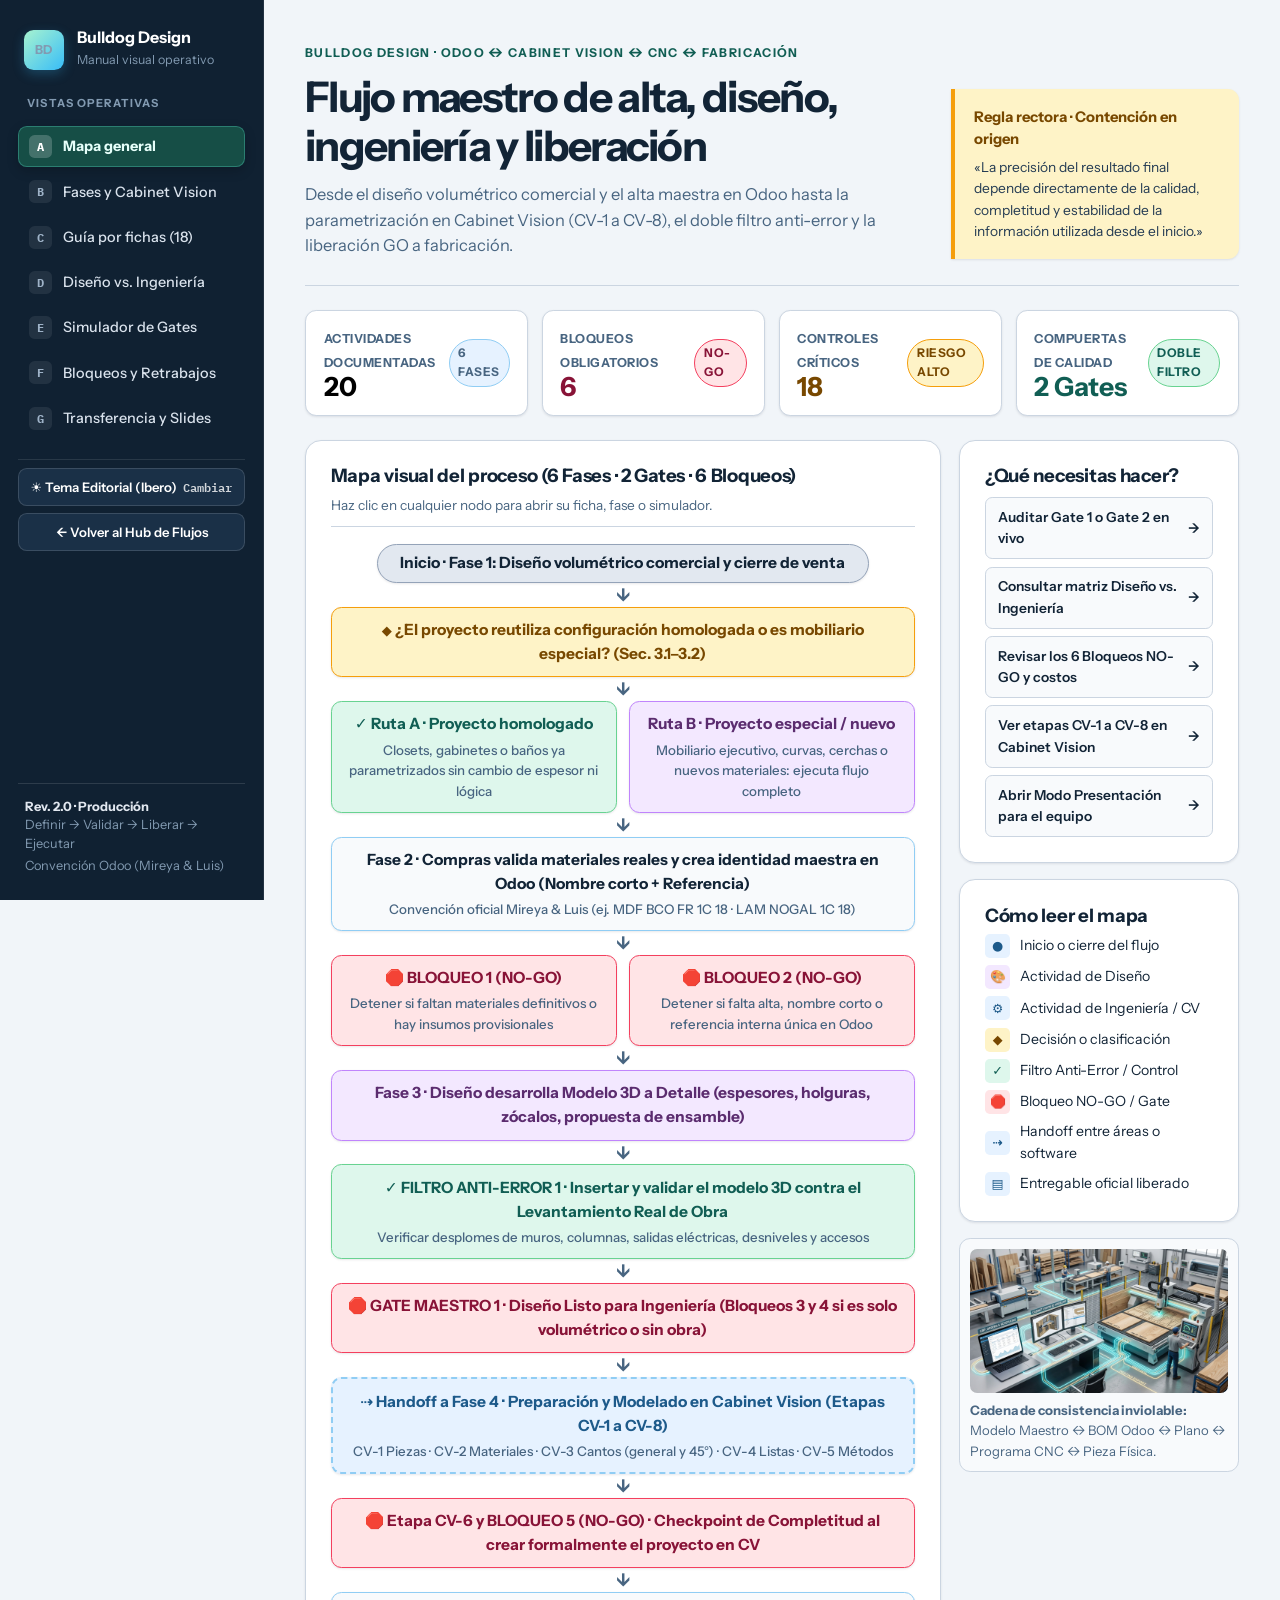
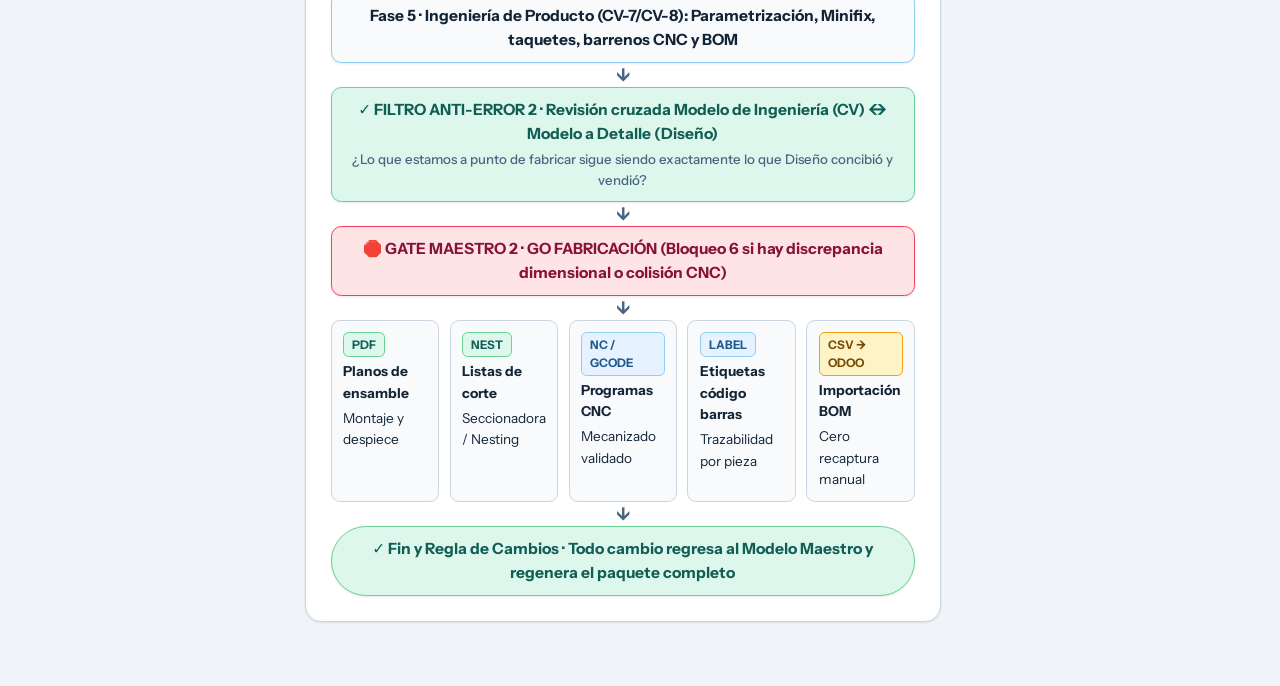
<file: Flujo_Integral_Bulldog_App/app/index.html>
<!doctype html>
<html lang="es-MX" data-theme="light">
<head>
  <meta charset="utf-8">
  <meta name="viewport" content="width=device-width, initial-scale=1">
  <title>Manual visual operativo · Flujo Maestro Bulldog Design (Odoo ↔ Cabinet Vision ↔ Fabricación)</title>
  <link rel="icon" type="image/x-icon" href="assets/app_icon.ico">
  <link rel="stylesheet" href="css/style.css">
</head>
<body>
<a href="#contenido" class="skip">Saltar al contenido principal</a>

<div class="shell">
  <!-- SIDEBAR LATERAL DE LECTURA PROGRESIVA (A - G) -->
  <aside class="sidebar">
    <div class="brand">
      <span class="brand-mark" aria-hidden="true">BD</span>
      <div>
        <strong>Bulldog Design</strong>
        <span>Manual visual operativo</span>
      </div>
    </div>

    <div class="sidebar-section-label">Vistas operativas</div>
    <nav aria-label="Vistas del manual">
      <button type="button" class="nav-link" data-nav-view="mapa" aria-current="page">
        <span class="letter" aria-hidden="true">A</span>Mapa general
      </button>
      <button type="button" class="nav-link" data-nav-view="fases">
        <span class="letter" aria-hidden="true">B</span>Fases y Cabinet Vision
      </button>
      <button type="button" class="nav-link" data-nav-view="fichas">
        <span class="letter" aria-hidden="true">C</span>Guía por fichas (18)
      </button>
      <button type="button" class="nav-link" data-nav-view="comparativa">
        <span class="letter" aria-hidden="true">D</span>Diseño vs. Ingeniería
      </button>
      <button type="button" class="nav-link" data-nav-view="simulador">
        <span class="letter" aria-hidden="true">E</span>Simulador de Gates
      </button>
      <button type="button" class="nav-link" data-nav-view="bloqueos">
        <span class="letter" aria-hidden="true">F</span>Bloqueos y Retrabajos
      </button>
      <button type="button" class="nav-link" data-nav-view="odoo">
        <span class="letter" aria-hidden="true">G</span>Transferencia y Slides
      </button>
    </nav>

    <div class="sidebar-controls">
      <button type="button" class="theme-toggle-btn" id="theme-toggle" title="Alternar entre Modo Editorial Claro (estilo Manual Ibero) y Modo Oscuro Industrial">
        <span id="theme-label">☀️ Tema Editorial (Ibero)</span>
        <span class="mono" style="font-size:0.74rem;opacity:0.8">Cambiar</span>
      </button>
      <a href="../../index.html" class="theme-toggle-btn" style="text-decoration:none;justify-content:center;gap:0.4rem;">
        ← Volver al Hub de Flujos
      </a>
    </div>

    <footer>
      <strong>Rev. 2.0 · Producción</strong><br>
      Definir → Validar → Liberar → Ejecutar<br>
      <span style="display:block;margin-top:0.25rem;">Convención Odoo (Mireya &amp; Luis)</span>
    </footer>
  </aside>

  <!-- CONTENIDO PRINCIPAL -->
  <main id="contenido" class="content" tabindex="-1">

    <!-- ======================================================================
         VISTA A: MAPA GENERAL DEL FLUJO MAESTRO (ESTILO COSTOS IBERO)
         ====================================================================== -->
    <section class="view" id="view-mapa" aria-labelledby="titulo-mapa">
      <header class="hero">
        <div>
          <span class="eyebrow">Bulldog Design · Odoo ↔ Cabinet Vision ↔ CNC ↔ Fabricación</span>
          <h1 id="titulo-mapa">Flujo maestro de alta, diseño, ingeniería y liberación</h1>
          <p>Desde el diseño volumétrico comercial y el alta maestra en Odoo hasta la parametrización en Cabinet Vision (CV-1 a CV-8), el doble filtro anti-error y la liberación GO a fabricación.</p>
        </div>
        <div class="review">
          <strong>Regla rectora · Contención en origen</strong>
          <p>«La precisión del resultado final depende directamente de la calidad, completitud y estabilidad de la información utilizada desde el inicio.»</p>
        </div>
      </header>

      <!-- KPI Strip Interactivo -->
      <div class="kpi-strip" aria-label="Indicadores del flujo operativo">
        <button type="button" class="kpi-card" onclick="navigateToView('fichas', 'all')">
          <div>
            <span>Actividades documentadas</span>
            <strong id="stat-total-tasks">18</strong>
          </div>
          <span class="kpi-badge badge">6 Fases</span>
        </button>
        <button type="button" class="kpi-card" onclick="navigateToView('bloqueos')">
          <div>
            <span>Bloqueos obligatorios</span>
            <strong id="stat-total-blockers" style="color:var(--crimson)">6</strong>
          </div>
          <span class="kpi-badge badge blocker">NO-GO</span>
        </button>
        <button type="button" class="kpi-card" onclick="navigateToView('fichas', 'critical')">
          <div>
            <span>Controles críticos</span>
            <strong id="stat-total-critical" style="color:var(--amber)">11</strong>
          </div>
          <span class="kpi-badge badge warning">Riesgo alto</span>
        </button>
        <button type="button" class="kpi-card" onclick="navigateToView('simulador')">
          <div>
            <span>Compuertas de calidad</span>
            <strong style="color:var(--teal)">2 Gates</strong>
          </div>
          <span class="kpi-badge badge control">Doble Filtro</span>
        </button>
      </div>

      <div class="overview">
        <!-- Diagrama Principal de Nodos Conectados -->
        <div class="panel">
          <div class="panel-head">
            <h3>Mapa visual del proceso (6 Fases · 2 Gates · 6 Bloqueos)</h3>
            <span class="muted small">Haz clic en cualquier nodo para abrir su ficha, fase o simulador.</span>
          </div>

          <div class="flow">
            <a class="node event" href="#task-1-1" onclick="openFichaFromMap('task-1-1', event)">
              Inicio · Fase 1: Diseño volumétrico comercial y cierre de venta
            </a>
            <div class="arrow" aria-hidden="true">↓</div>

            <a class="node decision" href="#task-1-2" onclick="openFichaFromMap('task-1-2', event)">
              ¿El proyecto reutiliza configuración homologada o es mobiliario especial? (Sec. 3.1–3.2)
            </a>
            <div class="arrow" aria-hidden="true">↓</div>

            <div class="branches">
              <a class="node control" href="#task-1-2" onclick="openFichaFromMap('task-1-2', event)">
                Ruta A · Proyecto homologado
                <small>Closets, gabinetes o baños ya parametrizados sin cambio de espesor ni lógica</small>
              </a>
              <a class="node design-node" href="#task-2-1" onclick="openFichaFromMap('task-2-1', event)">
                Ruta B · Proyecto especial / nuevo
                <small>Mobiliario ejecutivo, curvas, cerchas o nuevos materiales: ejecuta flujo completo</small>
              </a>
            </div>
            <div class="arrow" aria-hidden="true">↓</div>

            <a class="node" href="#task-2-1" onclick="openFichaFromMap('task-2-1', event)">
              Fase 2 · Compras valida materiales reales y crea identidad maestra en Odoo (Nombre corto + Referencia)
              <small>Convención oficial Mireya &amp; Luis (ej. MDF BCO FR 1C 18 · LAM NOGAL 1C 18)</small>
            </a>
            <div class="arrow" aria-hidden="true">↓</div>

            <div class="branches">
              <a class="node blocker" href="#task-2-2" onclick="openFichaFromMap('task-2-2', event)">
                BLOQUEO 1 (NO-GO)
                <small>Detener si faltan materiales definitivos o hay insumos provisionales</small>
              </a>
              <a class="node blocker" href="#task-2-4" onclick="openFichaFromMap('task-2-4', event)">
                BLOQUEO 2 (NO-GO)
                <small>Detener si falta alta, nombre corto o referencia interna única en Odoo</small>
              </a>
            </div>
            <div class="arrow" aria-hidden="true">↓</div>

            <a class="node design-node" href="#task-3-1" onclick="openFichaFromMap('task-3-1', event)">
              Fase 3 · Diseño desarrolla Modelo 3D a Detalle (espesores, holguras, zócalos, propuesta de ensamble)
            </a>
            <div class="arrow" aria-hidden="true">↓</div>

            <a class="node control" href="#task-3-3" onclick="openFichaFromMap('task-3-3', event)">
              FILTRO ANTI-ERROR 1 · Insertar y validar el modelo 3D contra el Levantamiento Real de Obra
              <small>Verificar desplomes de muros, columnas, salidas eléctricas, desniveles y accesos</small>
            </a>
            <div class="arrow" aria-hidden="true">↓</div>

            <a class="node blocker" href="#task-3-4" onclick="openFichaFromMap('task-3-4', event)">
              GATE MAESTRO 1 · Diseño Listo para Ingeniería (Bloqueos 3 y 4 si es solo volumétrico o sin obra)
            </a>
            <div class="arrow" aria-hidden="true">↓</div>

            <a class="node handoff" href="#fases" onclick="navigateToView('fases'); return false;">
              ⇢ Handoff a Fase 4 · Preparación y Modelado en Cabinet Vision (Etapas CV-1 a CV-8)
              <small>CV-1 Piezas · CV-2 Materiales · CV-3 Cantos (general y 45°) · CV-4 Listas · CV-5 Métodos</small>
            </a>
            <div class="arrow" aria-hidden="true">↓</div>

            <a class="node blocker" href="#task-4-3" onclick="openFichaFromMap('task-4-3', event)">
              Etapa CV-6 y BLOQUEO 5 (NO-GO) · Checkpoint de Completitud al crear formalmente el proyecto en CV
            </a>
            <div class="arrow" aria-hidden="true">↓</div>

            <a class="node" href="#task-5-1" onclick="openFichaFromMap('task-5-1', event)">
              Fase 5 · Ingeniería de Producto (CV-7/CV-8): Parametrización, Minifix, taquetes, barrenos CNC y BOM
            </a>
            <div class="arrow" aria-hidden="true">↓</div>

            <a class="node control" href="#task-5-2" onclick="openFichaFromMap('task-5-2', event)">
              FILTRO ANTI-ERROR 2 · Revisión cruzada Modelo de Ingeniería (CV) ↔ Modelo a Detalle (Diseño)
              <small>¿Lo que estamos a punto de fabricar sigue siendo exactamente lo que Diseño concibió y vendió?</small>
            </a>
            <div class="arrow" aria-hidden="true">↓</div>

            <a class="node blocker" href="#task-5-3" onclick="openFichaFromMap('task-5-3', event)">
              GATE MAESTRO 2 · GO FABRICACIÓN (Bloqueo 6 si hay discrepancia dimensional o colisión CNC)
            </a>
            <div class="arrow" aria-hidden="true">↓</div>

            <div class="files">
              <a class="file" href="#task-6-1" onclick="openFichaFromMap('task-6-1', event)">
                <span class="badge control">PDF</span>
                <strong>Planos de ensamble</strong>
                <small>Montaje y despiece</small>
              </a>
              <a class="file" href="#task-6-1" onclick="openFichaFromMap('task-6-1', event)">
                <span class="badge control">NEST</span>
                <strong>Listas de corte</strong>
                <small>Seccionadora / Nesting</small>
              </a>
              <a class="file" href="#task-6-1" onclick="openFichaFromMap('task-6-1', event)">
                <span class="badge engineering">NC / GCODE</span>
                <strong>Programas CNC</strong>
                <small>Mecanizado validado</small>
              </a>
              <a class="file" href="#task-6-1" onclick="openFichaFromMap('task-6-1', event)">
                <span class="badge">LABEL</span>
                <strong>Etiquetas código barras</strong>
                <small>Trazabilidad por pieza</small>
              </a>
              <a class="file" href="#task-6-3" onclick="openFichaFromMap('task-6-3', event)">
                <span class="badge procurement">CSV → ODOO</span>
                <strong>Importación BOM</strong>
                <small>Cero recaptura manual</small>
              </a>
            </div>
            <div class="arrow" aria-hidden="true">↓</div>

            <a class="node control end" href="#task-6-2" onclick="openFichaFromMap('task-6-2', event)">
              Fin y Regla de Cambios · Todo cambio regresa al Modelo Maestro y regenera el paquete completo
            </a>
          </div>
        </div>

        <!-- Columna Lateral Derecha: Accesos rápidos, Simbología y Evidencia Visual -->
        <aside aria-label="Atajos, simbología y visualización">
          <div class="panel">
            <h3>¿Qué necesitas hacer?</h3>
            <div class="quick" style="margin-top:0.65rem">
              <button type="button" onclick="navigateToView('simulador')">
                <span>Auditar Gate 1 o Gate 2 en vivo</span>
                <span>→</span>
              </button>
              <button type="button" onclick="navigateToView('comparativa')">
                <span>Consultar matriz Diseño vs. Ingeniería</span>
                <span>→</span>
              </button>
              <button type="button" onclick="navigateToView('bloqueos')">
                <span>Revisar los 6 Bloqueos NO-GO y costos</span>
                <span>→</span>
              </button>
              <button type="button" onclick="navigateToView('fichas', 'engineering')">
                <span>Ver etapas CV-1 a CV-8 en Cabinet Vision</span>
                <span>→</span>
              </button>
              <button type="button" onclick="navigateToView('odoo')">
                <span>Abrir Modo Presentación para el equipo</span>
                <span>→</span>
              </button>
            </div>
          </div>

          <div class="panel">
            <h3>Cómo leer el mapa</h3>
            <ul class="key">
              <li><span class="symbol">●</span> Inicio o cierre del flujo</li>
              <li><span class="symbol design">🎨</span> Actividad de Diseño</li>
              <li><span class="symbol">⚙️</span> Actividad de Ingeniería / CV</li>
              <li><span class="symbol decision">◆</span> Decisión o clasificación</li>
              <li><span class="symbol control">✓</span> Filtro Anti-Error / Control</li>
              <li><span class="symbol blocker">🛑</span> Bloqueo NO-GO / Gate</li>
              <li><span class="symbol">⇢</span> Handoff entre áreas o software</li>
              <li><span class="symbol">▤</span> Entregable oficial liberado</li>
            </ul>
          </div>

          <figure class="capture">
            <img src="assets/pipeline_automation.jpg" alt="Arquitectura visual del flujo Odoo a Cabinet Vision y CNC">
            <figcaption>
              <strong>Cadena de consistencia inviolable:</strong> Modelo Maestro ↔ BOM Odoo ↔ Plano ↔ Programa CNC ↔ Pieza Física.
            </figcaption>
          </figure>
        </aside>
      </div>
    </section>

    <!-- ======================================================================
         VISTA B: FASES DEL FLUJO Y LAS 8 ETAPAS DE CABINET VISION (CV-1 A CV-8)
         ====================================================================== -->
    <section class="view" id="view-fases" aria-labelledby="titulo-fases" hidden>
      <header class="hero">
        <div>
          <span class="eyebrow">Recorrido secuencial · 6 Fases y Subflujo Cabinet Vision</span>
          <h2 id="titulo-fases">Línea de tiempo por fase y preparación en Cabinet Vision</h2>
          <p>Consulta la secuencia completa dividida entre la fase pre-ingeniería (Diseño, Compras y Odoo) y la fase de ingeniería y planta (Cabinet Vision CV-1 a CV-8, Doble Filtro y Fabricación).</p>
        </div>
        <div class="review">
          <strong>Ecuación crítica del espesor (CV-2)</strong>
          <p><code>Espacio − Tablero − Laminado − Forro = Pieza</code>. Una variación de 1 mm altera barrenados, uniones y programas CNC.</p>
        </div>
      </header>

      <div class="split">
        <article class="panel">
          <div class="panel-head">
            <div>
              <span class="badge design">Bloque I · Fases 1 a 3</span>
              <h3 style="margin-top:0.3rem">Comercial, Compras Odoo y Diseño a Detalle</h3>
            </div>
            <span class="small muted">Cierra en Gate 1</span>
          </div>
          <ol class="timeline" id="timeline-bloque-1"></ol>
        </article>

        <article class="panel">
          <div class="panel-head">
            <div>
              <span class="badge engineering">Bloque II · Fases 4 a 6</span>
              <h3 style="margin-top:0.3rem">Cabinet Vision, Doble Filtro y GO Fabricación</h3>
            </div>
            <span class="small muted">Cierra en Gate 2 y Odoo</span>
          </div>
          <ol class="timeline" id="timeline-bloque-2"></ol>
        </article>
      </div>

      <!-- Panel Especial: Las 8 Etapas Internas de Cabinet Vision (CV-1 a CV-8) -->
      <div class="panel block">
        <div class="panel-head">
          <div>
            <span class="badge engineering">Subflujo Técnico Obligatorio · Fase 4</span>
            <h3 style="margin-top:0.3rem">Las 8 Etapas de Configuración en Cabinet Vision (CV-1 a CV-8)</h3>
          </div>
          <span class="small muted">Prohibido crear o modelar el proyecto en CV-6 si falta algún elemento de CV-1 a CV-5</span>
        </div>

        <div class="records" style="grid-template-columns: repeat(4, minmax(0, 1fr));">
          <div class="record">
            <span class="badge engineering">CV-1 · Piezas</span>
            <h4>Catálogo de partes especiales</h4>
            <p class="small muted">Creación previa de componentes no estándar: cerchas estructurales, tapas curvas y forros especiales.</p>
          </div>
          <div class="record">
            <span class="badge procurement">CV-2 · Materiales</span>
            <h4>Identidad Odoo + Espesor real</h4>
            <p class="small muted">Nombre corto idéntico a Odoo, Referencia Interna única y espesor calibrado con muestra física o ficha técnica.</p>
          </div>
          <div class="record">
            <span class="badge engineering">CV-3 · Cubrecantos</span>
            <h4>General vs. Especial 45°</h4>
            <p class="small muted">Asociación de cubrecanto estándar y cubrecanto de mayor espesor para encuentros con bisel a 45°.</p>
          </div>
          <div class="record">
            <span class="badge engineering">CV-4 · Listas (BOMs)</span>
            <h4>Segmentación por módulo</h4>
            <p class="small muted">Configuración de listas separadas por gabinetes, alacenas, puertas independientes, cajones y herrajes.</p>
          </div>
          <div class="record">
            <span class="badge engineering">CV-5 · Métodos</span>
            <h4>Método de construcción</h4>
            <p class="small muted">Reglas de unión, offsets de fondos, holguras, encuentros y comportamiento paramétrico del proyecto.</p>
          </div>
          <div class="record record-blocker">
            <span class="badge blocker">CV-6 · BLOQUEO 5</span>
            <h4>Creación formal del proyecto</h4>
            <p class="small muted">Checkpoint de completitud en pantalla. Si falta un solo material, canto, lista o método → <strong>NO-GO</strong>.</p>
          </div>
          <div class="record">
            <span class="badge engineering">CV-7 · Modelado 3D</span>
            <h4>Modelado técnico de ingeniería</h4>
            <p class="small muted">Construcción 3D fiel al diseño a detalle y al levantamiento de obra para despiece automático.</p>
          </div>
          <div class="record record-control">
            <span class="badge control">CV-8 · Parametrización</span>
            <h4>Escalamiento y límites curvos</h4>
            <p class="small muted">Escalamiento paramétrico en muebles rectos; fijación geométrica en cerchas y paños curvos orgánicos.</p>
          </div>
        </div>
      </div>
    </section>

    <!-- ======================================================================
         VISTA C: GUÍA OPERATIVA POR FICHAS (18 FICHAS CON BUSCADOR Y FILTROS)
         ====================================================================== -->
    <section class="view" id="view-fichas" aria-labelledby="titulo-fichas" hidden>
      <header class="hero">
        <div>
          <span class="eyebrow">Instrucciones detalladas · 18 Fichas Operativas</span>
          <h2 id="titulo-fichas">Guía operativa por actividad y área responsable</h2>
          <p>Abre cualquier ficha para consultar su referencia documental, área responsable, software, prerrequisitos de entrada, entregables de salida y reglas críticas.</p>
        </div>
        <div class="review">
          <strong>Trazabilidad documental</strong>
          <p>Cada ficha conserva la referencia exacta a las secciones (§3 a §62) del documento maestro <code>Bulldog_Flujo_Integral_R00</code>.</p>
        </div>
      </header>

      <div class="search">
        <label for="search-input"><strong>Buscar actividad, sección, material, rol o entregable</strong></label>
        <input id="search-input" type="search" placeholder="Ej. Mireya, Minifix, CV-6, Bloqueo, levantamiento, 45° o Odoo..." autocomplete="off">
        <span id="search-status" class="small muted" role="status"></span>
      </div>

      <div class="toolbar" aria-label="Filtrar fichas por categoría">
        <button class="button" type="button" data-filter="all" aria-pressed="true">Todas (18)</button>
        <button class="button" type="button" data-filter="design" aria-pressed="false">🎨 Diseño</button>
        <button class="button" type="button" data-filter="procurement" aria-pressed="false">📦 Compras / Odoo</button>
        <button class="button" type="button" data-filter="engineering" aria-pressed="false">⚙️ Ingeniería / CV</button>
        <button class="button" type="button" data-filter="blocker" aria-pressed="false">🛑 Bloqueos NO-GO (4)</button>
        <button class="button" type="button" data-filter="critical" aria-pressed="false">⚠️ Puntos Críticos</button>
        <button class="button" type="button" data-filter="fabrication" aria-pressed="false">🚀 GO Fabricación</button>
        <button class="button" type="button" id="btn-expand-all" style="margin-left:auto">Expandir todas</button>
        <button class="button" type="button" id="btn-collapse-all">Contraer todas</button>
      </div>

      <div id="fichas-container"></div>
    </section>

    <!-- ======================================================================
         VISTA D: COMPARATIVA DISEÑO VS. INGENIERÍA Y CASO CURVA ORGÁNICA
         ====================================================================== -->
    <section class="view" id="view-comparativa" aria-labelledby="titulo-comparativa" hidden>
      <header class="hero">
        <div>
          <span class="eyebrow">Delimitación técnica de responsabilidades · Sec. 18–20</span>
          <h2 id="titulo-comparativa">Diseño vs. Ingeniería de Producto</h2>
          <p>Dos misiones técnicas complementarias. Dividir las decisiones en la etapa donde resulta más eficiente resolverlas evita colapsar a Ingeniería con definiciones abiertas.</p>
        </div>
        <div class="review">
          <strong>Principio de frontera operativa</strong>
          <p>«Ingeniería no debe utilizarse como una extensión de Diseño para terminar decisiones que aún continúan abiertas.»</p>
        </div>
      </header>

      <div class="split">
        <div class="panel" style="border-top:4px solid var(--plum-border)">
          <span class="badge design">Misión de Diseño</span>
          <h3 style="margin-top:0.4rem">¿Qué producto debemos fabricar y cómo debe resolverse conceptualmente?</h3>
          <p class="small muted" style="margin-top:0.4rem">Define geometría, intención formal, ergonomía, acabados aprobados por Compras, solución constructiva general, propuesta de módulos y validación contra levantamiento real en obra (Filtro 1).</p>
        </div>
        <div class="panel" style="border-top:4px solid var(--blue-border)">
          <span class="badge engineering">Misión de Ingeniería</span>
          <h3 style="margin-top:0.4rem">¿Cómo fabricaremos, conectaremos, parametrizaremos y mecanizaremos ese producto?</h3>
          <p class="small muted" style="margin-top:0.4rem">Parametriza activos en Cabinet Vision (CV-1 a CV-8), calcula espesores milimétricos, aplica Minifix/taquetes/barrenos CNC, audita congruencia (Filtro 2) y emite planos, nesting, G-Code y BOM Odoo.</p>
        </div>
      </div>

      <div class="panel block">
        <div class="panel-head">
          <h3>Matriz comparativa de responsabilidades por dimensión técnica</h3>
          <span class="badge">6 Dimensiones Operativas</span>
        </div>
        <div id="comparison-table-container" class="table-wrap"></div>
      </div>

      <div class="overview block">
        <div class="panel">
          <div class="panel-head">
            <h3>Caso práctico de estudio: El mueble con curva orgánica</h3>
            <span class="badge warning">Ejemplo real de frontera</span>
          </div>
          <div class="split">
            <div class="notice" style="border-left-color:var(--plum-border);background:var(--plum-bg)">
              <strong>1. Lo que entrega Diseño</strong>
              <p class="small" style="margin-top:0.35rem">Diseño define el trazo exacto de la curva en planta, su radio de curvatura, la tangencia con los paños rectos, la ergonomía, las vistas exteriores y el acabado estético aprobado.</p>
            </div>
            <div class="notice control-notice">
              <strong>2. Lo que resuelve Ingeniería</strong>
              <p class="small" style="margin-top:0.35rem">Ingeniería calcula las cerchas estructurales internas, el espesor del sustrato flexible, la compensación de radio de la broca CNC, el laminado que no se fracture en prensa y los herrajes de unión.</p>
            </div>
          </div>
        </div>
        <aside>
          <figure class="capture">
            <img src="assets/design_vs_engineering.jpg" alt="Comparativa visual Diseño Conceptual vs Ingeniería Cabinet Vision">
            <figcaption><strong>Frontera clara:</strong> Diseño resuelve forma y obra; Ingeniería resuelve parametrización y CNC.</figcaption>
          </figure>
        </aside>
      </div>
    </section>

    <!-- ======================================================================
         VISTA E: SIMULADOR DE GATES Y SISTEMA DE DOBLE FILTRO ANTI-ERROR
         ====================================================================== -->
    <section class="view" id="view-simulador" aria-labelledby="titulo-simulador" hidden>
      <header class="hero">
        <div>
          <span class="eyebrow">Auditoría interactiva de liberación · Doble Filtro Anti-Error</span>
          <h2 id="titulo-simulador">Simulador de Gates (Gate 1 y Gate 2)</h2>
          <p>Comprueba en tiempo real si un proyecto cumple las condiciones obligatorias para pasar a Ingeniería (Gate 1) o liberarse a corte y CNC en planta (Gate 2).</p>
        </div>
        <div class="review">
          <strong>Política de cero excepciones</strong>
          <p>Si falta un solo requisito crítico, el Gate permanece en estado <strong>NO-GO BLOQUEADO</strong> para evitar propagar errores a fábrica.</p>
        </div>
      </header>

      <div class="toolbar">
        <button type="button" class="button primary" onclick="markAllSimulatorGates(true)">✓ Simular Proyecto 100% Aprobado (GO)</button>
        <button type="button" class="button" onclick="markAllSimulatorGates(false)">↺ Reiniciar Auditoría (NO-GO)</button>
      </div>

      <div id="gate-simulator-container"></div>

      <div class="panel block">
        <div class="panel-head">
          <h3>Arquitectura del Sistema de Doble Filtro Anti-Error</h3>
          <span class="badge control">Verificación cruzada</span>
        </div>
        <div class="split">
          <div class="notice control-notice">
            <strong>FILTRO ANTI-ERROR 1 · Diseño a Detalle ↔ Levantamiento Real de Obra</strong>
            <p class="small" style="margin-top:0.35rem"><strong>Pregunta clave:</strong> ¿El producto diseñado funciona realmente dentro del espacio físico de obra (desplomes, columnas, instalaciones, accesos)?</p>
            <p class="small muted" style="margin-top:0.25rem">Si falla → <strong>NO-GO</strong> (Se corrige en Diseño antes de tocar Cabinet Vision).</p>
          </div>
          <div class="notice control-notice">
            <strong>FILTRO ANTI-ERROR 2 · Modelo de Ingeniería (CV) ↔ Modelo a Detalle (Diseño)</strong>
            <p class="small" style="margin-top:0.35rem"><strong>Pregunta clave:</strong> ¿Lo que estamos a punto de fabricar sigue siendo exactamente lo que Diseño concibió y el cliente compró?</p>
            <p class="small muted" style="margin-top:0.25rem">Si falla → <strong>NO-GO</strong> (Se ajusta en Cabinet Vision antes de generar código CNC).</p>
          </div>
        </div>
      </div>
    </section>

    <!-- ======================================================================
         VISTA F: LOS 6 BLOQUEOS MAESTROS (NO-GO) Y MATRIZ DE RETRABAJO (1x A 100x)
         ====================================================================== -->
    <section class="view" id="view-bloqueos" aria-labelledby="titulo-bloqueos" hidden>
      <header class="hero">
        <div>
          <span class="eyebrow">Política de contención de costos · Sec. 55–62</span>
          <h2 id="titulo-bloqueos">Los 6 Bloqueos Maestros (NO-GO) y Costo Exponencial del Retrabajo</h2>
          <p>Un error omitido en Compras o Diseño se multiplica hasta 100 veces cuando llega a corte CNC o instalación en sitio. Cada bloqueo protege la rentabilidad y el calendario de planta.</p>
        </div>
        <div class="review">
          <strong>Escala de impacto</strong>
          <p>Corregir en Odoo cuesta <strong>1x</strong> (minutos); corregir en obra cuesta <strong>100x</strong> (1 a 2 semanas de paro y reposición de material).</p>
        </div>
      </header>

      <div class="panel">
        <div class="panel-head">
          <h3>Registro de los 6 puntos de detención obligatoria (NO-GO #1 a NO-GO #6)</h3>
          <span class="badge blocker">Aplicación estricta</span>
        </div>
        <div class="records" id="blockers-cards-container"></div>
      </div>

      <div class="panel block">
        <div class="panel-head">
          <h3>Matriz de multiplicación exponencial del costo de retrabajo (1x → 100x)</h3>
          <span class="badge warning">Evidencia operativa</span>
        </div>
        <div id="rework-matrix-container" class="table-wrap"></div>
      </div>
    </section>

    <!-- ======================================================================
         VISTA G: CONTRATOS DE TRANSFERENCIA ODOO Y MODO PRESENTACIÓN EJECUTIVA
         ====================================================================== -->
    <section class="view" id="view-odoo" aria-labelledby="titulo-odoo" hidden>
      <header class="hero">
        <div>
          <span class="eyebrow">Integración de sistemas · Odoo ↔ Cabinet Vision ↔ Planta</span>
          <h2 id="titulo-odoo">Contratos de transferencia y presentación ejecutiva</h2>
          <p>Verifica los contratos de datos entre Compras, Odoo, Diseño, Cabinet Vision y Maquinados, o proyecta las 6 láminas ejecutivas para capacitación del equipo.</p>
        </div>
        <div class="review">
          <strong>Identificador maestro único</strong>
          <p>La <strong>Referencia Interna de Odoo</strong> y el <strong>Nombre Corto</strong> (Mireya &amp; Luis) gobiernan toda la cadena de importación automática.</p>
        </div>
      </header>

      <!-- Mapa de Contratos de Transferencia (Estilo Manual Costos Ibero) -->
      <div class="panel">
        <div class="panel-head">
          <h3>Mapa de transferencia: Origen → Destino funcional y criterio de aceptación</h3>
          <span class="badge control">4 Transferencias Críticas</span>
        </div>
        <div class="matrix">
          <div class="transfer">
            <div>
              <span class="badge procurement">TR-01 · Compras → Odoo ERP</span>
              <h4>Documento Base Definitivo de Materiales</h4>
              <p class="small muted">Acabado, espesor calibrado, proveedor, costo, lead time y unidad de compra.</p>
            </div>
            <div class="arrow" aria-hidden="true">→</div>
            <div>
              <span class="badge control">Catálogo Maestro Odoo (Bloqueos 1 y 2)</span>
              <h4>Alta con Nombre Corto + Referencia Interna</h4>
              <p class="small">Convención Mireya &amp; Luis (ej. <code>MDF BCO FR 1C 18</code>). Sin duplicados ni nombres largos que Cabinet Vision trunque.</p>
            </div>
          </div>

          <div class="transfer">
            <div>
              <span class="badge design">TR-02 · Diseño → Ingeniería (Gate 1)</span>
              <h4>Modelo 3D a Detalle + Levantamiento Validado</h4>
              <p class="small muted">Geometría definitiva, holguras, zócalos, propuesta de ensamble y Filtro 1 aprobado en obra.</p>
            </div>
            <div class="arrow" aria-hidden="true">→</div>
            <div>
              <span class="badge engineering">Cabinet Vision (Etapas CV-1 a CV-6)</span>
              <h4>Checkpoint de Completitud (Bloqueo 5)</h4>
              <p class="small">Asignación 100% de piezas, materiales Odoo, cubrecantos (general y 45°), listas y métodos antes de modelar.</p>
            </div>
          </div>

          <div class="transfer">
            <div>
              <span class="badge engineering">TR-03 · Cabinet Vision → Planta CNC (Gate 2)</span>
              <h4>Modelo Paramétrico Validado en Filtro 2</h4>
              <p class="small muted">Revisión cruzada Ingeniería ↔ Diseño aprobada y herrajes Minifix/taquetes/barrenos sin colisión.</p>
            </div>
            <div class="arrow" aria-hidden="true">→</div>
            <div>
              <span class="badge control">Paquete Técnico GO Fabricación</span>
              <h4>Planos + Nesting + Código CNC + Etiquetas</h4>
              <p class="small">Generación desde fuente única. Todo cambio posterior exige actualizar el modelo maestro y regenerar el paquete.</p>
            </div>
          </div>

          <div class="transfer">
            <div>
              <span class="badge engineering">TR-04 · Cabinet Vision → Odoo MRP</span>
              <h4>Reporte Estructurado de Materiales (CSV / BOM)</h4>
              <p class="small muted">Exportación directa desde el modelo liberado en Cabinet Vision.</p>
            </div>
            <div class="arrow" aria-hidden="true">→</div>
            <div>
              <span class="badge procurement">Importación Masiva de Lista de Materiales (LdM)</span>
              <h4>Vinculación automática por Referencia Interna</h4>
              <p class="small">Cero recaptura manual. Si un solo material difiere en nombre o referencia respecto a Odoo, la importación se bloquea.</p>
            </div>
          </div>
        </div>
      </div>

      <!-- Carrusel / Modo Presentación Ejecutiva de 6 Diapositivas -->
      <div class="panel block" id="presentation-panel">
        <div class="panel-head">
          <div>
            <span class="badge" id="pres-badge">Presentación Ejecutiva</span>
            <h3 style="margin-top:0.3rem">Modo Presentación para el Equipo (<span id="pres-counter">Diapositiva 1 de 6</span>)</h3>
          </div>
          <div class="toolbar" style="margin:0">
            <button type="button" class="button" onclick="prevSlide()">← Anterior</button>
            <button type="button" class="button primary" onclick="nextSlide()">Siguiente →</button>
          </div>
        </div>

        <div class="progress-track">
          <div id="pres-progress-bar" class="progress-fill" style="width:16.6%"></div>
        </div>

        <div class="overview" style="margin-top:1rem">
          <div>
            <h2 id="pres-title">Flujo Maestro Bulldog Design</h2>
            <p class="muted" id="pres-subtitle" style="margin-top:0.35rem;font-weight:600">De la Venta a la Fabricación de Alta Precisión en Cabinet Vision</p>
            <div class="notice block" style="margin-top:0.9rem">
              <p id="pres-quote" style="font-style:italic"></p>
            </div>
            <h4 style="margin-top:1rem">Puntos clave para el equipo:</h4>
            <ul id="pres-bullets" style="margin-top:0.5rem;padding-left:1.3rem"></ul>
          </div>
          <aside>
            <figure class="capture">
              <img id="pres-image" src="assets/hero_banner.jpg" alt="Lámina visual de presentación">
              <figcaption class="small muted">Usa las teclas <code>←</code> y <code>→</code> para cambiar de lámina.</figcaption>
            </figure>
          </aside>
        </div>
      </div>
    </section>

  </main>
</div>

<script src="data/workflow_data.js"></script>
<script src="js/app.js"></script>
</body>
</html>
</file>
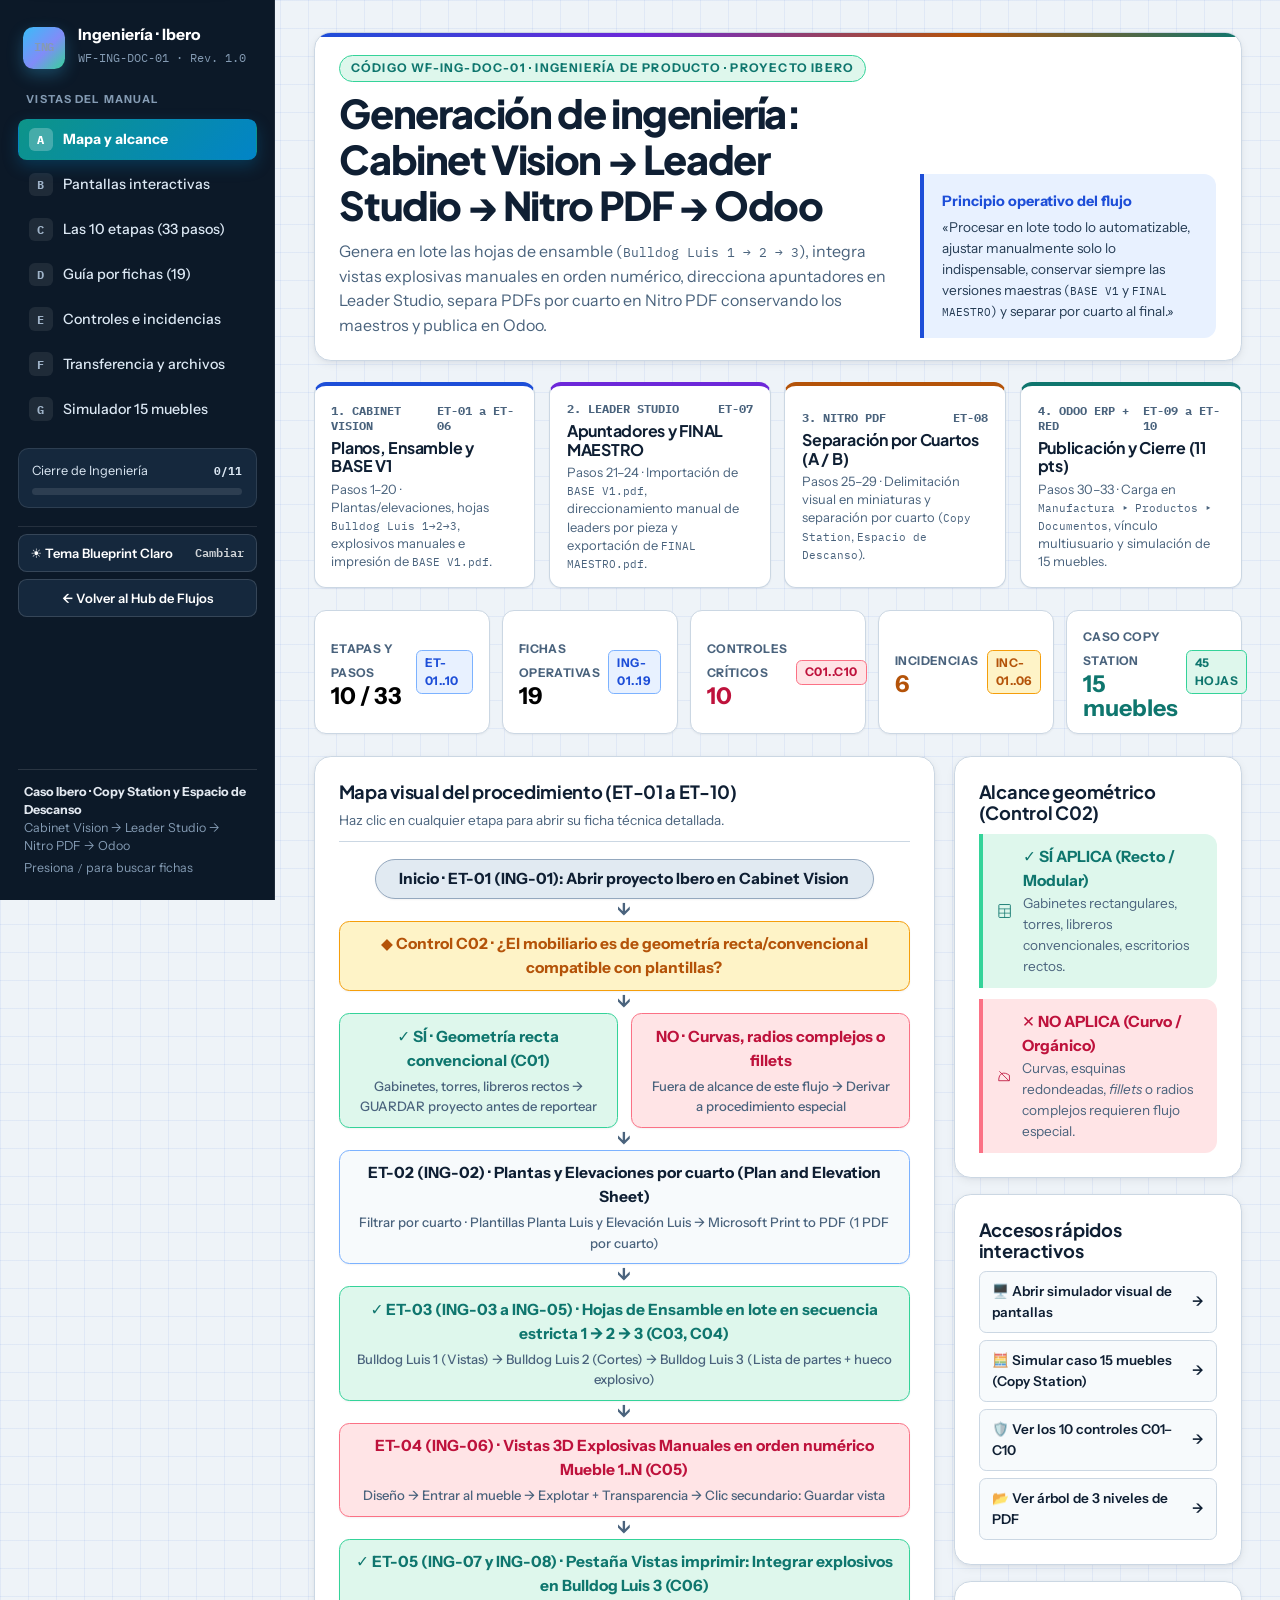
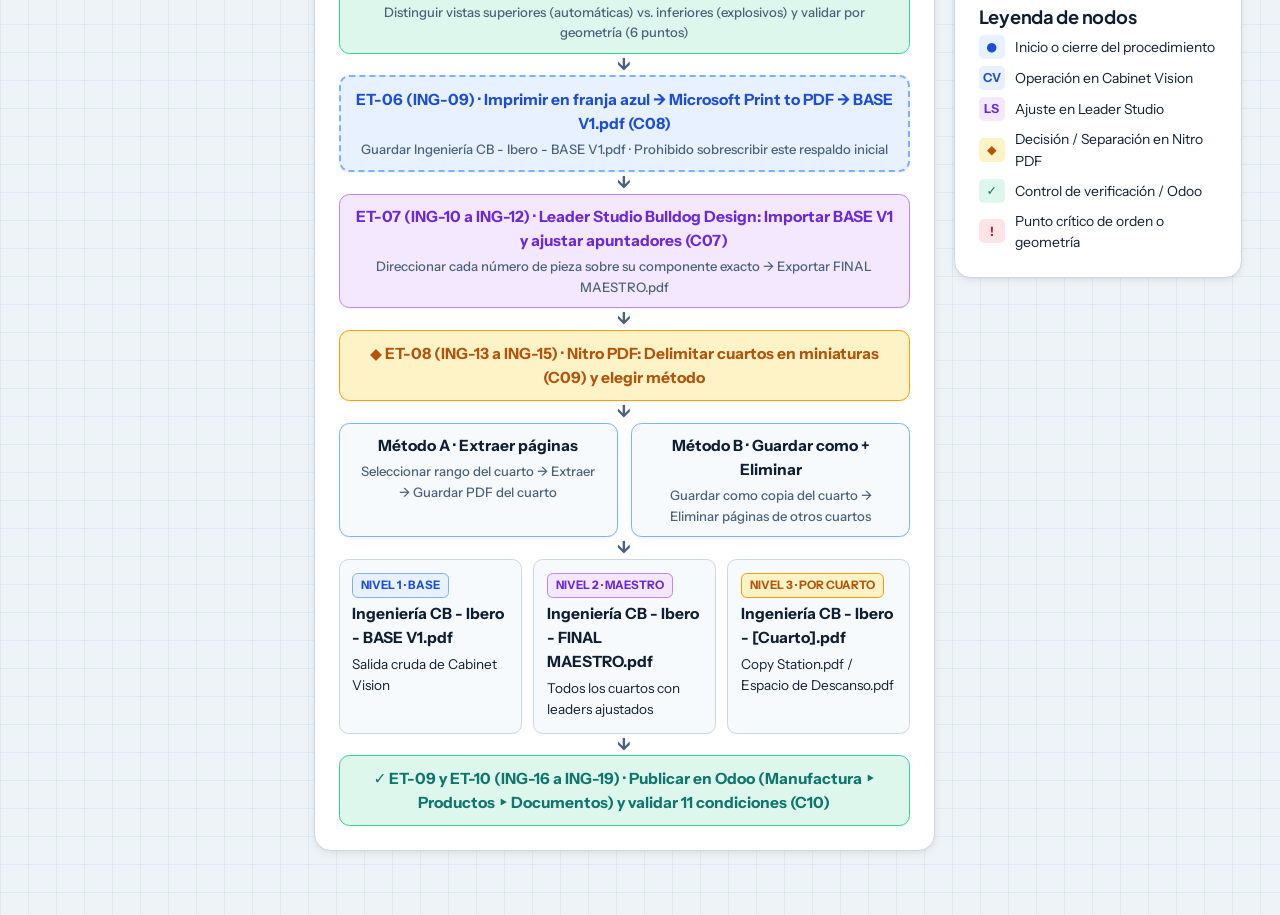
<file: ingenieria-ibero.html>
<!doctype html>
<html lang="es-MX" data-theme="light">
<head>
  <meta charset="utf-8">
  <meta name="viewport" content="width=device-width, initial-scale=1">
  <title>Manual Visual Operativo · WF-ING-DOC-01 · Generación de Ingeniería (Cabinet Vision → Leader Studio → Nitro PDF → Odoo)</title>
  <link rel="icon" href="data:,">
  <style>
    @import url('https://fonts.googleapis.com/css2?family=Instrument+Sans:ital,wght@0,400;0,500;0,600;0,700;1,400&family=Plus+Jakarta+Sans:wght@500;600;700;800&family=IBM+Plex+Mono:wght@400;600;700&display=swap');

    :root {
      /* Tema Editorial Blueprint Claro (Por defecto) */
      --ink: #0f1f33;
      --ink-soft: #243b53;
      --muted: #4a637d;
      --paper: #eef3f8;
      --paper-alt: #e1eaf2;
      --white: #ffffff;
      --surface-subtle: #f7fafc;
      --surface-glass: rgba(255, 255, 255, 0.88);
      --line: #cbd7e3;
      --line-strong: #94a8be;
      --grid-dot: rgba(29, 78, 216, 0.065);

      --shadow-xs: 0 1px 2px rgba(15, 23, 42, 0.05);
      --shadow-sm: 0 3px 10px rgba(15, 23, 42, 0.06), 0 1px 3px rgba(15, 23, 42, 0.04);
      --shadow-md: 0 12px 28px -6px rgba(15, 23, 42, 0.11), 0 4px 10px -2px rgba(15, 23, 42, 0.05);
      --shadow-lg: 0 22px 45px -12px rgba(15, 23, 42, 0.18);

      /* Sidebar Institucional de Ingeniería */
      --nav: #0c1928;
      --nav-surface: #15283d;
      --nav-text: #dbe7f3;
      --nav-muted: #849bb3;
      --nav-active-bg: linear-gradient(135deg, #0d9488 0%, #0284c7 100%);
      --nav-active-text: #ffffff;

      /* Colores Semánticos por Software y Criticidad */
      --cv: #1d4ed8;
      --cv-bg: #e8f1ff;
      --cv-border: #7cb2ff;

      --ls: #6d28d9;
      --ls-bg: #f3e8ff;
      --ls-border: #c084fc;

      --nitro: #b45309;
      --nitro-bg: #fef3c7;
      --nitro-border: #f59e0b;

      --odoo: #0f766e;
      --odoo-bg: #def7ec;
      --odoo-border: #34d399;

      --crit: #be123c;
      --crit-bg: #ffe4e6;
      --crit-border: #fb7185;

      --focus: #0284c7;
      --radius-sm: 0.45rem;
      --radius-md: 0.75rem;
      --radius-lg: 1.05rem;
    }

    html[data-theme="dark"] {
      --ink: #f1f5f9;
      --ink-soft: #cbd5e1;
      --muted: #94a3b8;
      --paper: #090e1a;
      --paper-alt: #11192c;
      --white: #141e33;
      --surface-subtle: #1a2742;
      --surface-glass: rgba(20, 30, 51, 0.9);
      --line: #263654;
      --line-strong: #43597d;
      --grid-dot: rgba(56, 189, 248, 0.06);

      --shadow-xs: 0 1px 3px rgba(0, 0, 0, 0.35);
      --shadow-sm: 0 4px 14px rgba(0, 0, 0, 0.4);
      --shadow-md: 0 14px 34px rgba(0, 0, 0, 0.52);
      --shadow-lg: 0 26px 54px rgba(0, 0, 0, 0.68);

      --nav: #050912;
      --nav-surface: #0f172a;
      --nav-text: #e2e8f0;
      --nav-muted: #64748b;

      --cv: #60a5fa;
      --cv-bg: rgba(30, 64, 175, 0.28);
      --cv-border: #3b82f6;

      --ls: #d8b4fe;
      --ls-bg: rgba(109, 40, 217, 0.28);
      --ls-border: #a855f7;

      --nitro: #fcd34d;
      --nitro-bg: rgba(180, 83, 9, 0.28);
      --nitro-border: #f59e0b;

      --odoo: #6ee7b7;
      --odoo-bg: rgba(15, 118, 110, 0.3);
      --odoo-border: #10b981;

      --crit: #fda4af;
      --crit-bg: rgba(190, 18, 60, 0.3);
      --crit-border: #f43f5e;
    }

    * { box-sizing: border-box; }
    body {
      margin: 0;
      color: var(--ink);
      background-color: var(--paper);
      background-image:
        linear-gradient(to right, var(--grid-dot) 1px, transparent 1px),
        linear-gradient(to bottom, var(--grid-dot) 1px, transparent 1px);
      background-size: 28px 28px;
      font: 15.5px/1.55 "Instrument Sans", "Segoe UI", system-ui, -apple-system, sans-serif;
      -webkit-font-smoothing: antialiased;
      transition: background-color 0.2s ease, color 0.2s ease;
    }

    button, input, select { font: inherit; }
    a { color: var(--cv); text-underline-offset: 3px; }
    a:hover { text-decoration-thickness: 2px; }
    a:focus-visible, button:focus-visible, input:focus-visible, summary:focus-visible {
      outline: 3px solid var(--focus);
      outline-offset: 3px;
    }

    h1, h2, h3, h4, p, figure { margin: 0; }
    h1, h2, h3, h4 {
      font-family: "Plus Jakarta Sans", "Instrument Sans", sans-serif;
      line-height: 1.16;
      color: var(--ink);
    }
    h1 { font-size: clamp(1.85rem, 3.1vw, 2.85rem); letter-spacing: -0.035em; font-weight: 800; }
    h2 { font-size: clamp(1.45rem, 2.4vw, 2.05rem); letter-spacing: -0.03em; font-weight: 800; }
    h3 { font-size: 1.14rem; letter-spacing: -0.015em; font-weight: 700; }
    h4 { font-size: 0.98rem; font-weight: 700; }
    small, .small { font-size: 0.85rem; }
    .muted { color: var(--muted); }
    code, .id, .mono {
      font-family: "IBM Plex Mono", Consolas, monospace;
      font-size: 0.84em;
    }
    .id { font-weight: 700; color: var(--cv); }

    .skip {
      position: absolute;
      top: 1rem;
      left: 1rem;
      z-index: 100;
      background: var(--white);
      color: var(--ink);
      padding: 0.6rem 1rem;
      border-radius: var(--radius-sm);
      box-shadow: var(--shadow-md);
      transform: translateY(-200%);
    }
    .skip:focus { transform: none; }

    /* ==========================================================================
       SHELL PRINCIPAL Y SIDEBAR STICKY (A–G)
       ========================================================================== */
    .shell {
      display: grid;
      grid-template-columns: 17.2rem minmax(0, 1fr);
      min-height: 100vh;
    }

    .sidebar {
      position: sticky;
      top: 0;
      height: 100vh;
      display: flex;
      flex-direction: column;
      gap: 1.15rem;
      padding: 1.45rem 1.1rem;
      background: var(--nav);
      color: var(--nav-text);
      overflow-y: auto;
      border-right: 1px solid rgba(255, 255, 255, 0.08);
      z-index: 40;
    }

    .brand {
      display: flex;
      gap: 0.8rem;
      align-items: center;
      padding: 0.2rem 0.35rem;
    }

    .brand-mark {
      display: grid;
      place-items: center;
      width: 2.6rem;
      height: 2.6rem;
      flex: none;
      border-radius: 0.65rem;
      background: linear-gradient(135deg, #38bdf8 0%, #818cf8 55%, #34d399 100%);
      color: #071324;
      font-weight: 800;
      font-size: 0.92rem;
      letter-spacing: -0.03em;
      box-shadow: 0 6px 16px rgba(56, 189, 248, 0.28);
    }

    .brand strong {
      display: block;
      color: #ffffff;
      font-size: 0.98rem;
      line-height: 1.2;
    }

    .brand span {
      color: var(--nav-muted);
      font-size: 0.76rem;
      font-family: "IBM Plex Mono", monospace;
    }

    .sidebar-section-label {
      font-size: 0.69rem;
      text-transform: uppercase;
      letter-spacing: 0.1em;
      color: var(--nav-muted);
      font-weight: 700;
      padding: 0 0.55rem;
      margin-bottom: -0.45rem;
    }

    .sidebar nav {
      display: grid;
      gap: 0.26rem;
    }

    .sidebar nav button.nav-link {
      display: flex;
      align-items: center;
      gap: 0.65rem;
      width: 100%;
      text-align: left;
      min-height: 2.55rem;
      padding: 0.45rem 0.65rem;
      border-radius: 0.55rem;
      border: 1px solid transparent;
      background: transparent;
      color: var(--nav-text);
      font-size: 0.89rem;
      font-weight: 500;
      cursor: pointer;
      transition: all 0.16s ease;
    }

    .sidebar nav button.nav-link:hover {
      background: var(--nav-surface);
      color: #ffffff;
      transform: translateX(2px);
    }

    .sidebar nav button.nav-link[aria-current="page"] {
      color: var(--nav-active-text);
      background: var(--nav-active-bg);
      font-weight: 700;
      box-shadow: 0 6px 16px rgba(2, 132, 199, 0.28);
    }

    .sidebar nav .letter {
      font: 700 0.73rem "IBM Plex Mono", Consolas, monospace;
      color: #9fb3c8;
      background: rgba(255, 255, 255, 0.08);
      width: 1.48rem;
      height: 1.48rem;
      display: grid;
      place-items: center;
      border-radius: 0.36rem;
      flex: none;
    }

    .sidebar nav [aria-current="page"] .letter {
      background: rgba(255, 255, 255, 0.24);
      color: #ffffff;
    }

    .sidebar-progress-box {
      background: var(--nav-surface);
      border: 1px solid rgba(255, 255, 255, 0.1);
      border-radius: 0.65rem;
      padding: 0.75rem 0.85rem;
      font-size: 0.8rem;
    }

    .sidebar-progress-bar {
      width: 100%;
      height: 0.42rem;
      background: rgba(255, 255, 255, 0.1);
      border-radius: 999px;
      overflow: hidden;
      margin-top: 0.45rem;
    }

    .sidebar-progress-fill {
      height: 100%;
      background: linear-gradient(90deg, #38bdf8, #34d399);
      width: 0%;
      transition: width 0.25s ease;
    }

    .sidebar-controls {
      display: grid;
      gap: 0.42rem;
      padding-top: 0.45rem;
      border-top: 1px solid rgba(255, 255, 255, 0.1);
    }

    .theme-toggle-btn {
      display: flex;
      align-items: center;
      justify-content: space-between;
      width: 100%;
      padding: 0.5rem 0.75rem;
      border-radius: 0.55rem;
      background: var(--nav-surface);
      color: #ffffff;
      border: 1px solid rgba(255, 255, 255, 0.14);
      font-size: 0.81rem;
      font-weight: 600;
      cursor: pointer;
      text-decoration: none;
      transition: all 0.15s ease;
    }

    .theme-toggle-btn:hover {
      border-color: #38bdf8;
      background: #1d3550;
    }

    .sidebar footer {
      margin-top: auto;
      padding: 0.8rem 0.4rem 0;
      border-top: 1px solid rgba(255, 255, 255, 0.12);
      font-size: 0.78rem;
      color: var(--nav-muted);
      line-height: 1.45;
    }
    .sidebar footer strong { color: #e2e8f0; }

    /* ==========================================================================
       CONTENIDO Y ENCABEZADOS HERO
       ========================================================================== */
    .content {
      width: min(100%, 88rem);
      margin-inline: auto;
      padding: 2rem clamp(1.1rem, 3vw, 3.2rem) 4rem;
      min-width: 0;
    }

    .view[hidden] { display: none !important; }

    .eyebrow {
      display: inline-flex;
      align-items: center;
      gap: 0.45rem;
      margin-bottom: 0.55rem;
      font-size: 0.75rem;
      font-weight: 800;
      letter-spacing: 0.1em;
      text-transform: uppercase;
      color: var(--odoo);
      background: var(--odoo-bg);
      border: 1px solid var(--odoo-border);
      padding: 0.2rem 0.65rem;
      border-radius: 999px;
    }

    .hero {
      display: grid;
      grid-template-columns: minmax(0, 1fr) minmax(18.5rem, 0.44fr);
      gap: 1.5rem;
      align-items: end;
      padding: 1.35rem 1.55rem;
      background: var(--white);
      border: 1px solid var(--line);
      border-radius: var(--radius-lg);
      box-shadow: var(--shadow-sm);
      margin-bottom: 1.35rem;
      position: relative;
      overflow: hidden;
    }

    .hero::before {
      content: "";
      position: absolute;
      top: 0;
      left: 0;
      right: 0;
      height: 4px;
      background: linear-gradient(90deg, var(--cv) 0%, var(--ls) 35%, var(--nitro) 70%, var(--odoo) 100%);
    }

    .hero p {
      max-width: 65ch;
      margin-top: 0.65rem;
      color: var(--muted);
      font-size: 1rem;
    }

    .hero .review {
      padding: 1rem 1.15rem;
      border-left: 4px solid var(--cv);
      background: var(--cv-bg);
      border-radius: 0 var(--radius-md) var(--radius-md) 0;
    }

    .hero .review strong {
      color: var(--cv);
      display: block;
      font-size: 0.9rem;
    }

    .hero .review p {
      font-size: 0.85rem;
      margin-top: 0.3rem;
      color: var(--ink-soft);
    }

    /* ==========================================================================
       CARRILES DE SOFTWARE (4-SOFTWARE SWIMLANE STRIP) & KPI CARDS
       ========================================================================== */
    .swimlane-strip {
      display: grid;
      grid-template-columns: repeat(4, minmax(0, 1fr));
      gap: 0.85rem;
      margin-bottom: 1.35rem;
    }

    .swimlane-card {
      background: var(--white);
      border: 1px solid var(--line);
      border-radius: var(--radius-md);
      padding: 0.95rem 1.05rem;
      box-shadow: var(--shadow-xs);
      cursor: pointer;
      text-align: left;
      position: relative;
      transition: transform 0.16s ease, box-shadow 0.16s ease, border-color 0.16s ease;
    }

    .swimlane-card:hover {
      transform: translateY(-2px);
      box-shadow: var(--shadow-md);
    }

    .swimlane-card.sw-cv { border-top: 4px solid var(--cv); }
    .swimlane-card.sw-ls { border-top: 4px solid var(--ls); }
    .swimlane-card.sw-nitro { border-top: 4px solid var(--nitro); }
    .swimlane-card.sw-odoo { border-top: 4px solid var(--odoo); }

    .swimlane-card .sw-step {
      font: 700 0.73rem "IBM Plex Mono", monospace;
      color: var(--muted);
      display: flex;
      justify-content: space-between;
      align-items: center;
      margin-bottom: 0.35rem;
    }

    .swimlane-card h3 {
      font-size: 1rem;
      margin-bottom: 0.25rem;
    }

    .swimlane-card p {
      font-size: 0.81rem;
      color: var(--muted);
      line-height: 1.4;
    }

    .kpi-strip {
      display: grid;
      grid-template-columns: repeat(5, minmax(0, 1fr));
      gap: 0.75rem;
      margin-bottom: 1.35rem;
    }

    .kpi-card {
      background: var(--white);
      border: 1px solid var(--line);
      border-radius: var(--radius-md);
      padding: 0.8rem 1rem;
      display: flex;
      align-items: center;
      justify-content: space-between;
      gap: 0.5rem;
      box-shadow: var(--shadow-xs);
      cursor: pointer;
      text-align: left;
      transition: all 0.15s ease;
    }

    .kpi-card:hover {
      border-color: var(--focus);
      transform: translateY(-1px);
      box-shadow: var(--shadow-sm);
    }

    .kpi-card strong {
      font-size: 1.45rem;
      font-weight: 800;
      line-height: 1.05;
      display: block;
    }

    .kpi-card span {
      font-size: 0.75rem;
      font-weight: 700;
      text-transform: uppercase;
      letter-spacing: 0.04em;
      color: var(--muted);
    }

    /* ==========================================================================
       PANELES, MAPA DE FLUJO VERTICAL E ICONOGRAFÍA (ESTILO COSTOS IBERO + PRO)
       ========================================================================== */
    .panel {
      background: var(--white);
      border: 1px solid var(--line);
      border-radius: var(--radius-lg);
      padding: clamp(1rem, 2vw, 1.5rem);
      min-width: 0;
      box-shadow: var(--shadow-sm);
    }

    .panel-head {
      display: flex;
      justify-content: space-between;
      align-items: baseline;
      flex-wrap: wrap;
      gap: 0.5rem;
      margin-bottom: 1.05rem;
      padding-bottom: 0.65rem;
      border-bottom: 1px solid var(--line);
    }

    .overview {
      display: grid;
      grid-template-columns: minmax(0, 1fr) minmax(18rem, 0.38fr);
      gap: 1.15rem;
      align-items: start;
    }

    .overview aside { display: grid; gap: 1rem; }
    .block { margin-top: 1.2rem; }
    .branches, .split {
      display: grid;
      gap: 0.8rem;
      grid-template-columns: repeat(2, minmax(0, 1fr));
    }

    .files {
      display: grid;
      gap: 0.7rem;
      grid-template-columns: repeat(3, minmax(0, 1fr));
    }

    .file {
      display: flex;
      flex-direction: column;
      gap: 0.25rem;
      padding: 0.8rem;
      border: 1.5px solid var(--line);
      border-radius: 0.6rem;
      background: var(--surface-subtle);
      text-decoration: none;
      color: var(--ink);
      transition: all 0.15s ease;
    }

    .file:hover {
      border-color: var(--focus);
      background: var(--cv-bg);
      transform: translateY(-1px);
    }

    .flow {
      display: grid;
      justify-items: stretch;
      gap: 0;
      max-width: 56rem;
      margin: 0 auto;
    }

    .arrow {
      font-size: 1.05rem;
      font-weight: 800;
      color: var(--muted);
      text-align: center;
      line-height: 1.3;
      user-select: none;
    }

    .node {
      display: block;
      width: 100%;
      text-align: center;
      border: 1.5px solid var(--cv-border);
      background: var(--surface-subtle);
      border-radius: 0.65rem;
      padding: 0.65rem 0.95rem;
      color: var(--ink);
      text-decoration: none;
      font-weight: 700;
      min-width: 0;
      cursor: pointer;
      transition: all 0.15s ease;
      box-shadow: var(--shadow-xs);
    }

    .node:hover {
      border-color: var(--focus);
      background: var(--cv-bg);
      transform: translateY(-1px);
      box-shadow: var(--shadow-sm);
    }

    .node small {
      display: block;
      margin-top: 0.2rem;
      color: var(--muted);
      font-weight: 500;
      font-size: 0.82rem;
    }

    .node.event {
      justify-self: center;
      width: auto;
      min-width: 19rem;
      border-radius: 4rem;
      padding: 0.42rem 1.45rem;
      background: var(--paper-alt);
      border-color: var(--line-strong);
    }

    .node.decision {
      background: var(--nitro-bg);
      border-color: var(--nitro-border);
      color: var(--nitro);
    }
    .node.decision::before { content: "◆ "; }

    .node.control {
      background: var(--odoo-bg);
      border-color: var(--odoo-border);
      color: var(--odoo);
    }
    .node.control::before { content: "✓ "; font-weight: 800; }

    .node.critical-node {
      background: var(--crit-bg);
      border-color: var(--crit-border);
      color: var(--crit);
    }

    .node.ls-node {
      background: var(--ls-bg);
      border-color: var(--ls-border);
      color: var(--ls);
    }

    .node.handoff {
      background: var(--cv-bg);
      border-style: dashed;
      border-width: 2px;
      border-color: var(--cv-border);
      color: var(--cv);
    }

    /* ==========================================================================
       BADGES Y BOTONES
       ========================================================================== */
    .badge {
      display: inline-flex;
      align-items: center;
      gap: 0.28rem;
      width: max-content;
      max-width: 100%;
      border-radius: 0.36rem;
      padding: 0.14rem 0.5rem;
      background: var(--cv-bg);
      color: var(--cv);
      border: 1px solid var(--cv-border);
      font-weight: 700;
      font-size: 0.73rem;
    }

    .badge.cv { background: var(--cv-bg); color: var(--cv); border-color: var(--cv-border); }
    .badge.ls { background: var(--ls-bg); color: var(--ls); border-color: var(--ls-border); }
    .badge.nitro { background: var(--nitro-bg); color: var(--nitro); border-color: var(--nitro-border); }
    .badge.odoo { background: var(--odoo-bg); color: var(--odoo); border-color: var(--odoo-border); }
    .badge.crit { background: var(--crit-bg); color: var(--crit); border-color: var(--crit-border); }

    .toolbar {
      display: flex;
      flex-wrap: wrap;
      gap: 0.5rem;
      margin: 0.85rem 0 1.05rem;
    }

    .button {
      display: inline-flex;
      align-items: center;
      gap: 0.4rem;
      min-height: 2.38rem;
      padding: 0.38rem 0.85rem;
      border: 1px solid var(--line-strong);
      border-radius: 0.55rem;
      background: var(--white);
      color: var(--ink);
      text-decoration: none;
      cursor: pointer;
      font-weight: 600;
      font-size: 0.85rem;
      transition: all 0.15s ease;
    }

    .button:hover {
      background: var(--cv-bg);
      border-color: var(--focus);
    }

    .button.primary {
      background: var(--odoo);
      color: #ffffff;
      border-color: var(--odoo);
    }

    .button[aria-pressed="true"] {
      background: var(--cv-bg);
      color: var(--cv);
      border-color: var(--cv-border);
      font-weight: 700;
    }

    .notice {
      border-left: 4px solid var(--nitro-border);
      background: var(--nitro-bg);
      border-radius: 0 var(--radius-md) var(--radius-md) 0;
      padding: 0.8rem 1rem;
      color: var(--ink);
    }

    .notice.crit-notice {
      border-left-color: var(--crit-border);
      background: var(--crit-bg);
    }

    .notice.ok-notice {
      border-left-color: var(--odoo-border);
      background: var(--odoo-bg);
    }

    /* ==========================================================================
       MOCKUPS INTERACTIVOS DE PANTALLA (VISTA B: LABORATORIO VISUAL)
       ========================================================================== */
    .mockup-window {
      border: 1px solid var(--line-strong);
      border-radius: 0.8rem;
      overflow: hidden;
      background: var(--surface-subtle);
      box-shadow: var(--shadow-md);
    }

    .mockup-titlebar {
      background: #0f172a;
      color: #e2e8f0;
      padding: 0.55rem 0.9rem;
      display: flex;
      align-items: center;
      justify-content: space-between;
      font-size: 0.78rem;
      font-family: "IBM Plex Mono", monospace;
    }

    .mockup-dots {
      display: flex;
      gap: 0.35rem;
    }
    .mockup-dots span {
      width: 0.65rem;
      height: 0.65rem;
      border-radius: 50%;
      display: inline-block;
    }

    .mockup-body {
      padding: 1rem;
    }

    .blueprint-sheet {
      background: var(--white);
      border: 2px solid var(--cv);
      border-radius: 0.5rem;
      padding: 1rem;
      min-height: 230px;
      position: relative;
      display: grid;
      gap: 0.75rem;
    }

    /* ==========================================================================
       TIMELINES Y FICHAS DESPLEGABLES (<details class="sheet">)
       ========================================================================== */
    .timeline {
      list-style: none;
      padding: 0;
      margin: 0;
      display: grid;
      gap: 0;
    }

    .timeline li {
      display: grid;
      grid-template-columns: 2.3rem minmax(0, 1fr);
      gap: 0.6rem;
      position: relative;
      padding-bottom: 0.75rem;
    }

    .timeline li:last-child { padding-bottom: 0; }
    .timeline li:not(:last-child)::before {
      content: "";
      position: absolute;
      left: 1.1rem;
      top: 1.9rem;
      bottom: -0.4rem;
      border-left: 2px solid var(--line-strong);
    }

    .step-mark {
      display: grid;
      position: relative;
      place-items: center;
      width: 2.2rem;
      height: 2.2rem;
      background: var(--nav);
      color: #ffffff;
      border-radius: 50%;
      font: 700 0.72rem "IBM Plex Mono", monospace;
      align-self: start;
      margin-top: 0.25rem;
      z-index: 2;
    }

    .timeline .node { text-align: left; padding: 0.7rem 0.9rem; }

    .details-group { margin-top: 1.25rem; }
    .details-group-header {
      display: flex;
      align-items: center;
      justify-content: space-between;
      flex-wrap: wrap;
      gap: 0.5rem;
      margin-bottom: 0.6rem;
      padding: 0.55rem 0.9rem;
      background: var(--paper-alt);
      border-radius: var(--radius-md);
      border-left: 4px solid var(--cv);
    }

    .sheet {
      border: 1px solid var(--line);
      border-radius: 0.65rem;
      background: var(--white);
      margin-bottom: 0.6rem;
      box-shadow: var(--shadow-xs);
      transition: border-color 0.15s ease, box-shadow 0.15s ease;
    }

    .sheet[open] {
      border-color: var(--focus);
      box-shadow: var(--shadow-md);
    }

    .sheet summary {
      cursor: pointer;
      padding: 0.85rem 1rem;
      font-weight: 700;
      display: flex;
      align-items: center;
      justify-content: space-between;
      flex-wrap: wrap;
      gap: 0.6rem;
      list-style: none;
    }
    .sheet summary::-webkit-details-marker { display: none; }

    .sheet-summary-left {
      display: flex;
      align-items: center;
      flex-wrap: wrap;
      gap: 0.5rem;
    }

    .sheet-body {
      padding: 0 1.1rem 1.15rem;
      border-top: 1px solid var(--line);
    }

    .sheet-body .route {
      padding: 0.55rem 0.8rem;
      background: var(--cv-bg);
      color: var(--cv);
      border-radius: 0.45rem;
      margin: 0.75rem 0;
      font-weight: 600;
      font-size: 0.88rem;
      font-family: "IBM Plex Mono", monospace;
    }

    .meta {
      display: grid;
      grid-template-columns: repeat(2, minmax(0, 1fr));
      gap: 0.65rem;
      margin: 0.75rem 0;
    }

    .meta > div {
      padding: 0.6rem 0.8rem;
      border-left: 3px solid var(--line-strong);
      background: var(--surface-subtle);
      border-radius: 0 0.4rem 0.4rem 0;
    }

    .meta dt {
      font-size: 0.73rem;
      font-weight: 800;
      text-transform: uppercase;
      letter-spacing: 0.05em;
      color: var(--muted);
    }

    .meta dd {
      margin: 0.22rem 0 0;
      font-size: 0.89rem;
    }

    .search {
      display: grid;
      gap: 0.35rem;
      max-width: 42rem;
      margin-bottom: 0.8rem;
    }

    .search input {
      border: 1.5px solid var(--line-strong);
      border-radius: 0.5rem;
      padding: 0.65rem 0.85rem;
      background: var(--white);
      color: var(--ink);
      width: 100%;
      box-shadow: var(--shadow-xs);
    }

    /* ==========================================================================
       RECORDS, TRANSFER MATRIX Y CHECKLIST VIVO
       ========================================================================== */
    .records {
      display: grid;
      grid-template-columns: repeat(3, minmax(0, 1fr));
      gap: 0.85rem;
    }

    .record {
      padding: 1rem;
      border: 1px solid var(--line);
      border-radius: 0.65rem;
      background: var(--white);
      box-shadow: var(--shadow-xs);
      display: flex;
      flex-direction: column;
      gap: 0.45rem;
    }

    .matrix { display: grid; gap: 0.75rem; }
    .transfer {
      display: grid;
      grid-template-columns: minmax(0, 1fr) 2rem minmax(0, 1fr);
      align-items: stretch;
      gap: 0.5rem;
    }
    .transfer .arrow { align-self: center; }
    .transfer > div:not(.arrow) {
      padding: 0.85rem 1rem;
      border: 1px solid var(--line);
      border-radius: 0.6rem;
      background: var(--surface-subtle);
    }
    .transfer > div:last-child {
      background: var(--cv-bg);
      border-color: var(--cv-border);
    }

    .tree {
      white-space: pre-wrap;
      overflow-wrap: anywhere;
      margin: 0.6rem 0 0;
      border-radius: 0.55rem;
      padding: 0.9rem 1rem;
      background: #0f172a;
      color: #e2e8f0;
      font: 0.83rem/1.65 "IBM Plex Mono", Consolas, monospace;
    }

    .check-item {
      display: flex;
      align-items: flex-start;
      gap: 0.7rem;
      padding: 0.65rem 0.85rem;
      border: 1px solid var(--line);
      border-radius: 0.55rem;
      background: var(--surface-subtle);
      cursor: pointer;
      transition: all 0.15s ease;
    }
    .check-item:hover {
      border-color: var(--focus);
      background: var(--cv-bg);
    }
    .check-item input[type="checkbox"] {
      width: 1.15rem;
      height: 1.15rem;
      margin-top: 0.15rem;
      accent-color: #0d9488;
      cursor: pointer;
      flex: none;
    }

    .key {
      display: grid;
      gap: 0.45rem;
      padding: 0;
      margin: 0.5rem 0 0;
      list-style: none;
    }
    .key li {
      display: flex;
      gap: 0.6rem;
      align-items: center;
      font-size: 0.87rem;
    }
    .symbol {
      min-width: 1.65rem;
      height: 1.5rem;
      display: inline-grid;
      place-items: center;
      border-radius: 0.3rem;
      background: var(--cv-bg);
      color: var(--cv);
      font-weight: 800;
      font-size: 0.78rem;
    }

    .quick { display: grid; gap: 0.45rem; }
    .quick button {
      display: flex;
      align-items: center;
      justify-content: space-between;
      width: 100%;
      text-align: left;
      padding: 0.55rem 0.75rem;
      border-radius: var(--radius-sm);
      border: 1px solid var(--line);
      background: var(--surface-subtle);
      color: var(--ink);
      font-weight: 600;
      font-size: 0.85rem;
      cursor: pointer;
      transition: all 0.15s ease;
    }
    .quick button:hover {
      border-color: var(--focus);
      background: var(--cv-bg);
      color: var(--cv);
    }

    @media (max-width: 1120px) {
      .overview { grid-template-columns: minmax(0, 1fr); }
      .overview aside { grid-template-columns: repeat(2, minmax(0, 1fr)); }
      .records { grid-template-columns: repeat(2, minmax(0, 1fr)); }
      .swimlane-strip { grid-template-columns: repeat(2, minmax(0, 1fr)); }
      .kpi-strip { grid-template-columns: repeat(3, minmax(0, 1fr)); }
    }
    @media (max-width: 840px) {
      .shell { grid-template-columns: minmax(0, 1fr); }
      .sidebar { position: static; height: auto; padding: 1rem; }
      .sidebar nav { grid-template-columns: repeat(3, minmax(0, 1fr)); }
      .sidebar footer { display: none; }
      .hero, .branches, .split { grid-template-columns: minmax(0, 1fr); }
    }
    @media (max-width: 560px) {
      .sidebar nav, .overview aside, .records, .meta, .transfer, .files, .swimlane-strip, .kpi-strip {
        grid-template-columns: minmax(0, 1fr);
      }
      .transfer .arrow { transform: rotate(90deg); }
    }
  </style>
</head>
<body>
<a href="#contenido" class="skip">Saltar al contenido principal</a>

<div class="shell">
  <!-- SIDEBAR DE LECTURA PROGRESIVA (A - G) -->
  <aside class="sidebar">
    <div class="brand">
      <span class="brand-mark" aria-hidden="true">ING</span>
      <div>
        <strong>Ingeniería · Ibero</strong>
        <span>WF-ING-DOC-01 · Rev. 1.0</span>
      </div>
    </div>

    <div class="sidebar-section-label">Vistas del manual</div>
    <nav aria-label="Vistas del manual">
      <button type="button" class="nav-link" data-nav-view="mapa" aria-current="page">
        <span class="letter" aria-hidden="true">A</span>Mapa y alcance
      </button>
      <button type="button" class="nav-link" data-nav-view="laboratorio">
        <span class="letter" aria-hidden="true">B</span>Pantallas interactivas
      </button>
      <button type="button" class="nav-link" data-nav-view="etapas">
        <span class="letter" aria-hidden="true">C</span>Las 10 etapas (33 pasos)
      </button>
      <button type="button" class="nav-link" data-nav-view="fichas">
        <span class="letter" aria-hidden="true">D</span>Guía por fichas (19)
      </button>
      <button type="button" class="nav-link" data-nav-view="controles">
        <span class="letter" aria-hidden="true">E</span>Controles e incidencias
      </button>
      <button type="button" class="nav-link" data-nav-view="transferencia">
        <span class="letter" aria-hidden="true">F</span>Transferencia y archivos
      </button>
      <button type="button" class="nav-link" data-nav-view="simulacion">
        <span class="letter" aria-hidden="true">G</span>Simulador 15 muebles
      </button>
    </nav>

    <div class="sidebar-progress-box">
      <div style="display:flex;justify-content:space-between;align-items:center">
        <span>Cierre de Ingeniería</span>
        <strong class="mono" id="sidebar-check-count">0/11</strong>
      </div>
      <div class="sidebar-progress-bar">
        <div class="sidebar-progress-fill" id="sidebar-check-fill"></div>
      </div>
    </div>

    <div class="sidebar-controls">
      <button type="button" class="theme-toggle-btn" id="theme-toggle">
        <span id="theme-label">☀️ Tema Blueprint Claro</span>
        <span class="mono" style="font-size:0.72rem;opacity:0.8">Cambiar</span>
      </button>
      <a href="./index.html" class="theme-toggle-btn" style="justify-content:center;gap:0.4rem;">
        ← Volver al Hub de Flujos
      </a>
    </div>

    <footer>
      <strong>Caso Ibero · Copy Station y Espacio de Descanso</strong><br>
      Cabinet Vision → Leader Studio → Nitro PDF → Odoo<br>
      <span style="display:block;margin-top:0.2rem">Presiona <code>/</code> para buscar fichas</span>
    </footer>
  </aside>

  <!-- CONTENIDO PRINCIPAL -->
  <main id="contenido" class="content" tabindex="-1">

    <!-- ======================================================================
         VISTA A: MAPA GENERAL, ALCANCE GEOMÉTRICO Y CARRILES POR SOFTWARE
         ====================================================================== -->
    <section class="view" id="view-mapa" aria-labelledby="titulo-mapa">
      <header class="hero">
        <div>
          <span class="eyebrow">Código WF-ING-DOC-01 · Ingeniería de Producto · Proyecto Ibero</span>
          <h1 id="titulo-mapa">Generación de ingeniería: Cabinet Vision → Leader Studio → Nitro PDF → Odoo</h1>
          <p>Genera en lote las hojas de ensamble (<code>Bulldog Luis 1 → 2 → 3</code>), integra vistas explosivas manuales en orden numérico, direcciona apuntadores en Leader Studio, separa PDFs por cuarto en Nitro PDF conservando los maestros y publica en Odoo.</p>
        </div>
        <div class="review">
          <strong>Principio operativo del flujo</strong>
          <p>«Procesar en lote todo lo automatizable, ajustar manualmente solo lo indispensable, conservar siempre las versiones maestras (<code>BASE V1</code> y <code>FINAL MAESTRO</code>) y separar por cuarto al final.»</p>
        </div>
      </header>

      <!-- Carriles de las 4 Aplicaciones (Swimlanes) -->
      <div class="swimlane-strip" aria-label="Aplicaciones del flujo">
        <button type="button" class="swimlane-card sw-cv" onclick="navigateToView('fichas', 'cv')">
          <div class="sw-step"><span>1. CABINET VISION</span><span>ET-01 a ET-06</span></div>
          <h3>Planos, Ensamble y BASE V1</h3>
          <p>Pasos 1–20 · Plantas/elevaciones, hojas <code>Bulldog Luis 1→2→3</code>, explosivos manuales e impresión de <code>BASE V1.pdf</code>.</p>
        </button>
        <button type="button" class="swimlane-card sw-ls" onclick="navigateToView('fichas', 'ls')">
          <div class="sw-step"><span>2. LEADER STUDIO</span><span>ET-07</span></div>
          <h3>Apuntadores y FINAL MAESTRO</h3>
          <p>Pasos 21–24 · Importación de <code>BASE V1.pdf</code>, direccionamiento manual de leaders por pieza y exportación de <code>FINAL MAESTRO.pdf</code>.</p>
        </button>
        <button type="button" class="swimlane-card sw-nitro" onclick="navigateToView('fichas', 'nitro')">
          <div class="sw-step"><span>3. NITRO PDF</span><span>ET-08</span></div>
          <h3>Separación por Cuartos (A / B)</h3>
          <p>Pasos 25–29 · Delimitación visual en miniaturas y separación por cuarto (<code>Copy Station</code>, <code>Espacio de Descanso</code>).</p>
        </button>
        <button type="button" class="swimlane-card sw-odoo" onclick="navigateToView('fichas', 'odoo')">
          <div class="sw-step"><span>4. ODOO ERP + RED</span><span>ET-09 a ET-10</span></div>
          <h3>Publicación y Cierre (11 pts)</h3>
          <p>Pasos 30–33 · Carga en <code>Manufactura ‣ Productos ‣ Documentos</code>, vínculo multiusuario y simulación de 15 muebles.</p>
        </button>
      </div>

      <!-- KPI Strip -->
      <div class="kpi-strip">
        <button type="button" class="kpi-card" onclick="navigateToView('etapas')">
          <div><span>Etapas y pasos</span><strong>10 / 33</strong></div>
          <span class="badge cv">ET-01..10</span>
        </button>
        <button type="button" class="kpi-card" onclick="navigateToView('fichas', 'all')">
          <div><span>Fichas operativas</span><strong>19</strong></div>
          <span class="badge cv">ING-01..19</span>
        </button>
        <button type="button" class="kpi-card" onclick="navigateToView('controles')">
          <div><span>Controles críticos</span><strong style="color:var(--crit)">10</strong></div>
          <span class="badge crit">C01..C10</span>
        </button>
        <button type="button" class="kpi-card" onclick="navigateToView('controles')">
          <div><span>Incidencias</span><strong style="color:var(--nitro)">6</strong></div>
          <span class="badge nitro">INC-01..06</span>
        </button>
        <button type="button" class="kpi-card" onclick="navigateToView('simulacion')">
          <div><span>Caso Copy Station</span><strong style="color:var(--odoo)">15 muebles</strong></div>
          <span class="badge odoo">45 hojas</span>
        </button>
      </div>

      <div class="overview">
        <!-- Diagrama Principal de Nodos Conectados -->
        <div class="panel">
          <div class="panel-head">
            <h3>Mapa visual del procedimiento (ET-01 a ET-10)</h3>
            <span class="muted small">Haz clic en cualquier etapa para abrir su ficha técnica detallada.</span>
          </div>

          <div class="flow">
            <a class="node event" href="#sheet-ING-01" onclick="openFicha('ING-01', event)">
              Inicio · ET-01 (ING-01): Abrir proyecto Ibero en Cabinet Vision
            </a>
            <div class="arrow" aria-hidden="true">↓</div>

            <a class="node decision" href="#sheet-ING-01" onclick="openFicha('ING-01', event)">
              Control C02 · ¿El mobiliario es de geometría recta/convencional compatible con plantillas?
            </a>
            <div class="arrow" aria-hidden="true">↓</div>

            <div class="branches">
              <a class="node control" href="#sheet-ING-01" onclick="openFicha('ING-01', event)">
                SÍ · Geometría recta convencional (C01)
                <small>Gabinetes, torres, libreros rectos → GUARDAR proyecto antes de reportear</small>
              </a>
              <a class="node critical-node" href="#sheet-ING-01" onclick="openFicha('ING-01', event)">
                NO · Curvas, radios complejos o fillets
                <small>Fuera de alcance de este flujo → Derivar a procedimiento especial</small>
              </a>
            </div>
            <div class="arrow" aria-hidden="true">↓</div>

            <a class="node" href="#sheet-ING-02" onclick="openFicha('ING-02', event)">
              ET-02 (ING-02) · Plantas y Elevaciones por cuarto (Plan and Elevation Sheet)
              <small>Filtrar por cuarto · Plantillas Planta Luis y Elevación Luis → Microsoft Print to PDF (1 PDF por cuarto)</small>
            </a>
            <div class="arrow" aria-hidden="true">↓</div>

            <a class="node control" href="#sheet-ING-03" onclick="openFicha('ING-03', event)">
              ET-03 (ING-03 a ING-05) · Hojas de Ensamble en lote en secuencia estricta 1 → 2 → 3 (C03, C04)
              <small>Bulldog Luis 1 (Vistas) → Bulldog Luis 2 (Cortes) → Bulldog Luis 3 (Lista de partes + hueco explosivo)</small>
            </a>
            <div class="arrow" aria-hidden="true">↓</div>

            <a class="node critical-node" href="#sheet-ING-06" onclick="openFicha('ING-06', event)">
              ET-04 (ING-06) · Vistas 3D Explosivas Manuales en orden numérico Mueble 1..N (C05)
              <small>Diseño → Entrar al mueble → Explotar + Transparencia → Clic secundario: Guardar vista</small>
            </a>
            <div class="arrow" aria-hidden="true">↓</div>

            <a class="node control" href="#sheet-ING-08" onclick="openFicha('ING-08', event)">
              ET-05 (ING-07 y ING-08) · Pestaña Vistas imprimir: Integrar explosivos en Bulldog Luis 3 (C06)
              <small>Distinguir vistas superiores (automáticas) vs. inferiores (explosivos) y validar por geometría (6 puntos)</small>
            </a>
            <div class="arrow" aria-hidden="true">↓</div>

            <a class="node handoff" href="#sheet-ING-09" onclick="openFicha('ING-09', event)">
              ET-06 (ING-09) · Imprimir en franja azul → Microsoft Print to PDF → BASE V1.pdf (C08)
              <small>Guardar Ingeniería CB - Ibero - BASE V1.pdf · Prohibido sobrescribir este respaldo inicial</small>
            </a>
            <div class="arrow" aria-hidden="true">↓</div>

            <a class="node ls-node" href="#sheet-ING-11" onclick="openFicha('ING-11', event)">
              ET-07 (ING-10 a ING-12) · Leader Studio Bulldog Design: Importar BASE V1 y ajustar apuntadores (C07)
              <small>Direccionar cada número de pieza sobre su componente exacto → Exportar FINAL MAESTRO.pdf</small>
            </a>
            <div class="arrow" aria-hidden="true">↓</div>

            <a class="node decision" href="#sheet-ING-14" onclick="openFicha('ING-14', event)">
              ET-08 (ING-13 a ING-15) · Nitro PDF: Delimitar cuartos en miniaturas (C09) y elegir método
            </a>
            <div class="arrow" aria-hidden="true">↓</div>

            <div class="branches">
              <a class="node" href="#sheet-ING-14" onclick="openFicha('ING-14', event)">
                Método A · Extraer páginas
                <small>Seleccionar rango del cuarto → Extraer → Guardar PDF del cuarto</small>
              </a>
              <a class="node" href="#sheet-ING-14" onclick="openFicha('ING-14', event)">
                Método B · Guardar como + Eliminar
                <small>Guardar como copia del cuarto → Eliminar páginas de otros cuartos</small>
              </a>
            </div>
            <div class="arrow" aria-hidden="true">↓</div>

            <div class="files">
              <a class="file" href="#sheet-ING-09" onclick="openFicha('ING-09', event)">
                <span class="badge cv">NIVEL 1 · BASE</span>
                <strong>Ingeniería CB - Ibero - BASE V1.pdf</strong>
                <small>Salida cruda de Cabinet Vision</small>
              </a>
              <a class="file" href="#sheet-ING-12" onclick="openFicha('ING-12', event)">
                <span class="badge ls">NIVEL 2 · MAESTRO</span>
                <strong>Ingeniería CB - Ibero - FINAL MAESTRO.pdf</strong>
                <small>Todos los cuartos con leaders ajustados</small>
              </a>
              <a class="file" href="#sheet-ING-15" onclick="openFicha('ING-15', event)">
                <span class="badge nitro">NIVEL 3 · POR CUARTO</span>
                <strong>Ingeniería CB - Ibero - [Cuarto].pdf</strong>
                <small>Copy Station.pdf / Espacio de Descanso.pdf</small>
              </a>
            </div>
            <div class="arrow" aria-hidden="true">↓</div>

            <a class="node control" href="#sheet-ING-16" onclick="openFicha('ING-16', event)">
              ET-09 y ET-10 (ING-16 a ING-19) · Publicar en Odoo (Manufactura ‣ Productos ‣ Documentos) y validar 11 condiciones (C10)
            </a>
          </div>
        </div>

        <!-- Columna Derecha: Alcance Geométrico Ilustrado, Accesos y Simbología -->
        <aside aria-label="Alcance geométrico y atajos">
          <div class="panel">
            <h3>Alcance geométrico (Control C02)</h3>
            <div style="display:grid;gap:0.65rem;margin-top:0.65rem">
              <div class="notice ok-notice" style="padding:0.7rem 0.85rem">
                <div style="display:flex;align-items:center;gap:0.6rem">
                  <svg width="44" height="44" viewBox="0 0 48 48" fill="none" aria-hidden="true">
                    <rect x="8" y="6" width="32" height="36" rx="2" fill="#def7ec" stroke="#0f766e" stroke-width="2.5"/>
                    <line x1="8" y1="18" x2="40" y2="18" stroke="#0f766e" stroke-width="2"/>
                    <line x1="8" y1="30" x2="40" y2="30" stroke="#0f766e" stroke-width="2"/>
                    <line x1="24" y1="18" x2="24" y2="42" stroke="#0f766e" stroke-width="2"/>
                  </svg>
                  <div>
                    <strong style="color:var(--odoo)">✓ SÍ APLICA (Recto / Modular)</strong>
                    <p class="small muted">Gabinetes rectangulares, torres, libreros convencionales, escritorios rectos.</p>
                  </div>
                </div>
              </div>

              <div class="notice crit-notice" style="padding:0.7rem 0.85rem">
                <div style="display:flex;align-items:center;gap:0.6rem">
                  <svg width="44" height="44" viewBox="0 0 48 48" fill="none" aria-hidden="true">
                    <path d="M8 38 C8 14, 24 10, 40 22 L40 38 Z" fill="#ffe4e6" stroke="#be123c" stroke-width="2.5"/>
                    <line x1="10" y1="10" x2="38" y2="38" stroke="#be123c" stroke-width="2.5"/>
                  </svg>
                  <div>
                    <strong style="color:var(--crit)">✕ NO APLICA (Curvo / Orgánico)</strong>
                    <p class="small muted">Curvas, esquinas redondeadas, <em>fillets</em> o radios complejos requieren flujo especial.</p>
                  </div>
                </div>
              </div>
            </div>
          </div>

          <div class="panel">
            <h3>Accesos rápidos interactivos</h3>
            <div class="quick" style="margin-top:0.6rem">
              <button type="button" onclick="navigateToView('laboratorio')">
                <span>🖥️ Abrir simulador visual de pantallas</span>
                <span>→</span>
              </button>
              <button type="button" onclick="navigateToView('simulacion')">
                <span>🧮 Simular caso 15 muebles (Copy Station)</span>
                <span>→</span>
              </button>
              <button type="button" onclick="navigateToView('controles')">
                <span>🛡️ Ver los 10 controles C01–C10</span>
                <span>→</span>
              </button>
              <button type="button" onclick="navigateToView('transferencia')">
                <span>📂 Ver árbol de 3 niveles de PDF</span>
                <span>→</span>
              </button>
            </div>
          </div>

          <div class="panel">
            <h3>Leyenda de nodos</h3>
            <ul class="key">
              <li><span class="symbol">●</span> Inicio o cierre del procedimiento</li>
              <li><span class="symbol" style="background:var(--cv-bg);color:var(--cv)">CV</span> Operación en Cabinet Vision</li>
              <li><span class="symbol" style="background:var(--ls-bg);color:var(--ls)">LS</span> Ajuste en Leader Studio</li>
              <li><span class="symbol" style="background:var(--nitro-bg);color:var(--nitro)">◆</span> Decisión / Separación en Nitro PDF</li>
              <li><span class="symbol" style="background:var(--odoo-bg);color:var(--odoo)">✓</span> Control de verificación / Odoo</li>
              <li><span class="symbol" style="background:var(--crit-bg);color:var(--crit)">!</span> Punto crítico de orden o geometría</li>
            </ul>
          </div>
        </aside>
      </div>
    </section>

    <!-- ======================================================================
         VISTA B: LABORATORIO VISUAL DE PANTALLAS (MOCKUPS INTERACTIVOS)
         ====================================================================== -->
    <section class="view" id="view-laboratorio" aria-labelledby="titulo-lab" hidden>
      <header class="hero">
        <div>
          <span class="eyebrow">Guía visual de interfaz · Reconstrucción interactiva de pantallas</span>
          <h2 id="titulo-lab">Simulador visual de pantallas por aplicación</h2>
          <p>Interactúa con las reconstrucciones esquemáticas de las 4 pantallas clave del flujo mientras se incorporan las capturas de estación real: 1) Secuencia <code>Bulldog Luis 1 → 2 → 3</code>, 2) <code>Vistas imprimir</code>, 3) <code>Leader Studio</code> y 4) <code>Nitro PDF</code>.</p>
        </div>
        <div class="review">
          <strong>Reemplazo visual de capturas pendientes</strong>
          <p>Cada esquema muestra exactamente qué botón, panel lateral, plantilla o apuntador debe manipular el operador.</p>
        </div>
      </header>

      <div class="split">
        <!-- MOCKUP 1: Hojas de Ensamble Bulldog Luis 1 -> 2 -> 3 -->
        <div class="panel">
          <div class="panel-head">
            <div>
              <span class="badge cv">1. Cabinet Vision · ET-03 (ING-03 a ING-05)</span>
              <h3 style="margin-top:0.25rem">Simulador de Plantillas: Bulldog Luis 1 → 2 → 3</h3>
            </div>
            <span class="badge crit">Controles C03, C04</span>
          </div>

          <div class="toolbar" style="margin-top:0">
            <button type="button" class="button" id="btn-tpl-1" aria-pressed="true" onclick="selectTemplateMockup(1)">1. Bulldog Luis 1</button>
            <button type="button" class="button" id="btn-tpl-2" aria-pressed="false" onclick="selectTemplateMockup(2)">2. Bulldog Luis 2</button>
            <button type="button" class="button" id="btn-tpl-3" aria-pressed="false" onclick="selectTemplateMockup(3)">3. Bulldog Luis 3</button>
          </div>

          <div class="mockup-window">
            <div class="mockup-titlebar">
              <div class="mockup-dots"><span style="background:#ef4444"></span><span style="background:#f59e0b"></span><span style="background:#10b981"></span></div>
              <span id="tpl-window-title">Cabinet Vision · Reportes ‣ Hojas de ensamble ‣ Bulldog Luis 1</span>
              <span>[Lote completo]</span>
            </div>
            <div class="mockup-body" id="tpl-mockup-body"></div>
          </div>
        </div>

        <!-- MOCKUP 2: Vistas imprimir (Bloque superior vs inferior) -->
        <div class="panel">
          <div class="panel-head">
            <div>
              <span class="badge cv">2. Cabinet Vision · ET-05 (ING-07 y ING-08)</span>
              <h3 style="margin-top:0.25rem">Estructura de la pestaña «Vistas imprimir»</h3>
            </div>
            <span class="badge crit">Control C06</span>
          </div>

          <p class="small muted" style="margin-bottom:0.75rem">Distingue en el menú izquierdo las vistas automáticas superiores de los explosivos manuales inferiores e insértalos en el hueco de <code>Bulldog Luis 3</code>.</p>

          <div class="mockup-window">
            <div class="mockup-titlebar">
              <div class="mockup-dots"><span style="background:#ef4444"></span><span style="background:#f59e0b"></span><span style="background:#10b981"></span></div>
              <span>Cabinet Vision · Pestaña Vistas imprimir (Arriba Derecha)</span>
              <span style="color:#93c5fd">🖨️ Imprimir (Franja Azul)</span>
            </div>
            <div class="mockup-body">
              <div style="display:grid;grid-template-columns:11.5rem minmax(0,1fr);gap:0.75rem">
                <div style="border:1px solid var(--line);border-radius:0.45rem;padding:0.55rem;background:var(--white);font-size:0.78rem">
                  <div style="padding:0.35rem 0.45rem;background:var(--cv-bg);color:var(--cv);border-radius:0.3rem;font-weight:700;margin-bottom:0.4rem">
                    ▲ Vistas Superiores (Automáticas)
                  </div>
                  <div class="mono muted" style="font-size:0.72rem;padding-left:0.3rem;margin-bottom:0.65rem">
                    • Hoja 1 (Vistas)<br>• Hoja 2 (Cortes)<br>• Hoja 3 (Partes)
                  </div>
                  <div style="padding:0.35rem 0.45rem;background:var(--crit-bg);color:var(--crit);border-radius:0.3rem;font-weight:700;margin-bottom:0.4rem">
                    ▼ Vistas Inferiores (Explosivos Manuales)
                  </div>
                  <div class="mono" style="font-size:0.72rem;padding-left:0.3rem">
                    1. Gabinete Base 1<br>2. Torre Archivo 2<br>3. Credenza Copy 3
                  </div>
                </div>

                <div class="blueprint-sheet" style="min-height:195px">
                  <div style="display:flex;justify-content:space-between;border-bottom:1px solid var(--line);padding-bottom:0.35rem;font-size:0.8rem">
                    <strong>Encabezado: Mueble 1 — Gabinete Base Copy Station</strong>
                    <span class="badge odoo">Bulldog Luis 3</span>
                  </div>
                  <div style="display:grid;grid-template-columns:1fr 1fr;gap:0.6rem;align-items:stretch">
                    <div style="border:1px solid var(--line);border-radius:0.35rem;padding:0.5rem;font-size:0.75rem">
                      <strong>Tabla Lista de Partes</strong>
                      <div class="mono muted" style="margin-top:0.3rem;font-size:0.7rem">
                        #1 Costado Izq (720×580)<br>
                        #2 Costado Der (720×580)<br>
                        #3 Piso Inf (864×580)<br>
                        #4 Entrepaño (862×540)
                      </div>
                    </div>
                    <div style="border:2px dashed var(--odoo);background:var(--odoo-bg);border-radius:0.35rem;padding:0.5rem;display:grid;place-items:center;text-align:center;font-size:0.76rem">
                      <div>
                        <strong style="color:var(--odoo)">✓ Explosivo Manual #1 Integrado</strong>
                        <span class="small muted" style="display:block;font-size:0.7rem">Verificado por geometría y componentes (C06)</span>
                      </div>
                    </div>
                  </div>
                </div>
              </div>
            </div>
          </div>
        </div>
      </div>

      <div class="split block">
        <!-- MOCKUP 3: Leader Studio Bulldog Design (Ajuste interactivo de leaders) -->
        <div class="panel">
          <div class="panel-head">
            <div>
              <span class="badge ls">3. Leader Studio Bulldog Design · ET-07 (ING-10 a ING-12)</span>
              <h3 style="margin-top:0.25rem">Simulador de Direccionamiento de Apuntadores (Leaders)</h3>
            </div>
            <span class="badge crit">Control C07</span>
          </div>

          <div class="toolbar" style="margin-top:0">
            <button type="button" class="button primary" id="btn-toggle-leaders" onclick="toggleLeaderSimulation()">
              🎯 Simular Ajuste Manual de Leaders (C07)
            </button>
            <span id="leader-sim-status" class="badge crit">Estado: Leaders automáticos sin ajustar (INC-04)</span>
          </div>

          <div class="mockup-window">
            <div class="mockup-titlebar">
              <div class="mockup-dots"><span style="background:#ef4444"></span><span style="background:#f59e0b"></span><span style="background:#10b981"></span></div>
              <span>Leader Studio Bulldog Design · BASE V1.pdf → FINAL MAESTRO.pdf</span>
              <span>Exportar PDF</span>
            </div>
            <div class="mockup-body" style="background:var(--white)">
              <svg id="leader-svg" viewBox="0 0 520 210" width="100%" style="height:auto;display:block">
                <!-- Piezas del mueble en explosivo con transparencia -->
                <rect x="135" y="45" width="42" height="120" fill="rgba(56,189,248,0.18)" stroke="#0284c7" stroke-width="2" rx="3"/>
                <text x="156" y="108" text-anchor="middle" font-size="10" font-weight="700" fill="#0369a1">Pza 1</text>

                <rect x="205" y="92" width="110" height="22" fill="rgba(129,140,248,0.22)" stroke="#4f46e5" stroke-width="2" rx="3"/>
                <text x="260" y="107" text-anchor="middle" font-size="10" font-weight="700" fill="#4338ca">Pza 2 (Entrepaño)</text>

                <rect x="345" y="45" width="42" height="120" fill="rgba(56,189,248,0.18)" stroke="#0284c7" stroke-width="2" rx="3"/>
                <text x="366" y="108" text-anchor="middle" font-size="10" font-weight="700" fill="#0369a1">Pza 3</text>

                <rect x="195" y="158" width="130" height="18" fill="rgba(52,211,153,0.22)" stroke="#059669" stroke-width="2" rx="3"/>
                <text x="260" y="171" text-anchor="middle" font-size="10" font-weight="700" fill="#047857">Pza 4 (Zócalo)</text>

                <!-- Globos de número de pieza y líneas apuntadoras (leaders) -->
                <g id="leader-lines">
                  <!-- Inicialmente desalineados (automáticos) -->
                  <line id="ldr-1" x1="65" y1="40" x2="195" y2="65" stroke="#be123c" stroke-width="2" stroke-dasharray="4 2"/>
                  <circle cx="55" cy="36" r="13" fill="#ffe4e6" stroke="#be123c" stroke-width="2"/>
                  <text x="55" y="40" text-anchor="middle" font-size="11" font-weight="800" fill="#be123c">#1</text>

                  <line id="ldr-2" x1="260" y1="28" x2="310" y2="60" stroke="#be123c" stroke-width="2" stroke-dasharray="4 2"/>
                  <circle cx="260" cy="16" r="13" fill="#ffe4e6" stroke="#be123c" stroke-width="2"/>
                  <text x="260" y="20" text-anchor="middle" font-size="11" font-weight="800" fill="#be123c">#2</text>

                  <line id="ldr-3" x1="455" y1="40" x2="325" y2="75" stroke="#be123c" stroke-width="2" stroke-dasharray="4 2"/>
                  <circle cx="465" cy="36" r="13" fill="#ffe4e6" stroke="#be123c" stroke-width="2"/>
                  <text x="465" y="40" text-anchor="middle" font-size="11" font-weight="800" fill="#be123c">#3</text>

                  <line id="ldr-4" x1="85" y1="185" x2="160" y2="145" stroke="#be123c" stroke-width="2" stroke-dasharray="4 2"/>
                  <circle cx="72" cy="185" r="13" fill="#ffe4e6" stroke="#be123c" stroke-width="2"/>
                  <text x="72" y="189" text-anchor="middle" font-size="11" font-weight="800" fill="#be123c">#4</text>
                </g>
              </svg>
            </div>
          </div>
        </div>

        <!-- MOCKUP 4: Nitro PDF Separación por Cuarto (Método A vs Método B) -->
        <div class="panel">
          <div class="panel-head">
            <div>
              <span class="badge nitro">4. Nitro PDF · ET-08 (ING-13 a ING-15)</span>
              <h3 style="margin-top:0.25rem">Panel de Miniaturas y Separación por Cuarto</h3>
            </div>
            <span class="badge crit">Controles C08, C09</span>
          </div>

          <div class="toolbar" style="margin-top:0">
            <button type="button" class="button" id="btn-nitro-a" aria-pressed="true" onclick="selectNitroMethod('A')">Método A: Extraer páginas</button>
            <button type="button" class="button" id="btn-nitro-b" aria-pressed="false" onclick="selectNitroMethod('B')">Método B: Guardar como + Eliminar</button>
          </div>

          <div class="mockup-window">
            <div class="mockup-titlebar">
              <div class="mockup-dots"><span style="background:#ef4444"></span><span style="background:#f59e0b"></span><span style="background:#10b981"></span></div>
              <span>Nitro PDF · Ingeniería CB - Ibero - FINAL MAESTRO.pdf</span>
              <span>Panel Páginas Ampliado</span>
            </div>
            <div class="mockup-body" id="nitro-mockup-body"></div>
          </div>
        </div>
      </div>
    </section>

    <!-- ======================================================================
         VISTA C: LAS 10 ETAPAS OPERATIVAS Y LÍNEA DE TIEMPO DE 33 PASOS
         ====================================================================== -->
    <section class="view" id="view-etapas" aria-labelledby="titulo-etapas" hidden>
      <header class="hero">
        <div>
          <span class="eyebrow">Recorrido secuencial · 10 Etapas (ET-01 a ET-10) · 33 Pasos</span>
          <h2 id="titulo-etapas">Línea de tiempo por etapa y aplicación</h2>
          <p>El flujo se divide en dos bloques: Generación e integración en Cabinet Vision (<code>ET-01</code> a <code>ET-06</code>, Pasos 1–20) y Post-procesamiento, separación y publicación en Odoo (<code>ET-07</code> a <code>ET-10</code>, Pasos 21–33).</p>
        </div>
        <div class="review">
          <strong>Regla de oro de los 3 niveles (C08)</strong>
          <p>En la carpeta <code>Ingeniería/</code> deben coexistir siempre <code>BASE V1.pdf</code>, <code>FINAL MAESTRO.pdf</code> y los PDFs separados por cuarto.</p>
        </div>
      </header>

      <div class="split">
        <article class="panel">
          <div class="panel-head">
            <div>
              <span class="badge cv">Bloque I · Cabinet Vision (Pasos 1–20)</span>
              <h3 style="margin-top:0.25rem">Etapas ET-01 a ET-06 · Hasta BASE V1.pdf</h3>
            </div>
            <span class="small muted">ING-01 a ING-09</span>
          </div>
          <ol class="timeline" id="timeline-cv"></ol>
        </article>

        <article class="panel">
          <div class="panel-head">
            <div>
              <span class="badge ls">Bloque II · Leader Studio, Nitro y Odoo (Pasos 21–33)</span>
              <h3 style="margin-top:0.25rem">Etapas ET-07 a ET-10 · Hasta Publicación y Cierre</h3>
            </div>
            <span class="small muted">ING-10 a ING-19</span>
          </div>
          <ol class="timeline" id="timeline-post"></ol>
        </article>
      </div>
    </section>

    <!-- ======================================================================
         VISTA D: GUÍA OPERATIVA PASO A PASO (LAS 19 FICHAS ING-01 A ING-19)
         ====================================================================== -->
    <section class="view" id="view-fichas" aria-labelledby="titulo-fichas" hidden>
      <header class="hero">
        <div>
          <span class="eyebrow">Instrucciones por pantalla · 19 Fichas Operativas (ING-01 a ING-19)</span>
          <h2 id="titulo-fichas">Guía operativa detallada paso a paso</h2>
          <p>Abre cualquier ficha para consultar su punto de partida, ruta exacta en pantalla, configuración, entrada/salida, control crítico, recuperación ante errores y evidencia visual requerida.</p>
        </div>
        <div class="review">
          <strong>Búsqueda rápida sin acentos</strong>
          <p>Pulsa la tecla <code>/</code> desde cualquier parte del manual para saltar al buscador de fichas.</p>
        </div>
      </header>

      <div class="search">
        <label for="search-box"><strong>Buscar por ID (ej. ING-06), plantilla (Bulldog Luis 3), control (C07), software o error</strong></label>
        <input id="search-box" type="search" placeholder="Ej. Bulldog Luis 3, Explotar, Transparencia, BASE V1, Leader Studio, Nitro, C08..." autocomplete="off">
        <span id="search-status" class="small muted" role="status"></span>
      </div>

      <div class="toolbar" aria-label="Filtrar fichas">
        <button class="button" type="button" data-filter="all" aria-pressed="true">Todas (19)</button>
        <button class="button" type="button" data-filter="critical" aria-pressed="false">🛡️ Con Control Crítico (13)</button>
        <button class="button" type="button" data-filter="cv" aria-pressed="false">💻 Cabinet Vision (9)</button>
        <button class="button" type="button" data-filter="ls" aria-pressed="false">🎯 Leader Studio (3)</button>
        <button class="button" type="button" data-filter="nitro" aria-pressed="false">📑 Nitro PDF / Red (3)</button>
        <button class="button" type="button" data-filter="odoo" aria-pressed="false">📦 Odoo y Cierre (4)</button>
        <button class="button" type="button" id="btn-expand-all" style="margin-left:auto">Expandir todas</button>
        <button class="button" type="button" id="btn-collapse-all">Contraer todas</button>
      </div>

      <div id="fichas-list"></div>
    </section>

    <!-- ======================================================================
         VISTA E: CONTROLES CRÍTICOS (C01-C10) E INCIDENCIAS (INC-01-INC-06)
         ====================================================================== -->
    <section class="view" id="view-controles" aria-labelledby="titulo-controles" hidden>
      <header class="hero">
        <div>
          <span class="eyebrow">Aseguramiento de calidad · 10 Controles y 6 Incidencias</span>
          <h2 id="titulo-controles">Controles críticos de aceptación y recuperación de errores</h2>
          <p>Cada control bloquea la propagación de errores hacia taller y ensamble. Haz clic en el código de ficha de cualquier tarjeta para ir directamente al paso operativo donde se aplica.</p>
        </div>
        <div class="review">
          <strong>Prevención de cruces y pérdidas</strong>
          <p>Los controles <code>C05</code>, <code>C06</code> y <code>C08</code> impiden mezclar explosivos entre muebles o sobrescribir los archivos maestros.</p>
        </div>
      </header>

      <div class="panel">
        <div class="panel-head">
          <h3>Diez controles críticos obligatorios (C01 a C10)</h3>
          <span class="badge crit">Verificación en punto de uso</span>
        </div>
        <div class="records" id="controls-cards"></div>
      </div>

      <div class="panel block">
        <div class="panel-head">
          <h3>Seis incidencias frecuentes y protocolo de recuperación (INC-01 a INC-06)</h3>
          <span class="badge nitro">Contención y corrección</span>
        </div>
        <div class="records" id="incidents-cards"></div>
      </div>
    </section>

    <!-- ======================================================================
         VISTA F: MAPA DE TRANSFERENCIA (TR-01 A TR-05), REPOSITORIO Y PENDIENTES
         ====================================================================== -->
    <section class="view" id="view-transferencia" aria-labelledby="titulo-transferencia" hidden>
      <header class="hero">
        <div>
          <span class="eyebrow">Trazabilidad entre aplicaciones · TR-01 a TR-05 y PEND-A a PEND-G</span>
          <h2 id="titulo-transferencia">Contratos de transferencia, árbol de archivos y pendientes</h2>
          <p>Consulta cómo fluyen los entregables desde Cabinet Vision hasta Odoo, la estructura obligatoria de carpetas del proyecto Ibero y los 7 aspectos pendientes de validación en estación real.</p>
        </div>
        <div class="review">
          <strong>3 niveles obligatorios en disco (C08)</strong>
          <p>Nunca elimines <code>BASE V1.pdf</code> ni <code>FINAL MAESTRO.pdf</code> después de generar los PDFs por cuarto.</p>
        </div>
      </header>

      <div class="panel">
        <div class="panel-head">
          <h3>Contratos de transferencia entre aplicaciones (TR-01 a TR-05)</h3>
          <span class="badge cv">5 Traspasos Verificados</span>
        </div>
        <div class="matrix" id="transfer-cards"></div>
      </div>

      <div class="split block">
        <div class="panel">
          <div class="panel-head">
            <h3>Estructura documental y coexistencia de los 3 niveles (ING-15 / ING-17)</h3>
            <span class="badge odoo">Repositorio compartido</span>
          </div>
          <pre class="tree">Luis del Ángel / Ibero /
├─ 3D /
├─ Cabinet Vision Originales /
├─ Información Base /
├─ Ingeniería /
│  ├─ Planta y Elevación - Copy Station.pdf           [TR-01 · ET-02]
│  ├─ Planta y Elevación - Espacio de Descanso.pdf    [TR-01 · ET-02]
│  ├─ Ingeniería CB - Ibero - BASE V1.pdf             [Nivel 1 · Salida CV · C08]
│  ├─ Ingeniería CB - Ibero - FINAL MAESTRO.pdf       [Nivel 2 · Leader Studio · C08]
│  ├─ Ingeniería CB - Ibero - Copy Station.pdf        [Nivel 3 · Nitro PDF · C09]
│  └─ Ingeniería CB - Ibero - Espacio de Descanso.pdf [Nivel 3 · Nitro PDF · C09]
├─ Producción /                                       [Destino vínculo Odoo · ING-17]
├─ Renders /
├─ Requisiciones /
└─ Submittals /</pre>
        </div>

        <div class="panel">
          <div class="panel-head">
            <h3>Siete verificaciones abiertas para simulación en planta (PEND-A a PEND-G)</h3>
            <span class="badge nitro">Validación operativa</span>
          </div>
          <div style="display:grid;gap:0.55rem" id="pends-cards"></div>
        </div>
      </div>
    </section>

    <!-- ======================================================================
         VISTA G: SIMULADOR INTERACTIVO DE 15 MUEBLES (COPY STATION) Y CHECKLIST 11 PTS
         ====================================================================== -->
    <section class="view" id="view-simulacion" aria-labelledby="titulo-simulacion" hidden>
      <header class="hero">
        <div>
          <span class="eyebrow">Verificación integral · ET-10 (ING-18 e ING-19) · §§12 y 15</span>
          <h2 id="titulo-simulacion">Simulador de comprobación (Copy Station) y Checklist de Cierre</h2>
          <p>Calcula la relación exacta 1:1 entre muebles, hojas de ensamble, vistas explosivas y páginas en PDF, y marca las 11 condiciones obligatorias para declarar liberada la ingeniería.</p>
        </div>
        <div class="review">
          <strong>Nota sobre la cifra de 15 muebles</strong>
          <p>Los <strong>15 muebles</strong> de <code>Copy Station</code> son un escenario ilustrativo de comprobación del flujo (§12), no una cifra fija para todos los cuartos.</p>
        </div>
      </header>

      <div class="split">
        <!-- Calculadora / Simulador Paramétrico de Lote de Ingeniería -->
        <div class="panel">
          <div class="panel-head">
            <div>
              <span class="badge cv">ING-18 · Simulador de Integridad 1:1 (§12)</span>
              <h3 style="margin-top:0.25rem">Calculadora de Hojas y Explosivos por Cuarto</h3>
            </div>
            <span class="badge odoo">Escenario Copy Station</span>
          </div>

          <div style="display:flex;align-items:center;gap:1rem;flex-wrap:wrap;padding:0.85rem;background:var(--surface-subtle);border:1px solid var(--line);border-radius:0.6rem">
            <label for="sim-muebles-input" style="font-weight:700">Cantidad de muebles del cuarto a simular:</label>
            <input id="sim-muebles-input" type="number" min="1" max="120" value="15" style="width:5.5rem;padding:0.4rem 0.6rem;border:1.5px solid var(--cv);border-radius:0.4rem;font-weight:800;text-align:center" oninput="updateFurnitureSim(this.value)">
            <button type="button" class="button" onclick="updateFurnitureSim(15);document.getElementById('sim-muebles-input').value=15;">Restaurar caso 15 muebles</button>
          </div>

          <div class="records" style="grid-template-columns:repeat(2,minmax(0,1fr));margin-top:0.9rem" id="sim-metrics-box"></div>

          <h4 style="margin-top:1.1rem;margin-bottom:0.5rem">Trazabilidad de los 17 pasos de la simulación (§12):</h4>
          <div style="max-height:310px;overflow-y:auto;border:1px solid var(--line);border-radius:0.55rem;padding:0.65rem;background:var(--surface-subtle);font-size:0.84rem" id="sim-17-steps"></div>
        </div>

        <!-- Checklist Interactivo de 11 Condiciones de Cierre (ING-19) -->
        <div class="panel">
          <div class="panel-head">
            <div>
              <span class="badge odoo">ING-19 · Criterio de Cierre (§15)</span>
              <h3 style="margin-top:0.25rem">Checklist de las 11 Condiciones Simultáneas</h3>
            </div>
            <span id="closure-badge" class="badge crit">Pendiente (0/11)</span>
          </div>

          <div class="toolbar" style="margin-top:0">
            <button type="button" class="button primary" onclick="toggleAllClosureChecks(true)">✓ Marcar las 11 condiciones</button>
            <button type="button" class="button" onclick="toggleAllClosureChecks(false)">↺ Reiniciar checklist</button>
          </div>

          <div style="display:grid;gap:0.5rem" id="closure-checklist-box"></div>

          <div id="closure-alert" class="notice crit-notice" style="margin-top:0.9rem">
            <strong>🛑 INGENIERÍA EN PROCESO:</strong>
            <p class="small" style="margin-top:0.25rem">Deben cumplirse simultáneamente las 11 condiciones antes de declarar cerrada y publicada la ingeniería del proyecto.</p>
          </div>
        </div>
      </div>
    </section>

  </main>
</div>

<script>
"use strict";

const STAGES = [
  { id: "ET-01", pasos: "Pasos 1–2", name: "Preparación y guardado", out: "Proyecto validado (recto) y guardado", app: "Cabinet Vision", cat: "cv", controls: ["C01", "C02"], nodes: ["ING-01"] },
  { id: "ET-02", pasos: "Pasos 3–6", name: "Plantas y elevaciones", out: "1 PDF de planta/elevación por cuarto", app: "Cabinet Vision", cat: "cv", controls: [], nodes: ["ING-02"] },
  { id: "ET-03", pasos: "Pasos 7–10", name: "Hojas de ensamble en lote", out: "3 hojas/mueble (Bulldog Luis 1 → 2 → 3)", app: "Cabinet Vision", cat: "cv", controls: ["C03", "C04"], nodes: ["ING-03", "ING-04", "ING-05"] },
  { id: "ET-04", pasos: "Pasos 11–13", name: "Vistas explosivas manuales", out: "1 vista 3D explosiva/mueble en orden 1..N", app: "Cabinet Vision", cat: "cv", controls: ["C05"], nodes: ["ING-06"] },
  { id: "ET-05", pasos: "Pasos 14–18", name: "Integración en Vistas imprimir", out: "Explosivos insertados y verificados en listas", app: "Cabinet Vision", cat: "cv", controls: ["C06"], nodes: ["ING-07", "ING-08"] },
  { id: "ET-06", pasos: "Pasos 19–20", name: "Exportación de Ingeniería Base", out: "Ingeniería CB - Ibero - BASE V1.pdf", app: "Cabinet Vision", cat: "cv", controls: ["C08"], nodes: ["ING-09"] },
  { id: "ET-07", pasos: "Pasos 21–24", name: "Ajuste en Leader Studio", out: "Leaders direccionados + FINAL MAESTRO.pdf", app: "Leader Studio", cat: "ls", controls: ["C07", "C08"], nodes: ["ING-10", "ING-11", "ING-12"] },
  { id: "ET-08", pasos: "Pasos 25–29", name: "Separación por cuarto en Nitro PDF", out: "PDFs por cuarto + conservación de maestros", app: "Nitro PDF", cat: "nitro", controls: ["C08", "C09"], nodes: ["ING-13", "ING-14", "ING-15"] },
  { id: "ET-09", pasos: "Pasos 30–33", name: "Publicación en Odoo y vínculo", out: "PDFs en Documentos + vínculo verificado", app: "Odoo ERP", cat: "odoo", controls: ["C10"], nodes: ["ING-16", "ING-17"] },
  { id: "ET-10", pasos: "§§12 y 15", name: "Simulación (15 muebles) y cierre", out: "Comprobación 1:1 y 11 condiciones cumplidas", app: "Verificación", cat: "odoo", controls: ["C01–C10"], nodes: ["ING-18", "ING-19"] }
];

const FICHAS = [
  { id: "ING-01", stage: "ET-01", pasos: "Pasos 1–2", app: "Cabinet Vision", cat: "cv", crit: "C01, C02", title: "Abrir proyecto, validar geometría compatible y GUARDAR",
    start: "Lanzador de Cabinet Vision", loc: "Proyecto Ibero → Comando Guardar",
    action: "Abrir Cabinet Vision, cargar el proyecto correcto (Ibero), confirmar cuartos/muebles y verificar que su geometría sea convencional/recta (C02); ejecutar GUARDAR antes de abrir cualquier módulo de reportes (C01).",
    config: "Mobiliario recto/modular convencional. Prohibido usar este flujo en muebles con curvas, esquinas redondeadas, fillets o radios complejos.",
    io: "Modelo 3D del proyecto → Proyecto guardado y validado geométricamente.", check: "C01 y C02: Sin cambios pendientes y 100% compatible con plantillas.",
    err: "Pérdida de cambios por bloqueo durante el reporteado o plantillas desconfiguradas en muebles curvos. Recuperación: guardar siempre antes de reportear; derivar curvos a procedimiento especial.",
    cap: "Captura pendiente — proyecto Ibero abierto y comando Guardar ejecutado en Cabinet Vision.", src: "§§2–3" },
  { id: "ING-02", stage: "ET-02", pasos: "Pasos 3–6", app: "Cabinet Vision", cat: "cv", crit: null, title: "Generar plantas y elevaciones por cuarto",
    start: "Workflow de Diseño en Cabinet Vision", loc: "Reportes → Plan and Elevation Sheet → Filtro de cuarto → Planta Luis / Elevación Luis → Imprimir → Microsoft Print to PDF",
    action: "Abrir Reportes ‣ Plan and Elevation Sheet; posicionarse en el cuarto, aplicar filtro de cuarto (si el proyecto tiene varios cuartos), seleccionar plantillas Planta Luis y Elevación Luis, seleccionar todo, pulsar Imprimir ‣ Microsoft Print to PDF y guardar un PDF por cuarto.",
    config: "Plantillas personalizadas del usuario basadas en Bulldog Design sin alterar su estructura técnica.",
    io: "Cuartos modelados en Diseño → 1 PDF de planta y elevación por cada cuarto.", check: "Confirmar que el PDF corresponde exclusivamente al cuarto filtrado y que las cotas son legibles.",
    err: "INC-01: Mezclar muebles de distintos cuartos en un mismo plano por omitir el filtro. Recuperación: aplicar explícitamente el filtro por cuarto y re-imprimir.",
    cap: "Captura pendiente — Plan and Elevation Sheet con filtro de cuarto y plantillas Planta Luis / Elevación Luis.", src: "§4 · PEND-A" },
  { id: "ING-03", stage: "ET-03", pasos: "Pasos 7–8", app: "Cabinet Vision", cat: "cv", crit: "C03, C04", title: "Hojas de ensamble en lote: Plantilla 1 (Bulldog Luis 1)",
    start: "Apartado Reportes en Cabinet Vision", loc: "Reportes → Hojas de ensamble (Assembly Sheets) → Selector de plantillas → Bulldog Luis 1",
    action: "Seleccionar la plantilla Bulldog Luis 1 (vistas frontal, superior, lateral e isométrica), hacer clic en Seleccionar todo, pulsar Guardar vista y esperar a que Cabinet Vision concluya el procesamiento completo antes de tocar otra plantilla.",
    config: "Se procesan TODOS los muebles del proyecto en una sola ejecución en lote (sin filtrar por cuarto).",
    io: "Proyecto guardado → Vistas generales (Hoja 1) guardadas para todos los muebles.", check: "C03 y C04: Procesamiento terminado al 100% antes de pasar a Bulldog Luis 2.",
    err: "Cambiar de plantilla o repetir clic antes de que termine el cálculo bloquea o desordena las vistas. Recuperación: esperar finalización completa.",
    cap: "Captura pendiente — Assembly Sheets con plantilla Bulldog Luis 1, Seleccionar todo y Guardar vista.", src: "§5" },
  { id: "ING-04", stage: "ET-03", pasos: "Paso 9", app: "Cabinet Vision", cat: "cv", crit: "C03, C04", title: "Hojas de ensamble en lote: Plantilla 2 (Bulldog Luis 2)",
    start: "Hojas de ensamble tras concluir Bulldog Luis 1", loc: "Hojas de ensamble (Assembly Sheets) → Selector de plantillas → Bulldog Luis 2",
    action: "Cambiar en el selector a la plantilla Bulldog Luis 2 (corte frontal y corte lateral), hacer clic en Seleccionar todo, ejecutar Guardar vista y esperar a que finalice el procesamiento.",
    config: "Secuencia obligatoria e inalterable: Bulldog Luis 1 → Bulldog Luis 2 → Bulldog Luis 3.",
    io: "Lote completo de muebles → Cortes frontal y lateral (Hoja 2) guardados.", check: "C03 y C04: Segunda tanda de vistas guardada en orden.",
    err: "Invertir el orden 1 → 2 → 3 desorganiza la secuencia de páginas en Vistas imprimir. Recuperación: respetar estrictamente la secuencia.",
    cap: "Captura pendiente — Assembly Sheets con plantilla Bulldog Luis 2.", src: "§5" },
  { id: "ING-05", stage: "ET-03", pasos: "Paso 10", app: "Cabinet Vision", cat: "cv", crit: "C03, C04", title: "Hojas de ensamble en lote: Plantilla 3 (Bulldog Luis 3)",
    start: "Hojas de ensamble tras concluir Bulldog Luis 2", loc: "Hojas de ensamble (Assembly Sheets) → Selector de plantillas → Bulldog Luis 3",
    action: "Seleccionar la plantilla Bulldog Luis 3 (lista de partes + espacio reservado para vista 3D explosiva), hacer clic en Seleccionar todo, ejecutar Guardar vista y esperar finalización.",
    config: "Genera la tercera hoja automática de cada mueble; el espacio del explosivo se completará en ET-05.",
    io: "Lote completo → 3 hojas automáticas por cada mueble del proyecto.", check: "C03 y C04: Confirmar conclusión de las 3 plantillas para todos los muebles.",
    err: "Omitir Bulldog Luis 3 deja a los muebles sin lista de partes ni contenedor para el explosivo. Recuperación: ejecutar Bulldog Luis 3 antes de pasar a Diseño.",
    cap: "Captura pendiente — Assembly Sheets con plantilla Bulldog Luis 3.", src: "§5 · PEND-B" },
  { id: "ING-06", stage: "ET-04", pasos: "Pasos 11–13", app: "Cabinet Vision", cat: "cv", crit: "C05", title: "Crear vistas 3D explosivas manuales en orden numérico estricto",
    start: "Espacio de Diseño en Cabinet Vision", loc: "Mueble 1..N en orden → Vista 3D → Explotar → Transparencia → Clic secundario → Guardar vista (parte superior del menú)",
    action: "1) Identificar el orden numérico de los muebles (Mueble 1 → Mueble 2 → ... → Último) apoyándose en plantas/elevaciones. 2) Entrar al Mueble 1, orientar la vista 3D para distinguir claramente sus piezas. 3) Hacer un clic en Explotar y un clic en Transparencia. 4) Clic secundario y elegir Guardar vista (en la parte superior del menú contextual). 5) Repetir en orden estricto hasta el último mueble.",
    config: "Seguir el orden numérico es crítico porque las vistas manuales guardadas pueden mostrar solo el nombre del mueble (ej. Gabinete, Torre) sin su número de orden.",
    io: "Modelo 3D por mueble → 1 vista 3D explosiva con transparencia guardada por cada mueble en orden.", check: "C05: Cantidad de vistas explosivas manuales igual al total de muebles del proyecto.",
    err: "INC-02: Saltarse un mueble o alterar el orden provoca insertar explosivos cruzados en las listas de partes. Recuperación: cotejar siempre contra plantas y geometría.",
    cap: "Captura pendiente — vista 3D del mueble con Explotar + Transparencia activos y menú contextual Guardar vista.", src: "§6" },
  { id: "ING-07", stage: "ET-05", pasos: "Pasos 14–16", app: "Cabinet Vision", cat: "cv", crit: null, title: "Abrir Vistas imprimir y distinguir vistas automáticas vs. manuales",
    start: "Workspace de Cabinet Vision", loc: "Pestaña Vistas imprimir (arriba a la derecha) y panel lateral izquierdo",
    action: "Abrir Vistas imprimir; identificar cada hoja de lista de partes por su encabezado superior (Mueble 1 — [Nombre del gabinete]); localizar en el menú izquierdo las Vistas superiores (hojas automáticas) y las Vistas inferiores (explosivos guardados manualmente).",
    config: "Referencia cruzada doble: número consecutivo de orden + nombre/geometría del mueble.",
    io: "Hojas automáticas + vistas manuales → Correspondencia localizada en Vistas imprimir.", check: "Ambos bloques (superior automático e inferior manual) visibles en el menú izquierdo.",
    err: "Confundir las vistas automáticas superiores con los explosivos manuales inferiores. Recuperación: tomar los explosivos siempre del bloque inferior del menú izquierdo.",
    cap: "Captura pendiente — pestaña Vistas imprimir mostrando encabezado Mueble X y menú izquierdo dividido.", src: "§7" },
  { id: "ING-08", stage: "ET-05", pasos: "Pasos 17–18", app: "Cabinet Vision", cat: "cv", crit: "C06", title: "Integrar explosivos en listas de partes y verificar 6 puntos",
    start: "Vistas imprimir · Hoja Bulldog Luis 3 de cada mueble", loc: "Espacio reservado para vista explosiva en cada hoja de lista de partes",
    action: "Abrir la lista de partes del Mueble 1, insertar su vista explosiva manual en el espacio reservado y confirmar visualmente por geometría y componentes que corresponde a ese mueble. Repetir hasta el último mueble y comprobar los 6 puntos de cierre de etapa.",
    config: "6 puntos de control: 1) 3 hojas/mueble, 2) todas las listas con explosivo, 3) ningún explosivo cruzado, 4) ningún mueble faltante, 5) sin hojas duplicadas, 6) piezas claramente distinguibles.",
    io: "Listas de partes + explosivos manuales → Paquete de hojas de ingeniería integrado en CV.", check: "C06: 100% de listas de partes con su explosivo geométricamente verificado.",
    err: "INC-02: Colocar el explosivo de otro mueble por guiarse solo por la posición en lista. Recuperación: inspeccionar geometría/componentes y reemplazar antes de imprimir.",
    cap: "Captura pendiente — hoja Bulldog Luis 3 con explosivo integrado (pendiente documentar comando exacto PEND-C).", src: "§7 · PEND-C" },
  { id: "ING-09", stage: "ET-06", pasos: "Pasos 19–20", app: "Cabinet Vision", cat: "cv", crit: "C08", title: "Imprimir y resguardar Ingeniería Base (BASE V1.pdf)",
    start: "Vistas imprimir verificadas al 100%", loc: "Franja azul superior → Imprimir → Microsoft Print to PDF → Luis del Ángel / Ibero / Ingeniería /",
    action: "Hacer clic en Imprimir (en la franja azul superior de Vistas imprimir), seleccionar Microsoft Print to PDF y guardar en la carpeta Ingeniería del proyecto con el nombre Ingeniería CB - Ibero - BASE V1.pdf.",
    config: "Archivo maestro inicial con todos los cuartos juntos. Prohibido sobrescribirlo en etapas posteriores.",
    io: "Hojas integradas en Vistas imprimir → Ingeniería CB - Ibero - BASE V1.pdf.", check: "C08: Archivo BASE V1.pdf creado, íntegro y resguardado.",
    err: "INC-03: Sobrescribir BASE V1 al exportar desde Leader Studio o Nitro. Recuperación: usar nombres diferenciados para cada nivel.",
    cap: "Captura pendiente — botón Imprimir en franja azul y guardado de Ingeniería CB - Ibero - BASE V1.pdf.", src: "§8 · PEND-F" },
  { id: "ING-10", stage: "ET-07", pasos: "Pasos 21–22", app: "Leader Studio", cat: "ls", crit: null, title: "Abrir Leader Studio Bulldog Design e importar BASE V1.pdf",
    start: "Escritorio / Lanzador de Leader Studio Bulldog Design", loc: "Pantalla principal → Botón Importar PDF",
    action: "Iniciar Leader Studio Bulldog Design, esperar carga de la pantalla principal, hacer clic en Importar PDF, seleccionar Ingeniería CB - Ibero - BASE V1.pdf y permitir que procese las vistas explosivas y genere los leaders con números de pieza.",
    config: "Entrada exclusiva: archivo maestro inicial BASE V1.pdf.",
    io: "BASE V1.pdf → Hojas con explosivos y apuntadores preliminares cargados en Leader Studio.", check: "La aplicación muestra las hojas con vistas explosivas listas para organizar apuntadores.",
    err: "Importar un PDF parcial o equivocado. Recuperación: importar siempre Ingeniería CB - Ibero - BASE V1.pdf.",
    cap: "Captura pendiente — pantalla principal de Leader Studio y botón Importar PDF.", src: "§9" },
  { id: "ING-11", stage: "ET-07", pasos: "Paso 23", app: "Leader Studio", cat: "ls", crit: "C07", title: "Ajustar manualmente apuntadores (leaders) sobre cada pieza",
    start: "Hojas con explosivos dentro de Leader Studio", loc: "Editor visual de apuntadores de Leader Studio",
    action: "En cada hoja con vista explosiva, identificar los números de pieza, revisar su línea apuntadora (leader) y ajustar manualmente la punta/dirección para que señale inequívocamente su componente exacto. Repetir en todas las hojas que muestra la aplicación.",
    config: "Solo se editan las hojas con explosivos que presenta Leader Studio; el resto de hojas no requiere edición manual.",
    io: "Leaders automáticos → Leaders direccionados con precisión quirúrgica sobre cada pieza.", check: "C07: Ningún número apunta al vacío, a una línea ambigua o a una pieza vecina.",
    err: "INC-04: Dejar un apuntador cruzado o ambiguo induce errores de identificación durante el armado en taller. Recuperación: reacomodar manualmente el vértice del leader.",
    cap: "Captura pendiente — vista explosiva en Leader Studio con leaders antes y después del ajuste.", src: "§9" },
  { id: "ING-12", stage: "ET-07", pasos: "Paso 24", app: "Leader Studio", cat: "ls", crit: "C08", title: "Exportar Ingeniería Maestra Procesada (FINAL MAESTRO.pdf)",
    start: "Leader Studio con todos los leaders verificados", loc: "Comando Exportar PDF → Luis del Ángel / Ibero / Ingeniería /",
    action: "Ejecutar la exportación a PDF desde Leader Studio y guardar en la carpeta Ingeniería del proyecto como Ingeniería CB - Ibero - FINAL MAESTRO.pdf, sin sobrescribir BASE V1.pdf.",
    config: "Conservar intactos tanto BASE V1.pdf como FINAL MAESTRO.pdf.",
    io: "Hojas ajustadas en Leader Studio → Ingeniería CB - Ibero - FINAL MAESTRO.pdf.", check: "C08: Coexisten en carpeta BASE V1.pdf y FINAL MAESTRO.pdf con todas sus páginas.",
    err: "INC-03: Guardar con el mismo nombre de BASE V1.pdf. Recuperación: usar siempre el sufijo FINAL MAESTRO (verificar conservación íntegra de hojas PEND-D).",
    cap: "Captura pendiente — exportación de Ingeniería CB - Ibero - FINAL MAESTRO.pdf.", src: "§9 · PEND-D, PEND-F" },
  { id: "ING-13", stage: "ET-08", pasos: "Pasos 25–27", app: "Nitro PDF", cat: "nitro", crit: "C09", title: "Abrir FINAL MAESTRO.pdf en Nitro PDF y delimitar cuartos en miniaturas",
    start: "Nitro PDF", loc: "Barra lateral izquierda → Panel de páginas / miniaturas ampliado",
    action: "Abrir Ingeniería CB - Ibero - FINAL MAESTRO.pdf en Nitro PDF, activar y ampliar el panel izquierdo de páginas/miniaturas, inspeccionar visualmente los encabezados y delimitar cuál es el primer y el último mueble de cada cuarto (ej. Muebles 1 a 15 para Copy Station).",
    config: "Prohibido asumir los límites de cuarto únicamente por memoria o numeración sin inspección visual.",
    io: "FINAL MAESTRO.pdf → Rangos exactos de páginas por cuarto verificados.", check: "C09: Inicio y fin de cada cuarto confirmados visualmente en miniaturas.",
    err: "INC-05: Cortar en una página errónea dejando muebles de un cuarto dentro del PDF de otro cuarto. Recuperación: verificar encabezados en miniaturas antes de separar.",
    cap: "Captura pendiente — Nitro PDF con panel izquierdo de miniaturas ampliado mostrando límites de cuarto.", src: "§10" },
  { id: "ING-14", stage: "ET-08", pasos: "Paso 28", app: "Nitro PDF", cat: "nitro", crit: "C09", title: "Separar PDFs independientes por cuarto (Método A o Método B)",
    start: "FINAL MAESTRO.pdf en Nitro PDF con rangos delimitados", loc: "Herramientas de página de Nitro PDF",
    action: "Aplicar uno de los dos métodos autorizados: • Método A (Extraer páginas): seleccionar el rango de páginas del cuarto → Extraer → Guardar como Ingeniería CB - Ibero - [Nombre del cuarto].pdf. • Método B (Guardar como + Eliminar): Guardar como copia con el nombre del cuarto → eliminar las páginas de los demás cuartos → Guardar (partiendo siempre de FINAL MAESTRO.pdf para el siguiente cuarto).",
    config: "Ejemplos: Ingeniería CB - Ibero - Copy Station.pdf e Ingeniería CB - Ibero - Espacio de Descanso.pdf.",
    io: "FINAL MAESTRO.pdf → 1 archivo PDF independiente por cada cuarto del proyecto.", check: "C09: Cada PDF por cuarto contiene exclusivamente sus muebles (3 hojas/mueble) sin omisiones.",
    err: "Eliminar páginas directamente sobre FINAL MAESTRO.pdf sin haber hecho Guardar como antes. Recuperación: usar Guardar como primero o regenerar desde FINAL MAESTRO / BASE V1.",
    cap: "Captura pendiente — herramienta de extracción o eliminación de páginas en Nitro PDF.", src: "§10 · PEND-F" },
  { id: "ING-15", stage: "ET-08", pasos: "Paso 29", app: "Carpeta / Red", cat: "nitro", crit: "C08", title: "Confirmar resguardo de los 3 niveles de archivo en carpeta Ingeniería/",
    start: "Carpeta Luis del Ángel / Ibero / Ingeniería /", loc: "Explorador de archivos en carpeta Ingeniería/",
    action: "Comprobar que en la carpeta Ingeniería del proyecto coexisten los 3 niveles documentales: 1) BASE V1.pdf, 2) FINAL MAESTRO.pdf y 3) los PDFs individuales de cada cuarto.",
    config: "El resguardo de las dos versiones maestras permite corregir o re-extraer cualquier cuarto sin repetir Cabinet Vision ni Leader Studio.",
    io: "Archivos exportados → Repositorio documental de 3 niveles verificado.", check: "C08: Los 3 niveles están presentes, abren sin error y conservan su conteo de páginas.",
    err: "Borrar los maestros creyendo que bastan los PDFs por cuarto. Recuperación: restaurar maestros desde respaldo.",
    cap: "Captura pendiente — carpeta Ingeniería mostrando BASE V1, FINAL MAESTRO y los PDFs por cuarto.", src: "§10" },
  { id: "ING-16", stage: "ET-09", pasos: "Pasos 30–31", app: "Odoo ERP", cat: "odoo", crit: "C10", title: "Localizar producto en Odoo y adjuntar ingeniería en Documentos",
    start: "Odoo Web", loc: "Manufactura → Productos → Filtro por proyecto (Ibero) → Tarjeta del producto → Botón superior Documentos",
    action: "Entrar a Odoo ‣ Manufactura ‣ Productos, filtrar por proyecto (Ibero), abrir el producto correspondiente (ej. mueble de Espacio de Descanso), pulsar el botón superior Documentos, cargar el PDF de ingeniería y verificar que quedó asociado al producto correcto.",
    config: "Validar correspondencia exacta entre producto en Odoo, cuarto y archivo PDF adjunto (definir granularidad cuarto vs. mueble individual según PEND-E).",
    io: "PDFs por cuarto verificados → Ingeniería publicada en Documentos del producto en Odoo.", check: "C10: El archivo aparece en la pestaña Documentos del producto y proyecto correctos.",
    err: "Asociar el PDF a un producto homónimo de otro cuarto o proyecto. Recuperación: eliminar el adjunto equivocado y cargarlo en el producto exacto.",
    cap: "Captura pendiente — Odoo Manufactura ‣ Productos con filtro Ibero y botón Documentos.", src: "§11 · PEND-E" },
  { id: "ING-17", stage: "ET-09", pasos: "Pasos 32–33", app: "Odoo / Red", cat: "odoo", crit: null, title: "Verificar vínculo a estructura documental del proyecto y cerrar publicación",
    start: "Ficha del producto en Odoo", loc: "Vínculo documental hacia carpeta Producción / Estructura del proyecto",
    action: "Comprobar que el vínculo registrado en el producto abre correctamente la carpeta de Producción del proyecto y permite navegar a la estructura completa (3D, Cabinet Vision originales, Información base, Ingeniería, Producción, Renders, Requisiciones, Submittals), cumpliendo los 5 criterios de cierre de publicación.",
    config: "El enlace debe ser una ruta compartida accesible para todas las áreas autorizadas, nunca una ruta local personal (PEND-G).",
    io: "Producto en Odoo con documentos y ruta → Trazabilidad documental completa y accesible.", check: "5 criterios cumplidos: producto correcto, PDF en Documentos, versión liberada, vínculo abre, acceso multiusuario.",
    err: "INC-06: Pegar una ruta local C:\\Users\\... que falla en otras computadoras. Recuperación: usar ruta de unidad compartida accesible en red.",
    cap: "Captura pendiente — apertura del vínculo desde Odoo hacia la carpeta del proyecto.", src: "§11 · PEND-G" },
  { id: "ING-18", stage: "ET-10", pasos: "§12 (17 pasos)", app: "Verificación", cat: "odoo", crit: null, title: "Simulación de comprobación: caso ejemplo de 15 muebles en Copy Station",
    start: "Flujo completo documentado (ET-01 a ET-09)", loc: "Vista G · Simulador de 15 muebles",
    action: "Ejecutar el recorrido de comprobación de 17 pasos con el caso Copy Station (15 muebles = 45 hojas de ensamble en secuencia 1→2→3, 15 explosivos manuales en orden 1..15, 15 listas de partes integradas, leaders ajustados en Leader Studio, páginas 1..45 extraídas en Nitro PDF como Copy Station.pdf y FINAL MAESTRO conservado).",
    config: "La cantidad de 15 muebles es un escenario ilustrativo de comprobación lógica 1:1, no un valor fijo del proyecto.",
    io: "Flujo documentado → Comprobación matemática y secuencial sin omisiones.", check: "Correspondencia 1:1 entre N muebles, 3N hojas, N explosivos y páginas por cuarto.",
    err: "Confundir el ejemplo de 15 muebles con la cantidad real de todos los cuartos. Recuperación: verificar siempre el catálogo real de cada cuarto.",
    cap: "Interactivo disponible en la Vista G de este manual.", src: "§12" },
  { id: "ING-19", stage: "ET-10", pasos: "§15 (11 condiciones)", app: "Cierre", cat: "odoo", crit: null, title: "Checklist integral de cierre de las 11 condiciones simultáneas",
    start: "Publicación concluida en Odoo y carpeta compartida", loc: "Vista G · Checklist de 11 condiciones",
    action: "Comprobar una por una las 11 condiciones de cierre (proyecto CV guardado, plantas/elevaciones, 3 hojas/mueble, explosivos en listas, BASE V1 y FINAL MAESTRO conservados, leaders direccionados, PDFs por cuarto, sin páginas mezcladas/faltantes, archivos en carpeta proyecto, adjuntos en Odoo y vínculos funcionando).",
    config: "Las 11 condiciones deben cumplirse simultáneamente (11/11).",
    io: "Evidencias de ING-01 a ING-18 → Ingeniería oficialmente cerrada y liberada para consulta y fabricación.", check: "11/11 condiciones marcadas en verde en el verificador.",
    err: "Declarar cerrada la ingeniería faltando conservar los maestros o sin probar el enlace de Odoo. Recuperación: completar el punto faltante antes de liberar.",
    cap: "Checklist interactivo disponible en la Vista G de este manual.", src: "§15" }
];

const CONTROLS = [
  { id: "C01", ficha: "ING-01", title: "Guardado previo en Cabinet Vision", check: "Confirmar que el proyecto está guardado sin cambios pendientes antes de abrir Reportes.", accept: "Proyecto guardado en disco antes de reportear.", fail: "Ejecutar Guardar inmediatamente antes de generar cualquier vista o PDF." },
  { id: "C02", ficha: "ING-01", title: "Compatibilidad geométrica", check: "Revisar que los muebles sean rectos/convencionales sin curvas ni radios complejos.", accept: "100% mobiliario recto compatible con plantillas estándar.", fail: "No usar este flujo en muebles curvos; derivar a procedimiento especial." },
  { id: "C03", ficha: "ING-03", title: "Secuencia estricta de plantillas", check: "Ejecutar Assembly Sheets en orden Bulldog Luis 1 → Bulldog Luis 2 → Bulldog Luis 3.", accept: "Orden 1 → 2 → 3 respetado en todo el lote.", fail: "Repetir la generación de vistas respetando la secuencia 1 → 2 → 3." },
  { id: "C04", ficha: "ING-03", title: "Finalización del procesamiento en lote", check: "Esperar a que Cabinet Vision termine de guardar cada plantilla antes de cambiar a la siguiente.", accept: "Cálculo concluido al 100% entre cada plantilla.", fail: "No repetir clics ni cambiar de plantilla mientras procesa." },
  { id: "C05", ficha: "ING-06", title: "Orden numérico de explosivos manuales", check: "Guardar vistas explosivas manuales (Explotar + Transparencia) del Mueble 1 al último en orden.", accept: "Secuencia 1..N completa y sin saltos.", fail: "Cotejar contra plantas/elevaciones y regenerar la vista faltante en su posición." },
  { id: "C06", ficha: "ING-08", title: "Correspondencia geométrica en Vistas imprimir", check: "Comprobar por geometría y componentes que cada explosivo coincide con su lista de partes.", accept: "Checklist de 6 puntos aprobado sin cruces ni duplicados.", fail: "Reemplazar la vista explosiva equivocada antes de imprimir BASE V1.pdf." },
  { id: "C07", ficha: "ING-11", title: "Identificación inequívoca en Leader Studio", check: "Revisar que la punta de cada leader señale exactamente la pieza que corresponde a su número.", accept: "Cero apuntadores ambiguos, sueltos o cruzados.", fail: "Ajustar manualmente la dirección del leader sobre el componente correcto." },
  { id: "C08", ficha: "ING-09", title: "Conservación de los 3 niveles de archivo", check: "Verificar que coexisten BASE V1.pdf, FINAL MAESTRO.pdf y los PDFs individuales por cuarto.", accept: "Los 3 niveles existen íntegros en la carpeta Ingeniería/.", fail: "Prohibido sobrescribir maestros; usar siempre nombres diferenciados y Guardar como." },
  { id: "C09", ficha: "ING-14", title: "Integridad de páginas por cuarto en Nitro PDF", check: "Inspeccionar miniaturas en Nitro PDF para delimitar primer y último mueble de cada cuarto.", accept: "PDFs por cuarto sin páginas faltantes ni muebles ajenos.", fail: "Volver a extraer el cuarto desde FINAL MAESTRO.pdf verificando encabezados." },
  { id: "C10", ficha: "ING-16", title: "Publicación exacta en Odoo", check: "Confirmar proyecto, cuarto y nombre del producto antes de cargar el PDF en Documentos.", accept: "Ingeniería adjunta en el producto correcto y vínculo funcional.", fail: "Eliminar adjunto erróneo y asociarlo en la tarjeta del producto correcto." }
];

const INCIDENTS = [
  { id: "INC-01", ficha: "ING-02", title: "Omitir filtro de cuarto en plantas y elevaciones", impact: "Se mezclan muebles de áreas diferentes dentro de un mismo plano arquitectónico.", rec: "Posicionar el cuarto, activar explícitamente el filtro de cuarto y volver a imprimir a Microsoft Print to PDF." },
  { id: "INC-02", ficha: "ING-06", title: "Vistas explosivas manuales sin número o en orden alterado", impact: "Se inserta el explosivo de un mueble dentro de la lista de partes de otro mueble distinto.", rec: "Generar explosivos en orden estricto 1..N y confirmar visualmente por geometría y componentes en Vistas imprimir." },
  { id: "INC-03", ficha: "ING-09", title: "Sobrescribir BASE V1.pdf o FINAL MAESTRO.pdf", impact: "Pérdida de páginas del proyecto completo e imposibilidad de re-extraer cuartos sin repetir todo el flujo.", rec: "Conservar siempre BASE V1.pdf y FINAL MAESTRO.pdf con nombres distintos; en Método B usar Guardar como antes de borrar páginas." },
  { id: "INC-04", ficha: "ING-11", title: "Apuntador (leader) mal dirigido o ambiguo", impact: "Confusión de piezas durante el armado e inspección en planta.", rec: "En Leader Studio, arrastrar manualmente la punta de cada leader hasta tocar claramente su pieza." },
  { id: "INC-05", ficha: "ING-13", title: "Asumir límites de cuarto solo por numeración de página", impact: "Archivos PDF por cuarto incompletos o con hojas de otro cuarto.", rec: "Ampliar el panel izquierdo de miniaturas en Nitro PDF y verificar visualmente el primer y último mueble de cada cuarto." },
  { id: "INC-06", ficha: "ING-17", title: "Registrar vínculo a carpeta local personal en Odoo", impact: "Otros usuarios o áreas no pueden abrir la carpeta documental desde sus equipos.", rec: "Colocar únicamente rutas de red / carpetas compartidas con permisos multiusuario." }
];

const TRANSFERS = [
  { id: "TR-01", from: "Cabinet Vision (Reportes ‣ Plan and Elevation Sheet)", to: "Carpeta Ingeniería del proyecto", obj: "Plantas y elevaciones (1 PDF por cuarto)", conv: "Plantillas Planta Luis / Elevación Luis", check: "Cuarto filtrado correctamente y medidas legibles", pend: "PEND-A (definir si se unen al PDF final)" },
  { id: "TR-02", from: "Cabinet Vision (Pestaña Vistas imprimir)", to: "Carpeta Luis del Ángel / Ibero / Ingeniería /", obj: "Hojas de ensamble 1→2→3 + explosivos integrados (PDF)", conv: "Ingeniería CB - Ibero - BASE V1.pdf", check: "Controles C06 (6 puntos) y C08 (no sobrescribir)", pend: "PEND-B, PEND-C, PEND-F" },
  { id: "TR-03", from: "Ingeniería CB - Ibero - BASE V1.pdf", to: "Leader Studio Bulldog Design → Carpeta Ingeniería/", obj: "PDF maestro con apuntadores (leaders) direccionados", conv: "Ingeniería CB - Ibero - FINAL MAESTRO.pdf", check: "Controles C07 (leaders exactos) y C08 (conservar BASE V1)", pend: "PEND-D (verificar conservación de todas las hojas)" },
  { id: "TR-04", from: "Ingeniería CB - Ibero - FINAL MAESTRO.pdf", to: "Nitro PDF (Método A o B) → Carpeta Ingeniería/", obj: "PDFs independientes por cada cuarto del proyecto", conv: "Ingeniería CB - Ibero - [Nombre del cuarto].pdf", check: "Control C09 (límites verificados en miniaturas)", pend: "PEND-F (aprobación formal de nomenclatura)" },
  { id: "TR-05", from: "PDFs por cuarto + Estructura de carpetas en red", to: "Odoo (Manufactura ‣ Productos ‣ Documentos)", obj: "PDF adjunto en Documentos + vínculo a carpeta Producción", conv: "Asociación por proyecto (Ibero) y producto/cuarto", check: "Control C10 + apertura efectiva del vínculo en red", pend: "PEND-E (cuarto vs. mueble), PEND-G (acceso multiusuario)" }
];

const PENDS = [
  { id: "PEND-A", area: "Plantas y elevaciones / Nitro PDF", desc: "Confirmar si las plantas y elevaciones deben integrarse al PDF final de ingeniería de cada cuarto, en qué posición y con qué herramienta de Nitro PDF." },
  { id: "PEND-B", area: "Hojas de ensamble (CV)", desc: "Comprobar en corrida real que cada mueble produce exactamente las 3 hojas previstas y que permanecen agrupadas para separarse limpiamente por cuarto." },
  { id: "PEND-C", area: "Vistas imprimir (CV)", desc: "Registrar el nombre o comando exacto de interfaz usado para colocar la vista explosiva manual dentro del espacio reservado en Bulldog Luis 3." },
  { id: "PEND-D", area: "Leader Studio Bulldog Design", desc: "Verificar si el PDF exportado por Leader Studio conserva automáticamente todas las hojas del proyecto o si solo exporta las hojas de explosivos intervenidas." },
  { id: "PEND-E", area: "Odoo (Manufactura ‣ Productos)", desc: "Definir el estándar operativo: si a cada producto en Odoo se le adjunta el PDF completo de su cuarto o un PDF individual por mueble." },
  { id: "PEND-F", area: "Convención de nombres de archivo", desc: "Validar y oficializar los nombres propuestos (BASE V1, FINAL MAESTRO y [Nombre del cuarto])." },
  { id: "PEND-G", area: "Vínculos documentales en red", desc: "Comprobar desde distintas estaciones y cuentas de usuario que el enlace en Odoo abre la carpeta compartida sin depender de rutas locales personales." }
];

const CLOSURE_CONDITIONS = [
  "1. Proyecto original de Cabinet Vision guardado sin cambios pendientes (C01, C02).",
  "2. Plantas y elevaciones generadas por cuarto con plantillas Planta Luis / Elevación Luis (ET-02).",
  "3. Tres hojas de ensamble generadas en lote por cada mueble en secuencia Bulldog Luis 1 → 2 → 3 (C03, C04).",
  "4. Vistas 3D explosivas creadas con Explotar + Transparencia en orden numérico 1..N e integradas en cada lista de partes (C05, C06).",
  "5. Archivo maestro inicial (Ingeniería CB - Ibero - BASE V1.pdf) y archivo maestro procesado (FINAL MAESTRO.pdf) conservados intactos (C08).",
  "6. Apuntadores (leaders) correctamente direccionados sobre cada pieza en Leader Studio sin ambigüedades (C07).",
  "7. Ingeniería separada y organizada en archivos PDF independientes por cuarto en Nitro PDF (ET-08).",
  "8. Verificación visual en miniaturas confirmada: cero páginas faltantes y cero muebles mezclados entre cuartos (C09).",
  "9. Todos los archivos guardados en la estructura documental oficial del proyecto (Luis del Ángel / Ibero / Ingeniería /).",
  "10. Archivos de ingeniería adjuntados en la pestaña Documentos de los productos correspondientes en Odoo (C10).",
  "11. Vínculo hacia la estructura documental del proyecto probado y funcionando para consulta multiusuario (ING-17)."
];

const AppState = {
  view: "mapa",
  filter: "all",
  search: "",
  theme: "light",
  tplMockup: 1,
  leadersAdjusted: false,
  nitroMethod: "A",
  closureChecks: new Array(11).fill(false)
};

function norm(s) {
  return (s || "").toString().normalize("NFD").replace(/[\u0300-\u036f]/g, "").toLowerCase();
}

document.addEventListener("DOMContentLoaded", () => {
  initTheme();
  selectTemplateMockup(1);
  selectNitroMethod("A");
  renderTimelines();
  renderFichas();
  renderControlsAndIncidents();
  renderTransfersAndPends();
  updateFurnitureSim(15);
  renderClosureChecklist();
  setupEvents();
});

function initTheme() {
  const saved = localStorage.getItem("ing_ibero_theme");
  if (saved === "dark" || saved === "light") AppState.theme = saved;
  applyTheme();
}

function applyTheme() {
  document.documentElement.setAttribute("data-theme", AppState.theme);
  const lbl = document.getElementById("theme-label");
  if (lbl) {
    lbl.textContent = AppState.theme === "light"
      ? "☀️ Tema Blueprint Claro"
      : "🌙 Tema CAD Oscuro";
  }
}

function setupEvents() {
  document.querySelectorAll("[data-nav-view]").forEach(btn => {
    btn.addEventListener("click", () => {
      navigateToView(btn.getAttribute("data-nav-view"));
    });
  });

  const themeBtn = document.getElementById("theme-toggle");
  if (themeBtn) {
    themeBtn.addEventListener("click", () => {
      AppState.theme = AppState.theme === "light" ? "dark" : "light";
      localStorage.setItem("ing_ibero_theme", AppState.theme);
      applyTheme();
    });
  }

  document.querySelectorAll("[data-filter]").forEach(btn => {
    btn.addEventListener("click", () => {
      setFilter(btn.getAttribute("data-filter"));
    });
  });

  const searchBox = document.getElementById("search-box");
  if (searchBox) {
    searchBox.addEventListener("input", (e) => {
      AppState.search = e.target.value;
      renderFichas();
    });
  }

  document.getElementById("btn-expand-all")?.addEventListener("click", () => {
    document.querySelectorAll("#fichas-list details.sheet").forEach(d => { d.open = true; });
  });

  document.getElementById("btn-collapse-all")?.addEventListener("click", () => {
    document.querySelectorAll("#fichas-list details.sheet").forEach(d => { d.open = false; });
  });

  window.addEventListener("keydown", (e) => {
    if (e.key === "/" && document.activeElement.tagName !== "INPUT") {
      e.preventDefault();
      navigateToView("fichas");
      document.getElementById("search-box")?.focus();
    }
  });
}

window.navigateToView = function(viewName, optionalFilter) {
  AppState.view = viewName;
  document.querySelectorAll("[data-nav-view]").forEach(btn => {
    if (btn.getAttribute("data-nav-view") === viewName) {
      btn.setAttribute("aria-current", "page");
    } else {
      btn.removeAttribute("aria-current");
    }
  });

  ["mapa", "laboratorio", "etapas", "fichas", "controles", "transferencia", "simulacion"].forEach(v => {
    const el = document.getElementById(`view-${v}`);
    if (el) el.hidden = (v !== viewName);
  });

  if (optionalFilter) {
    setFilter(optionalFilter);
  }
  window.scrollTo({ top: 0, behavior: "smooth" });
};

window.openFicha = function(fichaId, event) {
  if (event) event.preventDefault();
  navigateToView("fichas", "all");
  const sb = document.getElementById("search-box");
  if (sb && AppState.search) {
    AppState.search = "";
    sb.value = "";
    renderFichas();
  }
  setTimeout(() => {
    const el = document.getElementById(`sheet-${fichaId}`);
    if (el) {
      el.open = true;
      el.scrollIntoView({ behavior: "smooth", block: "center" });
    }
  }, 60);
};

function setFilter(f) {
  AppState.filter = f;
  document.querySelectorAll("[data-filter]").forEach(btn => {
    btn.setAttribute("aria-pressed", btn.getAttribute("data-filter") === f ? "true" : "false");
  });
  renderFichas();
}

// ==========================================================================
// VISTA B: SIMULADORES INTERACTIVOS DE PANTALLA (MOCKUPS 1, 3 Y 4)
// ==========================================================================
window.selectTemplateMockup = function(num) {
  AppState.tplMockup = num;
  [1, 2, 3].forEach(n => {
    document.getElementById(`btn-tpl-${n}`)?.setAttribute("aria-pressed", n === num ? "true" : "false");
  });
  const titleEl = document.getElementById("tpl-window-title");
  const bodyEl = document.getElementById("tpl-mockup-body");
  if (!bodyEl) return;

  if (titleEl) {
    titleEl.textContent = `Cabinet Vision · Reportes ‣ Hojas de ensamble ‣ Bulldog Luis ${num}`;
  }

  if (num === 1) {
    bodyEl.innerHTML = `
      <div class="blueprint-sheet">
        <div style="display:flex;justify-content:space-between;align-items:center;border-bottom:1px solid var(--line);padding-bottom:0.4rem">
          <strong>Hoja 1 de 3 · Plantilla: Bulldog Luis 1 (Vistas Generales)</strong>
          <span class="badge cv">ING-03 · Lote Completo</span>
        </div>
        <div style="display:grid;grid-template-columns:repeat(2,1fr);gap:0.6rem;text-align:center;font-size:0.78rem">
          <div style="border:1px solid var(--cv-border);background:var(--cv-bg);padding:0.75rem;border-radius:0.4rem"><strong>Vista Superior (Planta)</strong><br><span class="muted">Cotas de ancho y fondo</span></div>
          <div style="border:1px solid var(--cv-border);background:var(--cv-bg);padding:0.75rem;border-radius:0.4rem"><strong>Vista Isométrica 3D</strong><br><span class="muted">Volumen general armado</span></div>
          <div style="border:1px solid var(--cv-border);background:var(--cv-bg);padding:0.75rem;border-radius:0.4rem"><strong>Vista Frontal (Alzado)</strong><br><span class="muted">Frentes, puertas y claros</span></div>
          <div style="border:1px solid var(--cv-border);background:var(--cv-bg);padding:0.75rem;border-radius:0.4rem"><strong>Vista Lateral (Perfil)</strong><br><span class="muted">Altura total y zócalo</span></div>
        </div>
        <div class="small muted" style="display:flex;justify-content:space-between">
          <span>Acción: <b>Seleccionar todo</b> → <b>Guardar vista</b></span>
          <span>Control C04: Esperar término antes de pasar a Bulldog Luis 2</span>
        </div>
      </div>
    `;
  } else if (num === 2) {
    bodyEl.innerHTML = `
      <div class="blueprint-sheet">
        <div style="display:flex;justify-content:space-between;align-items:center;border-bottom:1px solid var(--line);padding-bottom:0.4rem">
          <strong>Hoja 2 de 3 · Plantilla: Bulldog Luis 2 (Cortes Técnicos)</strong>
          <span class="badge cv">ING-04 · Lote Completo</span>
        </div>
        <div style="display:grid;grid-template-columns:repeat(2,1fr);gap:0.75rem;text-align:center;font-size:0.8rem">
          <div style="border:1.5px solid var(--cv);background:var(--cv-bg);padding:1.4rem 0.75rem;border-radius:0.4rem">
            <strong>Sección / Corte Frontal A-A'</strong><br>
            <span class="muted">Estructura interna, divisiones verticales y claros interiores</span>
          </div>
          <div style="border:1.5px solid var(--cv);background:var(--cv-bg);padding:1.4rem 0.75rem;border-radius:0.4rem">
            <strong>Sección / Corte Lateral B-B'</strong><br>
            <span class="muted">Espesores de respaldo, entrepaños, choclos y alturas internas</span>
          </div>
        </div>
        <div class="small muted" style="display:flex;justify-content:space-between">
          <span>Acción: <b>Seleccionar todo</b> → <b>Guardar vista</b></span>
          <span>Control C03: Segundo paso obligatorio de la secuencia 1 → 2 → 3</span>
        </div>
      </div>
    `;
  } else {
    bodyEl.innerHTML = `
      <div class="blueprint-sheet">
        <div style="display:flex;justify-content:space-between;align-items:center;border-bottom:1px solid var(--line);padding-bottom:0.4rem">
          <strong>Hoja 3 de 3 · Plantilla: Bulldog Luis 3 (Lista de Partes + Espacio Explosivo)</strong>
          <span class="badge odoo">ING-05 e ING-08 · C03, C06</span>
        </div>
        <div style="display:grid;grid-template-columns:1.1fr 0.9fr;gap:0.75rem;font-size:0.78rem">
          <div style="border:1px solid var(--line-strong);padding:0.75rem;border-radius:0.4rem;background:var(--surface-subtle)">
            <strong>Tabla Automática de Lista de Partes</strong>
            <p class="muted" style="margin-top:0.3rem">Incluye número de pieza, descripción, cantidad, material, medidas de corte y cantos.</p>
          </div>
          <div style="border:2px dashed var(--crit);background:var(--crit-bg);padding:0.75rem;border-radius:0.4rem;display:grid;place-items:center;text-align:center">
            <div>
              <strong style="color:var(--crit)">Espacio Reservado para Explosivo</strong>
              <span class="small" style="display:block;margin-top:0.2rem">Se llena manualmente en <b>ET-05 (Vistas imprimir)</b> con la vista creada en <b>ET-04</b></span>
            </div>
          </div>
        </div>
        <div class="small muted" style="display:flex;justify-content:space-between">
          <span>Acción: <b>Seleccionar todo</b> → <b>Guardar vista</b></span>
          <span>Cierra las 3 hojas automáticas por mueble</span>
        </div>
      </div>
    `;
  }
};

window.toggleLeaderSimulation = function() {
  AppState.leadersAdjusted = !AppState.leadersAdjusted;
  const statusEl = document.getElementById("leader-sim-status");
  const linesEl = document.getElementById("leader-lines");
  const btn = document.getElementById("btn-toggle-leaders");
  if (!linesEl) return;

  if (AppState.leadersAdjusted) {
    if (statusEl) {
      statusEl.className = "badge odoo";
      statusEl.textContent = "✓ Control C07 Aprobado: Cada leader apunta exactamente a su pieza";
    }
    if (btn) btn.textContent = "↺ Ver estado antes del ajuste (Leaders sin alinear)";
    linesEl.innerHTML = `
      <line x1="68" y1="36" x2="148" y2="85" stroke="#059669" stroke-width="2.4"/>
      <circle cx="55" cy="36" r="13" fill="#def7ec" stroke="#059669" stroke-width="2"/>
      <text x="55" y="40" text-anchor="middle" font-size="11" font-weight="800" fill="#047857">#1</text>

      <line x1="260" y1="29" x2="260" y2="92" stroke="#059669" stroke-width="2.4"/>
      <circle cx="260" cy="16" r="13" fill="#def7ec" stroke="#059669" stroke-width="2"/>
      <text x="260" y="20" text-anchor="middle" font-size="11" font-weight="800" fill="#047857">#2</text>

      <line x1="452" y1="36" x2="372" y2="85" stroke="#059669" stroke-width="2.4"/>
      <circle cx="465" cy="36" r="13" fill="#def7ec" stroke="#059669" stroke-width="2"/>
      <text x="465" y="40" text-anchor="middle" font-size="11" font-weight="800" fill="#047857">#3</text>

      <line x1="85" y1="185" x2="205" y2="167" stroke="#059669" stroke-width="2.4"/>
      <circle cx="72" cy="185" r="13" fill="#def7ec" stroke="#059669" stroke-width="2"/>
      <text x="72" y="189" text-anchor="middle" font-size="11" font-weight="800" fill="#047857">#4</text>
    `;
  } else {
    if (statusEl) {
      statusEl.className = "badge crit";
      statusEl.textContent = "Estado: Leaders automáticos sin ajustar (INC-04)";
    }
    if (btn) btn.textContent = "🎯 Simular Ajuste Manual de Leaders (C07)";
    linesEl.innerHTML = `
      <line x1="65" y1="40" x2="195" y2="65" stroke="#be123c" stroke-width="2" stroke-dasharray="4 2"/>
      <circle cx="55" cy="36" r="13" fill="#ffe4e6" stroke="#be123c" stroke-width="2"/>
      <text x="55" y="40" text-anchor="middle" font-size="11" font-weight="800" fill="#be123c">#1</text>

      <line x1="260" y1="28" x2="310" y2="60" stroke="#be123c" stroke-width="2" stroke-dasharray="4 2"/>
      <circle cx="260" cy="16" r="13" fill="#ffe4e6" stroke="#be123c" stroke-width="2"/>
      <text x="260" y="20" text-anchor="middle" font-size="11" font-weight="800" fill="#be123c">#2</text>

      <line x1="455" y1="40" x2="325" y2="75" stroke="#be123c" stroke-width="2" stroke-dasharray="4 2"/>
      <circle cx="465" cy="36" r="13" fill="#ffe4e6" stroke="#be123c" stroke-width="2"/>
      <text x="465" y="40" text-anchor="middle" font-size="11" font-weight="800" fill="#be123c">#3</text>

      <line x1="85" y1="185" x2="160" y2="145" stroke="#be123c" stroke-width="2" stroke-dasharray="4 2"/>
      <circle cx="72" cy="185" r="13" fill="#ffe4e6" stroke="#be123c" stroke-width="2"/>
      <text x="72" y="189" text-anchor="middle" font-size="11" font-weight="800" fill="#be123c">#4</text>
    `;
  }
};

window.selectNitroMethod = function(m) {
  AppState.nitroMethod = m;
  document.getElementById("btn-nitro-a")?.setAttribute("aria-pressed", m === "A" ? "true" : "false");
  document.getElementById("btn-nitro-b")?.setAttribute("aria-pressed", m === "B" ? "true" : "false");
  const bodyEl = document.getElementById("nitro-mockup-body");
  if (!bodyEl) return;

  const methodDesc = m === "A"
    ? `<div class="notice ok-notice" style="padding:0.65rem 0.85rem"><strong>Método A (Extraer páginas):</strong> Seleccionas en el panel de miniaturas las páginas <code>1 a 45</code> (Muebles 1 al 15 de Copy Station) → <b>Extraer</b> → Guardas como <code>Ingeniería CB - Ibero - Copy Station.pdf</code>. El archivo <code>FINAL MAESTRO.pdf</code> permanece intacto.</div>`
    : `<div class="notice" style="padding:0.65rem 0.85rem"><strong>Método B (Guardar como + Eliminar):</strong> Primero ejecutas <b>Guardar como</b> <code>Ingeniería CB - Ibero - Copy Station.pdf</code> → Eliminas las páginas <code>46 en adelante</code> (otros cuartos) → Guardas. Para el siguiente cuarto, vuelves a abrir siempre <code>FINAL MAESTRO.pdf</code>.</div>`;

  bodyEl.innerHTML = `
    <div style="display:grid;grid-template-columns:10.5rem minmax(0,1fr);gap:0.75rem;margin-bottom:0.75rem">
      <div style="border:1px solid var(--line);border-radius:0.45rem;padding:0.5rem;background:var(--white);font-size:0.75rem">
        <strong>Miniaturas (Izquierda)</strong>
        <div style="margin-top:0.4rem;padding:0.35rem;background:var(--odoo-bg);border:1px solid var(--odoo-border);border-radius:0.3rem">
          <strong>Págs. 1–45</strong><br>
          <span class="small">Cuarto 1: Copy Station (Muebles 1 al 15)</span>
        </div>
        <div style="margin-top:0.35rem;padding:0.35rem;background:var(--nitro-bg);border:1px solid var(--nitro-border);border-radius:0.3rem">
          <strong>Págs. 46–69</strong><br>
          <span class="small">Cuarto 2: Espacio de Descanso (Muebles 16 al 23)</span>
        </div>
      </div>
      <div style="display:flex;flex-direction:column;justify-content:space-between;gap:0.6rem">
        ${methodDesc}
        <div style="font-size:0.78rem;padding:0.55rem 0.75rem;background:var(--white);border:1px solid var(--line);border-radius:0.4rem">
          <strong>Resultado en carpeta Ingeniería/ (C08):</strong> Coexisten <code>BASE V1.pdf</code> + <code>FINAL MAESTRO.pdf</code> + <code>Copy Station.pdf</code> + <code>Espacio de Descanso.pdf</code>.
        </div>
      </div>
    </div>
  `;
};

// ==========================================================================
// VISTA C: TIMELINES DE LAS 10 ETAPAS
// ==========================================================================
function renderTimelines() {
  const tCv = document.getElementById("timeline-cv");
  const tPost = document.getElementById("timeline-post");
  if (!tCv || !tPost) return;

  const cvStages = STAGES.filter((_, i) => i < 6);
  const postStages = STAGES.filter((_, i) => i >= 6);

  tCv.innerHTML = cvStages.map(s => buildStageTimelineItem(s)).join("");
  tPost.innerHTML = postStages.map(s => buildStageTimelineItem(s)).join("");
}

function buildStageTimelineItem(s) {
  const firstNode = s.nodes[0];
  return `
    <li>
      <span class="step-mark">${s.id.replace("ET-", "")}</span>
      <a class="node" href="#sheet-${firstNode}" onclick="openFicha('${firstNode}', event)">
        <div style="display:flex;justify-content:space-between;align-items:center;gap:0.5rem;flex-wrap:wrap">
          <span><span class="mono">${s.id}</span> · ${s.name} <span class="muted small">(${s.pasos})</span></span>
          <span class="badge ${s.cat}">${s.app}</span>
        </div>
        <small><strong>Salida:</strong> ${s.out} · <strong>Fichas:</strong> ${s.nodes.join(", ")}${s.controls.length ? ` · <strong>Controles:</strong> ${s.controls.join(", ")}` : ""}</small>
      </a>
    </li>
  `;
}

// ==========================================================================
// VISTA D: GUÍA PASO A PASO (19 FICHAS AGRUPADAS POR ETAPA)
// ==========================================================================
function renderFichas() {
  const container = document.getElementById("fichas-list");
  const statusEl = document.getElementById("search-status");
  if (!container) return;

  const q = norm(AppState.search);
  let visibleCount = 0;
  let html = "";

  STAGES.forEach(stage => {
    const stageFichas = FICHAS.filter(f => f.stage === stage.id).filter(f => {
      let passFilter = true;
      if (AppState.filter === "critical") passFilter = Boolean(f.crit);
      else if (AppState.filter !== "all") passFilter = (f.cat === AppState.filter);

      let passSearch = true;
      if (q) {
        const hay = norm(`${f.id} ${f.stage} ${f.pasos} ${f.app} ${f.crit || ""} ${f.title} ${f.start} ${f.loc} ${f.action} ${f.config} ${f.io} ${f.check} ${f.err} ${f.src}`);
        passSearch = hay.includes(q);
      }
      return passFilter && passSearch;
    });

    if (stageFichas.length === 0) return;
    visibleCount += stageFichas.length;

    html += `
      <div class="details-group">
        <div class="details-group-header">
          <div>
            <strong>${stage.id} · ${stage.name}</strong>
            <span class="small muted" style="margin-left:0.5rem">(${stage.pasos} · ${stage.app})</span>
          </div>
          <span class="badge ${stage.cat}">${stageFichas.length} ficha(s)</span>
        </div>
        ${stageFichas.map(f => `
          <details class="sheet" id="sheet-${f.id}" ${q ? "open" : ""}>
            <summary>
              <div class="sheet-summary-left">
                <span class="id">${f.id}</span>
                <span>${f.title}</span>
                <span class="badge ${f.cat}">${f.app}</span>
                ${f.crit ? `<span class="badge crit">🛡️ ${f.crit}</span>` : ""}
              </div>
              <span class="small mono muted">${f.stage} · ${f.pasos}</span>
            </summary>
            <div class="sheet-body">
              <div class="route">📍 Ruta: ${f.loc}</div>
              <p><strong>Acción operativa:</strong> ${f.action}</p>
              <dl class="meta">
                <div><dt>Punto de partida</dt><dd>${f.start}</dd></div>
                <div><dt>Configuración y reglas</dt><dd>${f.config}</dd></div>
                <div><dt>Entrada → Salida</dt><dd>${f.io}</dd></div>
                <div><dt>Verificación (${f.crit || "Estándar"})</dt><dd>${f.check}</dd></div>
              </dl>
              <div class="notice crit-notice" style="margin-top:0.65rem">
                <strong>⚠️ Error frecuente y recuperación:</strong>
                <p class="small" style="margin-top:0.2rem">${f.err}</p>
              </div>
              <div style="display:flex;justify-content:space-between;flex-wrap:wrap;gap:0.5rem;margin-top:0.75rem;padding-top:0.6rem;border-top:1px solid var(--line)" class="small muted">
                <span>🖼️ <strong>Evidencia visual:</strong> ${f.cap}</span>
                <span class="mono">Fuente SOP: ${f.src}</span>
              </div>
            </div>
          </details>
        `).join("")}
      </div>
    `;
  });

  if (!html) {
    html = `<div class="panel" style="text-align:center;padding:2.5rem"><h3>Sin coincidencias</h3><p class="muted" style="margin-top:0.35rem">Borra el texto de búsqueda o selecciona el filtro «Todas (19)».</p></div>`;
  }

  container.innerHTML = html;
  if (statusEl) statusEl.textContent = `Mostrando ${visibleCount} de 19 fichas operativas.`;
}

// ==========================================================================
// VISTA E: CONTROLES CRÍTICOS E INCIDENCIAS
// ==========================================================================
function renderControlsAndIncidents() {
  const cBox = document.getElementById("controls-cards");
  const iBox = document.getElementById("incidents-cards");
  if (cBox) {
    cBox.innerHTML = CONTROLS.map(c => `
      <article class="record" style="border-top:4px solid var(--crit-border)">
        <div style="display:flex;justify-content:space-between;align-items:center">
          <span class="badge crit">🛡️ Control ${c.id}</span>
          <a href="#sheet-${c.ficha}" class="mono small" onclick="openFicha('${c.ficha}', event)">Ir a ${c.ficha} →</a>
        </div>
        <h3>${c.title}</h3>
        <p class="small"><strong>Qué verificar:</strong> ${c.check}</p>
        <p class="small muted"><strong>Criterio de aceptación:</strong> ${c.accept}</p>
        <div class="notice crit-notice" style="margin-top:auto;padding:0.55rem 0.75rem">
          <strong class="small">Si falla:</strong> <span class="small">${c.fail}</span>
        </div>
      </article>
    `).join("");
  }

  if (iBox) {
    iBox.innerHTML = INCIDENTS.map(inc => `
      <article class="record" style="border-top:4px solid var(--nitro-border)">
        <div style="display:flex;justify-content:space-between;align-items:center">
          <span class="badge nitro">⚠️ ${inc.id}</span>
          <a href="#sheet-${inc.ficha}" class="mono small" onclick="openFicha('${inc.ficha}', event)">Ir a ${inc.ficha} →</a>
        </div>
        <h3>${inc.title}</h3>
        <p class="small"><strong>Impacto operativo:</strong> ${inc.impact}</p>
        <div class="notice ok-notice" style="margin-top:auto;padding:0.55rem 0.75rem">
          <strong class="small">Recuperación:</strong> <span class="small">${inc.rec}</span>
        </div>
      </article>
    `).join("");
  }
}

// ==========================================================================
// VISTA F: TRANSFERENCIAS Y PENDIENTES
// ==========================================================================
function renderTransfersAndPends() {
  const tBox = document.getElementById("transfer-cards");
  const pBox = document.getElementById("pends-cards");

  if (tBox) {
    tBox.innerHTML = TRANSFERS.map(t => `
      <div class="transfer">
        <div>
          <span class="badge cv">${t.id} · Origen</span>
          <h4 style="margin-top:0.35rem">${t.from}</h4>
          <p class="small muted" style="margin-top:0.25rem"><strong>Entregable:</strong> ${t.obj}</p>
        </div>
        <div class="arrow" aria-hidden="true">→</div>
        <div>
          <span class="badge odoo">Destino: ${t.to}</span>
          <h4 style="margin-top:0.35rem">Convención: <code>${t.conv}</code></h4>
          <p class="small" style="margin-top:0.25rem"><strong>Comprobación:</strong> ${t.check} · <span class="muted">(${t.pend})</span></p>
        </div>
      </div>
    `).join("");
  }

  if (pBox) {
    pBox.innerHTML = PENDS.map(p => `
      <div style="padding:0.65rem 0.85rem;border:1px solid var(--line);border-left:4px solid var(--nitro-border);border-radius:0.5rem;background:var(--surface-subtle)">
        <div style="display:flex;justify-content:space-between;align-items:center">
          <span class="badge nitro">${p.id}</span>
          <strong class="small">${p.area}</strong>
        </div>
        <p class="small muted" style="margin-top:0.3rem">${p.desc}</p>
      </div>
    `).join("");
  }
}

// ==========================================================================
// VISTA G: SIMULADOR DE 15 MUEBLES (COPY STATION) Y CHECKLIST DE 11 PUNTOS
// ==========================================================================
window.updateFurnitureSim = function(val) {
  const n = Math.max(1, parseInt(val, 10) || 15);
  const hojasEnsamble = n * 3;
  const explosivos = n;
  const listasConExplosivo = n;

  const box = document.getElementById("sim-metrics-box");
  if (box) {
    box.innerHTML = `
      <div class="record">
        <span class="badge cv">ET-03 · Secuencia 1 → 2 → 3</span>
        <strong style="font-size:1.5rem">${hojasEnsamble} hojas</strong>
        <span class="small muted">${n} hojas Bulldog Luis 1 + ${n} hojas Bulldog Luis 2 + ${n} hojas Bulldog Luis 3</span>
      </div>
      <div class="record">
        <span class="badge crit">ET-04 · Explosivos Manuales</span>
        <strong style="font-size:1.5rem">${explosivos} vistas 3D</strong>
        <span class="small muted">Guardadas en orden estricto del Mueble 1 al Mueble ${n} (Explotar + Transparencia)</span>
      </div>
      <div class="record">
        <span class="badge ls">ET-05 y ET-07 · Integración y Leaders</span>
        <strong style="font-size:1.5rem">${listasConExplosivo} listas</strong>
        <span class="small muted">${listasConExplosivo} hojas Bulldog Luis 3 con su explosivo integrado y leaders direccionados</span>
      </div>
      <div class="record">
        <span class="badge nitro">ET-08 · Nitro PDF (Cuarto)</span>
        <strong style="font-size:1.5rem">Págs. 1 a ${hojasEnsamble}</strong>
        <span class="small muted">Rango extraído para <code>Ingeniería CB - Ibero - Copy Station.pdf</code> conservando el maestro</span>
      </div>
    `;
  }

  const stepsBox = document.getElementById("sim-17-steps");
  if (stepsBox) {
    const simSteps = [
      `1. Abrir proyecto Ibero en Cabinet Vision, validar geometría recta y GUARDAR (C01, C02).`,
      `2. Identificar el cuarto Copy Station con ${n} muebles numerados del Mueble 1 al Mueble ${n}.`,
      `3. Generar PDF de planta y elevación de Copy Station con Planta Luis y Elevación Luis.`,
      `4. En Hojas de ensamble, ejecutar Bulldog Luis 1 en lote (${n} hojas de vistas generales).`,
      `5. Ejecutar Bulldog Luis 2 en lote (${n} hojas de cortes frontal y lateral).`,
      `6. Ejecutar Bulldog Luis 3 en lote (${n} hojas de lista de partes con hueco para explosivo).`,
      `7. Entrar en Diseño al Mueble 1..${n} en orden secuencial, activar Explotar + Transparencia y Guardar vista (${n} vistas manuales).`,
      `8. Abrir Vistas imprimir y localizar las ${hojasEnsamble} hojas automáticas (arriba) y las ${n} vistas explosivas (abajo).`,
      `9. Insertar en cada una de las ${n} listas de partes su explosivo correspondiente verificando por geometría (C06).`,
      `10. Imprimir desde la franja azul a Microsoft Print to PDF como Ingeniería CB - Ibero - BASE V1.pdf.`,
      `11. Importar BASE V1.pdf en Leader Studio Bulldog Design.`,
      `12. Ajustar manualmente los apuntadores (leaders) de las ${n} hojas con explosivo (C07).`,
      `13. Exportar Ingeniería CB - Ibero - FINAL MAESTRO.pdf sin sobrescribir BASE V1.pdf (C08).`,
      `14. Abrir FINAL MAESTRO.pdf en Nitro PDF y ampliar el panel izquierdo de miniaturas.`,
      `15. Delimitar visualmente las páginas del Mueble 1 al Mueble ${n} de Copy Station ( ${hojasEnsamble} páginas de ensamble).`,
      `16. Aplicar Método A o B para guardar Ingeniería CB - Ibero - Copy Station.pdf conservando intacto FINAL MAESTRO.pdf (C09).`,
      `17. Cargar la ingeniería en Odoo (Manufactura ‣ Productos ‣ Documentos) y verificar el vínculo a la carpeta compartida (C10).`
    ];
    stepsBox.innerHTML = `<ol style="margin:0;padding-left:1.25rem;display:grid;gap:0.35rem">${simSteps.map(s => `<li>${s.replace(/^\d+\.\s/, "")}</li>`).join("")}</ol>`;
  }
};

function renderClosureChecklist() {
  const box = document.getElementById("closure-checklist-box");
  if (!box) return;

  box.innerHTML = CLOSURE_CONDITIONS.map((text, idx) => `
    <label class="check-item">
      <input type="checkbox" ${AppState.closureChecks[idx] ? "checked" : ""} onchange="handleClosureCheck(${idx}, this.checked)">
      <span class="small">${text}</span>
    </label>
  `).join("");

  updateClosureStatus();
}

window.handleClosureCheck = function(idx, checked) {
  AppState.closureChecks[idx] = checked;
  updateClosureStatus();
};

window.toggleAllClosureChecks = function(state) {
  AppState.closureChecks = new Array(11).fill(state);
  renderClosureChecklist();
};

function updateClosureStatus() {
  const done = AppState.closureChecks.filter(Boolean).length;
  const total = 11;
  const pct = Math.round((done / total) * 100);

  const badge = document.getElementById("closure-badge");
  const alertBox = document.getElementById("closure-alert");
  const sideCount = document.getElementById("sidebar-check-count");
  const sideFill = document.getElementById("sidebar-check-fill");

  if (sideCount) sideCount.textContent = `${done}/${total}`;
  if (sideFill) sideFill.style.width = `${pct}%`;

  if (!badge || !alertBox) return;

  if (done === total) {
    badge.className = "badge odoo";
    badge.textContent = "✓ LIBERADA (11/11)";
    alertBox.className = "notice ok-notice";
    alertBox.innerHTML = `<strong>🚀 INGENIERÍA OFICIALMENTE LIBERADA (11/11):</strong><p class="small" style="margin-top:0.25rem">Se cumplen las 11 condiciones simultáneas. Los archivos maestros y por cuarto están resguardados y publicados en Odoo.</p>`;
  } else {
    badge.className = "badge crit";
    badge.textContent = `Pendiente (${done}/11)`;
    alertBox.className = "notice crit-notice";
    alertBox.innerHTML = `<strong>🛑 INGENIERÍA EN PROCESO (${done} de 11 verificadas):</strong><p class="small" style="margin-top:0.25rem">Falta(n) <b>${total - done}</b> condición(es) obligatoria(s) para declarar cerrada la ingeniería del proyecto.</p>`;
  }
}
</script>
</body>
</html>
</file>
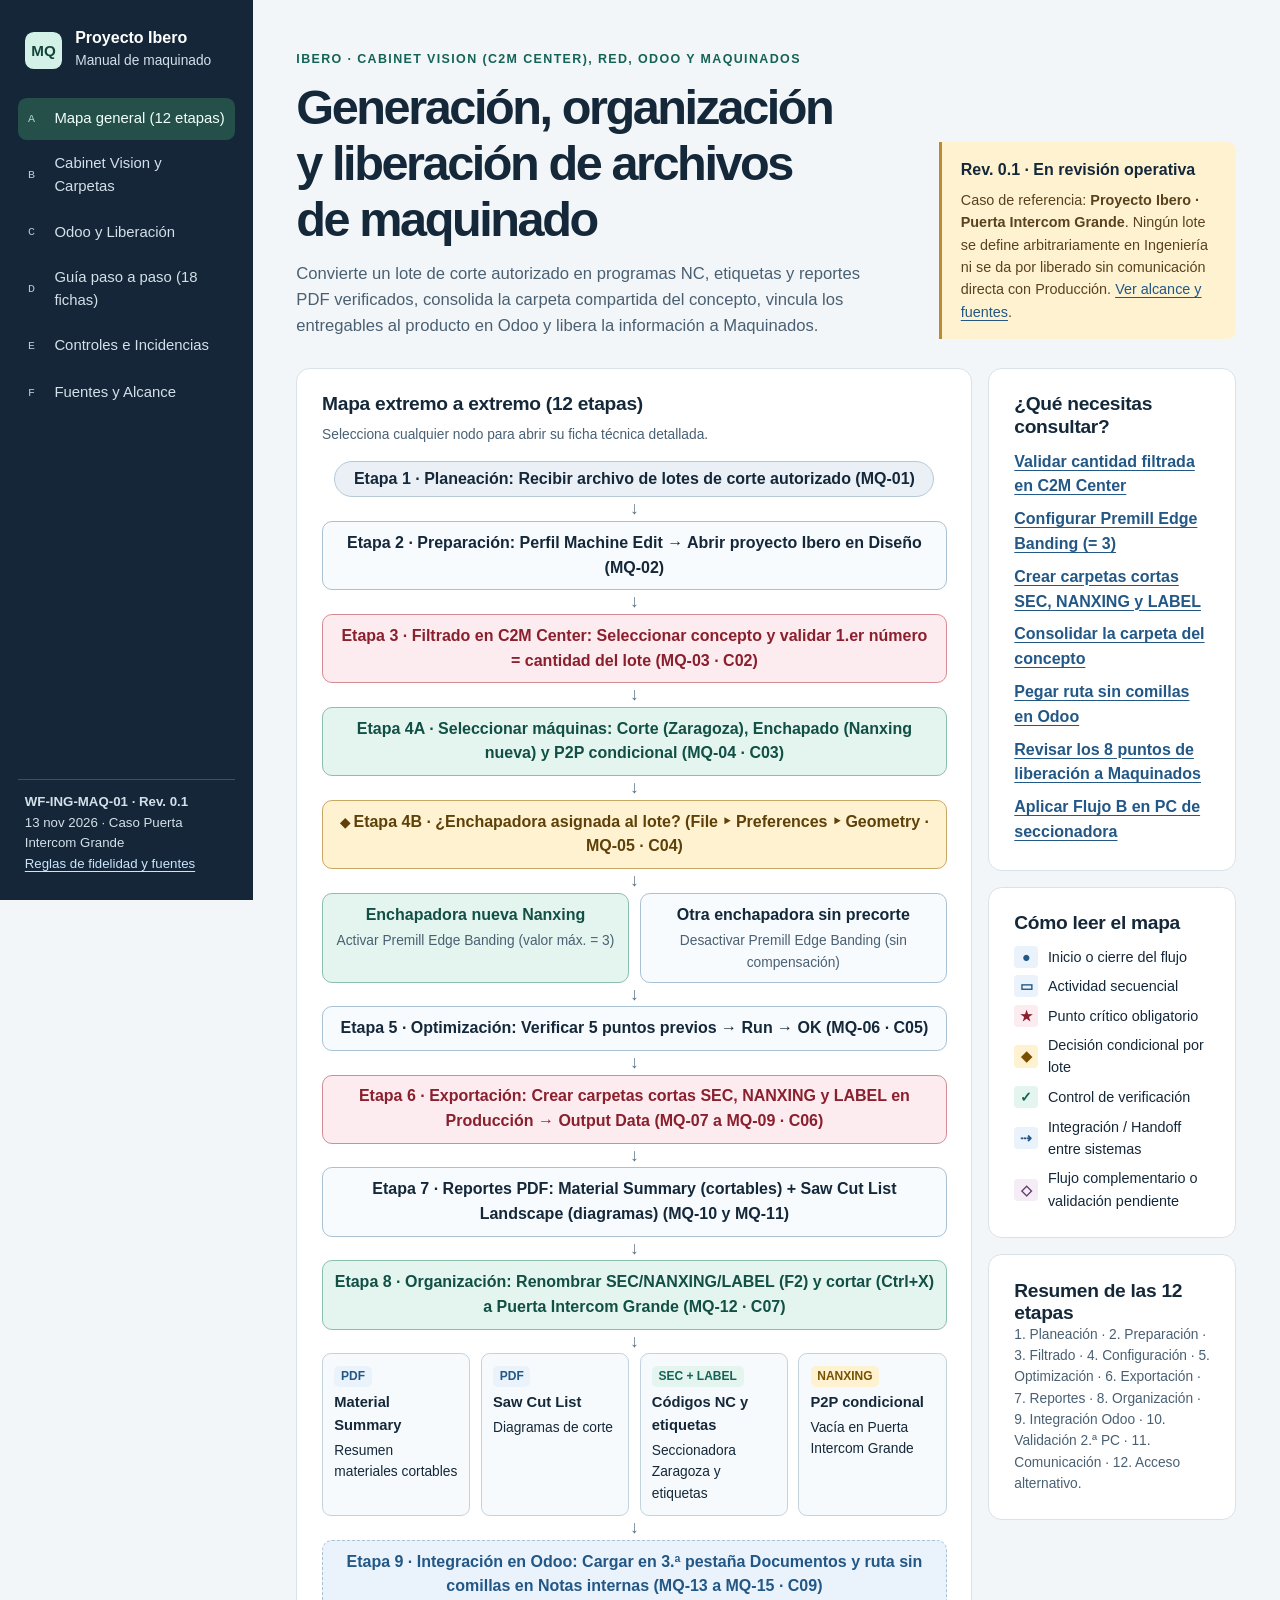
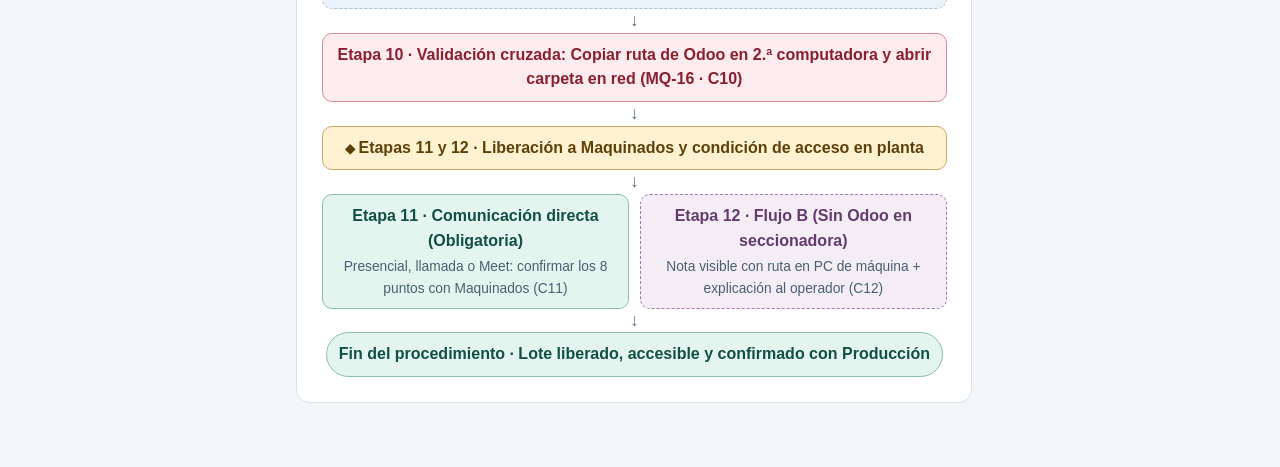
<file: Manual visual de maquinado Ibero.html>
<!doctype html>
<html lang="es-MX">
<head>
<meta charset="utf-8">
<meta name="viewport" content="width=device-width, initial-scale=1">
<meta name="color-scheme" content="light">
<link rel="icon" href="data:,">
<title>Manual visual de maquinado · Ibero (Cabinet Vision, Odoo y Producción)</title>
<style>
:root{--ink:#14283a;--muted:#496073;--paper:#f3f6f8;--white:#fff;--line:#d8e2e8;--nav:#142638;--navtext:#d4e0e9;--blue:#225786;--blue-bg:#eaf3fc;--teal:#146357;--teal-bg:#e3f5ee;--amber:#795000;--amber-bg:#fff2d1;--plum:#633b6d;--plum-bg:#f4edf6;--crimson:#8a1f2d;--crimson-bg:#fdecef;--focus:#1564b4}
*{box-sizing:border-box}body{margin:0;color:var(--ink);background:var(--paper);font:16px/1.55 "Instrument Sans","Segoe UI",sans-serif}button,input{font:inherit}a{color:var(--blue);text-underline-offset:3px}a:hover{text-decoration-thickness:2px}a:focus-visible,button:focus-visible,input:focus-visible,summary:focus-visible{outline:3px solid var(--focus);outline-offset:4px}h1,h2,h3,h4,p,figure{margin:0}h1,h2,h3,h4{line-height:1.15}h1{font-size:clamp(2.05rem,3.8vw,3.45rem);letter-spacing:-.05em;max-width:20ch}h2{font-size:clamp(1.7rem,3.2vw,2.5rem);letter-spacing:-.04em}h3{font-size:1.2rem;letter-spacing:-.015em}h4{font-size:1.02rem}small,.small{font-size:.86rem}.muted{color:var(--muted)}code,.id,kbd{font-family:"IBM Plex Mono",Consolas,monospace;font-size:.84em;overflow-wrap:anywhere}kbd{display:inline-block;padding:.08rem .38rem;border:1px solid #b5c7d3;border-bottom-width:2px;border-radius:.3rem;background:#f8fbfd;color:var(--ink);font-weight:650}.id{font-weight:700;color:var(--blue)}.skip{position:absolute;top:1rem;left:1rem;z-index:5;background:white;padding:.6rem;transform:translateY(-180%)}.skip:focus{transform:none}.shell{display:grid;grid-template-columns:15.8rem minmax(0,1fr);min-height:100vh}.sidebar{position:sticky;top:0;height:100vh;display:flex;flex-direction:column;gap:1.4rem;padding:1.6rem 1.1rem;background:var(--nav);color:var(--navtext);overflow:auto}.brand{display:flex;gap:.8rem;align-items:center;margin:.15rem .45rem}.brand-mark{display:grid;place-items:center;width:2.35rem;height:2.35rem;flex:none;border-radius:.55rem;background:#d4f1e8;color:#144339;font-weight:750;font-size:.95rem}.brand strong{display:block;color:white;line-height:1.25}.sidebar nav{display:grid;gap:.3rem}.sidebar nav a{display:flex;align-items:center;gap:.65rem;min-height:2.65rem;padding:.48rem .65rem;border-radius:.55rem;color:var(--navtext);text-decoration:none;font-size:.93rem}.sidebar nav a:hover{background:#253d51}.sidebar nav a[aria-current=page]{color:#f2fffb;background:#245049}.sidebar nav .letter{font:.73rem Consolas,monospace;color:#b2cbd8;min-width:1rem}.sidebar a:focus-visible{outline-color:#91d8ff}.sidebar footer{margin-top:auto;padding:.75rem .45rem 0;border-top:1px solid #3c5264;font-size:.83rem}.sidebar footer a{color:#c9e5fc}.content{width:min(100%,85rem);margin-inline:auto;padding:2.3rem clamp(1.1rem,3.4vw,3.6rem) 4rem;min-width:0}.view[hidden]{display:none}.view-title{margin-bottom:1.5rem}.view-title p{max-width:76ch;margin-top:.6rem;color:var(--muted)}.hero{display:grid;grid-template-columns:minmax(0,1fr) minmax(17rem,.48fr);gap:1.5rem;align-items:end;padding:.8rem 0 1.8rem}.hero p{max-width:62ch;margin-top:.85rem;color:var(--muted);font-size:1.04rem}.eyebrow{display:block;margin-bottom:.7rem;font-size:.78rem;font-weight:750;letter-spacing:.11em;text-transform:uppercase;color:var(--teal)}.hero .review{padding:1rem 1.15rem;border-left:3px solid #bd8a31;background:var(--amber-bg);border-radius:0 .55rem .55rem 0}.hero .review p{font-size:.9rem;margin-top:.35rem;color:#59421d}.panel{background:var(--white);border:1px solid var(--line);border-radius:.85rem;padding:clamp(.85rem,2vw,1.55rem);min-width:0}.panel-head{display:flex;justify-content:space-between;align-items:baseline;flex-wrap:wrap;gap:.5rem;margin-bottom:1rem}.overview{display:grid;grid-template-columns:minmax(0,1fr) minmax(15.5rem,.36fr);gap:1rem;align-items:start}.overview aside{display:grid;gap:1rem}.stack{display:grid;gap:1rem}.block{margin-top:1.15rem}.toolbar{display:flex;flex-wrap:wrap;gap:.55rem;margin:.85rem 0 1.05rem}.button{display:inline-flex;align-items:center;min-height:2.55rem;padding:.4rem .78rem;border:1px solid #b8cbd7;border-radius:.55rem;background:var(--white);color:var(--ink);text-decoration:none;cursor:pointer;font-weight:650;font-size:.93rem}.button:hover{background:var(--blue-bg)}.button.primary{background:var(--teal);color:white;border-color:var(--teal)}.button.primary:hover{background:#104e45}.button[aria-pressed=true]{background:var(--teal-bg);color:var(--teal);border-color:#6ba99b}.flow{display:grid;justify-items:stretch;gap:0;max-width:60rem;margin:auto}.arrow{font-size:1.1rem;font-weight:750;color:#5b7386;text-align:center;line-height:1.35}.node{display:block;text-align:center;border:1px solid #a9c1d2;background:#f7fbfe;border-radius:.62rem;padding:.55rem .72rem;color:var(--ink);text-decoration:none;font-weight:700;min-width:0}.node:hover{border-color:var(--focus);background:var(--blue-bg)}.node small{display:block;margin-top:.18rem;color:var(--muted);font-weight:500}.node.event{justify-self:center;border-radius:4rem;padding:.3rem 1.15rem;background:#eaf0f5;border-color:#b5c9d9}.node.decision{background:var(--amber-bg);border-color:#c7a763;color:#5e4008}.node.decision::before{content:"◆ ";font-size:.82em}.node.control{background:var(--teal-bg);border-color:#8bbeb0;color:#124f45}.node.critical{background:var(--crimson-bg);border-color:#d48b94;color:var(--crimson)}.node.handoff{background:var(--blue-bg);border-style:dashed;color:var(--blue)}.node.pending{background:var(--plum-bg);border:1px dashed #a17bad;color:var(--plum)}.node.end{justify-self:center;border-radius:4rem}.branches,.files,.split{display:grid;gap:.7rem;grid-template-columns:repeat(2,minmax(0,1fr))}.files-4{display:grid;gap:.65rem;grid-template-columns:repeat(4,minmax(0,1fr))}.file{display:flex;flex-direction:column;gap:.22rem;padding:.7rem;border:1px solid #c3d3de;border-radius:.55rem;background:#f6fafc;min-width:0;overflow-wrap:anywhere;text-decoration:none;color:var(--ink)}.file:hover{border-color:var(--focus);background:var(--blue-bg)}.file strong{font-size:.92rem}.badge{display:inline-block;width:max-content;max-width:100%;border-radius:.32rem;padding:.1rem .42rem;background:var(--blue-bg);color:var(--blue);font-weight:700;font-size:.75rem}.badge.observed{background:var(--teal-bg);color:var(--teal)}.badge.proposed{background:var(--blue-bg);color:var(--blue)}.badge.pending{background:var(--plum-bg);color:var(--plum)}.badge.warning{background:var(--amber-bg);color:var(--amber)}.badge.critical{background:var(--crimson-bg);color:var(--crimson)}.key{display:grid;gap:.45rem;padding:0;margin:.7rem 0 0;list-style:none}.key li{display:flex;gap:.6rem;align-items:center;font-size:.9rem}.symbol{min-width:1.5rem;text-align:center;border-radius:.23rem;background:var(--blue-bg);color:var(--blue);font-weight:750}.symbol.decision,.symbol.warning{background:var(--amber-bg);color:var(--amber)}.symbol.control{background:var(--teal-bg);color:var(--teal)}.symbol.critical{background:var(--crimson-bg);color:var(--crimson)}.symbol.pending{background:var(--plum-bg);color:var(--plum)}.quick{display:grid;gap:.5rem;margin-top:.75rem}.quick a{font-weight:650}.notice{border-left:3px solid #c59238;background:var(--amber-bg);border-radius:0 .55rem .55rem 0;padding:.78rem .95rem;color:#5e451a}.notice.critical{border-color:var(--crimson);background:var(--crimson-bg);color:#5c111b}.notice.pending{border-color:#94669f;background:var(--plum-bg);color:var(--plum)}.notice p+p{margin-top:.4rem}.timeline{list-style:none;padding:0;margin:0;display:grid;gap:0}.timeline li{display:grid;grid-template-columns:2.1rem minmax(0,1fr);gap:.48rem;position:relative;padding-bottom:.65rem}.timeline li:last-child{padding-bottom:0}.timeline li:not(:last-child)::before{content:"";position:absolute;left:1rem;top:1rem;bottom:-1rem;border-left:2px solid #afc4d2}.step-mark{display:grid;position:relative;place-items:center;width:2rem;height:2rem;background:var(--nav);color:white;border-radius:50%;font:.74rem Consolas,monospace;align-self:center}.timeline .node{text-align:left;padding:.62rem .8rem}.timeline .node small{margin-top:.15rem}.timeline .step-control .step-mark{background:var(--teal)}.timeline .step-critical .step-mark{background:var(--crimson)}.timeline .step-pending .step-mark{background:var(--plum)}.details-group{margin-top:1.1rem}.details-group h3{margin-bottom:.65rem}.sheet{border:1px solid var(--line);border-radius:.65rem;background:white;margin-bottom:.55rem;overflow-wrap:anywhere}.sheet[open]{border-color:#a7bfce}.sheet summary{cursor:pointer;padding:.75rem .9rem;font-weight:650}.sheet summary::marker{color:var(--blue)}.sheet summary .id{margin-right:.5rem}.sheet summary .badge{margin-left:.45rem}.sheet-body{padding:0 .95rem 1rem}.sheet-body .route{padding:.55rem .72rem;background:var(--blue-bg);color:#194568;border-radius:.4rem;margin-bottom:.65rem;font-weight:650}.meta{display:grid;grid-template-columns:repeat(2,minmax(0,1fr));gap:.6rem;margin:.65rem 0}.meta>div{padding:.55rem .68rem;border-left:2px solid #c9d9e3;background:#f5f8fa}.meta dt{font-size:.75rem;font-weight:750;text-transform:uppercase;letter-spacing:.04em;color:var(--muted)}.meta dd{margin:.18rem 0 0}.sheet-body ol,.sheet-body ul{margin:.4rem 0 .8rem;padding-left:1.45rem}.sheet-body li+li{margin-top:.24rem}.capture{display:block;background:#f5f8fa;border:1px dashed #97aeba;border-radius:.5rem;padding:.7rem;margin:.65rem 0}.capture strong{display:block}.search{display:grid;gap:.32rem;max-width:38rem;margin-bottom:.8rem}.search input{border:1px solid #9fb6c6;border-radius:.45rem;padding:.6rem .72rem;background:white;color:var(--ink);width:100%}.search label{font-weight:650}.records{display:grid;grid-template-columns:repeat(3,minmax(0,1fr));gap:.7rem}.record{padding:.82rem;border:1px solid var(--line);border-radius:.56rem;background:white;overflow-wrap:anywhere}.record h3{font-size:1rem;margin:.4rem 0}.record p+p{margin-top:.38rem}.record .id{display:inline-block;margin-right:.4rem}.matrix{display:grid;gap:.65rem}.transfer{display:grid;grid-template-columns:minmax(0,.95fr) 1.6rem minmax(0,1.05fr);align-items:stretch;gap:.4rem}.transfer .arrow{align-self:center}.transfer>div:not(.arrow){padding:.78rem;border:1px solid var(--line);border-radius:.55rem;background:#f7fafc;min-width:0}.transfer>div:last-child{background:#f2f8f5;border-color:#9ec5b9}.transfer h3{margin:.25rem 0;font-size:1.03rem}.tree{white-space:pre-wrap;overflow-wrap:anywhere;margin:.6rem 0 0;border-radius:.5rem;padding:.85rem;background:#f1f5f8;color:var(--ink);font:.83rem/1.58 Consolas,monospace}.table-wrap{overflow-x:auto;margin-top:.65rem}table.dmn{width:100%;border-collapse:collapse;font-size:.9rem}table.dmn th,table.dmn td{border:1px solid var(--line);padding:.52rem .65rem;text-align:left;vertical-align:top}table.dmn th{background:#edf3f7;font-weight:750;color:var(--ink)}table.dmn tr.highlight td{background:#f2fbf7}.source-list{padding-left:1.3rem}.source-list li+li{margin-top:.55rem}hr{border:0;border-top:1px solid var(--line);margin:1.1rem 0}
@media(max-width:1100px){.overview{grid-template-columns:minmax(0,1fr)}.overview aside{grid-template-columns:repeat(2,minmax(0,1fr))}.records{grid-template-columns:repeat(2,minmax(0,1fr))}.files-4{grid-template-columns:repeat(2,minmax(0,1fr))}}
@media(max-width:810px){.shell{grid-template-columns:minmax(0,1fr)}.sidebar{position:static;height:auto;gap:.7rem;padding:.8rem 1rem}.brand{margin:0}.sidebar nav{grid-template-columns:repeat(3,minmax(0,1fr))}.sidebar nav a{padding:.35rem .45rem;font-size:.86rem}.sidebar footer{display:none}.hero{grid-template-columns:minmax(0,1fr);gap:1rem;padding-top:.3rem}.content{padding-top:1.4rem}}
@media(max-width:540px){.sidebar nav{grid-template-columns:repeat(2,minmax(0,1fr))}.overview aside,.split,.records,.meta,.transfer,.branches,.files,.files-4{grid-template-columns:minmax(0,1fr)}.transfer .arrow{transform:rotate(90deg)}.content{padding-inline:.8rem}.sheet summary .badge{margin-left:0}}
@media print{body{background:white;color:black;font-size:10pt}.shell{display:block}.sidebar,.toolbar,.search,.skip{display:none!important}.content{width:auto;padding:0}.view,.view[hidden]{display:block!important}.view+.view{break-before:page}.panel,.record,.sheet,.transfer,.capture{break-inside:avoid;box-shadow:none}.overview{display:block}.overview aside{display:grid;margin-top:.75rem}.hero{padding-top:0}.timeline li{break-inside:avoid}.sheet[hidden],.details-group[hidden]{display:block!important}.sheet summary{list-style:none}.node,.file,.record,.notice,.capture,.badge,.transfer div{print-color-adjust:exact;-webkit-print-color-adjust:exact}.button{border:0;padding:0;min-height:0}a{color:inherit;text-decoration:none}}
</style>
</head>
<body>
<a href="#contenido" class="skip">Saltar al contenido</a>
<div class="shell">
<aside class="sidebar">
  <div class="brand">
    <span class="brand-mark" aria-hidden="true">MQ</span>
    <div><strong>Proyecto Ibero</strong><span class="small">Manual de maquinado</span></div>
  </div>
  <nav aria-label="Vistas del manual">
    <a href="#mapa" aria-current="page"><span class="letter" aria-hidden="true">A</span>Mapa general (12 etapas)</a>
    <a href="#cabinet"><span class="letter" aria-hidden="true">B</span>Cabinet Vision y Carpetas</a>
    <a href="#odoo"><span class="letter" aria-hidden="true">C</span>Odoo y Liberación</a>
    <a href="#guia"><span class="letter" aria-hidden="true">D</span>Guía paso a paso (18 fichas)</a>
    <a href="#controles"><span class="letter" aria-hidden="true">E</span>Controles e Incidencias</a>
    <a href="#fuentes"><span class="letter" aria-hidden="true">F</span>Fuentes y Alcance</a>
  </nav>
  <footer>
    <strong>WF-ING-MAQ-01 · Rev. 0.1</strong><br>
    13 nov 2026 · Caso Puerta Intercom Grande<br>
    <a href="#fuentes">Reglas de fidelidad y fuentes</a>
  </footer>
</aside>

<main id="contenido" class="content" tabindex="-1">
  <!-- VISTA A: MAPA GENERAL -->
  <section class="view" id="mapa" aria-labelledby="titulo-mapa">
    <header class="hero">
      <div>
        <span class="eyebrow">Ibero · Cabinet Vision (C2M Center), Red, Odoo y Maquinados</span>
        <h1 id="titulo-mapa">Generación, organización y liberación de archivos de maquinado</h1>
        <p>Convierte un lote de corte autorizado en programas NC, etiquetas y reportes PDF verificados, consolida la carpeta compartida del concepto, vincula los entregables al producto en Odoo y libera la información a Maquinados.</p>
      </div>
      <div class="review">
        <strong>Rev. 0.1 · En revisión operativa</strong>
        <p>Caso de referencia: <b>Proyecto Ibero · Puerta Intercom Grande</b>. Ningún lote se define arbitrariamente en Ingeniería ni se da por liberado sin comunicación directa con Producción. <a href="#fuentes">Ver alcance y fuentes</a>.</p>
      </div>
    </header>

    <div class="overview">
      <div class="panel">
        <div class="panel-head">
          <h3>Mapa extremo a extremo (12 etapas)</h3>
          <span class="muted small">Selecciona cualquier nodo para abrir su ficha técnica detallada.</span>
        </div>
        <div class="flow">
          <a class="node event" href="#MQ-01">Etapa 1 · Planeación: Recibir archivo de lotes de corte autorizado (MQ-01)</a>
          <div class="arrow" aria-hidden="true">↓</div>
          <a class="node" href="#MQ-02">Etapa 2 · Preparación: Perfil Machine Edit → Abrir proyecto Ibero en Diseño (MQ-02)</a>
          <div class="arrow" aria-hidden="true">↓</div>
          <a class="node critical" href="#MQ-03">Etapa 3 · Filtrado en C2M Center: Seleccionar concepto y validar 1.er número = cantidad del lote (MQ-03 · C02)</a>
          <div class="arrow" aria-hidden="true">↓</div>
          <a class="node control" href="#MQ-04">Etapa 4A · Seleccionar máquinas: Corte (Zaragoza), Enchapado (Nanxing nueva) y P2P condicional (MQ-04 · C03)</a>
          <div class="arrow" aria-hidden="true">↓</div>
          <a class="node decision" href="#MQ-05">Etapa 4B · ¿Enchapadora asignada al lote? (File ‣ Preferences ‣ Geometry · MQ-05 · C04)</a>
          <div class="arrow" aria-hidden="true">↓</div>
          <div class="branches">
            <a class="node control" href="#MQ-05">Enchapadora nueva Nanxing<small>Activar Premill Edge Banding (valor máx. = 3)</small></a>
            <a class="node" href="#MQ-05">Otra enchapadora sin precorte<small>Desactivar Premill Edge Banding (sin compensación)</small></a>
          </div>
          <div class="arrow" aria-hidden="true">↓</div>
          <a class="node" href="#MQ-06">Etapa 5 · Optimización: Verificar 5 puntos previos → Run → OK (MQ-06 · C05)</a>
          <div class="arrow" aria-hidden="true">↓</div>
          <a class="node critical" href="#MQ-07">Etapa 6 · Exportación: Crear carpetas cortas SEC, NANXING y LABEL en Producción → Output Data (MQ-07 a MQ-09 · C06)</a>
          <div class="arrow" aria-hidden="true">↓</div>
          <a class="node" href="#MQ-10">Etapa 7 · Reportes PDF: Material Summary (cortables) + Saw Cut List Landscape (diagramas) (MQ-10 y MQ-11)</a>
          <div class="arrow" aria-hidden="true">↓</div>
          <a class="node control" href="#MQ-12">Etapa 8 · Organización: Renombrar SEC/NANXING/LABEL (F2) y cortar (Ctrl+X) a Puerta Intercom Grande (MQ-12 · C07)</a>
          <div class="arrow" aria-hidden="true">↓</div>
          <div class="files-4">
            <a class="file" href="#MQ-10"><span class="badge">PDF</span><strong>Material Summary</strong><small>Resumen materiales cortables</small></a>
            <a class="file" href="#MQ-11"><span class="badge">PDF</span><strong>Saw Cut List</strong><small>Diagramas de corte</small></a>
            <a class="file" href="#MQ-09"><span class="badge observed">SEC + LABEL</span><strong>Códigos NC y etiquetas</strong><small>Seccionadora Zaragoza y etiquetas</small></a>
            <a class="file" href="#MQ-08"><span class="badge warning">NANXING</span><strong>P2P condicional</strong><small>Vacía en Puerta Intercom Grande</small></a>
          </div>
          <div class="arrow" aria-hidden="true">↓</div>
          <a class="node handoff" href="#MQ-13">Etapa 9 · Integración en Odoo: Cargar en 3.ª pestaña Documentos y ruta sin comillas en Notas internas (MQ-13 a MQ-15 · C09)</a>
          <div class="arrow" aria-hidden="true">↓</div>
          <a class="node critical" href="#MQ-16">Etapa 10 · Validación cruzada: Copiar ruta de Odoo en 2.ª computadora y abrir carpeta en red (MQ-16 · C10)</a>
          <div class="arrow" aria-hidden="true">↓</div>
          <a class="node decision" href="#MQ-17">Etapas 11 y 12 · Liberación a Maquinados y condición de acceso en planta</a>
          <div class="arrow" aria-hidden="true">↓</div>
          <div class="branches">
            <a class="node control" href="#MQ-17">Etapa 11 · Comunicación directa (Obligatoria)<small>Presencial, llamada o Meet: confirmar los 8 puntos con Maquinados (C11)</small></a>
            <a class="node pending" href="#MQ-18">Etapa 12 · Flujo B (Sin Odoo en seccionadora)<small>Nota visible con ruta en PC de máquina + explicación al operador (C12)</small></a>
          </div>
          <div class="arrow" aria-hidden="true">↓</div>
          <a class="node control end" href="#controles">Fin del procedimiento · Lote liberado, accesible y confirmado con Producción</a>
        </div>
      </div>

      <aside aria-label="Atajos y leyenda del manual">
        <div class="panel">
          <h3>¿Qué necesitas consultar?</h3>
          <div class="quick">
            <a href="#MQ-03">Validar cantidad filtrada en C2M Center</a>
            <a href="#MQ-05">Configurar Premill Edge Banding (= 3)</a>
            <a href="#MQ-07">Crear carpetas cortas SEC, NANXING y LABEL</a>
            <a href="#MQ-12">Consolidar la carpeta del concepto</a>
            <a href="#MQ-15">Pegar ruta sin comillas en Odoo</a>
            <a href="#MQ-17">Revisar los 8 puntos de liberación a Maquinados</a>
            <a href="#MQ-18">Aplicar Flujo B en PC de seccionadora</a>
          </div>
        </div>
        <div class="panel">
          <h3>Cómo leer el mapa</h3>
          <ul class="key">
            <li><span class="symbol">●</span> Inicio o cierre del flujo</li>
            <li><span class="symbol">▭</span> Actividad secuencial</li>
            <li><span class="symbol critical">★</span> Punto crítico obligatorio</li>
            <li><span class="symbol decision">◆</span> Decisión condicional por lote</li>
            <li><span class="symbol control">✓</span> Control de verificación</li>
            <li><span class="symbol">⇢</span> Integración / Handoff entre sistemas</li>
            <li><span class="symbol pending">◇</span> Flujo complementario o validación pendiente</li>
          </ul>
        </div>
        <div class="panel">
          <h3>Resumen de las 12 etapas</h3>
          <p class="small muted">1. Planeación · 2. Preparación · 3. Filtrado · 4. Configuración · 5. Optimización · 6. Exportación · 7. Reportes · 8. Organización · 9. Integración Odoo · 10. Validación 2.ª PC · 11. Comunicación · 12. Acceso alternativo.</p>
        </div>
      </aside>
    </div>
  </section>

  <!-- VISTA B: CABINET VISION Y CARPETAS -->
  <section class="view" id="cabinet" aria-labelledby="titulo-cabinet" hidden>
    <header class="view-title">
      <span class="eyebrow">Etapas 1 a 8 · Flujo principal de generación y organización</span>
      <h2 id="titulo-cabinet">Cabinet Vision (C2M Center) y Carpeta Compartida</h2>
      <p>Ejecuta desde la verificación previa del lote de corte hasta la consolidación de los dos reportes PDF y las tres subcarpetas de máquina dentro de la carpeta del concepto en <code>Producción</code>.</p>
    </header>

    <div class="toolbar">
      <a class="button" href="#MQ-01">1. Lote autorizado</a>
      <a class="button" href="#MQ-03">3. Filtro y cantidad</a>
      <a class="button" href="#MQ-05">4. Premill Edge Banding</a>
      <a class="button" href="#MQ-07">6. Carpetas cortas y Output Data</a>
      <a class="button" href="#MQ-12">8. Consolidación final</a>
    </div>

    <div class="split">
      <article class="panel">
        <div class="panel-head">
          <div><span class="badge">Etapas 1 a 5</span><h3>Planeación, filtrado, máquinas y optimización</h3></div>
        </div>
        <ol class="timeline" id="pasos-cv-config"></ol>
      </article>
      <article class="panel">
        <div class="panel-head">
          <div><span class="badge">Etapas 6 a 8</span><h3>Exportación NC/etiquetas, PDFs y consolidación</h3></div>
        </div>
        <ol class="timeline" id="pasos-cv-export"></ol>
      </article>
    </div>

    <div class="split block">
      <aside class="notice critical">
        <strong>★ Advertencia crítica · Premill Edge Banding en cada lote</strong>
        <p>En <b>File ‣ Preferences ‣ Geometry</b>, el valor máximo está en <b>3</b> y no se modifica. Activa la casilla únicamente cuando el lote vaya a la <b>Enchapadora nueva Nanxing</b> (con precorte). Desactívala para cualquier otra enchapadora sin precorte. Nunca asumas que Cabinet Vision conservó el ajuste del lote anterior. <a href="#MQ-05">Abrir ficha MQ-05</a> · <a href="#I-02">Ver incidencia I-02</a>.</p>
      </aside>
      <aside class="notice">
        <strong>! Limitación de longitud de ruta y alcance de Material Summary</strong>
        <p>Cabinet Vision puede fallar si la ruta en <b>Output Data</b> es demasiado larga; por ello se exporta primero a <code>Producción/SEC</code>, <code>NANXING</code> y <code>LABEL</code> y luego se cortan (<kbd>Ctrl</kbd>+<kbd>X</kbd>) hacia la carpeta del concepto. Además, <b>Material Summary</b> solo lista materiales cortables (no es una BOM integral con herrajes ni eléctricos). <a href="#I-03">Ver I-03</a> · <a href="#I-05">Ver I-05</a>.</p>
      </aside>
    </div>

    <div class="panel block">
      <div class="panel-head">
        <h3>Matriz de decisión por lote: Enchapadora, Premill Edge Banding y Máquina P2P</h3>
        <span class="small muted">La fila resaltada corresponde al ejercicio de Puerta Intercom Grande (Ibero).</span>
      </div>
      <div class="table-wrap">
        <table class="dmn">
          <thead>
            <tr>
              <th>Regla</th>
              <th>Enchapadora asignada</th>
              <th>¿Lleva máquina secundaria P2P?</th>
              <th><code>Premill Edge Banding</code> (valor máx. = 3)</th>
              <th>Rutas en <code>Output Data</code></th>
              <th>Carpeta <code>NANXING_&lt;Concepto&gt;</code></th>
            </tr>
          </thead>
          <tbody>
            <tr class="highlight">
              <td><strong>R1 · Caso Ibero (Puerta Intercom Grande)</strong></td>
              <td>Enchapadora nueva Nanxing (con precorte)</td>
              <td><strong>No</strong> (perforaciones manuales)</td>
              <td><span class="badge observed">ACTIVADO (☑ · máx. 3)</span></td>
              <td><code>Image/Label</code> → <code>LABEL</code> · <code>Zaragoza</code> → <code>SEC</code> · P2P sin ruta</td>
              <td>Se crea y permanece <strong>vacía</strong></td>
            </tr>
            <tr>
              <td><strong>R2 · Lote con Nanxing nueva + P2P</strong></td>
              <td>Enchapadora nueva Nanxing (con precorte)</td>
              <td><strong>Sí</strong> (ej. CNC P2P Nanxing)</td>
              <td><span class="badge observed">ACTIVADO (☑ · máx. 3)</span></td>
              <td><code>Image/Label</code> → <code>LABEL</code> · <code>Zaragoza</code> → <code>SEC</code> · P2P → <code>NANXING</code></td>
              <td>Contiene los <strong>programas P2P</strong></td>
            </tr>
            <tr>
              <td><strong>R3 · Otra enchapadora sin P2P</strong></td>
              <td>Otra enchapadora (sin precorte)</td>
              <td><strong>No</strong> (operaciones manuales)</td>
              <td><span class="badge warning">DESACTIVADO (☐)</span></td>
              <td><code>Image/Label</code> → <code>LABEL</code> · Seccionadora → <code>SEC</code> · P2P sin ruta</td>
              <td>Se crea y permanece <strong>vacía</strong></td>
            </tr>
            <tr>
              <td><strong>R4 · Otra enchapadora + P2P</strong></td>
              <td>Otra enchapadora (sin precorte)</td>
              <td><strong>Sí</strong> (ej. CNC P2P Nanxing)</td>
              <td><span class="badge warning">DESACTIVADO (☐)</span></td>
              <td><code>Image/Label</code> → <code>LABEL</code> · Seccionadora → <code>SEC</code> · P2P → <code>NANXING</code></td>
              <td>Contiene los <strong>programas P2P</strong></td>
            </tr>
          </tbody>
        </table>
      </div>
    </div>

    <div class="split block">
      <div class="panel">
        <h3>Fase A · Estructura temporal de salida corta (Etapa 6)</h3>
        <p class="small muted">Se crean en la raíz de <code>Producción</code> con <kbd>Ctrl</kbd>+<kbd>Shift</kbd>+<kbd>N</kbd>, duplicación y <kbd>F2</kbd>; rutas copiadas con <kbd>F4</kbd>.</p>
        <pre class="tree">Luis del Ángel/
└── Ibero/
    └── Producción/
        ├── Puerta Intercom Grande/
        ├── SEC/        ← Dimensionadora Zaragoza
        ├── NANXING/    ← P2P (sin ruta en este ejemplo)
        └── LABEL/      ← Image Output Path y Label Output Path</pre>
      </div>
      <div class="panel">
        <h3>Fase B · Estructura final consolidada por concepto (Etapa 8)</h3>
        <p class="small muted">Tras exportar PDFs, se renombran con <kbd>F2</kbd>, se cortan con <kbd>Ctrl</kbd>+<kbd>X</kbd> y se pegan dentro del concepto.</p>
        <pre class="tree">Luis del Ángel/
└── Ibero/
    └── Producción/
        └── Puerta Intercom Grande/
            ├── Lista de materiales_Puerta Intercom Grande.pdf
            ├── Diagramas de corte_Puerta Intercom Grande.pdf
            ├── SEC_Puerta Intercom Grande/
            │   └── [Programas de seccionadora]
            ├── NANXING_Puerta Intercom Grande/
            │   └── [Sin archivos para este lote]
            └── LABEL_Puerta Intercom Grande/
                └── [Archivos e imágenes de etiquetado]</pre>
      </div>
    </div>

    <div class="toolbar">
      <a class="button primary" href="#odoo">Continuar a Integración en Odoo y Liberación →</a>
    </div>
  </section>

  <!-- VISTA C: ODOO Y LIBERACION A MAQUINADOS -->
  <section class="view" id="odoo" aria-labelledby="titulo-odoo" hidden>
    <header class="view-title">
      <span class="eyebrow">Etapas 9 a 12 · Flujos complementarios A y B</span>
      <h2 id="titulo-odoo">Vinculación en Odoo, Validación en 2.ª PC y Liberación a Maquinados</h2>
      <p>Garantiza que los entregables consolidados puedan localizarse desde la tarjeta del producto en Odoo, que la ruta compartida funcione en otro equipo y que Maquinados reciba la liberación formal (o mediante nota directa en la PC de la seccionadora cuando no disponga de Odoo).</p>
    </header>

    <div class="split">
      <article class="panel">
        <div class="panel-head">
          <div><span class="badge">Flujo complementario A · Etapas 9 a 11</span><h3>Odoo, prueba en 2.ª PC y comunicación a Maquinados</h3></div>
        </div>
        <ol class="timeline" id="pasos-odoo-a"></ol>
      </article>
      <article class="panel">
        <div class="panel-head">
          <div><span class="badge warning">Flujo complementario B · Etapa 12</span><h3>Acceso directo desde el equipo de la seccionadora</h3></div>
        </div>
        <ol class="timeline" id="pasos-odoo-b"></ol>
        <aside class="notice block">
          <strong>Condición de aplicación del Flujo B</strong>
          <p>Se utiliza únicamente cuando la laptop/PC de la seccionadora no tiene acceso a Odoo, no existe usuario de producción habilitado o el operador necesita consultar los archivos directamente en su máquina. No sustituye el flujo principal ni la organización en la carpeta compartida.</p>
        </aside>
      </article>
    </div>

    <div class="split block">
      <aside class="notice critical">
        <strong>★ Distinción crítica en Odoo: Referencia interna vs. Ruta en Notas internas</strong>
        <p>Al copiar la carpeta con <kbd>Ctrl</kbd>+<kbd>Shift</kbd>+<kbd>C</kbd>, pega la dirección únicamente en <b>Notas internas</b> y <b>elimina las comillas iniciales y finales (<code>"..."</code>)</b> antes de guardar. No confundas ni sobrescribas la <b>Referencia interna</b> del producto con la ruta de red. <a href="#MQ-15">Abrir ficha MQ-15</a> · <a href="#I-06">Ver I-06</a>.</p>
      </aside>
      <aside class="notice critical">
        <strong>★ Regla de cierre operativo con Maquinados</strong>
        <p>La exportación de archivos y su carga en Odoo <b>no concluyen la liberación</b>. Es obligatorio realizar una comunicación directa (presencial, llamada o Google Meet) confirmando concepto, cantidad, archivos, máquinas, ubicación, consulta en Odoo, acuerdos de lote y operaciones manuales vs. máquina. <a href="#MQ-17">Abrir ficha MQ-17</a>.</p>
      </aside>
    </div>

    <div class="panel block">
      <div class="panel-head">
        <h3>Mapa de transferencia y contratos de Handoff (H01 a H05)</h3>
        <span class="badge observed">5 tramos documentados</span>
      </div>
      <div class="matrix" id="mapa-transferencias"></div>
    </div>
  </section>

  <!-- VISTA D: GUIA PASO A PASO -->
  <section class="view" id="guia" aria-labelledby="titulo-guia" hidden>
    <header class="view-title">
      <span class="eyebrow">Instrucciones operativas verificables</span>
      <h2 id="titulo-guia">Guía paso a paso (18 fichas · MQ-01 a MQ-18)</h2>
      <p>Cada ficha documenta los 8 atributos obligatorios del procedimiento: punto de partida, ubicación exacta, acción secuencial, configuración, condición de aplicación, resultado esperado, verificación y error potencial con su recuperación.</p>
    </header>

    <div class="search">
      <label for="buscar">Buscar por actividad, menú, atajo, máquina o identificador</label>
      <input id="buscar" type="search" placeholder="Ej. Premill, Zaragoza, Ctrl + Shift + C, Output Data o MQ-05" autocomplete="off">
      <span id="resultado" class="small muted" role="status"></span>
    </div>

    <div class="toolbar" aria-label="Filtrar fichas por tramo">
      <button class="button" type="button" data-filter="todos" aria-pressed="true">Todas (18)</button>
      <button class="button" type="button" data-filter="CV" aria-pressed="false">Planeación y C2M (MQ-01 a MQ-06)</button>
      <button class="button" type="button" data-filter="EXP" aria-pressed="false">Exportación y Reportes (MQ-07 a MQ-12)</button>
      <button class="button" type="button" data-filter="ODOO" aria-pressed="false">Odoo y 2.ª PC (MQ-13 a MQ-16)</button>
      <button class="button" type="button" data-filter="LIB" aria-pressed="false">Liberación y Flujo B (MQ-17 y MQ-18)</button>
      <button class="button" type="button" data-filter="CRIT" aria-pressed="false">Puntos Críticos ★</button>
    </div>

    <div id="fichas"></div>
  </section>

  <!-- VISTA E: CONTROLES, INCIDENCIAS Y PENDIENTES -->
  <section class="view" id="controles" aria-labelledby="titulo-controles" hidden>
    <header class="view-title">
      <span class="eyebrow">Checkpoints, prevención de fallos y validación en estación</span>
      <h2 id="titulo-controles">Verificaciones, Incidencias y Pendientes</h2>
      <p>Comprueba cada control obligatorio antes de avanzar a la etapa siguiente. Si algún criterio no se cumple, aplica la disposición de recuperación indicada en su tarjeta.</p>
    </header>

    <div class="panel">
      <div class="panel-head"><h3>Doce controles obligatorios (C01 a C12)</h3></div>
      <div class="records" id="lista-controles"></div>
    </div>

    <div class="panel block">
      <div class="panel-head"><h3>Seis incidencias y riesgos operativos documentados (I-01 a I-06)</h3></div>
      <div class="records" id="lista-incidencias"></div>
    </div>

    <div class="panel block">
      <div class="panel-head"><h3>Ocho comprobaciones y capturas pendientes en estación (P-01 a P-08)</h3></div>
      <div class="records" id="lista-pendientes"></div>
    </div>
  </section>

  <!-- VISTA F: FUENTES Y ALCANCE -->
  <section class="view" id="fuentes" aria-labelledby="titulo-fuentes" hidden>
    <header class="view-title">
      <span class="eyebrow">WF-ING-MAQ-01 · Revisión 0.1 · 13 nov 2026</span>
      <h2 id="titulo-fuentes">Fuentes, Reglas de Fidelidad y Alcance</h2>
      <p>Este manual transforma la narración operativa de generación y liberación de archivos de maquinado en un procedimiento estandarizado y verificable, preservando intacta la distinción entre hechos observados, recomendaciones operativas y validaciones pendientes.</p>
    </header>

    <div class="panel">
      <h3>Autoridad y uso de cada fuente</h3>
      <ul class="source-list">
        <li id="F01"><strong>F01 · Narración operativa de ejecución (Caso Ibero · Puerta Intercom Grande).</strong> «Instrucción operativa para Codex: Documentación del flujo de generación, organización y liberación de archivos de maquinado desde Cabinet Vision hacia Odoo y Producción», §§1–19. Fuente primaria de la secuencia de 12 etapas, configuraciones de máquina, atajos de teclado y flujos complementarios A y B.</li>
        <li id="F02"><strong>F02 · Sistema de Workflows Visuales Operativos y Base Enciclopédica.</strong> Especificación local del proyecto para lectura progresiva, estructura de fichas, reglas de integridad y contratos de handoff. <a href="Sistema%20de%20Workflows%20Visuales%20Operativos.md">Especificación maestra</a> · <a href="base-enciclopedica-del-proyecto.md">Base enciclopédica</a> · <a href="Procedimiento%20operativo%20de%20archivos%20de%20maquinado%20Ibero.md">SOP en Markdown</a>.</li>
        <li id="F03"><strong>F03 · Cerebro IA (Graphify) · Método «Documentar workflows visuales operativos».</strong> Nota canónica <code>04_PROCESOS/GESTION_PROYECTOS/DOCUMENTAR_WORKFLOWS_VISUALES.md</code> y aprendizaje validado <code>apr-f9d02c40db954b79</code> (v3), aplicados como método de estructuración progresiva y verificación técnica. <a href="Manual%20visual%20de%20costos%20Ibero.html">Manual visual de costos Ibero (precedente)</a>.</li>
        <li id="F04"><strong>F04 · Cerebro IA · Funciones y estándares de Ingeniería de Producto (DT-GO-002).</strong> Nota <code>01_CONOCIMIENTO/INGENIERIA_PRODUCTO/FUNCIONES_Y_ESTANDARES_INGENIERIA.md</code>. Contextualiza la coordinación con Maquinados para definición de lotes, programación para seccionadoras y CNC punto por punto Nanxing, y resguardo documental en Odoo.</li>
        <li id="F05"><strong>F05 · Documentación técnica de Hexagon Cabinet Vision / S2M Center.</strong> Referencia externa para Screen to Machine Center, optimización de corte y generación de salidas NC y reportes. Los rótulos exactos narrados (<code>Machine Edit</code>, <code>C2M Center</code>, <code>Premill Edge Banding</code>, <code>NC Codes and Labels</code>, <code>Output Data</code>, <code>Material Summary</code>, <code>Saw Cut List Landscape</code>) se conservan fielmente y se cotejan en la estación real (<a href="#P-02">P-02</a>).</li>
        <li id="F06"><strong>F06 · Cerebro IA · Proyecto IBERO-GIA y Arquitectura Odoo Manufacturing.</strong> Notas <code>02_PROYECTOS/IBERO_GIA/IBERO_GIA.md</code> y <code>01_CONOCIMIENTO/ODOO/ODOO.md</code> (<code>apr-b67b8b2dbdc7412f</code>). Acreditan el contexto del proyecto Ibero y la separación entre referencia interna del producto y metadatos operativos.</li>
      </ul>
    </div>

    <div class="panel block">
      <h3>Clasificación epistémica y reglas de fidelidad aplicadas</h3>
      <dl class="meta">
        <div><dt>Reportado (Observado)</dt><dd>Paso, configuración, atajo de teclado, ruta o mensaje del sistema descrito directamente en la ejecución de Puerta Intercom Grande.</dd></div>
        <div><dt>Punto Crítico (★)</dt><dd>Operación donde una omisión o supuesto altera las dimensiones de corte (Premill Edge Banding), la cantidad de muebles, la escritura de archivos o la disponibilidad en Producción.</dd></div>
        <div><dt>Recomendación operativa</dt><dd>Práctica sugerida en el relato para facilitar la operación (perfil Machine Edit, historial de portapapeles, conservar las 3 carpetas estándar y priorizar Odoo como canal habitual).</dd></div>
        <div><dt>Pendiente de validación</dt><dd>Captura de pantalla, atajo de duplicación o formato de carga de carpetas en Odoo que requiere confirmación directa en la estación real sin inventar pantallas ni botones.</dd></div>
      </dl>
    </div>
  </section>
</main>
</div>

<script>
"use strict";
const actividades = [
  {
    id:"MQ-01", etapa:"Etapa 1 · Planeación", grupo:"Etapas 1 a 5 · Planeación, filtrado, máquinas y optimización en Cabinet Vision", variante:"CV", critico:true, tipo:"critical",
    titulo:"Verificar el archivo autorizado de configuración de lotes de corte", breve:"Líder de Ingeniería + Maquinados → 8 datos del lote", fuente:"F01 §2 · F04", estado:"Reportado",
    origen:"Solicitud de programación antes de iniciar cualquier operación en Cabinet Vision.",
    ubicacion:"Archivo de configuración de lotes de corte o lotes de maquinado.",
    ruta:"Líder de Ingeniería + Maquinados ‣ Archivo de configuración de lotes de corte ‣ Verificar 8 campos del lote",
    objetivo:"Asegurar que la agrupación y las máquinas procesadas respondan exactamente a la estrategia acordada con Maquinados.",
    entrada:"Archivo de configuración de lotes de corte/maquinado autorizado.",
    salida:"Parámetros del lote confirmados: proyecto, concepto, cantidad, agrupación, seccionadora, enchapadora, P2P condicional e indicaciones especiales.",
    configuracion:"Proyecto: Ibero · Concepto: Puerta Intercom Grande · Corte: Dimensionadora Zaragoza (Nanxing) · Enchapado: Enchapadora nueva Nanxing · P2P: Sin máquina P2P (perforaciones manuales).",
    condicion:"Obligatoria antes de abrir o procesar el lote en Cabinet Vision. Un lote puede ser un mueble, varias unidades del mismo concepto o una combinación de muebles diferentes.",
    acciones:[
      "Consulta el archivo de configuración de lotes de corte o lotes de maquinado proporcionado por el líder de Ingeniería en coordinación con Maquinados.",
      "Verifica los 8 elementos del lote: 1) Proyecto (Ibero), 2) Concepto (Puerta Intercom Grande), 3) Cantidad de unidades del lote, 4) Agrupación de muebles que se procesan juntos, 5) Seccionadora asignada, 6) Enchapadora asignada, 7) Máquina de perforado/maquinado posterior cuando corresponda y 8) Indicaciones especiales.",
      "Respeta la regla fundamental: Ingeniería no debe definir arbitrariamente los lotes durante la generación de programas. Si detectas cualquier discrepancia entre lo solicitado y lo configurado en Cabinet Vision, resuélvela antes de continuar."
    ],
    control:"C01 · El lote cuenta con definición autorizada completa y sin discrepancias pendientes.",
    error:"Definir o reagrupar lotes por decisión unilateral durante la programación o asumir qué máquinas se usarán sin revisar el archivo.",
    recuperacion:"Detén la preparación y concilia el archivo de lotes con el líder de Ingeniería y el área de Maquinados antes de continuar.",
    links:["C01","P-01","MQ-02","MQ-03"],
    captura:"Captura pendiente (P-01): archivo o tabla de configuración de lotes de corte mostrando el registro autorizado de Puerta Intercom Grande."
  },
  {
    id:"MQ-02", etapa:"Etapa 2 · Preparación", grupo:"Etapas 1 a 5 · Planeación, filtrado, máquinas y optimización en Cabinet Vision", variante:"CV", critico:false, tipo:"control",
    titulo:"Seleccionar el perfil Machine Edit y abrir el proyecto en el workspace de Diseño", breve:"Perfil Machine Edit → Proyecto Ibero → Diseño", fuente:"F01 §3", estado:"Reportado",
    origen:"Selector de perfil de inicio de Cabinet Vision.",
    ubicacion:"Inicio de Cabinet Vision ‣ Selector de perfil ‣ Apertura de archivo ‣ Workspace de Diseño.",
    ruta:"Perfil Machine Edit ‣ Abrir Cabinet Vision ‣ Abrir proyecto Ibero ‣ Confirmar proyecto ‣ Workspace de Diseño",
    objetivo:"Iniciar sesión con capacidades completas de maquinado y edición/generación de reportes sobre el proyecto correcto.",
    entrada:"Archivo del proyecto previamente proporcionado (Ibero) y lote validado.",
    salida:"Proyecto Ibero abierto en el workspace de Diseño bajo el perfil Machine Edit.",
    configuracion:"Perfil preferente: Machine Edit (permite generar o modificar determinados reportes durante el mismo proceso). Proyecto: Ibero.",
    condicion:"Obligatoria al iniciar la corrida en Cabinet Vision.",
    acciones:[
      "Selecciona el perfil de Cabinet Vision relacionado con las operaciones de maquinado, preferentemente Machine Edit.",
      "Abre Cabinet Vision.",
      "Abre el archivo del proyecto previamente proporcionado (Ibero).",
      "Confirma que se trata exactamente del proyecto correcto.",
      "Accede al workspace de Diseño."
    ],
    control:"C01 · Perfil Machine Edit activo, proyecto Ibero confirmado y workspace de Diseño en pantalla.",
    error:"Entrar con un perfil distinto que bloquee ajustes de reportes o abrir una versión equivocada del proyecto.",
    recuperacion:"Cierra el archivo, reinicia Cabinet Vision con el perfil Machine Edit y abre el archivo vigente del proyecto.",
    links:["C01","P-02","MQ-03"],
    captura:"Captura pendiente (P-02): selector de perfil con Machine Edit seleccionado y pantalla del workspace de Diseño con el proyecto Ibero."
  },
  {
    id:"MQ-03", etapa:"Etapa 3 · Filtrado", grupo:"Etapas 1 a 5 · Planeación, filtrado, máquinas y optimización en Cabinet Vision", variante:"CV", critico:true, tipo:"critical",
    titulo:"Abrir C2M Center, filtrar el concepto y validar la cantidad de muebles del lote", breve:"C2M Center → Filtrar → Puerta Intercom Grande → OK → 1.er número", fuente:"F01 §4 · F05", estado:"Reportado",
    origen:"Workspace de Diseño en Cabinet Vision con el proyecto Ibero abierto.",
    ubicacion:"Extremo derecho de las pestañas del workspace de Diseño ‣ Pestaña C2M Center (Screen to Machine Center) ‣ Función de filtrado.",
    ruta:"Workspace de Diseño ‣ Pestaña C2M Center (extremo derecho) ‣ Función de filtrado ‣ Puerta Intercom Grande ‣ OK ‣ Revisar 1.er número",
    objetivo:"Aislar exclusivamente el mobiliario del lote y comprobar que la cantidad de unidades configurada en diseño coincida con el lote autorizado.",
    entrada:"Concepto y cantidad autorizados en el archivo de lotes de corte.",
    salida:"Mobiliario filtrado (Puerta Intercom Grande) y cantidad de muebles conciliada.",
    configuracion:"Concepto filtrado: Puerta Intercom Grande. El primer número mostrado en el resultado del filtro indica la cantidad de muebles incluidos en el procesamiento.",
    condicion:"Obligatoria en todo lote. Punto de control bloqueante: únicamente continuar cuando la cantidad filtrada coincida con el lote autorizado.",
    acciones:[
      "Dentro del workspace de Diseño, localiza y abre la pestaña C2M Center situada al extremo derecho.",
      "Localiza la función de filtrado del mobiliario.",
      "Selecciona el concepto que corresponde al lote de corte (para este ejercicio, Puerta Intercom Grande).",
      "Confirma la selección mediante el botón OK.",
      "Revisa el resultado del filtro: identifica el primer número mostrado, que corresponde a la cantidad de muebles incluidos en el procesamiento (configurada previamente en el concepto dentro de la vista de diseño).",
      "Compara ese primer número contra la cantidad establecida en el archivo de lotes de corte."
    ],
    control:"C02 (Punto de control obligatorio) · El primer número del resultado del filtro coincide exactamente con la cantidad del lote autorizado.",
    error:"Continuar cuando el primer número muestra una cantidad distinta de la autorizada o dejar otros muebles seleccionados en el filtro.",
    recuperacion:"No continúes a la selección de máquinas. Si el filtro incluye otros ítems, corrígelo y pulsa OK. Si la cantidad del concepto difiere de la del lote, corrige la cantidad en la vista de diseño o concilia con el líder de Ingeniería antes de seguir.",
    links:["C02","I-01","P-01","P-02","MQ-04"],
    captura:"Captura pendiente (P-02): pestaña C2M Center, ventana de filtrado con Puerta Intercom Grande, botón OK y primer número del resultado."
  },
  {
    id:"MQ-04", etapa:"Etapa 4 · Configuración (Máquinas)", grupo:"Etapas 1 a 5 · Planeación, filtrado, máquinas y optimización en Cabinet Vision", variante:"CV", critico:true, tipo:"critical",
    titulo:"Seleccionar seccionadora, enchapadora y máquina secundaria P2P condicional", breve:"Menú izquierdo inferior → Corte, Enchapado y P2P", fuente:"F01 §5 · F04", estado:"Reportado",
    origen:"Screen to Machine Center (C2M Center) con el filtro y la cantidad ya validados.",
    ubicacion:"Parte inferior del menú lateral izquierdo de Screen to Machine Center.",
    ruta:"Screen to Machine Center ‣ Menú lateral izquierdo (parte inferior) ‣ Corte + Enchapado + Maquinado posterior (P2P)",
    objetivo:"Asignar las máquinas reales que procesarán el lote en taller según el archivo de configuración de lotes.",
    entrada:"Asignación de máquinas del lote autorizado.",
    salida:"Tres categorías de máquinas revisadas y configuradas en Screen to Machine Center.",
    configuracion:"Caso Puerta Intercom Grande: 1) Corte = Dimensionadora Zaragoza (correspondiente a una Nanxing); 2) Enchapado = Enchapadora nueva Nanxing; 3) Maquinado posterior = Sin máquina P2P (las perforaciones posteriores se realizan manualmente cuando corresponda).",
    condicion:"Revisar las 3 categorías es obligatorio. Asignar una máquina secundaria P2P es condicional: no debe asumirse como obligatoria para todas las puertas o muebles; en otros muebles sí se seleccionará una P2P (como la Nanxing) cuando lo indique el archivo de lotes.",
    acciones:[
      "En la parte inferior del menú lateral izquierdo de Screen to Machine Center, localiza las tres categorías de máquinas.",
      "En Máquina de corte o dimensionadora, selecciona Dimensionadora Zaragoza (correspondiente a una Nanxing).",
      "En Máquina de enchapado, selecciona Enchapadora nueva Nanxing.",
      "En Máquina de maquinado posterior al corte (CNC punto a punto / P2P), verifica qué exige el lote: para Puerta Intercom Grande déjala sin máquina P2P (las perforaciones posteriores se hacen manualmente); para muebles que sí requieran P2P según el archivo de lotes, selecciona la máquina P2P correspondiente."
    ],
    control:"C03 · Las tres categorías inferiores del panel izquierdo coinciden con el archivo de configuración de lotes de maquinado.",
    error:"Asumir por defecto que todos los conceptos llevan máquina P2P o conservar la seccionadora/enchapadora del lote anterior.",
    recuperacion:"Modifica los selectores inferiores del menú lateral izquierdo para que reflejen exactamente el lote autorizado antes de revisar Preferences.",
    links:["C03","P-02","P-08","MQ-05"],
    captura:"Captura pendiente (P-02): selectores inferiores del menú lateral izquierdo mostrando Dimensionadora Zaragoza, Enchapadora nueva Nanxing y sin P2P."
  },
  {
    id:"MQ-05", etapa:"Etapa 4 · Configuración (Precorte)", grupo:"Etapas 1 a 5 · Planeación, filtrado, máquinas y optimización en Cabinet Vision", variante:"CV", critico:true, tipo:"critical",
    titulo:"Configurar Premill Edge Banding en Geometry según la enchapadora asignada", breve:"File ‣ Preferences (engrane) ‣ Geometry ‣ Premill Edge Banding (máx. 3)", fuente:"F01 §6", estado:"Reportado",
    origen:"Screen to Machine Center tras configurar las máquinas del lote.",
    ubicacion:"Área superior izquierda de Screen to Machine Center (debajo de la barra superior) ‣ Menú File ‣ Preferences (engrane) ‣ Pestaña Geometry.",
    ruta:"Screen to Machine Center ‣ File (arriba a la izquierda, bajo barra superior) ‣ Preferences (engrane) ‣ Geometry ‣ Premill Edge Banding",
    objetivo:"Alinear la compensación dimensional por precorte de cubrecanto con la enchapadora física que procesará las piezas.",
    entrada:"Enchapadora asignada al lote en el archivo de configuración.",
    salida:"Casilla Premill Edge Banding activada o desactivada correctamente, conservando el valor máximo en 3.",
    configuracion:"Valor máximo configurado = 3 (no debe modificarse). Si la enchapadora es Enchapadora nueva Nanxing: Activar casilla Premill Edge Banding. Si es cualquier otra enchapadora sin precorte: Desactivar casilla Premill Edge Banding.",
    condicion:"La revisión en File ‣ Preferences ‣ Geometry es obligatoria en CADA lote. La activación de la casilla es condicional (solo para la enchapadora nueva Nanxing). En Puerta Intercom Grande debe permanecer activado.",
    acciones:[
      "En Screen to Machine Center, localiza el menú File situado en el área superior izquierda, debajo de la barra superior, y ábrelo.",
      "Selecciona Preferences, identificado mediante el ícono de engrane correspondiente.",
      "Ingresa a la pestaña Geometry y localiza la opción Premill Edge Banding.",
      "Verifica que el valor máximo configurado esté en 3 y consérvalo sin modificarlo.",
      "Aplica la regla según la enchapadora del lote: si el lote está destinado a la Enchapadora nueva Nanxing (como en Puerta Intercom Grande), activa la casilla Premill Edge Banding; si está destinado a otra enchapadora sin función de precorte, desactiva la casilla Premill Edge Banding."
    ],
    control:"C04 (Advertencia crítica) · Estado de Premill Edge Banding y valor máximo 3 comprobados explícitamente para el lote actual.",
    error:"Asumir que Cabinet Vision guarda la configuración apropiada del procesamiento anterior, dejando el precorte activo para una enchapadora sin precorte o inactivo para la Nanxing nueva.",
    recuperacion:"Corrige la casilla Premill Edge Banding en File ‣ Preferences ‣ Geometry y vuelve a ejecutar la optimización completa antes de generar códigos NC o reportes.",
    links:["C04","I-02","P-02","MQ-06"],
    captura:"Captura pendiente (P-02): menú File ‣ Preferences y pestaña Geometry con Premill Edge Banding activado y valor máximo en 3."
  },
  {
    id:"MQ-06", etapa:"Etapa 5 · Optimización", grupo:"Etapas 1 a 5 · Planeación, filtrado, máquinas y optimización en Cabinet Vision", variante:"CV", critico:false, tipo:"control",
    titulo:"Confirmar los 5 puntos previos y ejecutar la optimización (Run → OK)", breve:"Verificar 5 parámetros → Optimizar → Run → OK", fuente:"F01 §7", estado:"Reportado",
    origen:"Screen to Machine Center con filtro, máquinas y Premill Edge Banding configurados.",
    ubicacion:"Screen to Machine Center ‣ Comando de optimización ‣ Botón Run ‣ Confirmación OK.",
    ruta:"Screen to Machine Center ‣ Verificar 5 puntos ‣ Ejecutar optimización ‣ Run ‣ Esperar procesamiento ‣ OK",
    objetivo:"Generar el desarrollo de la optimización y los diagramas de corte del lote validado.",
    entrada:"Lote filtrado (C02), máquinas seleccionadas (C03) y Premill Edge Banding verificado (C04).",
    salida:"Diagramas de corte y desarrollo de la optimización visualizados en Screen to Machine Center.",
    configuracion:"Verificación previa de 5 elementos: 1) lote seleccionado, 2) dimensionadora asignada, 3) enchapadora asignada, 4) existencia o no de máquina secundaria P2P y 5) estado de Premill Edge Banding.",
    condicion:"Obligatoria antes de exportar códigos NC, etiquetas y reportes PDF.",
    acciones:[
      "Verifica nuevamente: 1) el lote seleccionado, 2) la dimensionadora asignada, 3) la enchapadora asignada, 4) si existe o no máquina secundaria de maquinado y 5) el estado de Premill Edge Banding.",
      "Ejecuta la optimización y selecciona Run.",
      "Espera a que termine el procesamiento y confirma pulsando OK.",
      "Comprueba que Cabinet Vision muestra los diagramas de corte y el desarrollo de la optimización. No cierres el flujo aquí: continúa con la generación y guardado de archivos para Producción."
    ],
    control:"C05 · La optimización concluye con OK y presenta los diagramas de corte de los tableros del lote.",
    error:"Omitir la confirmación de alguno de los 5 puntos previos o creer que el procedimiento termina al ver los diagramas en pantalla.",
    recuperacion:"Si detectas cualquier ajuste incorrecto tras optimizar, corrígelo y vuelve a ejecutar Run → OK antes de pulsar NC Codes and Labels.",
    links:["C02","C03","C04","C05","P-02","MQ-07"],
    captura:"Captura pendiente (P-02): botón Run, diálogo OK y vista de los tableros apilados y diagramas de corte optimizados."
  },
  {
    id:"MQ-07", etapa:"Etapa 6 · Exportación (Carpetas cortas)", grupo:"Etapas 6 a 8 · Exportación, reportes PDF y consolidación de carpeta", variante:"EXP", critico:true, tipo:"critical",
    titulo:"Abrir Output Data y crear las carpetas temporales SEC, NANXING y LABEL en Producción", breve:"NC Codes and Labels → Output Data · Crear SEC, NANXING y LABEL con rutas cortas", fuente:"F01 §§8–9", estado:"Reportado",
    origen:"Screen to Machine Center optimizado y Explorador de archivos en la carpeta compartida del proyecto.",
    ubicacion:"Screen to Machine Center ‣ Botón NC Codes and Labels (ventana Output Data) · Explorador de archivos ‣ Luis del Ángel / Ibero / Producción.",
    ruta:"C2M Center ‣ NC Codes and Labels ‣ Explorador: Luis del Ángel / Ibero / Producción ‣ Ctrl+Shift+N (SEC) ‣ Duplicar 2 veces ‣ F2 (NANXING, LABEL) ‣ F4 (copiar rutas)",
    objetivo:"Preparar directorios de salida con rutas cortas directamente en Producción para evitar fallos de lectura/procesamiento en Cabinet Vision.",
    entrada:"Ruta compartida Luis del Ángel / Ibero / Producción.",
    salida:"Carpeta del concepto (Puerta Intercom Grande) y tres carpetas temporales estándar (SEC, NANXING, LABEL) creadas en Producción, con sus rutas copiadas.",
    configuracion:"Carpetas en Luis del Ángel / Ibero / Producción: 1) Puerta Intercom Grande (carpeta del concepto), 2) SEC (programas de seccionadora), 3) NANXING (programas P2P) y 4) LABEL (etiquetado). Atajos observados: Ctrl + Shift + N (crear carpeta), F2 (renombrar), F4 (acceder a la ruta en barra de direcciones).",
    condicion:"Obligatoria en cada lote. Las tres carpetas (SEC, NANXING y LABEL) se crean siempre como estructura estándar aunque el lote no utilice máquina secundaria P2P.",
    acciones:[
      "En Screen to Machine Center, selecciona el botón NC Codes and Labels para abrir la ventana emergente Output Data.",
      "En el explorador de archivos, accede a Luis del Ángel / Ibero / Producción y asegúrate de crear la carpeta del concepto: Puerta Intercom Grande.",
      "Para evitar rutas demasiado largas que Cabinet Vision no pueda leer o procesar, permanece dentro de Producción y presiona Ctrl + Shift + N para crear la carpeta SEC.",
      "Duplica la carpeta SEC dos veces dentro de Producción.",
      "Renombra las dos copias presionando F2 y asígnales los nombres NANXING y LABEL. Confirma que existen las tres carpetas (SEC, NANXING y LABEL).",
      "Para cada carpeta, entra en ella, presiona F4 para acceder a la barra de ruta, copia la dirección completa y regresa a la carpeta anterior (Producción). Se recomienda mantener habilitado el historial del portapapeles para recuperar y pegar las tres rutas en Output Data."
    ],
    control:"C06 · Existen Puerta Intercom Grande, SEC, NANXING y LABEL directamente dentro de Producción y sus rutas cortas están listas para pegarse.",
    error:"Crear SEC, NANXING y LABEL dentro de subcarpetas profundas alargando la ruta, o reutilizar carpetas temporales con archivos residuales de otro lote.",
    recuperacion:"Crea siempre SEC, NANXING y LABEL directamente bajo Producción y verifica que estén vacías antes de exportar.",
    links:["C06","I-03","P-02","P-03","MQ-08"],
    captura:"Captura pendiente (P-03): ventana Output Data y explorador en Luis del Ángel / Ibero / Producción mostrando Puerta Intercom Grande, SEC, NANXING y LABEL."
  },
  {
    id:"MQ-08", etapa:"Etapa 6 · Exportación (Rutas en Output Data)", grupo:"Etapas 6 a 8 · Exportación, reportes PDF y consolidación de carpeta", variante:"EXP", critico:true, tipo:"critical",
    titulo:"Asignar las rutas de LABEL y SEC en la ventana Output Data", breve:"Image y Label → LABEL · Dimensionadora Zaragoza → SEC · P2P condicional", fuente:"F01 §10", estado:"Reportado",
    origen:"Ventana emergente Output Data en Screen to Machine Center.",
    ubicacion:"Screen to Machine Center ‣ Ventana emergente Output Data.",
    ruta:"Output Data ‣ Image Output Path (LABEL) + Label Output Path (LABEL) + Dimensionadora Zaragoza (SEC) + Salida P2P (según lote)",
    objetivo:"Dirigir cada flujo de salida de Cabinet Vision hacia su carpeta temporal corta correspondiente.",
    entrada:"Rutas completas de las carpetas LABEL y SEC (y NANXING cuando aplique) en el portapapeles.",
    salida:"Campos de ruta configurados y verificados en Output Data.",
    configuracion:"Image Output Path = ruta de carpeta LABEL · Label Output Path = ruta de carpeta LABEL · Dimensionadora Zaragoza = ruta de carpeta SEC · Salida de máquina P2P = Sin configurar en Puerta Intercom Grande (asignar carpeta NANXING cuando el lote sí lleve máquina P2P).",
    condicion:"Configurar Image Output Path, Label Output Path y la seccionadora es obligatorio; configurar la salida P2P es condicional y depende de si el lote lleva maquinado secundario.",
    acciones:[
      "Regresa a la ventana emergente Output Data en Screen to Machine Center.",
      "En Image Output Path, pega la ruta de la carpeta LABEL.",
      "En Label Output Path, pega la ruta de la carpeta LABEL.",
      "En el campo Dimensionadora Zaragoza, pega la ruta de la carpeta SEC.",
      "Deja sin configurar la salida de máquina P2P para Puerta Intercom Grande (en lotes con máquina P2P asignada, pega ahí la ruta de la carpeta NANXING).",
      "Verifica cuidadosamente que ninguna ruta apunte a una carpeta incorrecta o a un lote anterior."
    ],
    control:"C06 · Image Output Path y Label Output Path apuntan a LABEL; Dimensionadora Zaragoza apunta a SEC; ninguna ruta es errónea.",
    error:"Invertir las rutas de SEC y LABEL o dejar una ruta antigua en Output Data.",
    recuperacion:"Corrige las rutas en Output Data antes de ejecutar la exportación.",
    links:["C06","I-03","P-02","P-08","MQ-09"],
    captura:"Captura pendiente (P-02): ventana Output Data con las rutas asignadas a LABEL y SEC."
  },
  {
    id:"MQ-09", etapa:"Etapa 6 · Exportación (Ejecución NC)", grupo:"Etapas 6 a 8 · Exportación, reportes PDF y consolidación de carpeta", variante:"EXP", critico:true, tipo:"critical",
    titulo:"Ejecutar la generación de códigos NC y etiquetas y comprobar los archivos en destino", breve:"Ejecutar Output Data → Starting Output Runtime / Create SCM Automatic Fields → OK", fuente:"F01 §11", estado:"Reportado",
    origen:"Ventana Output Data con rutas verificadas.",
    ubicacion:"Ventana Output Data ‣ Ventanas de progreso del sistema ‣ Confirmación OK ‣ Carpetas SEC y LABEL en el explorador.",
    ruta:"Output Data ‣ Ejecutar generación ‣ Observar comandos ‣ Cerrar ventanas cuando corresponda ‣ OK ‣ Revisar carpetas SEC y LABEL",
    objetivo:"Emitir los programas de seccionadora y los archivos de etiquetado verificando su existencia real en las carpetas de salida.",
    entrada:"Rutas configuradas en Output Data y optimización vigente.",
    salida:"Programas de seccionadora en SEC y archivos/imágenes de etiquetas en LABEL.",
    configuracion:"Conservar intactos los nombres reales de los archivos generados por Cabinet Vision.",
    condicion:"Obligatoria en todo lote. Los mensajes del sistema (Starting Output Runtime, Create SCM Automatic Fields) no son prueba suficiente por sí solos.",
    acciones:[
      "Desde Output Data, ejecuta la generación de archivos.",
      "Observa el procesamiento de los comandos y espera a que finalice la ejecución (pueden aparecer mensajes como Starting Output Runtime y Create SCM Automatic Fields).",
      "Revisa los mensajes del sistema, cierra las ventanas de ejecución cuando corresponda, espera a que aparezca la confirmación OK y pulsa OK para finalizar.",
      "Abre las carpetas SEC y LABEL en el explorador de archivos para comprobar que los archivos se generaron realmente."
    ],
    control:"C07 · Las carpetas SEC y LABEL contienen los archivos generados por Cabinet Vision para el lote.",
    error:"Dar por válida la exportación únicamente porque aparecieron los mensajes Starting Output Runtime / Create SCM Automatic Fields o el botón OK.",
    recuperacion:"Si falta algún archivo en SEC o LABEL, revisa las rutas en Output Data y repite la exportación antes de renombrar o mover carpetas.",
    links:["C07","I-04","P-02","P-03","MQ-10"],
    captura:"Captura pendiente (P-02, P-03): mensajes Starting Output Runtime / Create SCM Automatic Fields y contenido generado en SEC y LABEL."
  },
  {
    id:"MQ-10", etapa:"Etapa 7 · Reportes (Material Summary)", grupo:"Etapas 6 a 8 · Exportación, reportes PDF y consolidación de carpeta", variante:"EXP", critico:false, tipo:"control",
    titulo:"Exportar el Reporte 1: Material Summary (Resumen de materiales cortables) en PDF", breve:"Reports (bajo tableros apilados) → Material Summary → PDF", fuente:"F01 §12 (Reporte 1)", estado:"Reportado",
    origen:"Screen to Machine Center tras exportar códigos NC y etiquetas.",
    ubicacion:"Menú lateral izquierdo de Screen to Machine Center (debajo del área donde se visualizan los tableros apilados) ‣ Sección Reports ‣ Material Summary.",
    ruta:"C2M Center ‣ Menú izquierdo (bajo tableros apilados) ‣ Reports ‣ Material Summary ‣ Exportar en PDF ‣ Guardar en Puerta Intercom Grande",
    objetivo:"Guardar el resumen de los materiales cortables considerados en la optimización dentro de la carpeta del concepto.",
    entrada:"Optimización activa del lote en Screen to Machine Center.",
    salida:"Archivo Lista de materiales_Puerta Intercom Grande.pdf guardado en Producción / Puerta Intercom Grande.",
    configuracion:"Nombre propuesto: Lista de materiales_Puerta Intercom Grande.pdf. Alcance estricto: resumen de materiales cortables (tableros/paneles) incluidos en la optimización; NO confundir con la lista de materiales integral de fabricación (no necesariamente incluye herrajes, adhesivos, componentes eléctricos u otros insumos).",
    condicion:"Obligatoria en todo lote.",
    acciones:[
      "En el menú lateral izquierdo de Screen to Machine Center, debajo del área donde se visualizan los tableros apilados, ubica la sección Reports.",
      "Selecciona el reporte Material Summary.",
      "Expórtalo en formato PDF.",
      "Accede a la carpeta del concepto en Producción (Luis del Ángel / Ibero / Producción / Puerta Intercom Grande) y guárdalo con el nombre Lista de materiales_Puerta Intercom Grande.pdf."
    ],
    control:"C07 · Existe el archivo Lista de materiales_Puerta Intercom Grande.pdf en la carpeta del concepto y su contenido corresponde al resumen de materiales de corte.",
    error:"Confundir Material Summary con una BOM integral de compras/ingeniería o guardarlo fuera de la carpeta del concepto.",
    recuperacion:"Precisa siempre en la entrega que este PDF cubre exclusivamente materiales cortables; si se guardó en otra ubicación, muévelo a la carpeta del concepto.",
    links:["C07","I-05","P-02","P-03","MQ-11"],
    captura:"Captura pendiente (P-02, P-03): ubicación de Reports ‣ Material Summary y vista del PDF Lista de materiales_Puerta Intercom Grande.pdf."
  },
  {
    id:"MQ-11", etapa:"Etapa 7 · Reportes (Saw Cut List Landscape)", grupo:"Etapas 6 a 8 · Exportación, reportes PDF y consolidación de carpeta", variante:"EXP", critico:false, tipo:"control",
    titulo:"Exportar el Reporte 2: Saw Cut List Landscape (Diagramas de corte) en PDF", breve:"Reports → Saw Cut List Landscape → Export Report → Adobe PDF", fuente:"F01 §12 (Reporte 2)", estado:"Reportado",
    origen:"Sección Reports en el menú lateral izquierdo de Screen to Machine Center.",
    ubicacion:"Screen to Machine Center ‣ Menú izquierdo ‣ Reports ‣ Saw Cut List Landscape ‣ Herramientas superiores ‣ Export Report ‣ Adobe PDF.",
    ruta:"Reports ‣ Saw Cut List Landscape ‣ Export Report (barra superior) ‣ Adobe PDF ‣ Guardar en Puerta Intercom Grande",
    objetivo:"Emitir los diagramas de corte en PDF para consulta del operador y contraste con los programas de la seccionadora.",
    entrada:"Optimización activa del lote en Screen to Machine Center.",
    salida:"Archivo Diagramas de corte_Puerta Intercom Grande.pdf guardado en Producción / Puerta Intercom Grande.",
    configuracion:"Reporte: Saw Cut List Landscape · Función superior: Export Report → Adobe PDF · Nombre propuesto: Diagramas de corte_Puerta Intercom Grande.pdf.",
    condicion:"Obligatoria en todo lote.",
    acciones:[
      "En la sección Reports del menú lateral izquierdo, selecciona Saw Cut List Landscape.",
      "Utiliza la función Export Report disponible en las herramientas superiores.",
      "Selecciona Adobe PDF e inicia la exportación.",
      "Guarda el archivo dentro de la carpeta Puerta Intercom Grande con el nombre Diagramas de corte_Puerta Intercom Grande.pdf.",
      "Verifica que dentro de la carpeta del concepto existan ya los dos reportes en PDF."
    ],
    control:"C07 · Existen ambos reportes PDF en la carpeta Puerta Intercom Grande y los diagramas coinciden con la optimización.",
    error:"Omitir el reporte de diagramas de corte o exportar en un formato distinto de Adobe PDF.",
    recuperacion:"Vuelve a abrir Saw Cut List Landscape y repite Export Report → Adobe PDF hacia la carpeta del concepto.",
    links:["C07","P-02","P-03","MQ-12"],
    captura:"Captura pendiente (P-02, P-03): Saw Cut List Landscape, botón superior Export Report, opción Adobe PDF y archivo guardado."
  },
  {
    id:"MQ-12", etapa:"Etapa 8 · Organización", grupo:"Etapas 6 a 8 · Exportación, reportes PDF y consolidación de carpeta", variante:"EXP", critico:true, tipo:"critical",
    titulo:"Renombrar SEC, NANXING y LABEL, moverlas a la carpeta del concepto y verificar los 7 puntos", breve:"F2 (añadir _Concepto) → Ctrl+X → pegar en Puerta Intercom Grande → verificar 7 puntos", fuente:"F01 §13", estado:"Reportado",
    origen:"Carpeta Luis del Ángel / Ibero / Producción en el Explorador de archivos.",
    ubicacion:"Explorador de archivos ‣ Luis del Ángel / Ibero / Producción ‣ Carpeta Puerta Intercom Grande.",
    ruta:"Producción ‣ Identificar SEC, NANXING y LABEL ‣ Renombrar con sufijo del concepto (F2) ‣ Cortar (Ctrl+X) ‣ Pegar en Puerta Intercom Grande ‣ Verificar 7 puntos",
    objetivo:"Consolidar todos los entregables de máquina y reportes en una sola carpeta por concepto sin perder los nombres originales de los archivos internos.",
    entrada:"Carpetas temporales SEC, NANXING y LABEL en Producción + 2 reportes PDF dentro de Puerta Intercom Grande.",
    salida:"Carpeta Puerta Intercom Grande consolidada con los 2 PDFs y las 3 subcarpetas renombradas (SEC_..., NANXING_..., LABEL_...).",
    configuracion:"Subcarpetas renombradas: SEC_Puerta Intercom Grande, NANXING_Puerta Intercom Grande y LABEL_Puerta Intercom Grande. Los archivos internos generados por Cabinet Vision conservan sus nombres originales.",
    condicion:"Obligatoria al concluir la exportación de máquina y de reportes PDF. Cierra el flujo principal de generación desde Cabinet Vision.",
    acciones:[
      "Regresa a la carpeta Producción en el explorador de archivos e identifica las carpetas SEC, NANXING y LABEL.",
      "Renombra las tres carpetas para identificar el concepto conservando su clasificación original: SEC_Puerta Intercom Grande, NANXING_Puerta Intercom Grande y LABEL_Puerta Intercom Grande.",
      "Selecciona las tres carpetas renombradas y córtalas mediante Ctrl + X.",
      "Ingresa a la carpeta Puerta Intercom Grande y pégalas dentro.",
      "Ejecuta la verificación obligatoria de 7 puntos: 1) existe el PDF de materiales cortables, 2) existe el PDF de diagramas de corte, 3) SEC contiene los archivos de seccionadora, 4) LABEL contiene los archivos de etiquetado, 5) NANXING permanece vacía cuando no hay máquina secundaria (o contiene programas P2P si se asignó), 6) los archivos corresponden al concepto y lote procesados y 7) los nombres y rutas identifican el mobiliario sin ambigüedades."
    ],
    control:"C07 (Verificación obligatoria de cierre del flujo principal) · Los 7 criterios se cumplen sin eliminar archivos generados ni sobrescribir entregables de otros lotes.",
    error:"Renombrar o mover las carpetas antes de terminar la exportación en Output Data, o modificar los nombres internos de los programas NC y etiquetas.",
    recuperacion:"Si falta algún entregable o no corresponde al lote, regénéralo desde Screen to Machine Center antes de pasar a Odoo.",
    links:["C07","P-03","MQ-13"],
    captura:"Captura pendiente (P-03): árbol final dentro de Luis del Ángel / Ibero / Producción / Puerta Intercom Grande con los 2 PDFs y las 3 subcarpetas."
  },
  {
    id:"MQ-13", etapa:"Etapa 9 · Integración en Odoo (Identificación)", grupo:"Etapas 9 y 10 · Vinculación al producto en Odoo y validación en 2.ª computadora", variante:"ODOO", critico:false, tipo:"control",
    titulo:"Localizar y verificar la tarjeta del producto en Odoo (Manufactura ‣ Productos)", breve:"Odoo → Manufactura → Productos → Filtro Ibero → Puerta Intercom Grande", fuente:"F01 §14 · F06", estado:"Reportado",
    origen:"Paquete consolidado en la carpeta compartida y sesión iniciada en Odoo.",
    ubicacion:"Odoo ‣ Módulo Manufactura ‣ Productos ‣ Filtro de proyecto Ibero ‣ Tarjeta del producto.",
    ruta:"Odoo ‣ Ingresar con usuario ‣ Manufactura ‣ Productos ‣ Filtro proyecto: Ibero ‣ Puerta Intercom Grande ‣ Verificar 4 datos",
    objetivo:"Confirmar que la tarjeta del producto en Odoo corresponde exactamente al concepto fabricado antes de adjuntar entregables.",
    entrada:"Nombre del proyecto (Ibero) y concepto procesado (Puerta Intercom Grande).",
    salida:"Tarjeta del producto Puerta Intercom Grande abierta y verificada en Odoo.",
    configuracion:"Comprobación de 4 datos: 1) Nombre del producto, 2) Proyecto al que pertenece (Ibero), 3) Imagen de referencia (cuando exista) y 4) Correspondencia con el concepto seleccionado en Cabinet Vision.",
    condicion:"Obligatoria antes de cargar documentos o registrar la ruta en Notas internas.",
    acciones:[
      "Abre Odoo e ingresa con el usuario correspondiente.",
      "Entra al módulo Manufactura y accede a Productos.",
      "Aplica el filtro de proyecto previamente configurado y selecciona el proyecto Ibero.",
      "Localiza Puerta Intercom Grande y abre la tarjeta del producto.",
      "Antes de cargar archivos, comprueba que el nombre del producto, el proyecto asignado, la imagen de referencia (cuando exista) y el concepto coinciden con lo procesado en Cabinet Vision."
    ],
    control:"C08 · El registro abierto en Odoo corresponde sin ambigüedad al concepto y proyecto del lote.",
    error:"Adjuntar archivos de maquinado en un producto homónimo de otro proyecto o en otra variante de puerta.",
    recuperacion:"Vuelve al listado de Productos en Manufactura, filtra por el proyecto Ibero y verifica los 4 criterios de identidad.",
    links:["C08","P-04","MQ-14"],
    captura:"Captura pendiente (P-04): listado de Productos filtrado por Ibero y tarjeta del producto Puerta Intercom Grande."
  },
  {
    id:"MQ-14", etapa:"Etapa 9 · Integración en Odoo (Carga en Documentos)", grupo:"Etapas 9 y 10 · Vinculación al producto en Odoo y validación en 2.ª computadora", variante:"ODOO", critico:false, tipo:"control",
    titulo:"Cargar los entregables de fabricación en la pestaña Documentos del producto", breve:"3.ª pestaña Documentos → Cargar → PDFs, etiquetas y programas", fuente:"F01 §14 (Carga de archivos)", estado:"Reportado",
    origen:"Tarjeta del producto Puerta Intercom Grande abierta en Odoo.",
    ubicacion:"Tarjeta del producto en Odoo ‣ Pestaña Documentos (tercera pestaña de izquierda a derecha) ‣ Botón Cargar.",
    ruta:"Tarjeta del producto ‣ Pestaña Documentos (3.ª de izq. a der.) ‣ Cargar ‣ Incorporar PDFs, etiquetas y programas",
    objetivo:"Respaldar y referenciar los entregables del concepto directamente dentro de la ficha del producto en Odoo.",
    entrada:"Archivos consolidados en Luis del Ángel / Ibero / Producción / Puerta Intercom Grande.",
    salida:"Diagrama de corte PDF, resumen de materiales cortables PDF, archivos de etiquetado y programas de seccionadora (y P2P cuando existan) disponibles en la pestaña Documentos.",
    configuracion:"Entregables a incorporar: 1) Diagrama de corte en PDF, 2) Resumen de materiales cortables en PDF, 3) Archivos de etiquetado, 4) Programas de seccionadora y 5) Programas de maquinado secundario únicamente cuando existan.",
    condicion:"Obligatoria para los entregables generados en el lote. Cuando los entregables de máquina sean carpetas o conjuntos de archivos, verificar qué formato de carga admite la instancia de Odoo (sin suponer que admite subir carpetas completas directamente).",
    acciones:[
      "Dentro de la tarjeta del producto, localiza la pestaña Documentos (identificada en el ejemplo como la tercera pestaña de izquierda a derecha) y ábrela.",
      "Selecciona el botón Cargar.",
      "Incorpora los archivos correspondientes al concepto: Diagrama de corte en PDF, Resumen de materiales cortables en PDF, archivos de etiquetado, programas de seccionadora y, solo cuando existan, programas de maquinado secundario.",
      "Conserva intactos los archivos originales dentro de la carpeta compartida en red."
    ],
    control:"C08 · Los entregables del lote figuran cargados en la pestaña Documentos del producto y los originales permanecen en la carpeta compartida.",
    error:"Suponer que el navegador cargará una carpeta completa sin verificar el formato admitido por la instancia, o mover los archivos dejando vacía la carpeta compartida.",
    recuperacion:"Comprueba el método de carga en la instancia de Odoo (P-04) y asegúrate de copiar/cargar sin eliminar los archivos de la carpeta de red.",
    links:["C08","P-04","MQ-15"],
    captura:"Captura pendiente (P-04): tercera pestaña Documentos en la tarjeta del producto con los archivos cargados."
  },
  {
    id:"MQ-15", etapa:"Etapa 9 · Integración en Odoo (Ruta en Notas internas)", grupo:"Etapas 9 y 10 · Vinculación al producto en Odoo y validación en 2.ª computadora", variante:"ODOO", critico:true, tipo:"critical",
    titulo:"Copiar la ruta de red con Ctrl + Shift + C, quitar comillas y guardarla en Notas internas", breve:"Explorador (Ctrl+Shift+C) → Odoo Notas internas → eliminar comillas → Guardar", fuente:"F01 §14 (Registro de ruta)", estado:"Reportado",
    origen:"Carpeta Puerta Intercom Grande en el explorador de archivos y tarjeta del producto en Odoo.",
    ubicacion:"Explorador de archivos (carpeta Puerta Intercom Grande) ‣ Odoo ‣ Tarjeta del producto ‣ Apartado Notas internas.",
    ruta:"Explorador: carpeta Puerta Intercom Grande ‣ Ctrl+Shift+C ‣ Odoo: Notas internas ‣ Pegar dirección ‣ Eliminar comillas iniciales y finales ‣ Guardar producto",
    objetivo:"Registrar la dirección exacta de la carpeta compartida como ubicación operativa principal dentro de la tarjeta del producto.",
    entrada:"Carpeta consolidada Luis del Ángel / Ibero / Producción / Puerta Intercom Grande.",
    salida:"Ruta completa de red (sin comillas) guardada en el apartado Notas internas de la tarjeta del producto en Odoo.",
    configuracion:"Atajo utilizado: Ctrl + Shift + C para copiar la ruta. Limpieza obligatoria: eliminar las comillas iniciales y finales (\"...\"). Distinción estricta: no confundir la referencia interna del producto (identificación en Odoo) con la ruta de red (en Notas internas).",
    condicion:"Obligatoria en todo producto cuyos entregables de maquinado se liberen.",
    acciones:[
      "Abre o selecciona la carpeta Puerta Intercom Grande en el explorador de archivos.",
      "Copia su dirección de red utilizando Ctrl + Shift + C.",
      "Regresa a Odoo y localiza el apartado Notas internas dentro de la tarjeta del producto.",
      "Pega la dirección completa.",
      "Elimina las comillas iniciales y finales que pueda contener la ruta copiada.",
      "Verifica que la referencia interna del producto no haya sido alterada y guarda el producto."
    ],
    control:"C09 · La ruta en Notas internas apunta exactamente a la carpeta Puerta Intercom Grande, no tiene comillas y el producto quedó guardado.",
    error:"Dejar las comillas iniciales y finales en la ruta, pegar una ruta local inaccesible desde red o sobrescribir la referencia interna del producto.",
    recuperacion:"Edita Notas internas, retira las comillas, confirma que sea la dirección de red compartida y vuelve a guardar el producto.",
    links:["C09","I-06","P-04","MQ-16"],
    captura:"Captura pendiente (P-04): apartado Notas internas de Puerta Intercom Grande mostrando la ruta completa sin comillas."
  },
  {
    id:"MQ-16", etapa:"Etapa 10 · Validación cruzada", grupo:"Etapas 9 y 10 · Vinculación al producto en Odoo y validación en 2.ª computadora", variante:"ODOO", critico:true, tipo:"critical",
    titulo:"Comprobar el acceso a la carpeta compartida y archivos desde una segunda computadora", breve:"2.ª PC → Odoo → Notas internas → copiar ruta → Explorador → verificar archivos", fuente:"F01 §15", estado:"Reportado",
    origen:"Segunda computadora distinta de la que generó los archivos (conectada a otra red Wi-Fi pero con acceso a la carpeta compartida).",
    ubicacion:"Segunda computadora ‣ Odoo (Manufactura ‣ Productos ‣ Ibero ‣ Puerta Intercom Grande ‣ Notas internas) ‣ Explorador de archivos.",
    ruta:"2.ª computadora ‣ Odoo ‣ Manufactura ‣ Productos ‣ Filtrar Ibero ‣ Puerta Intercom Grande ‣ Copiar ruta de Notas internas ‣ Pegar en Explorador ‣ Verificar apertura",
    objetivo:"Demostrar que la ruta registrada en Odoo y los permisos de red permiten consultar los entregables desde otro equipo independiente.",
    entrada:"Producto guardado en Odoo con ruta en Notas internas.",
    salida:"Acceso comprobado desde el segundo equipo a la carpeta Puerta Intercom Grande y a todos sus archivos.",
    configuracion:"Verificación de acceso a: diagramas de corte (PDF), resumen de materiales cortables (PDF), archivos de etiquetado (LABEL) y programas disponibles (SEC).",
    condicion:"Obligatoria antes de dar por válida una ruta y antes de cerrar la liberación con Maquinados.",
    acciones:[
      "Desde una segunda computadora, abre Odoo e ingresa al módulo Manufactura.",
      "Abre Productos, filtra por el proyecto (Ibero) y selecciona el producto correspondiente (Puerta Intercom Grande).",
      "Localiza la ruta compartida en Notas internas y cópiala.",
      "Abre una ventana del explorador de archivos en la segunda computadora, pega la dirección y ábrela.",
      "Verifica que abre la carpeta correcta y comprueba los permisos de acceso abriendo/visualizando los diagramas de corte, el resumen de materiales, los archivos de etiquetado y los programas disponibles."
    ],
    control:"C10 · Desde el segundo equipo se abre la carpeta Puerta Intercom Grande y se consultan sin bloqueo de permisos todos los entregables del lote.",
    error:"Dar por válida una ruta que solo resuelve en la computadora donde se generaron los archivos o que carece de permisos de lectura para otros usuarios.",
    recuperacion:"Corrige la dirección de red en Notas internas de Odoo o solicita la habilitación de permisos de la carpeta compartida y repite la prueba en la segunda computadora.",
    links:["C10","P-05","MQ-17"],
    captura:"Captura pendiente (P-05): prueba en la segunda computadora mostrando la ruta pegada en el explorador y la carpeta Puerta Intercom Grande abierta."
  },
  {
    id:"MQ-17", etapa:"Etapa 11 · Comunicación y liberación", grupo:"Etapas 11 y 12 · Comunicación a Maquinados y acceso alternativo en seccionadora", variante:"LIB", critico:true, tipo:"critical",
    titulo:"Realizar la comunicación directa de liberación con el área de Maquinados (8 puntos)", breve:"Reunión presencial, llamada o Google Meet → confirmar los 8 puntos del lote", fuente:"F01 §16 · F04", estado:"Reportado",
    origen:"Entregables verificados en la carpeta compartida, vinculados en Odoo y probados desde una segunda computadora.",
    ubicacion:"Reunión presencial, llamada telefónica o sesión de Google Meet con el área de Maquinados.",
    ruta:"Ingeniería ‣ Reunión presencial / Llamada / Google Meet con Maquinados ‣ Confirmar los 8 puntos obligatorios de liberación",
    objetivo:"Garantizar que Ingeniería y Maquinados trabajen con la misma información sobre el lote liberado, las máquinas, la ubicación de los archivos y las operaciones manuales.",
    entrada:"Paquete consolidado en red, tarjeta del producto en Odoo y acuerdos del lote de corte.",
    salida:"Liberación operativa comunicada y aceptada por el responsable de Maquinados.",
    configuracion:"Confirmación explícita de los 8 puntos: 1) Qué concepto se liberó, 2) Qué cantidad de unidades comprende el lote, 3) Qué archivos se generaron, 4) Qué máquinas se utilizarán, 5) Dónde están almacenados los entregables, 6) Cómo se pueden consultar desde Odoo, 7) Qué acuerdos previos dieron origen a la configuración del lote y 8) Qué operaciones se realizarán manualmente y cuáles mediante máquina.",
    condicion:"Obligatoria en todos los lotes. No debe darse por concluida la liberación operativa únicamente porque los archivos ya fueron exportados y subidos a Odoo.",
    acciones:[
      "Establece comunicación directa con el personal involucrado de Maquinados mediante una reunión presencial, una llamada o una reunión de Google Meet.",
      "Confirma qué concepto se liberó (Puerta Intercom Grande) y qué cantidad de unidades comprende el lote.",
      "Confirma qué archivos se generaron (PDF de materiales cortables, PDF de diagramas de corte, programas en SEC y etiquetas en LABEL) y qué máquinas se utilizarán (Dimensionadora Zaragoza con precorte para Enchapadora nueva Nanxing, sin P2P).",
      "Indica dónde están almacenados los entregables en la carpeta compartida y cómo consultarlos desde Odoo (Manufactura ‣ Productos ‣ Ibero ‣ Puerta Intercom Grande).",
      "Repasa qué acuerdos previos dieron origen a la configuración del lote y precisa qué operaciones se realizarán manualmente (como las perforaciones posteriores en esta puerta) y cuáles mediante máquina."
    ],
    control:"C11 · Los 8 puntos fueron comunicados y confirmados directamente con el área de Maquinados.",
    error:"Dar por cerrada la liberación tras exportar los archivos sin avisar ni alinear el alcance con Producción.",
    recuperacion:"Convoca de inmediato la comunicación directa con Maquinados antes de iniciar el corte y verifica si se requiere aplicar el Flujo complementario B en la PC de la seccionadora.",
    links:["C11","P-06","MQ-18"],
    captura:"Evidencia pendiente (P-06): registro o confirmación de la reunión/llamada/Meet de liberación con Maquinados."
  },
  {
    id:"MQ-18", etapa:"Etapa 12 · Acceso alternativo (Flujo B)", grupo:"Etapas 11 y 12 · Comunicación a Maquinados y acceso alternativo en seccionadora", variante:"LIB", critico:false, tipo:"pending",
    titulo:"Colocar nota visible con la ruta en la PC de la seccionadora y comprobar acceso con el operador", breve:"Flujo complementario B (sin Odoo en planta): PC de seccionadora → nota visible + prueba con operador", fuente:"F01 §17", estado:"Reportado",
    origen:"Liberación de lote cuando el equipo asignado a la seccionadora en planta no cuenta con acceso o usuario en Odoo.",
    ubicacion:"Planta de Producción ‣ Laptop o PC asignada a la seccionadora del lote (Dimensionadora Zaragoza).",
    ruta:"Identificar seccionadora ‣ Acceder a su laptop/PC ‣ Comprobar red compartida ‣ Crear nota visible (Proyecto + Concepto + Ruta) ‣ Explicar al operador y verificar apertura",
    objetivo:"Resolver la limitación de acceso a Odoo en piso permitiendo que el operador consulte directamente los diagramas y programas desde la computadora de su máquina.",
    entrada:"Ruta completa de la carpeta consolidada (Luis del Ángel / Ibero / Producción / Puerta Intercom Grande).",
    salida:"Nota visible disponible en la PC de la seccionadora y confirmación práctica de que el operador abre la carpeta, los diagramas de corte y los programas.",
    configuracion:"Contenido de la nota visible: Proyecto (Ibero) + Concepto (Puerta Intercom Grande) + Ruta completa de red de los entregables.",
    condicion:"Condicional (Flujo complementario B): aplicar únicamente cuando la computadora de la seccionadora no tenga acceso a Odoo, no exista usuario de producción habilitado o el operador necesite consultar directamente los archivos desde la PC de su máquina. No reemplaza el procedimiento principal.",
    acciones:[
      "1. Identifica la seccionadora asignada al lote (Dimensionadora Zaragoza) y 2. localiza la laptop o PC correspondiente a dicha máquina.",
      "3. Accede directamente al equipo y 4. comprueba que puede acceder a la carpeta compartida.",
      "5. Crea una nota visible con la ruta completa de los entregables y 6. identifica claramente en ella el proyecto (Ibero) y el concepto (Puerta Intercom Grande) al que pertenece la ruta.",
      "7. Deja la nota en un lugar fácilmente localizable para el operador.",
      "8. Explica personalmente al operador dónde consultar los archivos.",
      "9. Confirma que el operador puede abrir la carpeta y 10. verifica que puede consultar los diagramas de corte y localizar los programas correspondientes."
    ],
    control:"C12 · El operador abre la carpeta compartida desde la nota en la PC de la seccionadora y visualiza los diagramas y programas del lote.",
    error:"Dejar una ruta sin indicar proyecto ni concepto o retirarse sin comprobar que el operador logra abrir los archivos en el equipo de la máquina.",
    recuperacion:"Acompaña al operador frente a la PC de la seccionadora, corrige la nota o la conexión a la carpeta compartida y verifica la apertura de los PDFs y de la carpeta SEC.",
    links:["C12","P-07","MQ-17"],
    captura:"Captura pendiente (P-07): nota visible en la PC de la seccionadora y carpeta del concepto abierta por el operador."
  }
];

const controles = [
  ["C01","Lote de corte autorizado y proyecto correcto","El lote procede del archivo acordado por el líder de Ingeniería y Maquinados (8 campos definidos) y se abre el proyecto correcto en el perfil Machine Edit.","Detén el proceso antes de filtrar; no definas lotes arbitrariamente y resuelve cualquier discrepancia con el líder de Ingeniería.",["MQ-01","MQ-02","P-01"]],
  ["C02","Concordancia de cantidad filtrada (★ Crítico)","En C2M Center, el primer número mostrado en el resultado del filtro coincide exactamente con la cantidad establecida en el archivo de lotes de corte.","Bloqueo obligatorio: no pases a selección de máquinas. Corrige el filtro o ajusta la cantidad configurada en la vista de diseño de Cabinet Vision.",["MQ-03","I-01","P-02"]],
  ["C03","Selección de máquinas del lote (★ Crítico)","Las tres categorías inferiores del panel izquierdo (Dimensionadora Zaragoza, Enchapadora nueva Nanxing y presencia o ausencia de P2P) corresponden al lote autorizado.","Corrige los selectores de máquina en Screen to Machine Center conforme al archivo de lotes antes de optimizar.",["MQ-04","P-02","P-08"]],
  ["C04","Configuración de Premill Edge Banding (★ Crítico)","En File ‣ Preferences ‣ Geometry, el valor máximo permanece en 3 y la casilla Premill Edge Banding está Activada para la Enchapadora nueva Nanxing y Desactivada para cualquier otra enchapadora sin precorte.","Revisa y corrige la casilla en cada lote; si la modificas, vuelve a ejecutar obligatoriamente la optimización (Run → OK).",["MQ-05","I-02","P-02"]],
  ["C05","Optimización verificada","Se comprobaron los 5 puntos previos, se ejecutó Run, se confirmó con OK y se muestran los diagramas de corte del lote.","Si cambió algún parámetro después de optimizar, repite Run → OK antes de exportar códigos NC o reportes.",["MQ-06","P-02"]],
  ["C06","Rutas cortas en Output Data (★ Crítico)","Se crearon SEC, NANXING y LABEL directamente en Producción; Image y Label Output Path apuntan a LABEL, Dimensionadora Zaragoza apunta a SEC y ninguna ruta es errónea.","Corrige las carpetas o las rutas en Output Data antes de lanzar la exportación para evitar errores por rutas largas o cruzadas.",["MQ-07","MQ-08","I-03"]],
  ["C07","Paquete consolidado verificado en red (★ Crítico)","En Producción / Puerta Intercom Grande existen los 2 PDFs (Material Summary y Saw Cut List Landscape) y las 3 carpetas renombradas (SEC_..., LABEL_..., NANXING_...) con los archivos reales del lote.","No confíes solo en Starting Output Runtime ni en OK; regenera cualquier salida faltante y completa el renombrado (F2) y corte (Ctrl+X).",["MQ-09","MQ-10","MQ-11","MQ-12","I-04","I-05"]],
  ["C08","Identidad del producto y carga en Documentos (Odoo)","La tarjeta en Manufactura ‣ Productos (filtro Ibero) coincide en nombre, proyecto, imagen y concepto, y la 3.ª pestaña Documentos contiene los entregables del lote.","Selecciona el producto correcto y vuelve a cargar los entregables sin eliminar los originales de la carpeta compartida.",["MQ-13","MQ-14","P-04"]],
  ["C09","Ruta de red limpia en Notas internas (★ Crítico)","Notas internas contiene la dirección completa de la carpeta Puerta Intercom Grande copiada con Ctrl+Shift+C, sin comillas iniciales ni finales y sin alterar la Referencia interna.","Edita Notas internas, elimina las comillas inicial y final, verifica la Referencia interna y guarda el producto.",["MQ-15","I-06","P-04"]],
  ["C10","Acceso comprobado desde 2.ª computadora (★ Crítico)","Desde un segundo equipo se copia la ruta de Notas internas en Odoo, se pega en el explorador y se abren la carpeta del concepto, los PDFs, las etiquetas y los programas.","Corrige la ruta compartida o los permisos de red y repite la comprobación desde el segundo equipo antes de liberar.",["MQ-16","P-05"]],
  ["C11","Comunicación directa con Maquinados (★ Crítico)","Se realizó reunión presencial, llamada o Google Meet confirmando los 8 puntos: concepto, cantidad, archivos, máquinas, ubicación, consulta en Odoo, acuerdos de lote y operaciones manuales vs. máquina.","No cierres la liberación hasta efectuar la comunicación directa y confirmar recepción con Maquinados.",["MQ-17","P-06"]],
  ["C12","Acceso alternativo en PC de seccionadora (Flujo B)","Cuando la PC de la seccionadora no tiene acceso a Odoo, cuenta con nota visible (Proyecto + Concepto + Ruta) y el operador comprobó que abre los diagramas y programas.","Acude al equipo de la máquina, coloca o corrige la nota y verifica personalmente con el operador que puede abrir la carpeta.",["MQ-18","P-07"]]
];

const incidencias = [
  ["I-01","Discrepancia entre cantidad en Diseño y cantidad del lote","El primer número mostrado al filtrar en C2M Center refleja la cantidad configurada previamente en el concepto dentro de la vista de diseño, que puede diferir del lote acordado.","Compara siempre ese primer número contra el archivo de lotes de corte (C02) y detén el flujo si no coinciden.",["MQ-03","C02"]],
  ["I-02","Persistencia de Premill Edge Banding entre lotes","Cabinet Vision no ajusta automáticamente Premill Edge Banding al cambiar de enchapadora y puede conservar el estado del lote anterior.","Entra en cada lote a File ‣ Preferences ‣ Geometry y verifica que esté activado (máx. 3) solo para la Enchapadora nueva Nanxing y desactivado para las demás.",["MQ-05","C04"]],
  ["I-03","Problema de lectura/procesamiento por rutas demasiado largas","Cuando la ruta de salida en Output Data es muy extensa, Cabinet Vision puede presentar fallos para leerla o escribir los archivos.","Crea las carpetas temporales SEC, NANXING y LABEL directamente dentro de Producción y muévelas a la carpeta del concepto hasta terminar la exportación.",["MQ-07","MQ-08","C06"]],
  ["I-04","Mensajes de ejecución que no garantizan escritura completa","Avisos como Starting Output Runtime, Create SCM Automatic Fields y la confirmación OK indican ejecución de comandos, pero no prueban por sí solos que todos los archivos se crearon.","Verifica siempre el contenido real dentro de las carpetas SEC y LABEL en el explorador de archivos tras cerrar Output Data.",["MQ-09","C07"]],
  ["I-05","Confusión entre Material Summary y lista de materiales integral","El PDF se nombra Lista de materiales_<Concepto>.pdf, pero Material Summary únicamente resume los materiales cortables considerados en la optimización.","Documenta y comunica expresamente que este reporte no incluye herrajes, adhesivos, componentes eléctricos ni otros insumos fuera del corte.",["MQ-10","C07"]],
  ["I-06","Comillas en la ruta copiada con Ctrl+Shift+C y confusión con Referencia interna","El atajo Ctrl+Shift+C copia la ruta encerrada entre comillas dobles (\"...\") y existe riesgo de pegarla en el campo de identificación del SKU.","Pega la ruta exclusivamente en Notas internas, elimina las comillas inicial y final antes de guardar y conserva intacta la Referencia interna.",["MQ-15","C09"]]
];

const pendientes = [
  ["P-01","Archivo de configuración de lotes de corte de Ibero","Falta adjuntar la captura o plantilla real del archivo de lotes donde se autorizó Puerta Intercom Grande y su cantidad exacta de unidades.","Incorporar el ejemplo del archivo de lotes de corte y el número exacto mostrado en el primer dígito del filtro.",["MQ-01","MQ-03","C01","C02"]],
  ["P-02","Capturas de interfaz en Cabinet Vision (Machine Edit y C2M Center)","Faltan las capturas en estación del selector Machine Edit, pestaña C2M Center, filtro, selectores inferiores de máquinas, File ‣ Preferences ‣ Geometry (Premill = 3), botón Run, ventana Output Data y exportación PDF de Material Summary / Saw Cut List Landscape.","Capturar las pantallas reales durante la próxima corrida en la estación de Ingeniería y confirmar si Material Summary usa el mismo botón Export Report → Adobe PDF.",["MQ-02","MQ-03","MQ-04","MQ-05","MQ-06","MQ-08","MQ-10","MQ-11"]],
  ["P-03","Atajo de duplicación de carpeta, ruta UNC/montada y archivos de máquina","El relato especifica Ctrl+Shift+N, F2, F4 y Ctrl+X, e indica duplicar la carpeta SEC dos veces sin detallar la combinación empleada para duplicar ni los nombres exactos generados dentro de SEC y LABEL.","Confirmar en la estación el método de duplicación de carpeta, la ruta completa en red de Luis del Ángel / Ibero / Producción y la lista de archivos creados dentro de SEC_... y LABEL_...",["MQ-07","MQ-09","MQ-12","C06","C07"]],
  ["P-04","Formato de carga de carpetas de máquina en la pestaña Documentos de Odoo","No debe suponerse que Odoo admite subir carpetas completas directamente desde el botón Cargar de la 3.ª pestaña Documentos.","Comprobar en la instancia de Odoo si los programas de SEC y archivos de LABEL se suben seleccionando múltiples archivos o comprimidos en .zip, y capturar la tarjeta del producto.",["MQ-13","MQ-14","MQ-15","C08","C09"]],
  ["P-05","Evidencia de la prueba desde la segunda computadora","El ejercicio comprobó el acceso desde otra computadora en otra red Wi-Fi con acceso a la carpeta compartida.","Adjuntar captura desde el segundo equipo abriendo la ruta copiada de Notas internas y mostrando los PDFs, etiquetas y programas accesibles.",["MQ-16","C10"]],
  ["P-06","Formato de confirmación de la comunicación con Maquinados","La liberación exige reunión presencial, llamada o Google Meet confirmando los 8 puntos del lote.","Definir e incorporar la constancia breve (registro en Odoo o minuta) de que los 8 puntos fueron revisados con Maquinados.",["MQ-17","C11"]],
  ["P-07","Ubicación y formato de la nota visible en la PC de la seccionadora (Flujo B)","Cuando se aplica el Flujo complementario B, se deja una nota visible con la ruta completa, proyecto y concepto en la laptop/PC de la seccionadora.","Capturar en el equipo de Dimensionadora Zaragoza dónde se ubica la nota visible y la validación con el operador.",["MQ-18","C12"]],
  ["P-08","Caso con máquina secundaria P2P activa (carpeta NANXING)","En Puerta Intercom Grande no se asignó máquina P2P y la carpeta NANXING quedó vacía.","Documentar en un lote posterior que sí requiera CNC P2P Nanxing el nombre exacto del campo en Output Data y los archivos depositados en NANXING_<Concepto>.",["MQ-04","MQ-08","MQ-12","C03"]]
];

const transferencias = [
  ["H01 · Planeación de lotes (Líder de Ingeniería + Maquinados)","Archivo de configuración de lotes de corte/maquinado con proyecto, concepto, cantidad, agrupación, seccionadora, enchapadora, P2P e indicaciones especiales.","Ingeniero de Producto (Cabinet Vision)","Comprueba que los 8 campos estén autorizados antes de filtrar en C2M Center y concilia cualquier discrepancia (C01 y C02).","Destino funcional documentado"],
  ["H02 · Exportación y consolidación (Cabinet Vision C2M Center)","2 reportes PDF (Lista de materiales_... de cortables y Diagramas de corte_...) + 3 subcarpetas renombradas (SEC_..., NANXING_..., LABEL_...).","Carpeta compartida: Luis del Ángel / Ibero / Producción / Puerta Intercom Grande","Se exporta primero a rutas cortas en Producción y se consolida con F2 + Ctrl+X; se verifican los 7 puntos de integridad (C06 y C07).","Destino funcional documentado"],
  ["H03 · Vinculación en ERP (Carpeta compartida → Odoo)","Archivos cargados en la 3.ª pestaña Documentos + ruta completa de red (copiada con Ctrl+Shift+C y sin comillas) en Notas internas.","Odoo · Manufactura ‣ Productos ‣ Ibero ‣ Puerta Intercom Grande","Se valida identidad del producto (C08), limpieza de comillas sin tocar Referencia interna (C09) y apertura desde 2.ª computadora (C10).","Destino funcional documentado"],
  ["H04 · Liberación operativa principal (Ingeniería → Maquinados)","Comunicación directa (reunión presencial, llamada o Google Meet) respaldada por Odoo y la carpeta compartida.","Responsable / Área de Maquinados","Confirmación de los 8 puntos obligatorios: concepto, cantidad, archivos, máquinas, ubicación, consulta en Odoo, acuerdos previos y operaciones manuales vs. máquina (C11).","Destino funcional documentado"],
  ["H05 · Acceso alternativo en planta · Flujo B (Ingeniería → Operador)","Nota visible en la laptop/PC de la seccionadora con Proyecto + Concepto + Ruta completa de red y explicación presencial.","Operador en PC de Seccionadora (Dimensionadora Zaragoza)","Aplica cuando el equipo de la máquina no tiene acceso/usuario en Odoo; el operador abre la carpeta desde la nota y consulta diagramas y programas (C12).","Mecanismo complementario condicional"]
];

const el = id => document.getElementById(id);
const escapeHtml = texto => String(texto).replace(/[&<>"']/g, c => ({"&":"&amp;","<":"&lt;",">":"&gt;",'"':"&quot;","'":"&#39;"}[c]));
const limpio = texto => String(texto).normalize("NFD").replace(/[\u0300-\u036f]/g, "").toLowerCase();

function fuenteHtml(fuente) {
  return escapeHtml(fuente).replace(/\b(F0[1-6])\b/g, '<a href="#$1">$1</a>');
}

function vinculos(ids) {
  return "Relacionado · " + ids.map(id => `<a class="id" href="#${id}">${id}</a>`).join(" · ");
}

function dibujarSecuencia(contenedorId, ids, inicio = 1) {
  el(contenedorId).innerHTML = ids.map((id, i) => {
    const a = actividades.find(item => item.id === id);
    const clase = a.tipo === "critical" ? "step-critical" : a.tipo === "control" ? "step-control" : a.tipo === "pending" ? "step-pending" : "";
    return `<li class="${clase}"><span class="step-mark" aria-hidden="true">${inicio + i}</span><a class="node" href="#${a.id}"><span class="id">${a.id}</span> · ${escapeHtml(a.titulo)}${a.critico ? ' <span class="badge critical">★ Crítico</span>' : ""}<small>${escapeHtml(a.breve || a.ruta)}</small></a></li>`;
  }).join("");
}

function ficha(a) {
  const tipoEstado = a.critico ? "critical" : a.estado === "Reportado" ? "observed" : a.estado === "Propuesto" ? "proposed" : "pending";
  const etiquetaEstado = a.critico ? `${a.estado} · ★ Punto Crítico` : a.estado;
  const campos = [
    ["1. Punto de partida", a.origen],
    ["3. Ubicación", a.ubicacion],
    ["4. Configuración", a.configuracion],
    ["5. Condición", a.condicion],
    ["Entrada", a.entrada],
    ["6. Resultado / Salida", a.salida],
    ["7. Verificación", a.control],
    ["8. Error potencial", a.error],
    ["Recuperación", a.recuperacion]
  ];
  const evidencia = `<div class="capture"><strong>Evidencia visual / Captura de referencia</strong><span>${escapeHtml(a.captura)}</span></div>`;
  return `<details class="sheet" id="${a.id}"><summary><span class="id">${a.id}</span> <span class="muted small">[${escapeHtml(a.etapa)}]</span> ${escapeHtml(a.titulo)} <span class="badge ${tipoEstado}">${escapeHtml(etiquetaEstado)}</span></summary><div class="sheet-body"><p class="route">${escapeHtml(a.ruta)}</p><h4>2. Acción secuencial</h4><ol>${a.acciones.map(accion => `<li>${escapeHtml(accion)}</li>`).join("")}</ol><dl class="meta">${campos.map(([etiqueta, valor]) => `<div><dt>${etiqueta}</dt><dd>${escapeHtml(valor)}</dd></div>`).join("")}</dl>${evidencia}<p class="small">Fuente · ${fuenteHtml(a.fuente)}</p><p class="small block">${vinculos(a.links)}</p></div></details>`;
}

function dibujarRegistros(id, registros, etiqueta, clase, encabezado) {
  el(id).innerHTML = registros.map(([codigo, titulo, criterio, disposicion, ids]) =>
    `<article class="record" id="${codigo}" tabindex="-1"><span class="id">${codigo}</span><span class="badge ${clase}">${etiqueta}</span><h3>${escapeHtml(titulo)}</h3><p>${escapeHtml(criterio)}</p><p><strong>${encabezado}</strong> ${escapeHtml(disposicion)}</p><p class="small">${vinculos(ids)}</p></article>`
  ).join("");
}

const grupos = [...new Set(actividades.map(a => a.grupo))];
el("fichas").innerHTML = grupos.map(grupo => `<section class="details-group"><h3>${escapeHtml(grupo)}</h3>${actividades.filter(a => a.grupo === grupo).map(ficha).join("")}</section>`).join("");

dibujarSecuencia("pasos-cv-config", ["MQ-01","MQ-02","MQ-03","MQ-04","MQ-05","MQ-06"], 1);
dibujarSecuencia("pasos-cv-export", ["MQ-07","MQ-08","MQ-09","MQ-10","MQ-11","MQ-12"], 7);
dibujarSecuencia("pasos-odoo-a", ["MQ-13","MQ-14","MQ-15","MQ-16","MQ-17"], 13);
dibujarSecuencia("pasos-odoo-b", ["MQ-18"], 18);

dibujarRegistros("lista-controles", controles, "Control obligatorio", "observed", "Si falla:");
dibujarRegistros("lista-incidencias", incidencias, "Incidencia reportada", "warning", "Prevención y recuperación:");
dibujarRegistros("lista-pendientes", pendientes, "Pendiente en estación", "pending", "Prueba de cierre:");

el("mapa-transferencias").innerHTML = transferencias.map(([origen, detalle, destino, criterio, estado]) =>
  `<article class="transfer"><div><span class="small muted">Emisor y paquete</span><h3>${escapeHtml(origen)}</h3><p>${escapeHtml(detalle)}</p></div><div class="arrow" aria-hidden="true">→</div><div><span class="badge ${estado.includes("documentado") ? "observed" : "warning"}">${escapeHtml(estado)}</span><h3>${escapeHtml(destino)}</h3><p>${escapeHtml(criterio)}</p></div></article>`
).join("");

const vistas = [...document.querySelectorAll(".view")];
const navegacion = [...document.querySelectorAll(".sidebar nav a")];
const filtros = [...document.querySelectorAll("[data-filter]")];
const buscar = el("buscar");
const indices = new Map(actividades.map(a => [a.id, limpio(Object.values(a).flat().join(" "))]));
let filtroActivo = "todos";

function aplicarFiltro() {
  const consulta = limpio(buscar.value.trim());
  let visibles = 0;
  for (const a of actividades) {
    const coincideVariante =
      filtroActivo === "todos" ||
      (filtroActivo === "CRIT" ? a.critico : a.variante === filtroActivo);
    const visible = coincideVariante && indices.get(a.id).includes(consulta);
    el(a.id).hidden = !visible;
    if (visible) visibles++;
  }
  for (const grupo of document.querySelectorAll(".details-group")) {
    grupo.hidden = !grupo.querySelector(".sheet:not([hidden])");
  }
  for (const boton of filtros) {
    boton.setAttribute("aria-pressed", String(boton.dataset.filter === filtroActivo));
  }
  el("resultado").textContent = visibles === 1 ? "1 ficha visible" : `${visibles} fichas visibles`;
}

function irAFragmento() {
  const fragmento = location.hash.slice(1);
  const destino = el(fragmento);
  if (fragmento === "contenido") return;
  const vista = destino?.closest(".view") || el("mapa");
  for (const seccion of vistas) seccion.hidden = seccion !== vista;
  for (const enlace of navegacion) {
    if (enlace.hash === `#${vista.id}`) enlace.setAttribute("aria-current", "page");
    else enlace.removeAttribute("aria-current");
  }
  if (destino?.classList.contains("sheet")) {
    if (destino.hidden) {
      buscar.value = "";
      filtroActivo = "todos";
      aplicarFiltro();
    }
    destino.open = true;
    destino.querySelector("summary").focus({preventScroll: true});
  } else if (destino?.hasAttribute("tabindex")) {
    destino.focus({preventScroll: true});
  } else if (fragmento) {
    const titulo = destino === vista ? vista.querySelector("h1,h2") : destino;
    if (titulo) {
      titulo.tabIndex = -1;
      titulo.focus({preventScroll: true});
    }
  }
  if (destino && destino !== vista) destino.scrollIntoView({block: "start"});
  else window.scrollTo(0, 0);
}

buscar.addEventListener("input", aplicarFiltro);
for (const boton of filtros) {
  boton.addEventListener("click", () => {
    filtroActivo = boton.dataset.filter;
    aplicarFiltro();
  });
}
window.addEventListener("hashchange", irAFragmento);
document.addEventListener("click", event => {
  const enlace = event.target.closest('a[href^="#"]');
  if (enlace && enlace.hash === location.hash) irAFragmento();
});

let estadoImpresion = [];
window.addEventListener("beforeprint", () => {
  estadoImpresion = [...document.querySelectorAll("details")].map(f => [f, f.open]);
  for (const [f] of estadoImpresion) f.open = true;
});
window.addEventListener("afterprint", () => {
  for (const [f, abierto] of estadoImpresion) f.open = abierto;
  estadoImpresion = [];
});

aplicarFiltro();
irAFragmento();
</script>
</body>
</html>
</file>
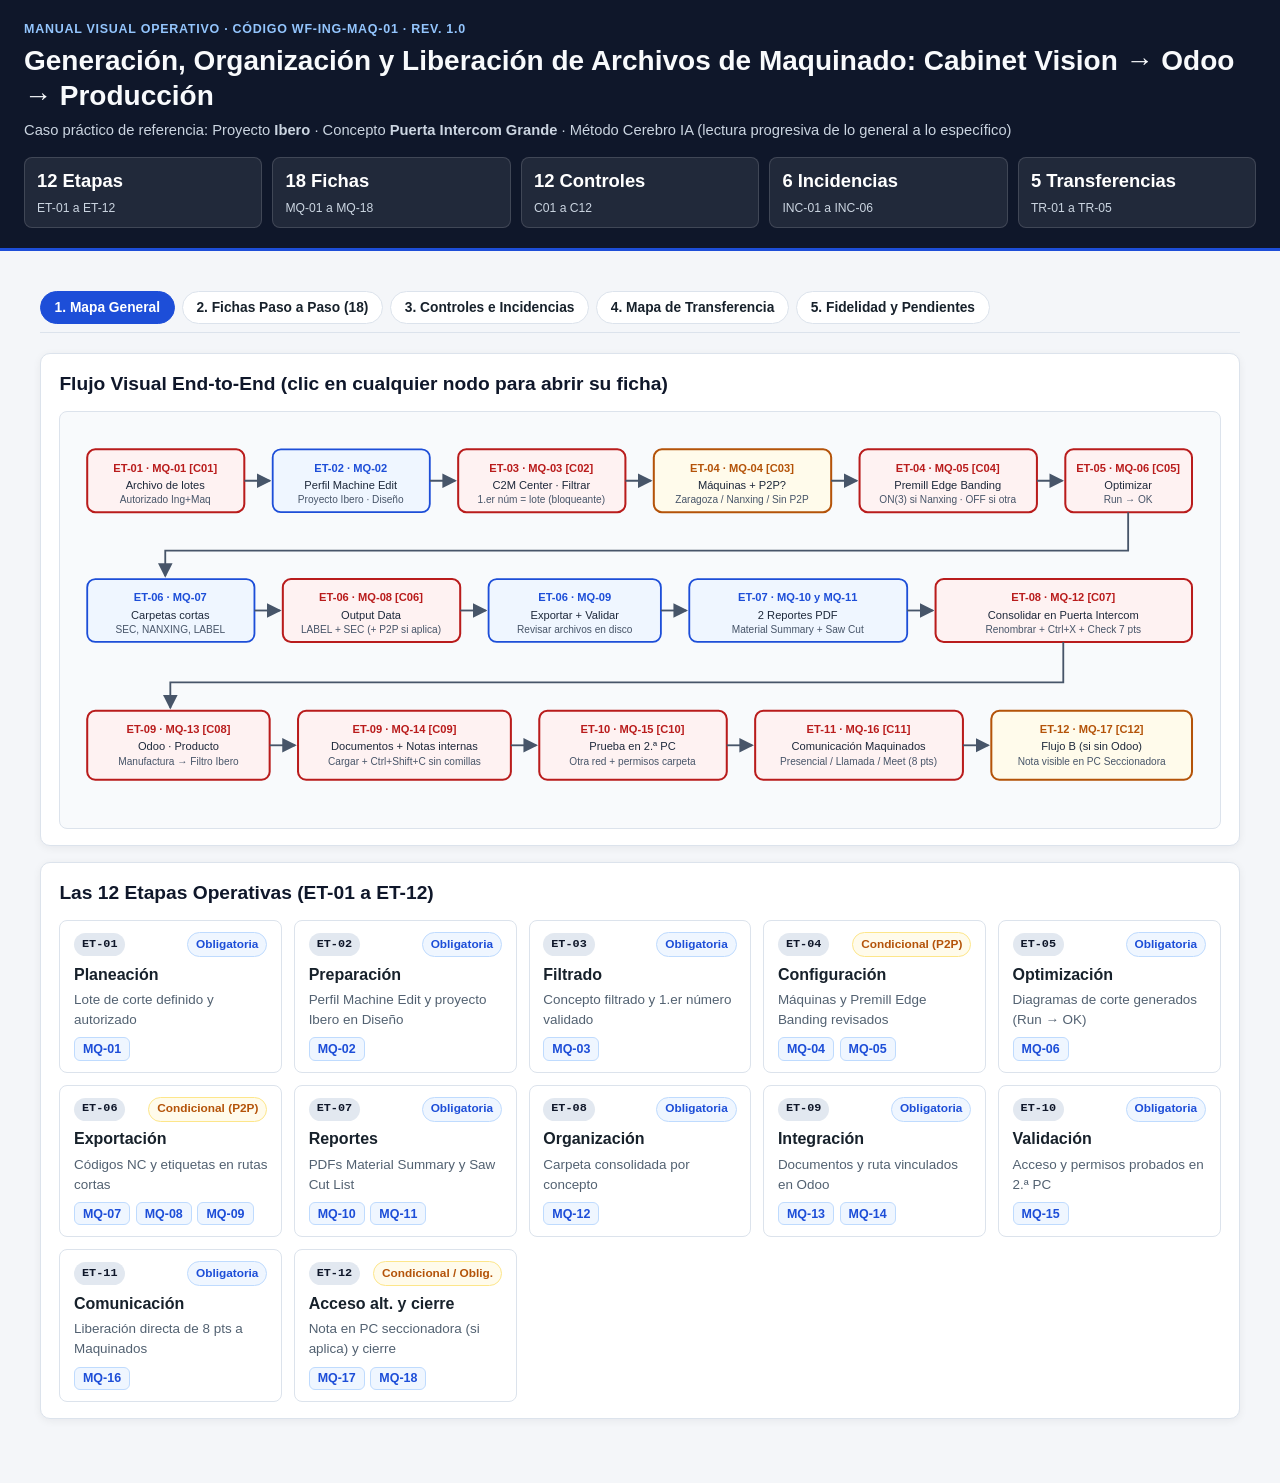
<file: Manual_Visual_Maquinado_Ibero.html>
<!DOCTYPE html>
<html lang="es">
<head>
  <meta charset="UTF-8" />
  <meta name="viewport" content="width=device-width, initial-scale=1.0" />
  <title>Manual Visual Operativo · WF-ING-MAQ-01 · Cabinet Vision → Odoo → Maquinados</title>
  <style>
    :root {
      --bg: #f4f6f9;
      --surface: #ffffff;
      --surface-alt: #f8fafc;
      --border: #dce3ec;
      --text: #17212b;
      --muted: #526171;
      --primary: #1d4ed8;
      --primary-soft: #eff6ff;
      --critical: #b91c1c;
      --critical-soft: #fef2f2;
      --cond: #b45309;
      --cond-soft: #fffbeb;
      --ok: #047857;
      --ok-soft: #ecfdf5;
      --radius: 10px;
      --shadow: 0 2px 8px rgba(15, 23, 42, 0.06);
    }
    * { box-sizing: border-box; }
    body {
      margin: 0;
      font-family: -apple-system, BlinkMacSystemFont, "Segoe UI", Roboto, Arial, sans-serif;
      background: var(--bg);
      color: var(--text);
      line-height: 1.5;
    }
    header {
      background: #0f172a;
      color: #f8fafc;
      padding: 1.25rem 1.5rem;
      border-bottom: 3px solid var(--primary);
    }
    .container {
      max-width: 1240px;
      margin: 0 auto;
      padding: 1rem 1.25rem 3rem;
    }
    .header-inner {
      max-width: 1240px;
      margin: 0 auto;
    }
    .eyebrow {
      font-size: 0.78rem;
      text-transform: uppercase;
      letter-spacing: 0.06em;
      color: #93c5fd;
      font-weight: 700;
    }
    h1 {
      margin: 0.25rem 0 0.4rem;
      font-size: clamp(1.2rem, 2.5vw, 1.75rem);
      line-height: 1.25;
    }
    .subtitle {
      margin: 0;
      color: #cbd5e1;
      font-size: 0.92rem;
    }
    .kpi-strip {
      display: grid;
      grid-template-columns: repeat(auto-fit, minmax(145px, 1fr));
      gap: 0.65rem;
      margin-top: 1rem;
    }
    .kpi {
      background: rgba(255, 255, 255, 0.08);
      border: 1px solid rgba(255, 255, 255, 0.14);
      border-radius: 8px;
      padding: 0.55rem 0.75rem;
    }
    .kpi strong { display: block; font-size: 1.15rem; color: #fff; }
    .kpi span { font-size: 0.76rem; color: #cbd5e1; }

    nav.tabs {
      display: flex;
      flex-wrap: wrap;
      gap: 0.45rem;
      margin: 1rem 0 1.25rem;
      position: sticky;
      top: 0;
      z-index: 20;
      background: var(--bg);
      padding: 0.5rem 0;
      border-bottom: 1px solid var(--border);
    }
    .tab-btn {
      border: 1px solid var(--border);
      background: var(--surface);
      color: var(--text);
      padding: 0.5rem 0.85rem;
      border-radius: 999px;
      font-size: 0.86rem;
      font-weight: 600;
      cursor: pointer;
    }
    .tab-btn[aria-selected="true"] {
      background: var(--primary);
      color: #fff;
      border-color: var(--primary);
    }
    .tab-btn:focus-visible, .filter-pill:focus-visible, .node-btn:focus-visible, a:focus-visible {
      outline: 3px solid #2563eb;
      outline-offset: 2px;
    }

    section.panel { display: none; }
    section.panel.active { display: block; }

    .card {
      background: var(--surface);
      border: 1px solid var(--border);
      border-radius: var(--radius);
      padding: 1rem 1.15rem;
      box-shadow: var(--shadow);
      margin-bottom: 1rem;
    }
    h2 {
      margin: 0 0 0.75rem;
      font-size: 1.2rem;
      color: #0f172a;
    }
    h3 {
      margin: 0 0 0.5rem;
      font-size: 1.02rem;
    }

    .badge {
      display: inline-block;
      padding: 0.16rem 0.5rem;
      border-radius: 999px;
      font-size: 0.74rem;
      font-weight: 700;
      vertical-align: middle;
    }
    .badge-id { background: #e2e8f0; color: #0f172a; font-family: ui-monospace, Consolas, monospace; }
    .badge-crit { background: var(--critical-soft); color: var(--critical); border: 1px solid #fecaca; }
    .badge-obl { background: var(--primary-soft); color: var(--primary); border: 1px solid #bfdbfe; }
    .badge-cond { background: var(--cond-soft); color: var(--cond); border: 1px solid #fde68a; }
    .badge-ok { background: var(--ok-soft); color: var(--ok); border: 1px solid #a7f3d0; }

    .map-wrap {
      overflow-x: auto;
      background: var(--surface-alt);
      border: 1px solid var(--border);
      border-radius: 8px;
      padding: 0.75rem;
    }
    .map-grid {
      display: grid;
      grid-template-columns: repeat(auto-fit, minmax(220px, 1fr));
      gap: 0.75rem;
      margin-top: 0.75rem;
    }
    .stage-box {
      background: var(--surface);
      border: 1px solid var(--border);
      border-radius: 8px;
      padding: 0.7rem 0.85rem;
    }
    .stage-box .stage-head {
      display: flex;
      justify-content: space-between;
      align-items: center;
      gap: 0.4rem;
      margin-bottom: 0.35rem;
    }
    .node-links {
      display: flex;
      flex-wrap: wrap;
      gap: 0.35rem;
      margin-top: 0.45rem;
    }
    .node-btn {
      background: var(--primary-soft);
      color: var(--primary);
      border: 1px solid #bfdbfe;
      border-radius: 6px;
      padding: 0.22rem 0.5rem;
      font-size: 0.78rem;
      font-weight: 700;
      cursor: pointer;
    }
    .node-btn:hover { background: #dbeafe; }

    .toolbar {
      display: flex;
      flex-wrap: wrap;
      gap: 0.65rem;
      align-items: center;
      margin-bottom: 1rem;
    }
    .search-input {
      flex: 1 1 260px;
      padding: 0.55rem 0.8rem;
      border: 1px solid var(--border);
      border-radius: 8px;
      font-size: 0.92rem;
      background: var(--surface);
    }
    .filter-row {
      display: flex;
      flex-wrap: wrap;
      gap: 0.4rem;
    }
    .filter-pill {
      border: 1px solid var(--border);
      background: var(--surface);
      padding: 0.35rem 0.7rem;
      border-radius: 999px;
      font-size: 0.8rem;
      font-weight: 600;
      cursor: pointer;
    }
    .filter-pill.active {
      background: #0f172a;
      color: #fff;
      border-color: #0f172a;
    }

    .ficha {
      background: var(--surface);
      border: 1px solid var(--border);
      border-left: 4px solid var(--primary);
      border-radius: var(--radius);
      padding: 1rem 1.15rem;
      margin-bottom: 1rem;
      box-shadow: var(--shadow);
    }
    .ficha.is-critical { border-left-color: var(--critical); }
    .ficha.highlight { box-shadow: 0 0 0 3px #93c5fd; }
    .ficha-head {
      display: flex;
      flex-wrap: wrap;
      justify-content: space-between;
      align-items: flex-start;
      gap: 0.5rem;
      margin-bottom: 0.65rem;
    }
    .ficha-badges { display: flex; flex-wrap: wrap; gap: 0.35rem; }
    .ficha-grid {
      display: grid;
      grid-template-columns: repeat(auto-fit, minmax(250px, 1fr));
      gap: 0.65rem 1rem;
      font-size: 0.9rem;
    }
    .field-label {
      font-size: 0.75rem;
      text-transform: uppercase;
      letter-spacing: 0.04em;
      color: var(--muted);
      font-weight: 700;
      margin-bottom: 0.15rem;
    }
    .capture-box {
      margin-top: 0.7rem;
      background: #f8fafc;
      border: 1px dashed #94a3b8;
      border-radius: 6px;
      padding: 0.5rem 0.75rem;
      font-size: 0.84rem;
      color: #334155;
    }
    .ficha-foot {
      margin-top: 0.6rem;
      padding-top: 0.5rem;
      border-top: 1px solid var(--border);
      display: flex;
      flex-wrap: wrap;
      justify-content: space-between;
      gap: 0.5rem;
      font-size: 0.8rem;
      color: var(--muted);
    }

    table {
      width: 100%;
      border-collapse: collapse;
      font-size: 0.86rem;
    }
    th, td {
      border: 1px solid var(--border);
      padding: 0.55rem 0.65rem;
      text-align: left;
      vertical-align: top;
    }
    th { background: var(--surface-alt); font-weight: 700; }
    .table-scroll { overflow-x: auto; }
    code {
      background: #f1f5f9;
      padding: 0.1rem 0.32rem;
      border-radius: 4px;
      font-size: 0.84em;
      font-family: ui-monospace, Consolas, monospace;
    }
    .empty-msg {
      padding: 1.5rem;
      text-align: center;
      color: var(--muted);
      background: var(--surface);
      border: 1px dashed var(--border);
      border-radius: var(--radius);
    }
  </style>
</head>
<body>
  <header>
    <div class="header-inner">
      <div class="eyebrow">Manual Visual Operativo · Código WF-ING-MAQ-01 · Rev. 1.0</div>
      <h1>Generación, Organización y Liberación de Archivos de Maquinado: Cabinet Vision → Odoo → Producción</h1>
      <p class="subtitle">Caso práctico de referencia: Proyecto <strong>Ibero</strong> · Concepto <strong>Puerta Intercom Grande</strong> · Método Cerebro IA (lectura progresiva de lo general a lo específico)</p>
      <div class="kpi-strip">
        <div class="kpi"><strong>12 Etapas</strong><span>ET-01 a ET-12</span></div>
        <div class="kpi"><strong>18 Fichas</strong><span>MQ-01 a MQ-18</span></div>
        <div class="kpi"><strong>12 Controles</strong><span>C01 a C12</span></div>
        <div class="kpi"><strong>6 Incidencias</strong><span>INC-01 a INC-06</span></div>
        <div class="kpi"><strong>5 Transferencias</strong><span>TR-01 a TR-05</span></div>
      </div>
    </div>
  </header>

  <main class="container">
    <nav class="tabs" role="tablist" aria-label="Vistas del manual">
      <button class="tab-btn" role="tab" aria-selected="true" data-tab="mapa">1. Mapa General</button>
      <button class="tab-btn" role="tab" aria-selected="false" data-tab="fichas">2. Fichas Paso a Paso (18)</button>
      <button class="tab-btn" role="tab" aria-selected="false" data-tab="controles">3. Controles e Incidencias</button>
      <button class="tab-btn" role="tab" aria-selected="false" data-tab="transferencia">4. Mapa de Transferencia</button>
      <button class="tab-btn" role="tab" aria-selected="false" data-tab="pendientes">5. Fidelidad y Pendientes</button>
    </nav>

    <!-- TAB 1: MAPA -->
    <section id="panel-mapa" class="panel active" role="tabpanel">
      <div class="card">
        <h2>Flujo Visual End-to-End (clic en cualquier nodo para abrir su ficha)</h2>
        <div class="map-wrap">
          <svg viewBox="0 0 1120 380" width="100%" style="min-width:860px;height:auto;" role="img" aria-label="Diagrama de flujo del procedimiento WF-ING-MAQ-01">
            <defs>
              <marker id="arr" markerWidth="8" markerHeight="8" refX="7" refY="4" orient="auto">
                <path d="M0,0 L8,4 L0,8 Z" fill="#475569"/>
              </marker>
            </defs>
            <!-- Row 1: Cabinet Vision -->
            <g class="svg-node" data-jump="MQ-01" style="cursor:pointer">
              <rect x="15" y="25" width="155" height="62" rx="8" fill="#fef2f2" stroke="#b91c1c" stroke-width="2"/>
              <text x="92" y="47" text-anchor="middle" font-size="11" font-weight="700" fill="#b91c1c">ET-01 · MQ-01 [C01]</text>
              <text x="92" y="64" text-anchor="middle" font-size="11" fill="#1e293b">Archivo de lotes</text>
              <text x="92" y="78" text-anchor="middle" font-size="10" fill="#475569">Autorizado Ing+Maq</text>
            </g>
            <line x1="170" y1="56" x2="195" y2="56" stroke="#475569" stroke-width="1.8" marker-end="url(#arr)"/>

            <g class="svg-node" data-jump="MQ-02" style="cursor:pointer">
              <rect x="198" y="25" width="155" height="62" rx="8" fill="#eff6ff" stroke="#1d4ed8" stroke-width="1.8"/>
              <text x="275" y="47" text-anchor="middle" font-size="11" font-weight="700" fill="#1d4ed8">ET-02 · MQ-02</text>
              <text x="275" y="64" text-anchor="middle" font-size="11" fill="#1e293b">Perfil Machine Edit</text>
              <text x="275" y="78" text-anchor="middle" font-size="10" fill="#475569">Proyecto Ibero · Diseño</text>
            </g>
            <line x1="353" y1="56" x2="378" y2="56" stroke="#475569" stroke-width="1.8" marker-end="url(#arr)"/>

            <g class="svg-node" data-jump="MQ-03" style="cursor:pointer">
              <rect x="381" y="25" width="165" height="62" rx="8" fill="#fef2f2" stroke="#b91c1c" stroke-width="2"/>
              <text x="463" y="47" text-anchor="middle" font-size="11" font-weight="700" fill="#b91c1c">ET-03 · MQ-03 [C02]</text>
              <text x="463" y="64" text-anchor="middle" font-size="11" fill="#1e293b">C2M Center · Filtrar</text>
              <text x="463" y="78" text-anchor="middle" font-size="10" fill="#475569">1.er núm = lote (bloqueante)</text>
            </g>
            <line x1="546" y1="56" x2="571" y2="56" stroke="#475569" stroke-width="1.8" marker-end="url(#arr)"/>

            <g class="svg-node" data-jump="MQ-04" style="cursor:pointer">
              <rect x="574" y="25" width="175" height="62" rx="8" fill="#fffbeb" stroke="#b45309" stroke-width="2"/>
              <text x="661" y="47" text-anchor="middle" font-size="11" font-weight="700" fill="#b45309">ET-04 · MQ-04 [C03]</text>
              <text x="661" y="64" text-anchor="middle" font-size="11" fill="#1e293b">Máquinas + P2P?</text>
              <text x="661" y="78" text-anchor="middle" font-size="10" fill="#475569">Zaragoza / Nanxing / Sin P2P</text>
            </g>
            <line x1="749" y1="56" x2="774" y2="56" stroke="#475569" stroke-width="1.8" marker-end="url(#arr)"/>

            <g class="svg-node" data-jump="MQ-05" style="cursor:pointer">
              <rect x="777" y="25" width="175" height="62" rx="8" fill="#fef2f2" stroke="#b91c1c" stroke-width="2"/>
              <text x="864" y="47" text-anchor="middle" font-size="11" font-weight="700" fill="#b91c1c">ET-04 · MQ-05 [C04]</text>
              <text x="864" y="64" text-anchor="middle" font-size="11" fill="#1e293b">Premill Edge Banding</text>
              <text x="864" y="78" text-anchor="middle" font-size="10" fill="#475569">ON(3) si Nanxing · OFF si otra</text>
            </g>
            <line x1="952" y1="56" x2="977" y2="56" stroke="#475569" stroke-width="1.8" marker-end="url(#arr)"/>

            <g class="svg-node" data-jump="MQ-06" style="cursor:pointer">
              <rect x="980" y="25" width="125" height="62" rx="8" fill="#fef2f2" stroke="#b91c1c" stroke-width="2"/>
              <text x="1042" y="47" text-anchor="middle" font-size="11" font-weight="700" fill="#b91c1c">ET-05 · MQ-06 [C05]</text>
              <text x="1042" y="64" text-anchor="middle" font-size="11" fill="#1e293b">Optimizar</text>
              <text x="1042" y="78" text-anchor="middle" font-size="10" fill="#475569">Run → OK</text>
            </g>

            <!-- Connector down -->
            <path d="M1042,87 L1042,125 L92,125 L92,150" fill="none" stroke="#475569" stroke-width="1.8" marker-end="url(#arr)"/>

            <!-- Row 2: Exportación, Reportes, Consolidación -->
            <g class="svg-node" data-jump="MQ-07" style="cursor:pointer">
              <rect x="15" y="153" width="165" height="62" rx="8" fill="#eff6ff" stroke="#1d4ed8" stroke-width="1.8"/>
              <text x="97" y="175" text-anchor="middle" font-size="11" font-weight="700" fill="#1d4ed8">ET-06 · MQ-07</text>
              <text x="97" y="192" text-anchor="middle" font-size="11" fill="#1e293b">Carpetas cortas</text>
              <text x="97" y="206" text-anchor="middle" font-size="10" fill="#475569">SEC, NANXING, LABEL</text>
            </g>
            <line x1="180" y1="184" x2="205" y2="184" stroke="#475569" stroke-width="1.8" marker-end="url(#arr)"/>

            <g class="svg-node" data-jump="MQ-08" style="cursor:pointer">
              <rect x="208" y="153" width="175" height="62" rx="8" fill="#fef2f2" stroke="#b91c1c" stroke-width="2"/>
              <text x="295" y="175" text-anchor="middle" font-size="11" font-weight="700" fill="#b91c1c">ET-06 · MQ-08 [C06]</text>
              <text x="295" y="192" text-anchor="middle" font-size="11" fill="#1e293b">Output Data</text>
              <text x="295" y="206" text-anchor="middle" font-size="10" fill="#475569">LABEL + SEC (+ P2P si aplica)</text>
            </g>
            <line x1="383" y1="184" x2="408" y2="184" stroke="#475569" stroke-width="1.8" marker-end="url(#arr)"/>

            <g class="svg-node" data-jump="MQ-09" style="cursor:pointer">
              <rect x="411" y="153" width="170" height="62" rx="8" fill="#eff6ff" stroke="#1d4ed8" stroke-width="1.8"/>
              <text x="496" y="175" text-anchor="middle" font-size="11" font-weight="700" fill="#1d4ed8">ET-06 · MQ-09</text>
              <text x="496" y="192" text-anchor="middle" font-size="11" fill="#1e293b">Exportar + Validar</text>
              <text x="496" y="206" text-anchor="middle" font-size="10" fill="#475569">Revisar archivos en disco</text>
            </g>
            <line x1="581" y1="184" x2="606" y2="184" stroke="#475569" stroke-width="1.8" marker-end="url(#arr)"/>

            <g class="svg-node" data-jump="MQ-10" style="cursor:pointer">
              <rect x="609" y="153" width="215" height="62" rx="8" fill="#eff6ff" stroke="#1d4ed8" stroke-width="1.8"/>
              <text x="716" y="175" text-anchor="middle" font-size="11" font-weight="700" fill="#1d4ed8">ET-07 · MQ-10 y MQ-11</text>
              <text x="716" y="192" text-anchor="middle" font-size="11" fill="#1e293b">2 Reportes PDF</text>
              <text x="716" y="206" text-anchor="middle" font-size="10" fill="#475569">Material Summary + Saw Cut</text>
            </g>
            <line x1="824" y1="184" x2="849" y2="184" stroke="#475569" stroke-width="1.8" marker-end="url(#arr)"/>

            <g class="svg-node" data-jump="MQ-12" style="cursor:pointer">
              <rect x="852" y="153" width="253" height="62" rx="8" fill="#fef2f2" stroke="#b91c1c" stroke-width="2"/>
              <text x="978" y="175" text-anchor="middle" font-size="11" font-weight="700" fill="#b91c1c">ET-08 · MQ-12 [C07]</text>
              <text x="978" y="192" text-anchor="middle" font-size="11" fill="#1e293b">Consolidar en Puerta Intercom</text>
              <text x="978" y="206" text-anchor="middle" font-size="10" fill="#475569">Renombrar + Ctrl+X + Check 7 pts</text>
            </g>

            <!-- Connector down -->
            <path d="M978,215 L978,255 L97,255 L97,280" fill="none" stroke="#475569" stroke-width="1.8" marker-end="url(#arr)"/>

            <!-- Row 3: Odoo, 2da PC, Maquinados, Flujo B -->
            <g class="svg-node" data-jump="MQ-13" style="cursor:pointer">
              <rect x="15" y="283" width="180" height="68" rx="8" fill="#fef2f2" stroke="#b91c1c" stroke-width="2"/>
              <text x="105" y="305" text-anchor="middle" font-size="11" font-weight="700" fill="#b91c1c">ET-09 · MQ-13 [C08]</text>
              <text x="105" y="322" text-anchor="middle" font-size="11" fill="#1e293b">Odoo · Producto</text>
              <text x="105" y="336" text-anchor="middle" font-size="10" fill="#475569">Manufactura → Filtro Ibero</text>
            </g>
            <line x1="195" y1="317" x2="220" y2="317" stroke="#475569" stroke-width="1.8" marker-end="url(#arr)"/>

            <g class="svg-node" data-jump="MQ-14" style="cursor:pointer">
              <rect x="223" y="283" width="210" height="68" rx="8" fill="#fef2f2" stroke="#b91c1c" stroke-width="2"/>
              <text x="328" y="305" text-anchor="middle" font-size="11" font-weight="700" fill="#b91c1c">ET-09 · MQ-14 [C09]</text>
              <text x="328" y="322" text-anchor="middle" font-size="11" fill="#1e293b">Documentos + Notas internas</text>
              <text x="328" y="336" text-anchor="middle" font-size="10" fill="#475569">Cargar + Ctrl+Shift+C sin comillas</text>
            </g>
            <line x1="433" y1="317" x2="458" y2="317" stroke="#475569" stroke-width="1.8" marker-end="url(#arr)"/>

            <g class="svg-node" data-jump="MQ-15" style="cursor:pointer">
              <rect x="461" y="283" width="185" height="68" rx="8" fill="#fef2f2" stroke="#b91c1c" stroke-width="2"/>
              <text x="553" y="305" text-anchor="middle" font-size="11" font-weight="700" fill="#b91c1c">ET-10 · MQ-15 [C10]</text>
              <text x="553" y="322" text-anchor="middle" font-size="11" fill="#1e293b">Prueba en 2.ª PC</text>
              <text x="553" y="336" text-anchor="middle" font-size="10" fill="#475569">Otra red + permisos carpeta</text>
            </g>
            <line x1="646" y1="317" x2="671" y2="317" stroke="#475569" stroke-width="1.8" marker-end="url(#arr)"/>

            <g class="svg-node" data-jump="MQ-16" style="cursor:pointer">
              <rect x="674" y="283" width="205" height="68" rx="8" fill="#fef2f2" stroke="#b91c1c" stroke-width="2"/>
              <text x="776" y="305" text-anchor="middle" font-size="11" font-weight="700" fill="#b91c1c">ET-11 · MQ-16 [C11]</text>
              <text x="776" y="322" text-anchor="middle" font-size="11" fill="#1e293b">Comunicación Maquinados</text>
              <text x="776" y="336" text-anchor="middle" font-size="10" fill="#475569">Presencial / Llamada / Meet (8 pts)</text>
            </g>
            <line x1="879" y1="317" x2="904" y2="317" stroke="#475569" stroke-width="1.8" marker-end="url(#arr)"/>

            <g class="svg-node" data-jump="MQ-17" style="cursor:pointer">
              <rect x="907" y="283" width="198" height="68" rx="8" fill="#fffbeb" stroke="#b45309" stroke-width="2"/>
              <text x="1006" y="305" text-anchor="middle" font-size="11" font-weight="700" fill="#b45309">ET-12 · MQ-17 [C12]</text>
              <text x="1006" y="322" text-anchor="middle" font-size="11" fill="#1e293b">Flujo B (si sin Odoo)</text>
              <text x="1006" y="336" text-anchor="middle" font-size="10" fill="#475569">Nota visible en PC Seccionadora</text>
            </g>
          </svg>
        </div>
      </div>

      <div class="card">
        <h2>Las 12 Etapas Operativas (ET-01 a ET-12)</h2>
        <div class="map-grid" id="stages-grid"></div>
      </div>
    </section>

    <!-- TAB 2: FICHAS -->
    <section id="panel-fichas" class="panel" role="tabpanel">
      <div class="toolbar">
        <input id="search-box" class="search-input" type="search" placeholder="Buscar por ID, pantalla, botón, error, atajo... (atajo: /)" aria-label="Buscar en fichas" />
        <div class="filter-row" id="filter-row">
          <button class="filter-pill active" data-filter="all">Todas (18)</button>
          <button class="filter-pill" data-filter="critical">Puntos Críticos</button>
          <button class="filter-pill" data-filter="cond">Condicionales</button>
          <button class="filter-pill" data-filter="cv">Cabinet Vision</button>
          <button class="filter-pill" data-filter="fs">Carpeta / Red</button>
          <button class="filter-pill" data-filter="odoo">Odoo</button>
          <button class="filter-pill" data-filter="maq">Maquinados</button>
        </div>
      </div>
      <div id="fichas-list"></div>
    </section>

    <!-- TAB 3: CONTROLES E INCIDENCIAS -->
    <section id="panel-controles" class="panel" role="tabpanel">
      <div class="card">
        <h2>Controles Críticos de Proceso (C01–C12)</h2>
        <div class="table-scroll">
          <table>
            <thead>
              <tr><th>Control</th><th>Ficha</th><th>Verificación obligatoria</th><th>Criterio de aceptación</th><th>Si falla</th></tr>
            </thead>
            <tbody id="controls-tbody"></tbody>
          </table>
        </div>
      </div>
      <div class="card">
        <h2>Incidencias y Errores Frecuentes (INC-01–INC-06)</h2>
        <div class="table-scroll">
          <table>
            <thead>
              <tr><th>ID</th><th>Ficha</th><th>Incidencia</th><th>Impacto</th><th>Recuperación conocida</th></tr>
            </thead>
            <tbody id="incidents-tbody"></tbody>
          </table>
        </div>
      </div>
    </section>

    <!-- TAB 4: TRANSFERENCIA -->
    <section id="panel-transferencia" class="panel" role="tabpanel">
      <div class="card">
        <h2>Mapa de Transferencia entre Aplicaciones y Equipos (TR-01–TR-05)</h2>
        <div class="table-scroll">
          <table>
            <thead>
              <tr><th>ID</th><th>Emisor</th><th>Destino funcional</th><th>Objeto y formato</th><th>Convención / Unidad</th><th>Comprobación de recepción</th><th>Pendiente de validar</th></tr>
            </thead>
            <tbody id="transfer-tbody"></tbody>
          </table>
        </div>
      </div>
    </section>

    <!-- TAB 5: FIDELIDAD Y PENDIENTES -->
    <section id="panel-pendientes" class="panel" role="tabpanel">
      <div class="card">
        <h2>Diferenciación Explícita: Observado vs Recomendaciones vs Pendientes</h2>
        <h3>1. Procedimiento observado en el ejercicio (Ibero · Puerta Intercom Grande)</h3>
        <ul>
          <li>Uso del perfil <code>Machine Edit</code> en <code>Cabinet Vision</code> y acceso al workspace <code>Diseño</code> → pestaña derecha <code>C2M Center</code>.</li>
          <li>Configuración de <code>Dimensionadora Zaragoza</code> (Nanxing), <code>Enchapadora nueva Nanxing</code> y <code>Sin máquina P2P</code> (perforaciones manuales).</li>
          <li><code>File ‣ Preferences ‣ Geometry ‣ Premill Edge Banding</code> activado con valor máximo <code>3</code>.</li>
          <li>Creación temporal de <code>SEC</code>, <code>NANXING</code> y <code>LABEL</code> en <code>Luis del Ángel / Ibero / Producción</code> para evitar errores por rutas largas.</li>
          <li>Mensajes observados durante exportación: <code>Starting Output Runtime</code> y <code>Create SCM Automatic Fields</code>.</li>
          <li>Exportación de <code>Material Summary</code> y <code>Saw Cut List Landscape</code> (<code>Export Report → Adobe PDF</code>).</li>
          <li>Consolidación en <code>Puerta Intercom Grande</code>, carga en <code>Odoo</code> (3.ª pestaña <code>Documentos</code> + ruta sin comillas en <code>Notas internas</code>), prueba en 2.ª PC en otra red Wi-Fi, comunicación directa y nota en PC de seccionadora.</li>
        </ul>
        <h3>2. Recomendaciones operativas</h3>
        <ul>
          <li>Mantener habilitado el historial del portapapeles al copiar las 3 rutas de salida.</li>
          <li>Conservar la carpeta <code>NANXING</code> dentro de la estructura estándar aunque el lote no use P2P.</li>
          <li>Usar <code>Odoo</code> como canal habitual a largo plazo manteniendo la carpeta compartida como repositorio operativo.</li>
        </ul>
        <h3>3. Verificaciones pendientes en planta y software</h3>
        <ul>
          <li>Capturas de pantalla reales de todas las pantallas operativas (actualmente marcadas como <em>Captura pendiente</em>).</li>
          <li>Formato exacto admitido por la instancia de <code>Odoo</code> para cargar carpetas o conjuntos de archivos de máquina/etiquetado.</li>
          <li>Confirmación en sitio de atajos de teclado (<code>Ctrl + Shift + N</code>, <code>F2</code>, <code>F4</code>, <code>Ctrl + X</code>, <code>Ctrl + Shift + C</code>) en los equipos de Ingeniería.</li>
          <li>Validación formal de permisos de red entre la 2.ª PC y la PC de la seccionadora.</li>
        </ul>
      </div>
    </section>
  </main>

  <script>
    const STAGES = [
      { id: "ET-01", name: "Planeación", out: "Lote de corte definido y autorizado", type: "Obligatoria", nodes: ["MQ-01"] },
      { id: "ET-02", name: "Preparación", out: "Perfil Machine Edit y proyecto Ibero en Diseño", type: "Obligatoria", nodes: ["MQ-02"] },
      { id: "ET-03", name: "Filtrado", out: "Concepto filtrado y 1.er número validado", type: "Obligatoria", nodes: ["MQ-03"] },
      { id: "ET-04", name: "Configuración", out: "Máquinas y Premill Edge Banding revisados", type: "Condicional (P2P)", nodes: ["MQ-04", "MQ-05"] },
      { id: "ET-05", name: "Optimización", out: "Diagramas de corte generados (Run → OK)", type: "Obligatoria", nodes: ["MQ-06"] },
      { id: "ET-06", name: "Exportación", out: "Códigos NC y etiquetas en rutas cortas", type: "Condicional (P2P)", nodes: ["MQ-07", "MQ-08", "MQ-09"] },
      { id: "ET-07", name: "Reportes", out: "PDFs Material Summary y Saw Cut List", type: "Obligatoria", nodes: ["MQ-10", "MQ-11"] },
      { id: "ET-08", name: "Organización", out: "Carpeta consolidada por concepto", type: "Obligatoria", nodes: ["MQ-12"] },
      { id: "ET-09", name: "Integración", out: "Documentos y ruta vinculados en Odoo", type: "Obligatoria", nodes: ["MQ-13", "MQ-14"] },
      { id: "ET-10", name: "Validación", out: "Acceso y permisos probados en 2.ª PC", type: "Obligatoria", nodes: ["MQ-15"] },
      { id: "ET-11", name: "Comunicación", out: "Liberación directa de 8 pts a Maquinados", type: "Obligatoria", nodes: ["MQ-16"] },
      { id: "ET-12", name: "Acceso alt. y cierre", out: "Nota en PC seccionadora (si aplica) y cierre", type: "Condicional / Oblig.", nodes: ["MQ-17", "MQ-18"] }
    ];

    const FICHAS = [
      {
        id: "MQ-01", stage: "ET-01", app: "Planeación", cat: "cv", critical: "C01", cond: false,
        title: "Recepción y validación del archivo de lotes de corte",
        start: "Documento de planeación de Ingeniería + Maquinados",
        loc: "Archivo de configuración de lotes de corte / maquinado",
        action: "Verificar los 8 datos del lote: proyecto, concepto, cantidad, agrupación, dimensionadora, enchapadora, máquina P2P (si aplica) e indicaciones especiales.",
        config: "Ejemplo Ibero: Puerta Intercom Grande · Dimensionadora Zaragoza (Nanxing) · Enchapadora nueva Nanxing · Sin máquina P2P (perforación manual).",
        condText: "Obligatoria antes de abrir Cabinet Vision. Prohibido definir lotes arbitrariamente.",
        io: "Entrada: acuerdo Ingeniería–Maquinados → Salida: parámetros autorizados del lote.",
        check: "Confirmar que los 8 datos están completos y sin discrepancias.",
        err: "Programar lotes arbitrarios causa retrabajo. Recuperación: detener y validar con líder de Ingeniería.",
        capture: "Captura pendiente — archivo de lotes autorizado con proyecto, concepto, cantidad y máquinas.",
        source: "§2", state: "Reportado en narración · Pendiente validar formato estándar"
      },
      {
        id: "MQ-02", stage: "ET-02", app: "Cabinet Vision", cat: "cv", critical: null, cond: false,
        title: "Selección de perfil Machine Edit y apertura del proyecto",
        start: "Escritorio / Lanzador de Cabinet Vision",
        loc: "Selector de perfil → Apertura de proyecto → Workspace Diseño",
        action: "1) Elegir perfil Machine Edit. 2) Abrir Cabinet Vision. 3) Abrir proyecto proporcionado (Ibero). 4) Confirmar proyecto. 5) Entrar a Diseño.",
        config: "Perfil: Machine Edit (permite generar/modificar reportes si se requiere). Proyecto: Ibero.",
        condText: "Obligatoria en todo procesamiento.",
        io: "Entrada: archivo de proyecto → Salida: proyecto abierto en workspace Diseño.",
        check: "Confirmar nombre del proyecto y perfil Machine Edit activos.",
        err: "Abrir revisión incorrecta o perfil sin herramientas de reporte. Recuperación: cerrar sin guardar y reabrir.",
        capture: "Captura pendiente — selector Machine Edit, proyecto Ibero y vista Diseño.",
        source: "§3", state: "Reportado en narración · Captura pendiente"
      },
      {
        id: "MQ-03", stage: "ET-03", app: "Cabinet Vision (C2M)", cat: "cv", critical: "C02", cond: false,
        title: "Acceso a C2M Center y filtrado del concepto",
        start: "Workspace Diseño en Cabinet Vision",
        loc: "Pestaña C2M Center (extremo derecho de Diseño) → Filtrado → OK",
        action: "Abrir C2M Center, filtrar el concepto Puerta Intercom Grande, pulsar OK y revisar el primer número del resultado (cantidad de muebles).",
        config: "Concepto: Puerta Intercom Grande. Cantidad proviene de la vista de diseño.",
        condText: "Obligatoria. Control bloqueante: solo continuar si el 1.er número coincide con el lote autorizado.",
        io: "Entrada: proyecto completo → Salida: lote filtrado y cantidad validada.",
        check: "Cotejar 1.er número mostrado contra cantidad del archivo de lotes (MQ-01).",
        err: "Cantidad distinta al lote autorizado (INC-01). Recuperación: detener, revisar configuración en Diseño o consultar a Ingeniería.",
        capture: "Captura pendiente — pestaña C2M Center, filtro seleccionado y 1.er número del resultado.",
        source: "§4", state: "Reportado en narración · Captura pendiente"
      },
      {
        id: "MQ-04", stage: "ET-04", app: "Cabinet Vision (C2M)", cat: "cv", critical: "C03", cond: true,
        title: "Selección de máquinas en menú lateral izquierdo",
        start: "Screen to Machine Center (C2M Center)",
        loc: "Parte inferior del menú lateral izquierdo de Screen to Machine Center",
        action: "Configurar las 3 categorías: 1) Dimensionadora, 2) Enchapadora, 3) Máquina P2P (solo si el lote lo requiere).",
        config: "Corte: Dimensionadora Zaragoza (Nanxing) · Enchapado: Enchapadora nueva Nanxing · Maquinado posterior: Sin máquina P2P.",
        condText: "P2P es condicional según archivo de lotes (otras puertas/muebles sí usan P2P Nanxing).",
        io: "Entrada: archivo de lotes → Salida: máquinas configuradas en C2M Center.",
        check: "Confirmar que las 3 categorías coinciden con el archivo de lotes.",
        err: "Asignar P2P a mueble de perforación manual o elegir dimensionadora equivocada. Recuperación: corregir antes de Run.",
        capture: "Captura pendiente — menú lateral izquierdo inferior mostrando las 3 categorías.",
        source: "§5", state: "Reportado en narración · Captura pendiente"
      },
      {
        id: "MQ-05", stage: "ET-04", app: "Cabinet Vision (C2M)", cat: "cv", critical: "C04", cond: true,
        title: "Configuración de Premill Edge Banding (precorte)",
        start: "Screen to Machine Center",
        loc: "File (arriba izquierda) → Preferences (engrane) → pestaña Geometry → Premill Edge Banding",
        action: "Revisar estado de la casilla Premill Edge Banding y confirmar valor máximo = 3 (no modificar).",
        config: "ON + máx 3 para Enchapadora nueva Nanxing (con precorte). OFF para cualquier otra enchapadora sin precorte.",
        condText: "Obligatoria revisar en cada lote; nunca asumir que conservó la configuración previa.",
        io: "Entrada: enchapadora seleccionada → Salida: compensación de precorte correctamente configurada.",
        check: "Confirmar casilla ON/OFF según enchapadora y valor máximo en 3.",
        err: "Heredar configuración del lote anterior altera medidas con cubrecanto (INC-02). Recuperación: corregir y re-optimizar.",
        capture: "Captura pendiente — File ‣ Preferences ‣ Geometry con Premill Edge Banding y valor 3.",
        source: "§6", state: "Reportado en narración · Captura pendiente"
      },
      {
        id: "MQ-06", stage: "ET-05", app: "Cabinet Vision (C2M)", cat: "cv", critical: "C05", cond: false,
        title: "Verificación pre-optimización y ejecución (Run → OK)",
        start: "Screen to Machine Center",
        loc: "Botón Run → confirmación OK",
        action: "Reconfirmar lote, dimensionadora, enchapadora, P2P y Premill Edge Banding; pulsar Run, esperar y confirmar OK.",
        config: "Parámetros validados en MQ-03, MQ-04 y MQ-05.",
        condText: "Obligatoria antes de exportar códigos NC o reportes PDF.",
        io: "Entrada: configuración validada → Salida: diagramas de corte visibles en pantalla.",
        check: "Optimización finalizada sin errores y diagramas visibles.",
        err: "Optimizar con parámetro erróneo. Recuperación: corregir parámetro y volver a ejecutar Run.",
        capture: "Captura pendiente — botón Run, diálogo OK y diagramas de corte generados.",
        source: "§7", state: "Reportado en narración · Captura pendiente"
      },
      {
        id: "MQ-07", stage: "ET-06", app: "Explorador Windows", cat: "fs", critical: null, cond: false,
        title: "Creación de carpetas temporales de ruta corta en Producción",
        start: "Explorador de archivos de Windows",
        loc: "Luis del Ángel / Ibero / Producción",
        action: "Crear carpeta del concepto (Puerta Intercom Grande). En Producción crear SEC (Ctrl+Shift+N), duplicar 2 veces, renombrar con F2 a NANXING y LABEL, y copiar rutas (F4 + historial portapapeles).",
        config: "Carpetas temporales en Producción para evitar fallos de lectura de Cabinet Vision por rutas largas.",
        condText: "Obligatoria crear las 3 carpetas estándar aunque no haya máquina P2P.",
        io: "Entrada: carpeta Producción → Salida: SEC, NANXING, LABEL creadas y rutas copiadas.",
        check: "Confirmar existencia de las 3 carpetas y rutas en portapapeles.",
        err: "Exportar a rutas largas provoca fallo en Cabinet Vision (INC-03). Recuperación: exportar en Producción y mover al final.",
        capture: "Captura pendiente — carpeta Producción con Puerta Intercom Grande, SEC, NANXING y LABEL.",
        source: "§9", state: "Reportado en narración · Atajos sujetos a verificación en equipo"
      },
      {
        id: "MQ-08", stage: "ET-06", app: "Cabinet Vision (C2M)", cat: "cv", critical: "C06", cond: true,
        title: "Asignación de rutas en Output Data (NC Codes and Labels)",
        start: "Screen to Machine Center optimizado",
        loc: "Botón NC Codes and Labels → ventana Output Data",
        action: "Pegar rutas: Image Output Path → LABEL; Label Output Path → LABEL; Dimensionadora Zaragoza → SEC; Salida P2P → sin configurar en este caso.",
        config: "Rutas cortas en Producción. P2P solo si el lote incluye máquina secundaria.",
        condText: "P2P condicional según MQ-04.",
        io: "Entrada: rutas copiadas → Salida: campos de Output Data asignados.",
        check: "Verificar que ninguna ruta apunte a otro proyecto o carpeta incorrecta.",
        err: "Sobrescribir otro lote o cruzar carpetas SEC/LABEL. Recuperación: corregir ruta antes de ejecutar.",
        capture: "Captura pendiente — ventana Output Data con Image/Label Path en LABEL y Zaragoza en SEC.",
        source: "§8, §10", state: "Reportado en narración · Captura pendiente"
      },
      {
        id: "MQ-09", stage: "ET-06", app: "Cabinet Vision / Disco", cat: "cv", critical: null, cond: false,
        title: "Ejecución de exportación y verificación física en disco",
        start: "Ventana Output Data configurada",
        loc: "Ejecución Output Data → Consolas → Explorador (SEC y LABEL)",
        action: "Ejecutar generación, observar mensajes (Starting Output Runtime / Create SCM Automatic Fields), cerrar ventanas de ejecución, confirmar OK y revisar archivos reales en SEC y LABEL.",
        config: "Validación real = archivos físicos en disco.",
        condText: "Obligatoria. Los mensajes en pantalla no bastan por sí solos.",
        io: "Entrada: optimización + rutas → Salida: programas NC en SEC y etiquetas en LABEL.",
        check: "Abrir SEC y LABEL y verificar archivos reales generados.",
        err: "Confiar solo en el OK cuando la carpeta quedó vacía (INC-04). Recuperación: revisar ruta/permisos y re-exportar.",
        capture: "Captura pendiente — mensajes Output Runtime/SCM y contenido real de SEC y LABEL.",
        source: "§11", state: "Reportado en narración · Captura pendiente"
      },
      {
        id: "MQ-10", stage: "ET-07", app: "Cabinet Vision (Reports)", cat: "cv", critical: null, cond: false,
        title: "Exportación PDF de Material Summary",
        start: "Screen to Machine Center",
        loc: "Menú lateral izquierdo → Reports (debajo de tableros apilados) → Material Summary",
        action: "Seleccionar Material Summary, exportar en PDF y guardar en Puerta Intercom Grande.",
        config: "Nombre propuesto: Lista de materiales_Puerta Intercom Grande.pdf.",
        condText: "Obligatoria. Es resumen exclusivo de materiales cortables (NO es BOM integral con herrajes/adhesivos).",
        io: "Entrada: optimización → Salida: Lista de materiales_Puerta Intercom Grande.pdf.",
        check: "Confirmar PDF guardado en la carpeta del concepto.",
        err: "Confundir este PDF con lista integral de compras/ensamble (INC-05). Recuperación: aclarar alcance cortable.",
        capture: "Captura pendiente — Reports ‣ Material Summary y diálogo PDF.",
        source: "§12 (1)", state: "Reportado en narración · Captura pendiente"
      },
      {
        id: "MQ-11", stage: "ET-07", app: "Cabinet Vision (Reports)", cat: "cv", critical: null, cond: false,
        title: "Exportación PDF de Saw Cut List Landscape",
        start: "Screen to Machine Center → Reports",
        loc: "Reports → Saw Cut List Landscape → Export Report (barra superior) → Adobe PDF",
        action: "Seleccionar Saw Cut List Landscape, pulsar Export Report, elegir Adobe PDF y guardar en Puerta Intercom Grande.",
        config: "Nombre propuesto: Diagramas de corte_Puerta Intercom Grande.pdf.",
        condText: "Obligatoria. Permite contrastar diagramas contra programas de seccionadora.",
        io: "Entrada: diagramas optimizados → Salida: Diagramas de corte_Puerta Intercom Grande.pdf.",
        check: "Confirmar que existen ambos PDFs en Puerta Intercom Grande.",
        err: "Exportar en formato incorrecto o carpeta equivocada. Recuperación: re-exportar con Adobe PDF.",
        capture: "Captura pendiente — Saw Cut List Landscape, Export Report y Adobe PDF.",
        source: "§12 (2)", state: "Reportado en narración · Captura pendiente"
      },
      {
        id: "MQ-12", stage: "ET-08", app: "Explorador Windows", cat: "fs", critical: "C07", cond: false,
        title: "Consolidación de carpetas y verificación final de entregables",
        start: "Carpeta Luis del Ángel / Ibero / Producción",
        loc: "Producción → Puerta Intercom Grande",
        action: "Renombrar SEC, NANXING y LABEL agregando _Puerta Intercom Grande; seleccionar las 3, cortar con Ctrl+X y pegar dentro de Puerta Intercom Grande.",
        config: "Conservar nombres reales de archivos de Cabinet Vision. Prohibido eliminar o sobrescribir otros lotes.",
        condText: "Obligatoria antes de subir a Odoo.",
        io: "Entrada: carpetas temporales + 2 PDFs → Salida: carpeta consolidada del concepto.",
        check: "Checklist 7 pts: 2 PDFs, SEC con programas, LABEL con etiquetas, NANXING vacía si no hubo P2P, correspondencia y nombres claros.",
        err: "Dejar carpetas sueltas en Producción causa colisión con el siguiente lote. Recuperación: consolidar de inmediato.",
        capture: "Captura pendiente — interior de Puerta Intercom Grande con 2 PDFs y 3 subcarpetas renombradas.",
        source: "§13", state: "Reportado en narración · Captura pendiente"
      },
      {
        id: "MQ-13", stage: "ET-09", app: "Odoo (Manufactura)", cat: "odoo", critical: "C08", cond: false,
        title: "Identificación y validación del producto en Odoo",
        start: "Odoo web",
        loc: "Manufactura → Productos → Filtro de proyecto (Ibero) → Puerta Intercom Grande",
        action: "Ingresar con usuario, filtrar proyecto Ibero, abrir tarjeta Puerta Intercom Grande y validar correspondencia.",
        config: "Validar 4 criterios: nombre, proyecto, imagen de referencia (si existe) y coincidencia con Cabinet Vision.",
        condText: "Obligatoria antes de cargar archivos.",
        io: "Entrada: carpeta consolidada → Salida: tarjeta de producto correcta abierta.",
        check: "4 criterios verificados.",
        err: "Cargar archivos en producto equivocado. Recuperación: verificar los 4 criterios antes de adjuntar.",
        capture: "Captura pendiente — Manufactura ‣ Productos con filtro Ibero y tarjeta abierta.",
        source: "§14 (1)", state: "Reportado en narración · Captura pendiente"
      },
      {
        id: "MQ-14", stage: "ET-09", app: "Odoo (Manufactura)", cat: "odoo", critical: "C09", cond: false,
        title: "Carga en Documentos y ruta de red en Notas internas",
        start: "Tarjeta de Puerta Intercom Grande en Odoo + Explorador",
        loc: "3.ª pestaña Documentos → Cargar; y apartado Notas internas",
        action: "Cargar PDFs, etiquetas, programas de seccionadora (y P2P si hay) en Documentos. Copiar ruta de carpeta con Ctrl+Shift+C, pegar en Notas internas, quitar comillas iniciales/finales y Guardar.",
        config: "No confundir Referencia interna (ID del producto en Odoo) con ruta de red en Notas internas.",
        condText: "Obligatoria. Verificar en instancia Odoo qué formato admite para carpetas/conjuntos de archivos.",
        io: "Entrada: entregables locales/red → Salida: producto guardado en Odoo con respaldo y ruta limpia.",
        check: "Archivos visibles en Documentos, ruta sin comillas en Notas internas y producto guardado.",
        err: "Dejar comillas en la ruta impide abrirla (INC-06). Recuperación: editar Notas internas, quitar comillas y guardar.",
        capture: "Captura pendiente — pestaña Documentos cargada y Notas internas con ruta sin comillas.",
        source: "§14 (2)", state: "Reportado en narración · Pendiente validar formato carpetas en Odoo"
      },
      {
        id: "MQ-15", stage: "ET-10", app: "Odoo + Explorador (2.ª PC)", cat: "odoo", critical: "C10", cond: false,
        title: "Prueba de acceso y permisos desde una segunda computadora",
        start: "Segunda computadora (en el ejercicio, en otra red Wi-Fi)",
        loc: "Odoo → Manufactura → Productos → Notas internas → Explorador de archivos",
        action: "Abrir producto en Odoo desde 2.ª PC, copiar ruta de Notas internas, pegar en explorador y verificar apertura de diagramas, materiales, etiquetas y programas.",
        config: "Validación independiente del equipo de origen y de permisos de acceso.",
        condText: "Obligatoria antes de dar por válida la ruta.",
        io: "Entrada: ruta guardada en Odoo → Salida: acceso remoto/compartido comprobado.",
        check: "La carpeta abre y los archivos son legibles desde la 2.ª PC.",
        err: "Ruta local o falta de permisos impide acceso en planta. Recuperación: corregir ruta compartida/permisos.",
        capture: "Captura pendiente — carpeta abierta en la 2.ª PC desde la ruta de Odoo.",
        source: "§15", state: "Reportado en narración · Captura pendiente"
      },
      {
        id: "MQ-16", stage: "ET-11", app: "Maquinados (Comunicación)", cat: "maq", critical: "C11", cond: false,
        title: "Comunicación directa obligatoria y liberación a Maquinados",
        start: "Entregables validados en carpeta, Odoo y 2.ª PC",
        loc: "Reunión presencial, llamada telefónica o Google Meet",
        action: "Confirmar 8 puntos: concepto, cantidad del lote, archivos generados, máquinas a usar, dónde están guardados, cómo consultar en Odoo, acuerdos previos y operaciones manuales vs máquina.",
        config: "Nunca dar por cerrada la liberación solo por haber exportado archivos.",
        condText: "Obligatoria en todos los lotes.",
        io: "Entrada: entregables listos → Salida: Ingeniería y Maquinados alineados.",
        check: "Confirmación explícita de Maquinados sobre los 8 puntos.",
        err: "Omitir comunicación genera dudas sobre perforaciones manuales o archivos vigentes. Recuperación: realizar llamada/reunión.",
        capture: "N/A (comunicación directa / minuta).",
        source: "§16", state: "Reportado en narración"
      },
      {
        id: "MQ-17", stage: "ET-12", app: "PC Seccionadora (Flujo B)", cat: "maq", critical: "C12", cond: true,
        title: "Flujo complementario B: nota visible y guía en PC de seccionadora",
        start: "Laptop o PC asignada a la seccionadora",
        loc: "Equipo físico de la seccionadora asignada al lote",
        action: "Comprobar acceso a carpeta compartida, dejar nota visible con proyecto + concepto + ruta completa, explicar al operador y confirmar en sitio que abre diagramas y programas.",
        config: "Mecanismo de respaldo temporal; no sustituye a Odoo como canal habitual a largo plazo.",
        condText: "Condicional: solo cuando la PC de seccionadora no tenga acceso a Odoo o no haya usuario de producción.",
        io: "Entrada: ruta compartida → Salida: operador con acceso comprobado en máquina.",
        check: "Operador abre carpeta, diagramas y programas en presencia de Ingeniería.",
        err: "Dejar nota sin probar permisos en la PC de planta. Recuperación: validar apertura junto al operador.",
        capture: "Captura pendiente — nota visible y carpeta abierta en PC de seccionadora.",
        source: "§17", state: "Reportado en narración · Captura pendiente"
      },
      {
        id: "MQ-18", stage: "ET-12", app: "Cierre Operativo", cat: "maq", critical: null, cond: false,
        title: "Verificación integral y cierre de liberación",
        start: "Fin de comunicación directa (y Flujo B si aplicó)",
        loc: "Checklist de liberación del lote",
        action: "Confirmar cumplimiento de todas las etapas obligatorias, controles críticos C01–C12 aplicables y trazabilidad completa.",
        config: "Carpeta compartida + Odoo + Maquinados alineados.",
        condText: "Obligatoria para cerrar el flujo.",
        io: "Entrada: evidencias MQ-01 a MQ-17 → Salida: lote oficialmente liberado.",
        check: "Todos los controles aplicables en OK.",
        err: "Cerrar con controles pendientes. Recuperación: resolver control abierto antes de autorizar corte.",
        capture: "N/A (cierre de checklist).",
        source: "§18–§19", state: "Estructurado según método Cerebro IA"
      }
    ];

    const CONTROLS = [
      ["C01", "MQ-01", "Archivo de lotes autorizado por Ing. y Maquinados", "8 datos completos sin ambigüedad", "Detener y solicitar definición oficial"],
      ["C02", "MQ-03", "Cantidad filtrada en C2M Center (bloqueante)", "1.er número = cantidad del lote", "No continuar; conciliar Diseño vs lote"],
      ["C03", "MQ-04", "3 categorías de máquinas en menú lateral", "Coincide con archivo de lotes", "Corregir antes de Run"],
      ["C04", "MQ-05", "Premill Edge Banding revisado en cada lote", "ON (máx 3) solo si Enchapadora nueva Nanxing; OFF en otras", "Ajustar en Geometry y re-optimizar"],
      ["C05", "MQ-06", "Optimización ejecutada", "Run → OK y diagramas visibles", "Revisar parámetros y re-ejecutar"],
      ["C06", "MQ-08", "Rutas en Output Data", "LABEL y SEC correctos; P2P solo si aplica", "Corregir ruta antes de exportar"],
      ["C07", "MQ-12", "Consolidación en carpeta del concepto", "2 PDFs + 3 subcarpetas renombradas con archivos reales", "Re-exportar o reubicar antes de Odoo"],
      ["C08", "MQ-13", "Correspondencia de producto en Odoo", "Nombre, proyecto, imagen y concepto coinciden", "Localizar tarjeta correcta"],
      ["C09", "MQ-14", "Documentos cargados y ruta limpia en Notas internas", "Archivos en Documentos; ruta sin comillas; guardado", "Limpiar comillas y guardar"],
      ["C10", "MQ-15", "Prueba de acceso desde 2.ª PC", "Carpeta abre y archivos legibles", "Corregir ruta UNC / permisos"],
      ["C11", "MQ-16", "Comunicación directa de 8 puntos", "Maquinados confirma alcance y ubicación", "Realizar llamada/reunión antes de cortar"],
      ["C12", "MQ-17", "Acceso en PC de seccionadora (condicional)", "Operador abre carpeta, diagramas y programas", "Configurar acceso/nota en sitio"]
    ];

    const INCIDENTS = [
      ["INC-01", "MQ-03", "Cantidad filtrada no coincide con lote", "Piezas faltantes o excedentes", "Detener en C02 y conciliar Diseño vs lote"],
      ["INC-02", "MQ-05", "Premill Edge Banding heredado de lote previo", "Desfase dimensional en cubrecanto", "Revisar en cada lote; corregir y re-optimizar"],
      ["INC-03", "MQ-07", "Ruta de salida demasiado larga", "Fallo de lectura/proceso en Cabinet Vision", "Exportar a Producción/SEC|NANXING|LABEL y mover al final"],
      ["INC-04", "MQ-09", "Confiar solo en mensajes Output Runtime/SCM", "Carpeta vacía o incompleta", "Validar archivos físicos en disco"],
      ["INC-05", "MQ-10", "Confundir Material Summary con BOM integral", "Omisión de herrajes/adhesivos/eléctricos", "Aclarar que solo incluye materiales cortables"],
      ["INC-06", "MQ-14", "Comillas en ruta o confusión con Referencia interna", "Ruta inutilizable al copiar en otro equipo", "Quitar comillas iniciales/finales en Notas internas"]
    ];

    const TRANSFERS = [
      ["TR-01", "Ing. + Maquinados", "Cabinet Vision (C2M)", "Archivo de lotes de corte", "Unidades, concepto, 3 máquinas", "C01, C02, C03", "Formato estándar del archivo de lotes"],
      ["TR-02", "Cabinet Vision (Output Data)", "Producción/SEC|NANXING|LABEL", "Códigos NC y etiquetas", "Nombres nativos CV", "Inspección en disco (MQ-09)", "Extensiones exactas por máquina"],
      ["TR-03", "Cabinet Vision (Reports)", "Carpeta Puerta Intercom Grande", "Material Summary + Saw Cut List (PDF)", "Lista de materiales_... / Diagramas de corte_...", "C07 (existencia y legibilidad)", "—"],
      ["TR-04", "Carpeta consolidada", "Odoo (Manufactura ‣ Productos)", "Documentos + ruta en Notas internas", "Ruta UNC sin comillas", "C08, C09, C10", "Formato admitido por Odoo para carpetas/conjuntos"],
      ["TR-05", "Ingeniería (Odoo + Red)", "Maquinados / PC Seccionadora", "Liberación 8 pts + (si aplica) nota visible", "Proyecto + concepto + ruta", "C11, C12", "Estandarización de acceso Odoo en planta"]
    ];

    function norm(s) {
      return (s || "").toLowerCase().normalize("NFD").replace(/[\u0300-\u036f]/g, "");
    }

    function switchTab(tabName) {
      document.querySelectorAll(".tab-btn").forEach(b => b.setAttribute("aria-selected", String(b.dataset.tab === tabName)));
      document.querySelectorAll(".panel").forEach(p => p.classList.toggle("active", p.id === "panel-" + tabName));
    }

    function jumpToFicha(id) {
      switchTab("fichas");
      document.getElementById("search-box").value = "";
      setActiveFilter("all");
      renderFichas();
      const el = document.getElementById("ficha-" + id);
      if (el) {
        el.scrollIntoView({ behavior: "smooth", block: "center" });
        el.classList.add("highlight");
        setTimeout(() => el.classList.remove("highlight"), 2200);
      }
    }

    let currentFilter = "all";
    function setActiveFilter(f) {
      currentFilter = f;
      document.querySelectorAll(".filter-pill").forEach(p => p.classList.toggle("active", p.dataset.filter === f));
    }

    function renderStages() {
      const grid = document.getElementById("stages-grid");
      grid.innerHTML = STAGES.map(st => `
        <div class="stage-box">
          <div class="stage-head">
            <span class="badge badge-id">${st.id}</span>
            <span class="badge ${st.type.includes("Condicional") ? "badge-cond" : "badge-obl"}">${st.type}</span>
          </div>
          <strong>${st.name}</strong>
          <div style="font-size:0.84rem;color:var(--muted);margin-top:0.2rem;">${st.out}</div>
          <div class="node-links">
            ${st.nodes.map(n => `<button class="node-btn" data-jump="${n}">${n}</button>`).join("")}
          </div>
        </div>
      `).join("");
    }

    function renderFichas() {
      const q = norm(document.getElementById("search-box").value.trim());
      const list = document.getElementById("fichas-list");
      const filtered = FICHAS.filter(f => {
        if (currentFilter === "critical" && !f.critical) return false;
        if (currentFilter === "cond" && !f.cond) return false;
        if (["cv", "fs", "odoo", "maq"].includes(currentFilter) && f.cat !== currentFilter) return false;
        if (!q) return true;
        const blob = norm([f.id, f.stage, f.app, f.title, f.start, f.loc, f.action, f.config, f.condText, f.io, f.check, f.err, f.critical || ""].join(" "));
        return blob.includes(q);
      });

      if (!filtered.length) {
        list.innerHTML = `<div class="empty-msg">No se encontraron fichas para la búsqueda o filtro actual.</div>`;
        return;
      }

      list.innerHTML = filtered.map(f => `
        <article class="ficha ${f.critical ? "is-critical" : ""}" id="ficha-${f.id}">
          <div class="ficha-head">
            <div>
              <span class="badge badge-id">${f.id}</span>
              <span class="badge badge-id">${f.stage}</span>
              <strong style="margin-left:0.35rem;font-size:1.02rem;">${f.title}</strong>
            </div>
            <div class="ficha-badges">
              <span class="badge ${f.cond ? "badge-cond" : "badge-obl"}">${f.cond ? "Condicional" : "Obligatoria"}</span>
              ${f.critical ? `<span class="badge badge-crit">Crítico ${f.critical}</span>` : ""}
              <span class="badge badge-ok">${f.app}</span>
            </div>
          </div>
          <div class="ficha-grid">
            <div><div class="field-label">1. Punto de partida</div>${f.start}</div>
            <div><div class="field-label">2. Ubicación exacta</div>${f.loc}</div>
            <div><div class="field-label">3. Acción del operador</div>${f.action}</div>
            <div><div class="field-label">4. Configuración y por qué</div>${f.config}</div>
            <div><div class="field-label">5. Condición</div>${f.condText}</div>
            <div><div class="field-label">6. Entrada / Resultado</div>${f.io}</div>
            <div><div class="field-label">7. Verificación</div>${f.check}</div>
            <div><div class="field-label">8. Error potencial y recuperación</div>${f.err}</div>
          </div>
          <div class="capture-box"><strong>Evidencia visual:</strong> ${f.capture}</div>
          <div class="ficha-foot">
            <span>Fuente: Instrucción operativa ${f.source}</span>
            <span>Estado: ${f.state}</span>
          </div>
        </article>
      `).join("");
    }

    function renderTables() {
      document.getElementById("controls-tbody").innerHTML = CONTROLS.map(c => `
        <tr>
          <td><span class="badge badge-crit">${c[0]}</span></td>
          <td><button class="node-btn" data-jump="${c[1]}">${c[1]}</button></td>
          <td>${c[2]}</td><td>${c[3]}</td><td>${c[4]}</td>
        </tr>
      `).join("");

      document.getElementById("incidents-tbody").innerHTML = INCIDENTS.map(i => `
        <tr>
          <td><span class="badge badge-cond">${i[0]}</span></td>
          <td><button class="node-btn" data-jump="${i[1]}">${i[1]}</button></td>
          <td>${i[2]}</td><td>${i[3]}</td><td>${i[4]}</td>
        </tr>
      `).join("");

      document.getElementById("transfer-tbody").innerHTML = TRANSFERS.map(t => `
        <tr>
          <td><span class="badge badge-id">${t[0]}</span></td>
          <td>${t[1]}</td><td>${t[2]}</td><td>${t[3]}</td><td>${t[4]}</td><td>${t[5]}</td><td>${t[6]}</td>
        </tr>
      `).join("");
    }

    document.addEventListener("click", e => {
      const tab = e.target.closest(".tab-btn");
      if (tab) { switchTab(tab.dataset.tab); return; }
      const pill = e.target.closest(".filter-pill");
      if (pill) { setActiveFilter(pill.dataset.filter); renderFichas(); return; }
      const jump = e.target.closest("[data-jump]");
      if (jump) { jumpToFicha(jump.dataset.jump); return; }
    });

    document.getElementById("search-box").addEventListener("input", renderFichas);

    document.addEventListener("keydown", e => {
      if (e.key === "/" && document.activeElement.tagName !== "INPUT") {
        e.preventDefault();
        switchTab("fichas");
        document.getElementById("search-box").focus();
      } else if (e.key === "Escape" && document.activeElement.id === "search-box") {
        document.getElementById("search-box").value = "";
        renderFichas();
      } else if ((e.key === "Enter" || e.key === " ") && e.target.closest(".svg-node")) {
        e.preventDefault();
        jumpToFicha(e.target.closest(".svg-node").dataset.jump);
      }
    });

    renderStages();
    renderFichas();
    renderTables();
  </script>
</body>
</html>
</file>
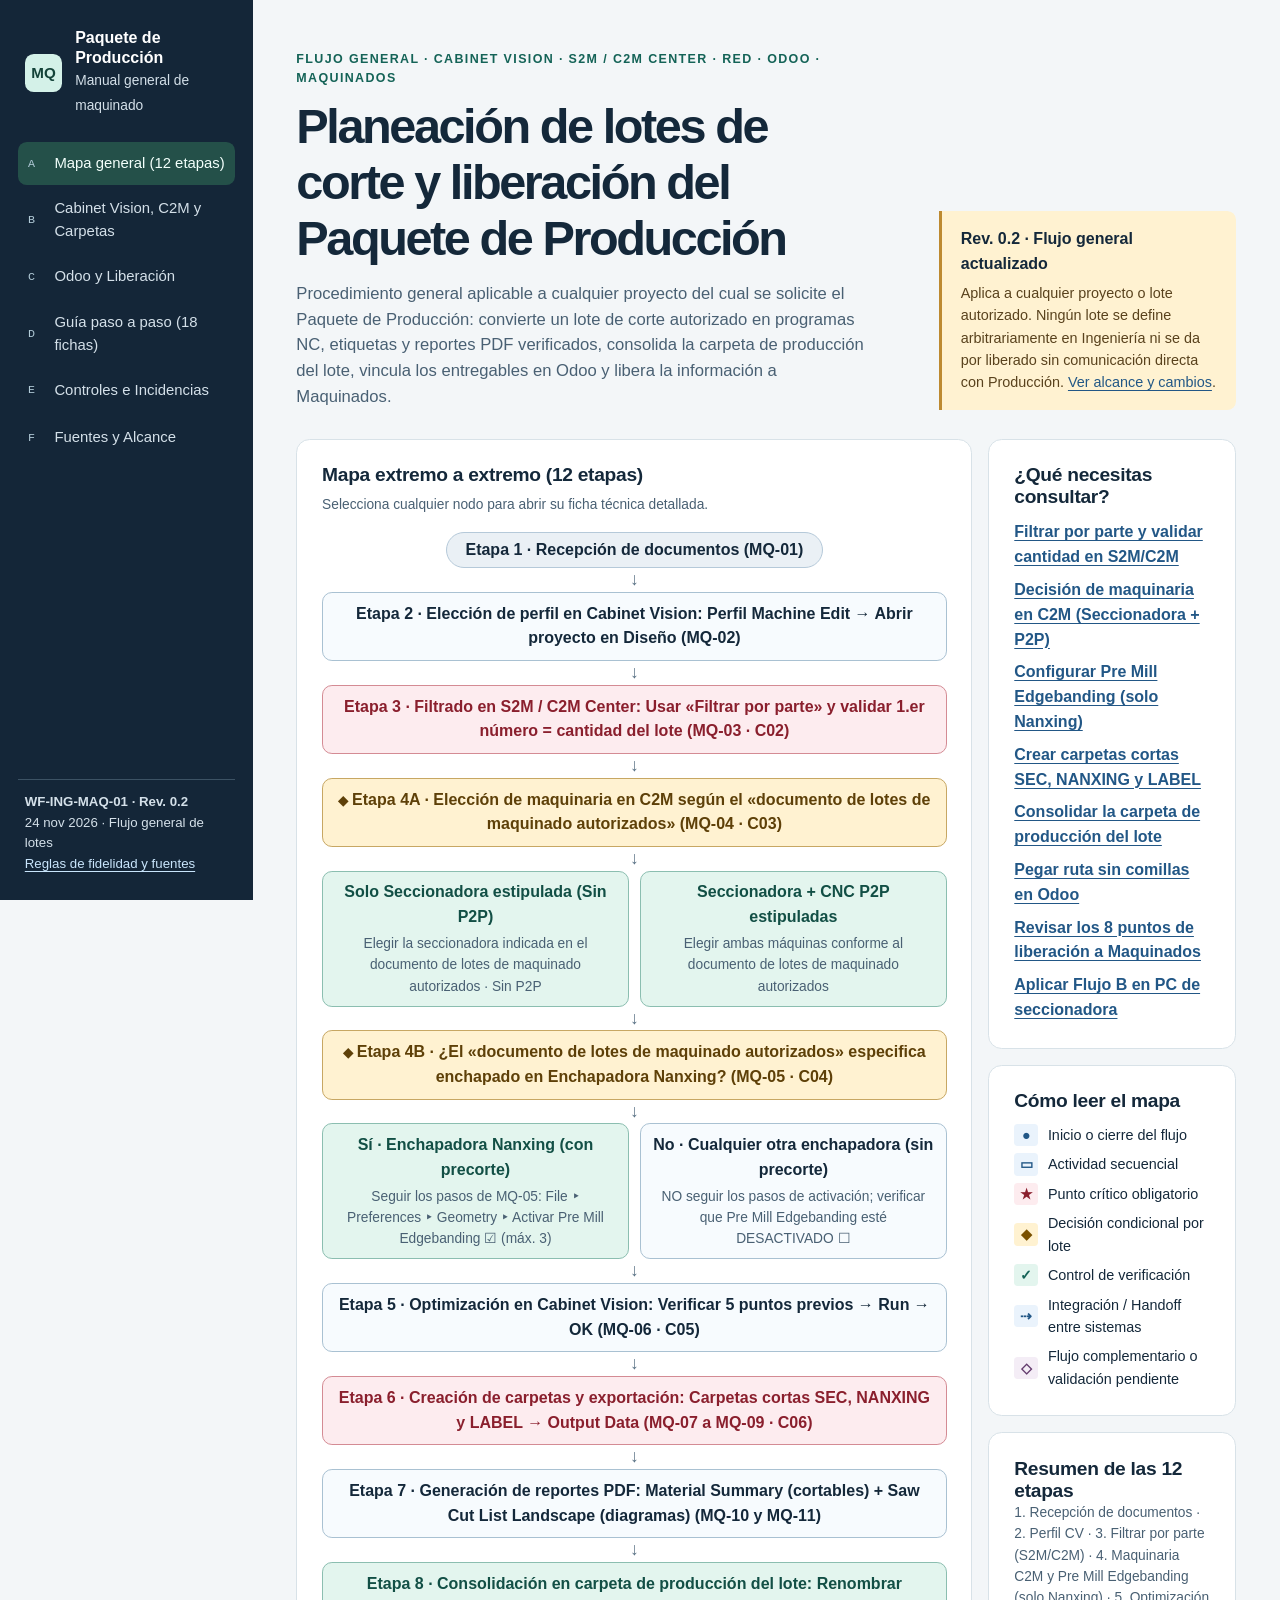
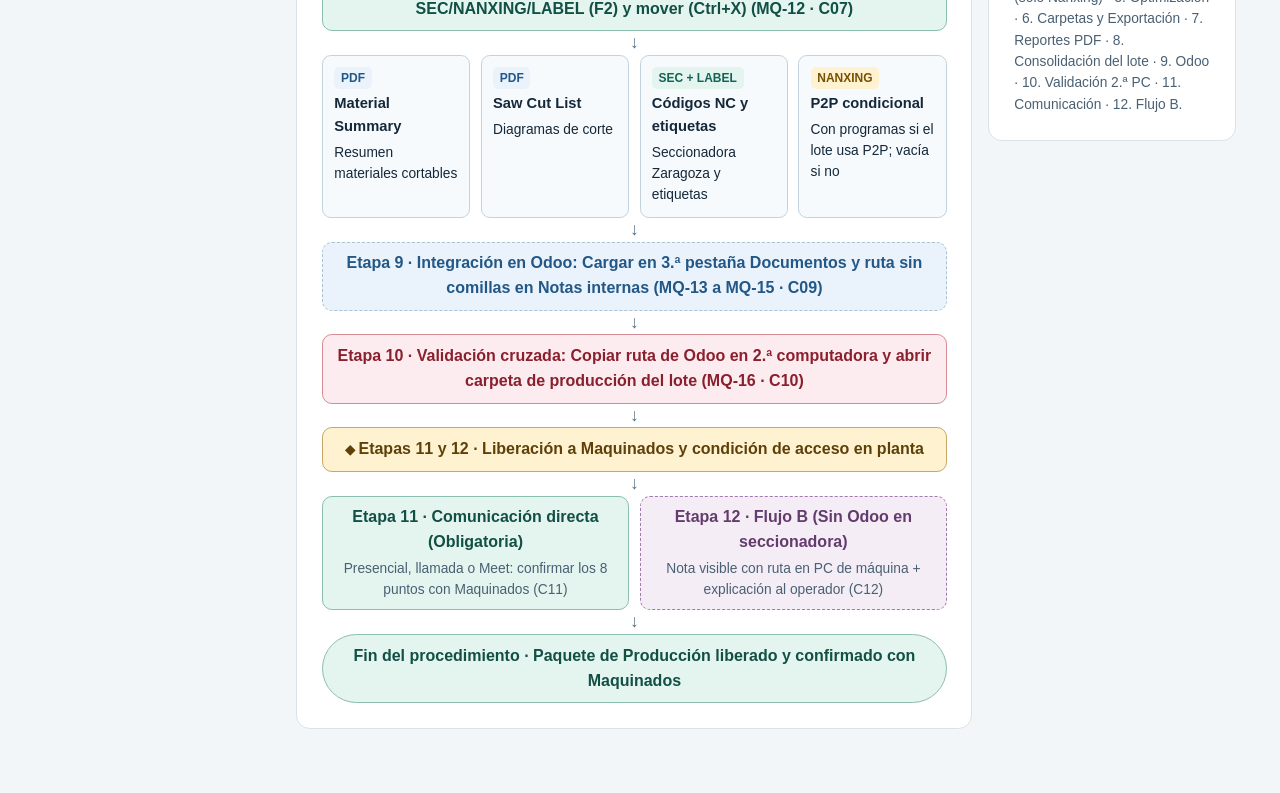
<file: maquinado-ibero-v1.html>
<!doctype html>
<html lang="es-MX">
<head>
<meta charset="utf-8">
<meta name="viewport" content="width=device-width, initial-scale=1">
<meta name="color-scheme" content="light">
<link rel="icon" href="data:,">
<title>Manual visual de maquinado · Paquete de Producción (Cabinet Vision, S2M/C2M, Odoo)</title>
<style>
:root{--ink:#14283a;--muted:#496073;--paper:#f3f6f8;--white:#fff;--line:#d8e2e8;--nav:#142638;--navtext:#d4e0e9;--blue:#225786;--blue-bg:#eaf3fc;--teal:#146357;--teal-bg:#e3f5ee;--amber:#795000;--amber-bg:#fff2d1;--plum:#633b6d;--plum-bg:#f4edf6;--crimson:#8a1f2d;--crimson-bg:#fdecef;--focus:#1564b4}
*{box-sizing:border-box}body{margin:0;color:var(--ink);background:var(--paper);font:16px/1.55 "Instrument Sans","Segoe UI",sans-serif}button,input{font:inherit}a{color:var(--blue);text-underline-offset:3px}a:hover{text-decoration-thickness:2px}a:focus-visible,button:focus-visible,input:focus-visible,summary:focus-visible{outline:3px solid var(--focus);outline-offset:4px}h1,h2,h3,h4,p,figure{margin:0}h1,h2,h3,h4{line-height:1.15}h1{font-size:clamp(2.05rem,3.8vw,3.45rem);letter-spacing:-.05em;max-width:20ch}h2{font-size:clamp(1.7rem,3.2vw,2.5rem);letter-spacing:-.04em}h3{font-size:1.2rem;letter-spacing:-.015em}h4{font-size:1.02rem}small,.small{font-size:.86rem}.muted{color:var(--muted)}code,.id,kbd{font-family:"IBM Plex Mono",Consolas,monospace;font-size:.84em;overflow-wrap:anywhere}kbd{display:inline-block;padding:.08rem .38rem;border:1px solid #b5c7d3;border-bottom-width:2px;border-radius:.3rem;background:#f8fbfd;color:var(--ink);font-weight:650}.id{font-weight:700;color:var(--blue)}.skip{position:absolute;top:1rem;left:1rem;z-index:5;background:white;padding:.6rem;transform:translateY(-180%)}.skip:focus{transform:none}.shell{display:grid;grid-template-columns:15.8rem minmax(0,1fr);min-height:100vh}.sidebar{position:sticky;top:0;height:100vh;display:flex;flex-direction:column;gap:1.4rem;padding:1.6rem 1.1rem;background:var(--nav);color:var(--navtext);overflow:auto}.brand{display:flex;gap:.8rem;align-items:center;margin:.15rem .45rem}.brand-mark{display:grid;place-items:center;width:2.35rem;height:2.35rem;flex:none;border-radius:.55rem;background:#d4f1e8;color:#144339;font-weight:750;font-size:.95rem}.brand strong{display:block;color:white;line-height:1.25}.sidebar nav{display:grid;gap:.3rem}.sidebar nav a{display:flex;align-items:center;gap:.65rem;min-height:2.65rem;padding:.48rem .65rem;border-radius:.55rem;color:var(--navtext);text-decoration:none;font-size:.93rem}.sidebar nav a:hover{background:#253d51}.sidebar nav a[aria-current=page]{color:#f2fffb;background:#245049}.sidebar nav .letter{font:.73rem Consolas,monospace;color:#b2cbd8;min-width:1rem}.sidebar a:focus-visible{outline-color:#91d8ff}.sidebar footer{margin-top:auto;padding:.75rem .45rem 0;border-top:1px solid #3c5264;font-size:.83rem}.sidebar footer a{color:#c9e5fc}.content{width:min(100%,85rem);margin-inline:auto;padding:2.3rem clamp(1.1rem,3.4vw,3.6rem) 4rem;min-width:0}.view[hidden]{display:none}.view-title{margin-bottom:1.5rem}.view-title p{max-width:76ch;margin-top:.6rem;color:var(--muted)}.hero{display:grid;grid-template-columns:minmax(0,1fr) minmax(17rem,.48fr);gap:1.5rem;align-items:end;padding:.8rem 0 1.8rem}.hero p{max-width:62ch;margin-top:.85rem;color:var(--muted);font-size:1.04rem}.eyebrow{display:block;margin-bottom:.7rem;font-size:.78rem;font-weight:750;letter-spacing:.11em;text-transform:uppercase;color:var(--teal)}.hero .review{padding:1rem 1.15rem;border-left:3px solid #bd8a31;background:var(--amber-bg);border-radius:0 .55rem .55rem 0}.hero .review p{font-size:.9rem;margin-top:.35rem;color:#59421d}.panel{background:var(--white);border:1px solid var(--line);border-radius:.85rem;padding:clamp(.85rem,2vw,1.55rem);min-width:0}.panel-head{display:flex;justify-content:space-between;align-items:baseline;flex-wrap:wrap;gap:.5rem;margin-bottom:1rem}.overview{display:grid;grid-template-columns:minmax(0,1fr) minmax(15.5rem,.36fr);gap:1rem;align-items:start}.overview aside{display:grid;gap:1rem}.stack{display:grid;gap:1rem}.block{margin-top:1.15rem}.toolbar{display:flex;flex-wrap:wrap;gap:.55rem;margin:.85rem 0 1.05rem}.button{display:inline-flex;align-items:center;min-height:2.55rem;padding:.4rem .78rem;border:1px solid #b8cbd7;border-radius:.55rem;background:var(--white);color:var(--ink);text-decoration:none;cursor:pointer;font-weight:650;font-size:.93rem}.button:hover{background:var(--blue-bg)}.button.primary{background:var(--teal);color:white;border-color:var(--teal)}.button.primary:hover{background:#104e45}.button[aria-pressed=true]{background:var(--teal-bg);color:var(--teal);border-color:#6ba99b}.flow{display:grid;justify-items:stretch;gap:0;max-width:60rem;margin:auto}.arrow{font-size:1.1rem;font-weight:750;color:#5b7386;text-align:center;line-height:1.35}.node{display:block;text-align:center;border:1px solid #a9c1d2;background:#f7fbfe;border-radius:.62rem;padding:.55rem .72rem;color:var(--ink);text-decoration:none;font-weight:700;min-width:0}.node:hover{border-color:var(--focus);background:var(--blue-bg)}.node small{display:block;margin-top:.18rem;color:var(--muted);font-weight:500}.node.event{justify-self:center;border-radius:4rem;padding:.3rem 1.15rem;background:#eaf0f5;border-color:#b5c9d9}.node.decision{background:var(--amber-bg);border-color:#c7a763;color:#5e4008}.node.decision::before{content:"◆ ";font-size:.82em}.node.control{background:var(--teal-bg);border-color:#8bbeb0;color:#124f45}.node.critical{background:var(--crimson-bg);border-color:#d48b94;color:var(--crimson)}.node.handoff{background:var(--blue-bg);border-style:dashed;color:var(--blue)}.node.pending{background:var(--plum-bg);border:1px dashed #a17bad;color:var(--plum)}.node.end{justify-self:center;border-radius:4rem}.branches,.files,.split{display:grid;gap:.7rem;grid-template-columns:repeat(2,minmax(0,1fr))}.files-4{display:grid;gap:.65rem;grid-template-columns:repeat(4,minmax(0,1fr))}.file{display:flex;flex-direction:column;gap:.22rem;padding:.7rem;border:1px solid #c3d3de;border-radius:.55rem;background:#f6fafc;min-width:0;overflow-wrap:anywhere;text-decoration:none;color:var(--ink)}.file:hover{border-color:var(--focus);background:var(--blue-bg)}.file strong{font-size:.92rem}.badge{display:inline-block;width:max-content;max-width:100%;border-radius:.32rem;padding:.1rem .42rem;background:var(--blue-bg);color:var(--blue);font-weight:700;font-size:.75rem}.badge.observed{background:var(--teal-bg);color:var(--teal)}.badge.proposed{background:var(--blue-bg);color:var(--blue)}.badge.pending{background:var(--plum-bg);color:var(--plum)}.badge.warning{background:var(--amber-bg);color:var(--amber)}.badge.critical{background:var(--crimson-bg);color:var(--crimson)}.key{display:grid;gap:.45rem;padding:0;margin:.7rem 0 0;list-style:none}.key li{display:flex;gap:.6rem;align-items:center;font-size:.9rem}.symbol{min-width:1.5rem;text-align:center;border-radius:.23rem;background:var(--blue-bg);color:var(--blue);font-weight:750}.symbol.decision,.symbol.warning{background:var(--amber-bg);color:var(--amber)}.symbol.control{background:var(--teal-bg);color:var(--teal)}.symbol.critical{background:var(--crimson-bg);color:var(--crimson)}.symbol.pending{background:var(--plum-bg);color:var(--plum)}.quick{display:grid;gap:.5rem;margin-top:.75rem}.quick a{font-weight:650}.notice{border-left:3px solid #c59238;background:var(--amber-bg);border-radius:0 .55rem .55rem 0;padding:.78rem .95rem;color:#5e451a}.notice.critical{border-color:var(--crimson);background:var(--crimson-bg);color:#5c111b}.notice.pending{border-color:#94669f;background:var(--plum-bg);color:var(--plum)}.notice p+p{margin-top:.4rem}.timeline{list-style:none;padding:0;margin:0;display:grid;gap:0}.timeline li{display:grid;grid-template-columns:2.1rem minmax(0,1fr);gap:.48rem;position:relative;padding-bottom:.65rem}.timeline li:last-child{padding-bottom:0}.timeline li:not(:last-child)::before{content:"";position:absolute;left:1rem;top:1rem;bottom:-1rem;border-left:2px solid #afc4d2}.step-mark{display:grid;position:relative;place-items:center;width:2rem;height:2rem;background:var(--nav);color:white;border-radius:50%;font:.74rem Consolas,monospace;align-self:center}.timeline .node{text-align:left;padding:.62rem .8rem}.timeline .node small{margin-top:.15rem}.timeline .step-control .step-mark{background:var(--teal)}.timeline .step-critical .step-mark{background:var(--crimson)}.timeline .step-pending .step-mark{background:var(--plum)}.details-group{margin-top:1.1rem}.details-group h3{margin-bottom:.65rem}.sheet{border:1px solid var(--line);border-radius:.65rem;background:white;margin-bottom:.55rem;overflow-wrap:anywhere}.sheet[open]{border-color:#a7bfce}.sheet summary{cursor:pointer;padding:.75rem .9rem;font-weight:650}.sheet summary::marker{color:var(--blue)}.sheet summary .id{margin-right:.5rem}.sheet summary .badge{margin-left:.45rem}.sheet-body{padding:0 .95rem 1rem}.sheet-body .route{padding:.55rem .72rem;background:var(--blue-bg);color:#194568;border-radius:.4rem;margin-bottom:.65rem;font-weight:650}.meta{display:grid;grid-template-columns:repeat(2,minmax(0,1fr));gap:.6rem;margin:.65rem 0}.meta>div{padding:.55rem .68rem;border-left:2px solid #c9d9e3;background:#f5f8fa}.meta dt{font-size:.75rem;font-weight:750;text-transform:uppercase;letter-spacing:.04em;color:var(--muted)}.meta dd{margin:.18rem 0 0}.sheet-body ol,.sheet-body ul{margin:.4rem 0 .8rem;padding-left:1.45rem}.sheet-body li+li{margin-top:.24rem}.capture{display:block;background:#f5f8fa;border:1px dashed #97aeba;border-radius:.5rem;padding:.7rem;margin:.65rem 0}.capture strong{display:block}.search{display:grid;gap:.32rem;max-width:38rem;margin-bottom:.8rem}.search input{border:1px solid #9fb6c6;border-radius:.45rem;padding:.6rem .72rem;background:white;color:var(--ink);width:100%}.search label{font-weight:650}.records{display:grid;grid-template-columns:repeat(3,minmax(0,1fr));gap:.7rem}.record{padding:.82rem;border:1px solid var(--line);border-radius:.56rem;background:white;overflow-wrap:anywhere}.record h3{font-size:1rem;margin:.4rem 0}.record p+p{margin-top:.38rem}.record .id{display:inline-block;margin-right:.4rem}.matrix{display:grid;gap:.65rem}.transfer{display:grid;grid-template-columns:minmax(0,.95fr) 1.6rem minmax(0,1.05fr);align-items:stretch;gap:.4rem}.transfer .arrow{align-self:center}.transfer>div:not(.arrow){padding:.78rem;border:1px solid var(--line);border-radius:.55rem;background:#f7fafc;min-width:0}.transfer>div:last-child{background:#f2f8f5;border-color:#9ec5b9}.transfer h3{margin:.25rem 0;font-size:1.03rem}.tree{white-space:pre-wrap;overflow-wrap:anywhere;margin:.6rem 0 0;border-radius:.5rem;padding:.85rem;background:#f1f5f8;color:var(--ink);font:.83rem/1.58 Consolas,monospace}.table-wrap{overflow-x:auto;margin-top:.65rem}table.dmn{width:100%;border-collapse:collapse;font-size:.9rem}table.dmn th,table.dmn td{border:1px solid var(--line);padding:.52rem .65rem;text-align:left;vertical-align:top}table.dmn th{background:#edf3f7;font-weight:750;color:var(--ink)}table.dmn tr.highlight td{background:#f2fbf7}.source-list{padding-left:1.3rem}.source-list li+li{margin-top:.55rem}hr{border:0;border-top:1px solid var(--line);margin:1.1rem 0}
@media(max-width:1100px){.overview{grid-template-columns:minmax(0,1fr)}.overview aside{grid-template-columns:repeat(2,minmax(0,1fr))}.records{grid-template-columns:repeat(2,minmax(0,1fr))}.files-4{grid-template-columns:repeat(2,minmax(0,1fr))}}
@media(max-width:810px){.shell{grid-template-columns:minmax(0,1fr)}.sidebar{position:static;height:auto;gap:.7rem;padding:.8rem 1rem}.brand{margin:0}.sidebar nav{grid-template-columns:repeat(3,minmax(0,1fr))}.sidebar nav a{padding:.35rem .45rem;font-size:.86rem}.sidebar footer{display:none}.hero{grid-template-columns:minmax(0,1fr);gap:1rem;padding-top:.3rem}.content{padding-top:1.4rem}}
@media(max-width:540px){.sidebar nav{grid-template-columns:repeat(2,minmax(0,1fr))}.overview aside,.split,.records,.meta,.transfer,.branches,.files,.files-4{grid-template-columns:minmax(0,1fr)}.transfer .arrow{transform:rotate(90deg)}.content{padding-inline:.8rem}.sheet summary .badge{margin-left:0}}
@media print{body{background:white;color:black;font-size:10pt}.shell{display:block}.sidebar,.toolbar,.search,.skip{display:none!important}.content{width:auto;padding:0}.view,.view[hidden]{display:block!important}.view+.view{break-before:page}.panel,.record,.sheet,.transfer,.capture{break-inside:avoid;box-shadow:none}.overview{display:block}.overview aside{display:grid;margin-top:.75rem}.hero{padding-top:0}.timeline li{break-inside:avoid}.sheet[hidden],.details-group[hidden]{display:block!important}.sheet summary{list-style:none}.node,.file,.record,.notice,.capture,.badge,.transfer div{print-color-adjust:exact;-webkit-print-color-adjust:exact}.button{border:0;padding:0;min-height:0}a{color:inherit;text-decoration:none}}
</style>
</head>
<body>
<a href="#contenido" class="skip">Saltar al contenido</a>
<div class="shell">
<aside class="sidebar">
  <div class="brand">
    <span class="brand-mark" aria-hidden="true">MQ</span>
    <div><strong>Paquete de Producción</strong><span class="small">Manual general de maquinado</span></div>
  </div>
  <nav aria-label="Vistas del manual">
    <a href="#mapa" aria-current="page"><span class="letter" aria-hidden="true">A</span>Mapa general (12 etapas)</a>
    <a href="#cabinet"><span class="letter" aria-hidden="true">B</span>Cabinet Vision, C2M y Carpetas</a>
    <a href="#odoo"><span class="letter" aria-hidden="true">C</span>Odoo y Liberación</a>
    <a href="#guia"><span class="letter" aria-hidden="true">D</span>Guía paso a paso (18 fichas)</a>
    <a href="#controles"><span class="letter" aria-hidden="true">E</span>Controles e Incidencias</a>
    <a href="#fuentes"><span class="letter" aria-hidden="true">F</span>Fuentes y Alcance</a>
  </nav>
  <footer>
    <strong>WF-ING-MAQ-01 · Rev. 0.2</strong><br>
    24 nov 2026 · Flujo general de lotes<br>
    <a href="#fuentes">Reglas de fidelidad y fuentes</a>
  </footer>
</aside>

<main id="contenido" class="content" tabindex="-1">
  <!-- VISTA A: MAPA GENERAL -->
  <section class="view" id="mapa" aria-labelledby="titulo-mapa">
    <header class="hero">
      <div>
        <span class="eyebrow">Flujo General · Cabinet Vision · S2M / C2M Center · Red · Odoo · Maquinados</span>
        <h1 id="titulo-mapa">Planeación de lotes de corte y liberación del Paquete de Producción</h1>
        <p>Procedimiento general aplicable a cualquier proyecto del cual se solicite el Paquete de Producción: convierte un lote de corte autorizado en programas NC, etiquetas y reportes PDF verificados, consolida la carpeta de producción del lote, vincula los entregables en Odoo y libera la información a Maquinados.</p>
      </div>
      <div class="review">
        <strong>Rev. 0.2 · Flujo general actualizado</strong>
        <p>Aplica a cualquier proyecto o lote autorizado. Ningún lote se define arbitrariamente en Ingeniería ni se da por liberado sin comunicación directa con Producción. <a href="#fuentes">Ver alcance y cambios</a>.</p>
      </div>
    </header>

    <div class="overview">
      <div class="panel">
        <div class="panel-head">
          <h3>Mapa extremo a extremo (12 etapas)</h3>
          <span class="muted small">Selecciona cualquier nodo para abrir su ficha técnica detallada.</span>
        </div>
        <div class="flow">
          <a class="node event" href="#MQ-01">Etapa 1 · Recepción de documentos (MQ-01)</a>
          <div class="arrow" aria-hidden="true">↓</div>
          <a class="node" href="#MQ-02">Etapa 2 · Elección de perfil en Cabinet Vision: Perfil Machine Edit → Abrir proyecto en Diseño (MQ-02)</a>
          <div class="arrow" aria-hidden="true">↓</div>
          <a class="node critical" href="#MQ-03">Etapa 3 · Filtrado en S2M / C2M Center: Usar «Filtrar por parte» y validar 1.er número = cantidad del lote (MQ-03 · C02)</a>
          <div class="arrow" aria-hidden="true">↓</div>
          <a class="node decision" href="#MQ-04">Etapa 4A · Elección de maquinaria en C2M según el «documento de lotes de maquinado autorizados» (MQ-04 · C03)</a>
          <div class="arrow" aria-hidden="true">↓</div>
          <div class="branches">
            <a class="node control" href="#MQ-04">Solo Seccionadora estipulada (Sin P2P)<small>Elegir la seccionadora indicada en el documento de lotes de maquinado autorizados · Sin P2P</small></a>
            <a class="node control" href="#MQ-04">Seccionadora + CNC P2P estipuladas<small>Elegir ambas máquinas conforme al documento de lotes de maquinado autorizados</small></a>
          </div>
          <div class="arrow" aria-hidden="true">↓</div>
          <a class="node decision" href="#MQ-05">Etapa 4B · ¿El «documento de lotes de maquinado autorizados» especifica enchapado en Enchapadora Nanxing? (MQ-05 · C04)</a>
          <div class="arrow" aria-hidden="true">↓</div>
          <div class="branches">
            <a class="node control" href="#MQ-05">Sí · Enchapadora Nanxing (con precorte)<small>Seguir los pasos de MQ-05: File ‣ Preferences ‣ Geometry ‣ Activar Pre Mill Edgebanding ☑ (máx. 3)</small></a>
            <a class="node" href="#MQ-05">No · Cualquier otra enchapadora (sin precorte)<small>NO seguir los pasos de activación; verificar que Pre Mill Edgebanding esté DESACTIVADO ☐</small></a>
          </div>
          <div class="arrow" aria-hidden="true">↓</div>
          <a class="node" href="#MQ-06">Etapa 5 · Optimización en Cabinet Vision: Verificar 5 puntos previos → Run → OK (MQ-06 · C05)</a>
          <div class="arrow" aria-hidden="true">↓</div>
          <a class="node critical" href="#MQ-07">Etapa 6 · Creación de carpetas y exportación: Carpetas cortas SEC, NANXING y LABEL → Output Data (MQ-07 a MQ-09 · C06)</a>
          <div class="arrow" aria-hidden="true">↓</div>
          <a class="node" href="#MQ-10">Etapa 7 · Generación de reportes PDF: Material Summary (cortables) + Saw Cut List Landscape (diagramas) (MQ-10 y MQ-11)</a>
          <div class="arrow" aria-hidden="true">↓</div>
          <a class="node control" href="#MQ-12">Etapa 8 · Consolidación en carpeta de producción del lote: Renombrar SEC/NANXING/LABEL (F2) y mover (Ctrl+X) (MQ-12 · C07)</a>
          <div class="arrow" aria-hidden="true">↓</div>
          <div class="files-4">
            <a class="file" href="#MQ-10"><span class="badge">PDF</span><strong>Material Summary</strong><small>Resumen materiales cortables</small></a>
            <a class="file" href="#MQ-11"><span class="badge">PDF</span><strong>Saw Cut List</strong><small>Diagramas de corte</small></a>
            <a class="file" href="#MQ-09"><span class="badge observed">SEC + LABEL</span><strong>Códigos NC y etiquetas</strong><small>Seccionadora Zaragoza y etiquetas</small></a>
            <a class="file" href="#MQ-08"><span class="badge warning">NANXING</span><strong>P2P condicional</strong><small>Con programas si el lote usa P2P; vacía si no</small></a>
          </div>
          <div class="arrow" aria-hidden="true">↓</div>
          <a class="node handoff" href="#MQ-13">Etapa 9 · Integración en Odoo: Cargar en 3.ª pestaña Documentos y ruta sin comillas en Notas internas (MQ-13 a MQ-15 · C09)</a>
          <div class="arrow" aria-hidden="true">↓</div>
          <a class="node critical" href="#MQ-16">Etapa 10 · Validación cruzada: Copiar ruta de Odoo en 2.ª computadora y abrir carpeta de producción del lote (MQ-16 · C10)</a>
          <div class="arrow" aria-hidden="true">↓</div>
          <a class="node decision" href="#MQ-17">Etapas 11 y 12 · Liberación a Maquinados y condición de acceso en planta</a>
          <div class="arrow" aria-hidden="true">↓</div>
          <div class="branches">
            <a class="node control" href="#MQ-17">Etapa 11 · Comunicación directa (Obligatoria)<small>Presencial, llamada o Meet: confirmar los 8 puntos con Maquinados (C11)</small></a>
            <a class="node pending" href="#MQ-18">Etapa 12 · Flujo B (Sin Odoo en seccionadora)<small>Nota visible con ruta en PC de máquina + explicación al operador (C12)</small></a>
          </div>
          <div class="arrow" aria-hidden="true">↓</div>
          <a class="node control end" href="#controles">Fin del procedimiento · Paquete de Producción liberado y confirmado con Maquinados</a>
        </div>
      </div>

      <aside aria-label="Atajos y leyenda del manual">
        <div class="panel">
          <h3>¿Qué necesitas consultar?</h3>
          <div class="quick">
            <a href="#MQ-03">Filtrar por parte y validar cantidad en S2M/C2M</a>
            <a href="#MQ-04">Decisión de maquinaria en C2M (Seccionadora + P2P)</a>
            <a href="#MQ-05">Configurar Pre Mill Edgebanding (solo Nanxing)</a>
            <a href="#MQ-07">Crear carpetas cortas SEC, NANXING y LABEL</a>
            <a href="#MQ-12">Consolidar la carpeta de producción del lote</a>
            <a href="#MQ-15">Pegar ruta sin comillas en Odoo</a>
            <a href="#MQ-17">Revisar los 8 puntos de liberación a Maquinados</a>
            <a href="#MQ-18">Aplicar Flujo B en PC de seccionadora</a>
          </div>
        </div>
        <div class="panel">
          <h3>Cómo leer el mapa</h3>
          <ul class="key">
            <li><span class="symbol">●</span> Inicio o cierre del flujo</li>
            <li><span class="symbol">▭</span> Actividad secuencial</li>
            <li><span class="symbol critical">★</span> Punto crítico obligatorio</li>
            <li><span class="symbol decision">◆</span> Decisión condicional por lote</li>
            <li><span class="symbol control">✓</span> Control de verificación</li>
            <li><span class="symbol">⇢</span> Integración / Handoff entre sistemas</li>
            <li><span class="symbol pending">◇</span> Flujo complementario o validación pendiente</li>
          </ul>
        </div>
        <div class="panel">
          <h3>Resumen de las 12 etapas</h3>
          <p class="small muted">1. Recepción de documentos · 2. Perfil CV · 3. Filtrar por parte (S2M/C2M) · 4. Maquinaria C2M y Pre Mill Edgebanding (solo Nanxing) · 5. Optimización · 6. Carpetas y Exportación · 7. Reportes PDF · 8. Consolidación del lote · 9. Odoo · 10. Validación 2.ª PC · 11. Comunicación · 12. Flujo B.</p>
        </div>
      </aside>
    </div>
  </section>

  <!-- VISTA B: CABINET VISION Y CARPETAS -->
  <section class="view" id="cabinet" aria-labelledby="titulo-cabinet" hidden>
    <header class="view-title">
      <span class="eyebrow">Etapas 1 a 8 · Flujo principal de generación y organización</span>
      <h2 id="titulo-cabinet">Cabinet Vision (S2M / C2M Center) y Carpeta de Producción del Lote</h2>
      <p>Ejecuta desde la recepción del archivo de lotes de corte autorizado hasta la consolidación de los dos reportes PDF y las tres subcarpetas de máquina dentro de la carpeta de producción del lote.</p>
    </header>

    <div class="toolbar">
      <a class="button" href="#MQ-01">1. Lote autorizado</a>
      <a class="button" href="#MQ-03">3. Filtrar por parte</a>
      <a class="button" href="#MQ-04">4A. Maquinaria C2M</a>
      <a class="button" href="#MQ-05">4B. Pre Mill Edgebanding</a>
      <a class="button" href="#MQ-07">6. Carpetas cortas y Output Data</a>
      <a class="button" href="#MQ-12">8. Consolidación del lote</a>
    </div>

    <div class="split">
      <article class="panel">
        <div class="panel-head">
          <div><span class="badge">Etapas 1 a 5</span><h3>Recepción, filtrado por parte, maquinaria C2M y optimización</h3></div>
        </div>
        <ol class="timeline" id="pasos-cv-config"></ol>
      </article>
      <article class="panel">
        <div class="panel-head">
          <div><span class="badge">Etapas 6 a 8</span><h3>Exportación NC/etiquetas, PDFs y consolidación del lote</h3></div>
        </div>
        <ol class="timeline" id="pasos-cv-export"></ol>
      </article>
    </div>

    <div class="split block">
      <aside class="notice critical">
        <strong>★ Regla crítica · Sin selector de enchapadora: seguir «documento de lotes de maquinado autorizados»</strong>
        <p>En Cabinet Vision <b>no existe una opción para elegir la enchapadora</b>. Los pasos de <code>File ‣ Preferences ‣ Geometry ‣ Pre Mill Edgebanding</code> (valor máx. <b>3</b> sin modificar) <b>solo deben seguirse si en el «documento de lotes de maquinado autorizados» se especifica que el lote se enchapará en la Enchapadora Nanxing</b> (con precorte). Si especifica cualquier otra enchapadora (sin precorte), asegúrate de que permanezca <b>DESACTIVADO</b>. Nunca asumas que Cabinet Vision conservó el ajuste del lote anterior. <a href="#MQ-05">Abrir ficha MQ-05</a> · <a href="#I-02">Ver incidencia I-02</a>.</p>
      </aside>
      <aside class="notice">
        <strong>! Filtrar por parte, rutas cortas y alcance de Material Summary</strong>
        <p>En S2M / C2M Center la opción correcta es <b>Filtrar por parte</b> (no filtrado de mobiliario). Además, como Cabinet Vision puede fallar si la ruta en <b>Output Data</b> es demasiado larga, se exporta primero a carpetas cortas (<code>SEC</code>, <code>NANXING</code>, <code>LABEL</code>) y luego se mueven (<kbd>Ctrl</kbd>+<kbd>X</kbd>) hacia la <b>carpeta de producción del lote</b>. Recuerda que <b>Material Summary</b> solo lista materiales cortables. <a href="#I-03">Ver I-03</a> · <a href="#I-05">Ver I-05</a>.</p>
      </aside>
    </div>

    <div class="panel block">
      <div class="panel-head">
        <h3>Tabla de configuración: Pre Mill Edgebanding según Enchapadora del Lote Autorizado</h3>
        <span class="small muted">Ruta en Cabinet Vision: <code>File ‣ Preferences ‣ Geometry ‣ Pre Mill Edgebanding</code></span>
      </div>
      <div class="table-wrap">
        <table class="dmn">
          <thead>
            <tr>
              <th>Parámetro</th>
              <th>Enchapadora Nanxing (Nueva · Con precorte)</th>
              <th>Cualquier otra enchapadora (Vieja · Sin precorte)</th>
            </tr>
          </thead>
          <tbody>
            <tr class="highlight">
              <td><strong>Precorte</strong></td>
              <td>Sí</td>
              <td>No</td>
            </tr>
            <tr>
              <td><strong>Preferences</strong></td>
              <td><code>Geometry</code></td>
              <td><code>Geometry</code></td>
            </tr>
            <tr>
              <td><strong>Pre Mill Edgebanding</strong></td>
              <td><span class="badge observed">Activado ☑ (casilla seleccionada · máx. 3)</span></td>
              <td><span class="badge warning">Desactivado ☐ (casilla no seleccionada)</span></td>
            </tr>
          </tbody>
        </table>
      </div>
    </div>

    <div class="panel block">
      <div class="panel-head">
        <h3>Matriz de decisión por lote: Maquinaria en C2M, Pre Mill Edgebanding y Máquina P2P</h3>
        <span class="small muted">La selección de enchapadora proviene del archivo de lotes de corte autorizado; en C2M se selecciona la Seccionadora (Zaragoza) y la P2P condicional.</span>
      </div>
      <div class="table-wrap">
        <table class="dmn">
          <thead>
            <tr>
              <th>Escenario del lote</th>
              <th>Enchapadora en doc. autorizado</th>
              <th>¿Lleva máquina secundaria P2P?</th>
              <th><code>Pre Mill Edgebanding</code> (máx. = 3)</th>
              <th>Rutas en <code>Output Data</code></th>
              <th>Carpeta <code>NANXING_&lt;Lote&gt;</code></th>
            </tr>
          </thead>
          <tbody>
            <tr class="highlight">
              <td><strong>E1 · Nanxing sin P2P</strong></td>
              <td>Enchapadora Nanxing (con precorte)</td>
              <td><strong>No</strong> (operaciones manuales)</td>
              <td><span class="badge observed">ACTIVADO (☑ · máx. 3)</span></td>
              <td><code>Image/Label</code> → <code>LABEL</code> · <code>Zaragoza</code> → <code>SEC</code> · P2P sin ruta</td>
              <td>Se crea y permanece <strong>vacía</strong></td>
            </tr>
            <tr>
              <td><strong>E2 · Nanxing + P2P</strong></td>
              <td>Enchapadora Nanxing (con precorte)</td>
              <td><strong>Sí</strong> (ej. CNC P2P Nanxing)</td>
              <td><span class="badge observed">ACTIVADO (☑ · máx. 3)</span></td>
              <td><code>Image/Label</code> → <code>LABEL</code> · <code>Zaragoza</code> → <code>SEC</code> · P2P → <code>NANXING</code></td>
              <td>Contiene los <strong>programas P2P</strong></td>
            </tr>
            <tr>
              <td><strong>E3 · Otra enchapadora sin P2P</strong></td>
              <td>Otra enchapadora (sin precorte)</td>
              <td><strong>No</strong> (operaciones manuales)</td>
              <td><span class="badge warning">DESACTIVADO (☐)</span></td>
              <td><code>Image/Label</code> → <code>LABEL</code> · Seccionadora → <code>SEC</code> · P2P sin ruta</td>
              <td>Se crea y permanece <strong>vacía</strong></td>
            </tr>
            <tr>
              <td><strong>E4 · Otra enchapadora + P2P</strong></td>
              <td>Otra enchapadora (sin precorte)</td>
              <td><strong>Sí</strong> (ej. CNC P2P Nanxing)</td>
              <td><span class="badge warning">DESACTIVADO (☐)</span></td>
              <td><code>Image/Label</code> → <code>LABEL</code> · Seccionadora → <code>SEC</code> · P2P → <code>NANXING</code></td>
              <td>Contiene los <strong>programas P2P</strong></td>
            </tr>
          </tbody>
        </table>
      </div>
    </div>

    <div class="split block">
      <div class="panel">
        <h3>Fase A · Estructura temporal de salida corta (Etapa 6)</h3>
        <p class="small muted">Se crean en la raíz de <code>Producción</code> del proyecto con <kbd>Ctrl</kbd>+<kbd>Shift</kbd>+<kbd>N</kbd>, duplicación y <kbd>F2</kbd>; rutas copiadas con <kbd>F4</kbd>.</p>
        <pre class="tree">&lt;Proyecto&gt;/
└── Producción/
    ├── &lt;Carpeta de producción del lote&gt;/
    ├── SEC/        ← Seccionadora (ej. Zaragoza)
    ├── NANXING/    ← P2P (solo si el lote lleva P2P)
    └── LABEL/      ← Image Output Path y Label Output Path</pre>
      </div>
      <div class="panel">
        <h3>Fase B · Estructura final en la carpeta de producción del lote (Etapa 8)</h3>
        <p class="small muted">Tras exportar PDFs, se renombran con <kbd>F2</kbd>, se cortan con <kbd>Ctrl</kbd>+<kbd>X</kbd> y se pegan dentro de la carpeta de producción del lote.</p>
        <pre class="tree">&lt;Proyecto&gt;/
└── Producción/
    └── &lt;Carpeta de producción del lote&gt;/
        ├── Lista de materiales_&lt;Lote&gt;.pdf
        ├── Diagramas de corte_&lt;Lote&gt;.pdf
        ├── SEC_&lt;Lote&gt;/
        │   └── [Programas de seccionadora]
        ├── NANXING_&lt;Lote&gt;/
        │   └── [Programas P2P si aplica, o vacía]
        └── LABEL_&lt;Lote&gt;/
            └── [Archivos e imágenes de etiquetado]</pre>
      </div>
    </div>

    <div class="toolbar">
      <a class="button primary" href="#odoo">Continuar a Integración en Odoo y Liberación →</a>
    </div>
  </section>

  <!-- VISTA C: ODOO Y LIBERACION A MAQUINADOS -->
  <section class="view" id="odoo" aria-labelledby="titulo-odoo" hidden>
    <header class="view-title">
      <span class="eyebrow">Etapas 9 a 12 · Flujos complementarios A y B</span>
      <h2 id="titulo-odoo">Vinculación en Odoo, Validación en 2.ª PC y Liberación a Maquinados</h2>
      <p>Garantiza que los entregables consolidados en la carpeta de producción del lote puedan localizarse desde la tarjeta del producto en Odoo, que la ruta compartida funcione en otro equipo y que Maquinados reciba la liberación formal (o mediante nota directa en la PC de la seccionadora cuando no disponga de Odoo).</p>
    </header>

    <div class="split">
      <article class="panel">
        <div class="panel-head">
          <div><span class="badge">Flujo complementario A · Etapas 9 a 11</span><h3>Odoo, prueba en 2.ª PC y comunicación a Maquinados</h3></div>
        </div>
        <ol class="timeline" id="pasos-odoo-a"></ol>
      </article>
      <article class="panel">
        <div class="panel-head">
          <div><span class="badge warning">Flujo complementario B · Etapa 12</span><h3>Acceso directo desde el equipo de la seccionadora</h3></div>
        </div>
        <ol class="timeline" id="pasos-odoo-b"></ol>
        <aside class="notice block">
          <strong>Condición de aplicación del Flujo B</strong>
          <p>Se utiliza únicamente cuando la laptop/PC de la seccionadora no tiene acceso a Odoo, no existe usuario de producción habilitado o el operador necesita consultar los archivos directamente en su máquina. No sustituye el flujo principal ni la organización en la carpeta de producción del lote.</p>
        </aside>
      </article>
    </div>

    <div class="split block">
      <aside class="notice critical">
        <strong>★ Distinción crítica en Odoo: Referencia interna vs. Ruta en Notas internas</strong>
        <p>Al copiar la carpeta de producción del lote con <kbd>Ctrl</kbd>+<kbd>Shift</kbd>+<kbd>C</kbd>, pega la dirección únicamente en <b>Notas internas</b> y <b>elimina las comillas iniciales y finales (<code>"..."</code>)</b> antes de guardar. No confundas ni sobrescribas la <b>Referencia interna</b> del producto con la ruta de red. <a href="#MQ-15">Abrir ficha MQ-15</a> · <a href="#I-06">Ver I-06</a>.</p>
      </aside>
      <aside class="notice critical">
        <strong>★ Regla de cierre operativo con Maquinados</strong>
        <p>La exportación de archivos y su carga en Odoo <b>no concluyen la liberación</b>. Es obligatorio realizar una comunicación directa (presencial, llamada o Google Meet) confirmando concepto/lote, cantidad, archivos, máquinas, ubicación, consulta en Odoo, acuerdos de lote y operaciones manuales vs. máquina. <a href="#MQ-17">Abrir ficha MQ-17</a>.</p>
      </aside>
    </div>

    <div class="panel block">
      <div class="panel-head">
        <h3>Mapa de transferencia y contratos de Handoff (H01 a H05)</h3>
        <span class="badge observed">5 tramos documentados</span>
      </div>
      <div class="matrix" id="mapa-transferencias"></div>
    </div>
  </section>

  <!-- VISTA D: GUIA PASO A PASO -->
  <section class="view" id="guia" aria-labelledby="titulo-guia" hidden>
    <header class="view-title">
      <span class="eyebrow">Instrucciones operativas verificables</span>
      <h2 id="titulo-guia">Guía paso a paso (18 fichas · MQ-01 a MQ-18)</h2>
      <p>Cada ficha documenta los 8 atributos obligatorios del procedimiento general: punto de partida, ubicación exacta, acción secuencial, configuración, condición de aplicación, resultado esperado, verificación y error potencial con su recuperación.</p>
    </header>

    <div class="search">
      <label for="buscar">Buscar por actividad, menú, atajo, máquina o identificador</label>
      <input id="buscar" type="search" placeholder="Ej. Pre Mill, filtrar por parte, Zaragoza, C2M, Ctrl + Shift + C o MQ-05" autocomplete="off">
      <span id="resultado" class="small muted" role="status"></span>
    </div>

    <div class="toolbar" aria-label="Filtrar fichas por tramo">
      <button class="button" type="button" data-filter="todos" aria-pressed="true">Todas (18)</button>
      <button class="button" type="button" data-filter="CV" aria-pressed="false">Planeación, S2M y C2M (MQ-01 a MQ-06)</button>
      <button class="button" type="button" data-filter="EXP" aria-pressed="false">Exportación y Reportes (MQ-07 a MQ-12)</button>
      <button class="button" type="button" data-filter="ODOO" aria-pressed="false">Odoo y 2.ª PC (MQ-13 a MQ-16)</button>
      <button class="button" type="button" data-filter="LIB" aria-pressed="false">Liberación y Flujo B (MQ-17 y MQ-18)</button>
      <button class="button" type="button" data-filter="CRIT" aria-pressed="false">Puntos Críticos ★</button>
    </div>

    <div id="fichas"></div>
  </section>

  <!-- VISTA E: CONTROLES, INCIDENCIAS Y PENDIENTES -->
  <section class="view" id="controles" aria-labelledby="titulo-controles" hidden>
    <header class="view-title">
      <span class="eyebrow">Checkpoints, prevención de fallos y validación en estación</span>
      <h2 id="titulo-controles">Verificaciones, Incidencias y Pendientes</h2>
      <p>Comprueba cada control obligatorio antes de avanzar a la etapa siguiente. Si algún criterio no se cumple, aplica la disposición de recuperación indicada en su tarjeta.</p>
    </header>

    <div class="panel">
      <div class="panel-head"><h3>Doce controles obligatorios (C01 a C12)</h3></div>
      <div class="records" id="lista-controles"></div>
    </div>

    <div class="panel block">
      <div class="panel-head"><h3>Seis incidencias y riesgos operativos documentados (I-01 a I-06)</h3></div>
      <div class="records" id="lista-incidencias"></div>
    </div>

    <div class="panel block">
      <div class="panel-head"><h3>Ocho comprobaciones y capturas pendientes en estación (P-01 a P-08)</h3></div>
      <div class="records" id="lista-pendientes"></div>
    </div>
  </section>

  <!-- VISTA F: FUENTES Y ALCANCE -->
  <section class="view" id="fuentes" aria-labelledby="titulo-fuentes" hidden>
    <header class="view-title">
      <span class="eyebrow">WF-ING-MAQ-01 · Revisión 0.2 · 24 nov 2026</span>
      <h2 id="titulo-fuentes">Fuentes, Reglas de Fidelidad y Alcance General</h2>
      <p>Este manual estandariza el flujo general de planeación de lotes de corte y generación del Paquete de Producción para cualquier proyecto, incorporando las correcciones del equipo sobre S2M/C2M, filtrado por parte, regla de enchapadora (sin selector propio) y carpeta de producción del lote.</p>
    </header>

    <div class="panel">
      <h3>Autoridad y uso de cada fuente</h3>
      <ul class="source-list">
        <li id="F01"><strong>F01 · Procedimiento operativo general y retroalimentación de equipo (Rev. 0.2).</strong> Consolidación de la secuencia base en Cabinet Vision (S2M / C2M Center), red compartida, Odoo y Maquinados, generalizada para cualquier proyecto con solicitud de Paquete de Producción.</li>
        <li id="F02"><strong>F02 · Sistema de Workflows Visuales Operativos y Base Enciclopédica.</strong> Especificación local para lectura progresiva, estructura de fichas, reglas de integridad y contratos de handoff.</li>
        <li id="F03"><strong>F03 · Cerebro IA (Graphify) · Método «Documentar workflows visuales operativos».</strong> Nota canónica <code>04_PROCESOS/GESTION_PROYECTOS/DOCUMENTAR_WORKFLOWS_VISUALES.md</code> aplicada como método de estructuración progresiva y verificación técnica.</li>
        <li id="F04"><strong>F04 · Cerebro IA · Funciones y estándares de Ingeniería de Producto (DT-GO-002).</strong> Nota <code>01_CONOCIMIENTO/INGENIERIA_PRODUCTO/FUNCIONES_Y_ESTANDARES_INGENIERIA.md</code>. Contextualiza la coordinación con Maquinados para definición de lotes, programación para seccionadora y CNC P2P, y resguardo documental en Odoo.</li>
        <li id="F05"><strong>F05 · Documentación técnica de Hexagon Cabinet Vision / S2M / C2M Center.</strong> Referencia para perfil <code>Machine Edit</code>, opción <code>Filtrar por parte</code>, <code>Preferences ‣ Geometry ‣ Pre Mill Edgebanding</code>, <code>NC Codes and Labels</code>, <code>Output Data</code>, <code>Material Summary</code> y <code>Saw Cut List Landscape</code>.</li>
        <li id="F06"><strong>F06 · Cerebro IA · Arquitectura Odoo Manufacturing.</strong> Nota <code>01_CONOCIMIENTO/ODOO/ODOO.md</code>. Acredita la separación entre referencia interna del producto y metadatos operativos en <code>Notas internas</code>.</li>
      </ul>
    </div>

    <div class="panel block">
      <h3>Correcciones incorporadas en Rev. 0.2 (24 nov 2026)</h3>
      <dl class="meta">
        <div><dt>Generalización por proyecto</dt><dd>Eliminación total de referencias a proyectos o muebles específicos; aplica a cualquier proyecto y lote con solicitud de Paquete de Producción.</dd></div>
        <div><dt>Filtrar por parte (S2M / C2M)</dt><dd>Se corrige el término erróneo «filtrado de mobiliario» por la opción real <code>Filtrar por parte</code> en S2M / C2M Center.</dd></div>
        <div><dt>Regla real de enchapadora y C2M</dt><dd>No existe selector de enchapadora en Cabinet Vision. Se sigue el documento de lotes de corte autorizado y se activa <code>Pre Mill Edgebanding</code> únicamente si es la Enchapadora Nanxing (con precorte); en cualquier otra se desactiva. Se añade punto de decisión de maquinaria en C2M.</dd></div>
        <div><dt>Carpeta de producción del lote</dt><dd>Toda referencia de almacenamiento y entrega alude de forma uniforme a la <b>carpeta de producción del lote</b> dentro de <code>&lt;Proyecto&gt;/Producción/</code>.</dd></div>
      </dl>
    </div>
  </section>
</main>
</div>

<script>
"use strict";
const actividades = [
  {
    id:"MQ-01", etapa:"Etapa 1 · Recepción de documentos", grupo:"Etapas 1 a 5 · Recepción de documentos, filtrado por parte, C2M y optimización en Cabinet Vision", variante:"CV", critico:true, tipo:"critical",
    titulo:"Recepción de documentos: documento de lotes de maquinado autorizados", breve:"Recepción del documento de lotes de maquinado autorizados → 8 datos del lote", fuente:"F01 · F04", estado:"Reportado",
    origen:"Solicitud de Paquete de Producción para un proyecto antes de iniciar cualquier operación en Cabinet Vision.",
    ubicacion:"Documento de lotes de maquinado autorizados.",
    ruta:"Recepción de documentos ‣ Documento de lotes de maquinado autorizados ‣ Verificar los 8 campos del lote",
    objetivo:"Recibir el documento de lotes de maquinado autorizados y confirmar la agrupación, seccionadora, enchapadora y máquinas posteriores estipuladas.",
    entrada:"Documento de lotes de maquinado autorizados del proyecto.",
    salida:"Parámetros del lote confirmados: proyecto, concepto/lote, cantidad, agrupación, seccionadora estipulada, enchapadora estipulada, P2P condicional e indicaciones especiales.",
    configuracion:"Campos obligatorios del documento de lotes de maquinado autorizados: 1) Proyecto, 2) Concepto/lote, 3) Cantidad de unidades, 4) Agrupación, 5) Seccionadora estipulada, 6) Enchapadora estipulada (Nanxing con precorte u otra sin precorte), 7) Máquina P2P condicional y 8) Indicaciones especiales.",
    condicion:"Obligatoria antes de abrir o procesar el lote en Cabinet Vision. Todas las elecciones de máquina del flujo deben corresponder exactamente a lo estipulado en el documento de lotes de maquinado autorizados.",
    acciones:[
      "Recibe el «documento de lotes de maquinado autorizados» proporcionado por el líder de Ingeniería en coordinación con Maquinados.",
      "Verifica los 8 elementos del lote, poniendo especial atención en qué seccionadora, qué enchapadora y qué máquina P2P (si aplica) están estipuladas en el documento.",
      "Respeta la regla fundamental: Ingeniería no debe definir lotes ni elegir máquinas arbitrariamente; toda elección de máquina en el flujo debe seguir estrictamente el «documento de lotes de maquinado autorizados»."
    ],
    control:"C01 · Se recibió el «documento de lotes de maquinado autorizados» con definición completa y sin discrepancias.",
    error:"Definir o reagrupar lotes por decisión unilateral o elegir máquinas distintas a las estipuladas en el documento de lotes de maquinado autorizados.",
    recuperacion:"Detén la preparación y concilia el «documento de lotes de maquinado autorizados» con el líder de Ingeniería y el área de Maquinados antes de continuar.",
    links:["C01","P-01","MQ-02","MQ-03"],
    captura:"Captura pendiente (P-01): plantilla o registro del documento de lotes de maquinado autorizados."
  },
  {
    id:"MQ-02", etapa:"Etapa 2 · Elección de perfil", grupo:"Etapas 1 a 5 · Recepción, filtrado por parte, C2M y optimización en Cabinet Vision", variante:"CV", critico:false, tipo:"control",
    titulo:"Seleccionar el perfil Machine Edit y abrir el proyecto en Diseño", breve:"Perfil Machine Edit → Proyecto del lote → Workspace de Diseño", fuente:"F01 · F05", estado:"Reportado",
    origen:"Selector de perfil de inicio de Cabinet Vision.",
    ubicacion:"Inicio de Cabinet Vision ‣ Selector de perfil ‣ Apertura de proyecto ‣ Workspace de Diseño.",
    ruta:"Perfil Machine Edit ‣ Abrir Cabinet Vision ‣ Abrir archivo del proyecto ‣ Confirmar proyecto ‣ Workspace de Diseño",
    objetivo:"Iniciar sesión con capacidades completas de maquinado y edición/generación de reportes sobre el proyecto correspondiente al Paquete de Producción.",
    entrada:"Archivo del proyecto vigente y archivo de lotes de corte autorizado.",
    salida:"Proyecto abierto en el workspace de Diseño bajo el perfil Machine Edit.",
    configuracion:"Perfil preferente: Machine Edit (habilita operaciones de maquinado y edición de reportes durante el flujo).",
    condicion:"Obligatoria al iniciar cada corrida en Cabinet Vision.",
    acciones:[
      "Selecciona el perfil de Cabinet Vision correspondiente a las operaciones de maquinado, preferentemente Machine Edit.",
      "Abre Cabinet Vision.",
      "Abre el archivo del proyecto correspondiente al Paquete de Producción solicitado.",
      "Confirma que se trata exactamente del proyecto y revisión vigentes.",
      "Accede al workspace de Diseño."
    ],
    control:"C01 · Perfil Machine Edit activo, proyecto correcto confirmado y workspace de Diseño en pantalla.",
    error:"Entrar con un perfil distinto que limite reportes o abrir una versión desactualizada del proyecto.",
    recuperacion:"Cierra el archivo, reinicia Cabinet Vision con el perfil Machine Edit y abre el archivo vigente del proyecto.",
    links:["C01","P-02","MQ-03"],
    captura:"Captura pendiente (P-02): selector de perfil con Machine Edit seleccionado y pantalla del workspace de Diseño."
  },
  {
    id:"MQ-03", etapa:"Etapa 3 · Filtrado en S2M / C2M", grupo:"Etapas 1 a 5 · Recepción, filtrado por parte, C2M y optimización en Cabinet Vision", variante:"CV", critico:true, tipo:"critical",
    titulo:"Abrir S2M / C2M Center, aplicar «Filtrar por parte» y validar cantidad del lote", breve:"C2M Center → Filtrar por parte → OK → Validar 1.er número vs. lote", fuente:"F01 · F05", estado:"Reportado",
    origen:"Workspace de Diseño en Cabinet Vision con el proyecto abierto.",
    ubicacion:"Extremo derecho de las pestañas del workspace de Diseño ‣ Pestaña C2M Center (Screen to Machine / S2M) ‣ Opción «Filtrar por parte».",
    ruta:"Workspace de Diseño ‣ Pestaña C2M Center (S2M) ‣ Filtrar por parte ‣ Seleccionar partes/concepto del lote ‣ OK ‣ Revisar 1.er número",
    objetivo:"Aislar exclusivamente las partes del lote mediante «Filtrar por parte» y comprobar que el primer número del resultado coincida con el lote autorizado.",
    entrada:"Partes/concepto y cantidad autorizados en el archivo de lotes de corte.",
    salida:"Lote aislado mediante «Filtrar por parte» y cantidad conciliada.",
    configuracion:"Opción correcta: Filtrar por parte (NO filtrado de mobiliario). El primer número mostrado en el resultado del filtro indica la cantidad incluida en el procesamiento.",
    condicion:"Obligatoria en todo lote. Punto de control bloqueante: únicamente continuar cuando la cantidad filtrada coincida con el lote autorizado.",
    acciones:[
      "Dentro del workspace de Diseño, abre la pestaña C2M Center (S2M) situada al extremo derecho.",
      "Ubica y utiliza la opción correcta «Filtrar por parte» (evitando confundirla con filtrado general de mobiliario).",
      "Selecciona las partes o el concepto que corresponden al lote de corte autorizado.",
      "Confirma la selección mediante el botón OK.",
      "Revisa el resultado del filtro: identifica el primer número mostrado y compáralo contra la cantidad establecida en el archivo de lotes de corte."
    ],
    control:"C02 (Punto de control bloqueante) · Se usó «Filtrar por parte» y el primer número del resultado coincide exactamente con el lote autorizado.",
    error:"Usar un filtro incorrecto de mobiliario, dejar partes de otros lotes seleccionadas o continuar cuando el primer número difiere del lote autorizado.",
    recuperacion:"No pases a selección de maquinaria. Corrige el filtro en «Filtrar por parte» y pulsa OK; si la cantidad de diseño difiere del lote, concilia con el líder de Ingeniería.",
    links:["C02","I-01","P-01","P-02","MQ-04"],
    captura:"Captura pendiente (P-02): pestaña C2M Center, opción «Filtrar por parte», botón OK y primer número del resultado."
  },
  {
    id:"MQ-04", etapa:"Etapa 4A · Maquinaria en C2M", grupo:"Etapas 1 a 5 · Recepción de documentos, filtrado por parte, C2M y optimización en Cabinet Vision", variante:"CV", critico:true, tipo:"critical",
    titulo:"Elegir en C2M Center la maquinaria estipulada en el «documento de lotes de maquinado autorizados»", breve:"C2M Center → Elegir Seccionadora y P2P (si aplica) estipuladas en el documento de lotes de maquinado autorizados", fuente:"F01 · F04", estado:"Reportado",
    origen:"C2M Center (S2M) con el filtro por parte y la cantidad ya validados.",
    ubicacion:"Panel lateral izquierdo de C2M Center (Screen to Machine Center) ‣ Selectores de maquinaria.",
    ruta:"Consultar «documento de lotes de maquinado autorizados» ‣ C2M Center ‣ Elegir Seccionadora estipulada + Evaluar P2P estipulada (Sí/No)",
    objetivo:"Asegurar que toda elección de maquinaria en C2M Center (seccionadora y máquina secundaria P2P condicional) corresponda exactamente a la máquina estipulada en el «documento de lotes de maquinado autorizados».",
    entrada:"Maquinaria estipulada en el «documento de lotes de maquinado autorizados».",
    salida:"Seccionadora y decisión de P2P configuradas en C2M conforme al documento autorizado.",
    configuracion:"Regla general para todas las elecciones de máquina: seleccionar siempre la máquina estipulada en el «documento de lotes de maquinado autorizados» (1. Corte/Seccionadora estipulada, ej. Dimensionadora Zaragoza; 2. Maquinado posterior P2P únicamente si el documento estipula máquina P2P, de lo contrario sin P2P). Nota: NO existe selector de enchapadora en Cabinet Vision.",
    condicion:"Punto de toma de decisión obligatorio. Ninguna máquina se elige por criterio propio ni se hereda del lote anterior; aplica para todas las elecciones de máquina en el flujo.",
    acciones:[
      "Consulta el «documento de lotes de maquinado autorizados» para confirmar exactamente qué máquinas están estipuladas para el lote.",
      "En el panel de maquinaria de C2M Center, selecciona en Máquina de corte o dimensionadora la seccionadora estipulada en el «documento de lotes de maquinado autorizados».",
      "Evalúa la decisión P2P conforme al mismo documento: si el «documento de lotes de maquinado autorizados» estipula maquinado posterior en CNC punto a punto, selecciona la máquina P2P estipulada; si no lo estipula (perforaciones manuales), déjala sin máquina P2P.",
      "Recuerda que no existe selector de enchapadora en Cabinet Vision; pasa a MQ-05 para revisar si el documento especifica Enchapadora Nanxing."
    ],
    control:"C03 · Todas las máquinas elegidas en C2M coinciden exactamente con las estipuladas en el «documento de lotes de maquinado autorizados».",
    error:"Elegir una máquina distinta a la estipulada en el «documento de lotes de maquinado autorizados», asumir P2P por defecto o conservar la máquina del lote anterior.",
    recuperacion:"Ajusta los selectores de maquinaria en C2M para que reflejen exactamente lo estipulado en el «documento de lotes de maquinado autorizados» antes de continuar.",
    links:["C03","P-02","P-08","MQ-05"],
    captura:"Captura pendiente (P-02): selectores de maquinaria en C2M Center coincidiendo con el documento de lotes de maquinado autorizados."
  },
  {
    id:"MQ-05", etapa:"Etapa 4B · Enchapado y Precorte", grupo:"Etapas 1 a 5 · Recepción de documentos, filtrado por parte, C2M y optimización en Cabinet Vision", variante:"CV", critico:true, tipo:"critical",
    titulo:"Configurar Pre Mill Edgebanding (solo si el documento especifica Enchapadora Nanxing)", breve:"SOLO seguir si el «documento de lotes de maquinado autorizados» especifica Enchapadora Nanxing → File ‣ Preferences ‣ Geometry", fuente:"F01 · F05", estado:"Reportado",
    origen:"C2M Center tras elegir la maquinaria estipulada en el «documento de lotes de maquinado autorizados».",
    ubicacion:"Área superior izquierda de C2M Center (debajo de la barra superior) ‣ Menú File ‣ Preferences (engrane) ‣ Pestaña Geometry.",
    ruta:"Verificar enchapadora en «documento de lotes de maquinado autorizados» ‣ SI es Enchapadora Nanxing: File ‣ Preferences ‣ Geometry ‣ Activar Pre Mill Edgebanding ☑ (máx. 3)",
    objetivo:"Aplicar los pasos de activación de Pre Mill Edgebanding ÚNICAMENTE cuando en el «documento de lotes de maquinado autorizados» se especifique que el lote se enchapará en la Enchapadora Nanxing (con precorte).",
    entrada:"Enchapadora estipulada en el «documento de lotes de maquinado autorizados».",
    salida:"Pasos de activación ejecutados solo si es Enchapadora Nanxing (casilla ☑, máx. 3); para cualquier otra enchapadora, casilla DESACTIVADA ☐.",
    configuracion:"No existe selector de enchapadora en Cabinet Vision. Regla estricta: estos pasos SOLO deben seguirse si el «documento de lotes de maquinado autorizados» especifica que se enchapará en la Enchapadora Nanxing (con precorte) → Pre Mill Edgebanding ACTIVADO ☑ (valor máx. = 3 sin modificar). Si especifica cualquier otra enchapadora (sin precorte) → NO activar (verificar que quede DESACTIVADO ☐).",
    condicion:"Estos pasos solo deben seguirse si en el «documento de lotes de maquinado autorizados» se especifica que el lote se enchapará en la Enchapadora Nanxing. Si el lote va a otra enchapadora, únicamente confirma que Pre Mill Edgebanding esté desactivado.",
    acciones:[
      "Verifica primero en el «documento de lotes de maquinado autorizados» qué enchapadora está estipulada para el lote (en Cabinet Vision no existe opción para elegirla).",
      "Si el documento NO especifica Enchapadora Nanxing (es otra enchapadora sin precorte), NO sigas los pasos de activación; solo asegúrate de que Pre Mill Edgebanding permanezca desactivado.",
      "SOLO si el «documento de lotes de maquinado autorizados» especifica que se enchapará en la Enchapadora Nanxing, abre en C2M Center el menú File (arriba a la izquierda, bajo la barra superior) y selecciona Preferences (ícono de engrane).",
      "Ingresa a la pestaña Geometry y localiza la opción Pre Mill Edgebanding.",
      "Verifica que el valor máximo configurado esté en 3 (sin modificarlo) y ACTIVA la casilla Pre Mill Edgebanding."
    ],
    control:"C04 (Advertencia crítica) · Los pasos de activación de Pre Mill Edgebanding se aplicaron únicamente si el «documento de lotes de maquinado autorizados» especifica Enchapadora Nanxing (máx. 3); de lo contrario, permanece desactivado.",
    error:"Seguir estos pasos de activación cuando el lote va a una enchapadora sin precorte, o asumir que Cabinet Vision conserva el ajuste del lote anterior.",
    recuperacion:"Corrige la casilla Pre Mill Edgebanding en File ‣ Preferences ‣ Geometry conforme al «documento de lotes de maquinado autorizados» y vuelve a ejecutar Run → OK.",
    links:["C04","I-02","P-02","MQ-06"],
    captura:"Captura pendiente (P-02): menú File ‣ Preferences ‣ Geometry mostrando Pre Mill Edgebanding y valor máximo 3 (aplicable solo con Enchapadora Nanxing)."
  },
  {
    id:"MQ-06", etapa:"Etapa 5 · Optimización", grupo:"Etapas 1 a 5 · Recepción, filtrado por parte, C2M y optimización en Cabinet Vision", variante:"CV", critico:false, tipo:"control",
    titulo:"Confirmar parámetros previos y ejecutar la optimización en Cabinet Vision (Run → OK)", breve:"Verificar 5 parámetros → Optimizar → Run → OK", fuente:"F01 · F05", estado:"Reportado",
    origen:"C2M Center con «Filtrar por parte», maquinaria C2M y Pre Mill Edgebanding configurados.",
    ubicacion:"C2M Center ‣ Comando de optimización ‣ Botón Run ‣ Confirmación OK.",
    ruta:"C2M Center ‣ Verificar 5 puntos ‣ Ejecutar optimización ‣ Run ‣ Esperar procesamiento ‣ OK",
    objetivo:"Generar la optimización y los diagramas de corte del lote validado en Cabinet Vision.",
    entrada:"Lote filtrado por parte (C02), maquinaria C2M seleccionada (C03) y Pre Mill Edgebanding verificado (C04).",
    salida:"Diagramas de corte y desarrollo de la optimización visualizados en C2M Center.",
    configuracion:"Verificación previa de 5 elementos: 1) lote filtrado por parte, 2) seccionadora asignada, 3) enchapadora del doc. autorizado, 4) existencia o no de P2P y 5) estado de Pre Mill Edgebanding.",
    condicion:"Obligatoria antes de exportar códigos NC, etiquetas y reportes PDF.",
    acciones:[
      "Verifica nuevamente: 1) lote filtrado por parte, 2) seccionadora asignada, 3) enchapadora del documento autorizado, 4) decisión P2P y 5) estado de Pre Mill Edgebanding.",
      "Ejecuta la optimización y selecciona Run.",
      "Espera a que termine el procesamiento y confirma pulsando OK.",
      "Comprueba que Cabinet Vision muestra los diagramas de corte y el desarrollo de la optimización. Continúa con la creación de carpetas y exportación."
    ],
    control:"C05 · La optimización concluye con OK y presenta los diagramas de corte de los tableros del lote.",
    error:"Omitir alguno de los 5 puntos previos o dar por terminado el flujo al ver los diagramas en pantalla.",
    recuperacion:"Si modificas cualquier parámetro tras optimizar, repite Run → OK antes de pulsar NC Codes and Labels.",
    links:["C02","C03","C04","C05","P-02","MQ-07"],
    captura:"Captura pendiente (P-02): botón Run, diálogo OK y vista de diagramas de corte optimizados."
  },
  {
    id:"MQ-07", etapa:"Etapa 6 · Creación de carpetas (Rutas cortas)", grupo:"Etapas 6 a 8 · Creación de carpetas, exportación, reportes PDF y consolidación", variante:"EXP", critico:true, tipo:"critical",
    titulo:"Abrir Output Data y crear las carpetas temporales SEC, NANXING y LABEL", breve:"NC Codes and Labels → Output Data · Crear SEC, NANXING y LABEL en Producción", fuente:"F01", estado:"Reportado",
    origen:"C2M Center optimizado y Explorador de archivos en la carpeta de Producción del proyecto.",
    ubicacion:"C2M Center ‣ Botón NC Codes and Labels (ventana Output Data) · Explorador de archivos ‣ <Proyecto> / Producción.",
    ruta:"C2M Center ‣ NC Codes and Labels ‣ Explorador: <Proyecto>/Producción ‣ Ctrl+Shift+N (SEC) ‣ Duplicar 2 veces ‣ F2 (NANXING, LABEL) ‣ F4",
    objetivo:"Preparar directorios temporales de salida con rutas cortas para evitar fallos de lectura/escritura en Cabinet Vision antes de consolidar en la carpeta de producción del lote.",
    entrada:"Carpeta compartida <Proyecto> / Producción.",
    salida:"Carpeta de producción del lote y tres carpetas temporales estándar (SEC, NANXING, LABEL) creadas en Producción, con sus rutas copiadas.",
    configuracion:"Carpetas en <Proyecto> / Producción: 1) <Carpeta de producción del lote>, 2) SEC (seccionadora), 3) NANXING (P2P) y 4) LABEL (etiquetado). Atajos: Ctrl + Shift + N (crear), F2 (renombrar), F4 (copiar ruta).",
    condicion:"Obligatoria en cada lote. Las tres carpetas (SEC, NANXING y LABEL) se crean como estructura estándar aunque el lote no utilice máquina secundaria P2P.",
    acciones:[
      "En C2M Center, selecciona NC Codes and Labels para abrir la ventana emergente Output Data.",
      "En el explorador de archivos, accede a <Proyecto> / Producción y verifica o crea la carpeta de producción del lote.",
      "Para evitar rutas demasiado largas que Cabinet Vision no pueda procesar, permanece en Producción y presiona Ctrl + Shift + N para crear la carpeta SEC.",
      "Duplica la carpeta SEC dos veces dentro de Producción y renombra las copias con F2 como NANXING y LABEL.",
      "Para cada carpeta (SEC, NANXING cuando aplique, y LABEL), entra en ella, presiona F4, copia la ruta corta y regresa a Producción."
    ],
    control:"C06 · Existen la carpeta de producción del lote, SEC, NANXING y LABEL en Producción, y sus rutas cortas están listas.",
    error:"Crear SEC, NANXING y LABEL dentro de subcarpetas profundas alargando la ruta, o reutilizar carpetas con archivos de otro lote.",
    recuperacion:"Crea siempre SEC, NANXING y LABEL directamente bajo Producción y verifica que estén vacías antes de exportar.",
    links:["C06","I-03","P-02","P-03","MQ-08"],
    captura:"Captura pendiente (P-03): ventana Output Data y explorador en <Proyecto>/Producción con la carpeta de producción del lote, SEC, NANXING y LABEL."
  },
  {
    id:"MQ-08", etapa:"Etapa 6 · Exportación (Rutas en Output Data)", grupo:"Etapas 6 a 8 · Creación de carpetas, exportación, reportes PDF y consolidación", variante:"EXP", critico:true, tipo:"critical",
    titulo:"Asignar las rutas de LABEL, SEC y P2P condicional en Output Data", breve:"Image y Label → LABEL · Seccionadora → SEC · P2P → NANXING (si aplica)", fuente:"F01", estado:"Reportado",
    origen:"Ventana emergente Output Data en C2M Center.",
    ubicacion:"C2M Center ‣ Ventana emergente Output Data.",
    ruta:"Output Data ‣ Image Output Path (LABEL) + Label Output Path (LABEL) + Seccionadora Zaragoza (SEC) + Salida P2P (NANXING si aplica)",
    objetivo:"Dirigir cada flujo de salida de Cabinet Vision hacia su carpeta temporal corta correspondiente.",
    entrada:"Rutas completas de las carpetas LABEL y SEC (y NANXING cuando el lote lleve P2P).",
    salida:"Campos de ruta configurados y verificados en Output Data.",
    configuracion:"Image Output Path = carpeta LABEL · Label Output Path = carpeta LABEL · Seccionadora (Zaragoza) = carpeta SEC · Salida P2P = carpeta NANXING únicamente si el lote lleva máquina secundaria P2P (sin configurar si no lleva P2P).",
    condicion:"Configurar Image Output Path, Label Output Path y la seccionadora es obligatorio; configurar la salida P2P es condicional según la decisión tomada en MQ-04.",
    acciones:[
      "Regresa a la ventana emergente Output Data en C2M Center.",
      "En Image Output Path, pega la ruta de la carpeta LABEL.",
      "En Label Output Path, pega la ruta de la carpeta LABEL.",
      "En el campo de la seccionadora (ej. Dimensionadora Zaragoza), pega la ruta de la carpeta SEC.",
      "En la salida de máquina P2P: si el lote lleva P2P según MQ-04, pega la ruta de NANXING; si no lleva P2P, déjala sin configurar.",
      "Verifica cuidadosamente que ninguna ruta apunte a una carpeta incorrecta o a un lote anterior."
    ],
    control:"C06 · Image/Label apuntan a LABEL, Seccionadora apunta a SEC y P2P coincide con la decisión del lote.",
    error:"Invertir las rutas de SEC y LABEL o dejar una ruta antigua en Output Data.",
    recuperacion:"Corrige las rutas en Output Data antes de ejecutar la exportación.",
    links:["C06","I-03","P-02","P-08","MQ-09"],
    captura:"Captura pendiente (P-02): ventana Output Data con las rutas asignadas."
  },
  {
    id:"MQ-09", etapa:"Etapa 6 · Exportación (Ejecución NC)", grupo:"Etapas 6 a 8 · Creación de carpetas, exportación, reportes PDF y consolidación", variante:"EXP", critico:true, tipo:"critical",
    titulo:"Ejecutar la generación de códigos NC y etiquetas y comprobar archivos en destino", breve:"Ejecutar Output Data → Starting Output Runtime / Create SCM Automatic Fields → OK", fuente:"F01", estado:"Reportado",
    origen:"Ventana Output Data con rutas verificadas.",
    ubicacion:"Ventana Output Data ‣ Ventanas de progreso del sistema ‣ Confirmación OK ‣ Carpetas SEC, LABEL (y NANXING) en explorador.",
    ruta:"Output Data ‣ Ejecutar generación ‣ Observar comandos ‣ Cerrar ventanas cuando corresponda ‣ OK ‣ Revisar carpetas destino",
    objetivo:"Emitir los programas de seccionadora, P2P (si aplica) y archivos de etiquetado verificando su existencia real en disco.",
    entrada:"Rutas configuradas en Output Data y optimización vigente.",
    salida:"Programas de seccionadora en SEC, etiquetas en LABEL y programas P2P en NANXING (cuando aplique).",
    configuracion:"Conservar intactos los nombres reales de los archivos generados por Cabinet Vision.",
    condicion:"Obligatoria en todo lote. Los mensajes del sistema no son prueba suficiente por sí solos.",
    acciones:[
      "Desde Output Data, ejecuta la generación de archivos.",
      "Observa el procesamiento de los comandos y espera a que finalice (pueden aparecer mensajes como Starting Output Runtime y Create SCM Automatic Fields).",
      "Cierra las ventanas de ejecución cuando corresponda, espera a que aparezca OK y pulsa OK para finalizar.",
      "Abre las carpetas SEC y LABEL (y NANXING si el lote lleva P2P) en el explorador de archivos para comprobar que los archivos se generaron realmente."
    ],
    control:"C07 · Las carpetas de salida contienen los archivos reales generados por Cabinet Vision para el lote.",
    error:"Dar por válida la exportación únicamente por los mensajes del sistema o el botón OK sin revisar las carpetas.",
    recuperacion:"Si falta algún archivo en SEC, LABEL o NANXING, revisa las rutas en Output Data y repite la exportación antes de mover carpetas.",
    links:["C07","I-04","P-02","P-03","MQ-10"],
    captura:"Captura pendiente (P-02, P-03): mensajes del sistema y contenido generado en SEC, LABEL y NANXING."
  },
  {
    id:"MQ-10", etapa:"Etapa 7 · Reportes (Material Summary)", grupo:"Etapas 6 a 8 · Creación de carpetas, exportación, reportes PDF y consolidación", variante:"EXP", critico:false, tipo:"control",
    titulo:"Generar el Reporte 1: Material Summary (Materiales cortables) en PDF", breve:"Reports (bajo tableros apilados) → Material Summary → PDF en carpeta del lote", fuente:"F01 · F05", estado:"Reportado",
    origen:"C2M Center tras exportar códigos NC y etiquetas.",
    ubicacion:"Menú lateral izquierdo de C2M Center (debajo de tableros apilados) ‣ Sección Reports ‣ Material Summary.",
    ruta:"C2M Center ‣ Menú izquierdo ‣ Reports ‣ Material Summary ‣ Exportar en PDF ‣ Guardar en carpeta de producción del lote",
    objetivo:"Guardar el resumen de materiales cortables de la optimización dentro de la carpeta de producción del lote.",
    entrada:"Optimización activa del lote en C2M Center.",
    salida:"Archivo Lista de materiales_<Lote>.pdf guardado en la carpeta de producción del lote.",
    configuracion:"Nombre propuesto: Lista de materiales_<Lote>.pdf. Alcance estricto: resumen de materiales cortables (tableros/paneles); NO confundir con la BOM integral de fabricación (herrajes, adhesivos, eléctricos).",
    condicion:"Obligatoria en todo lote.",
    acciones:[
      "En el menú lateral izquierdo de C2M Center, debajo del área de tableros apilados, ubica la sección Reports.",
      "Selecciona el reporte Material Summary.",
      "Expórtalo en formato PDF.",
      "Guárdalo dentro de la carpeta de producción del lote con el nombre Lista de materiales_<Lote>.pdf."
    ],
    control:"C07 · Existe el archivo Lista de materiales_<Lote>.pdf en la carpeta de producción del lote.",
    error:"Confundir Material Summary con una BOM integral de compras/ingeniería o guardarlo fuera de la carpeta de producción del lote.",
    recuperacion:"Precisa en la entrega que este PDF cubre exclusivamente materiales cortables; si se guardó en otra ubicación, muévelo a la carpeta de producción del lote.",
    links:["C07","I-05","P-02","P-03","MQ-11"],
    captura:"Captura pendiente (P-02, P-03): ubicación de Reports ‣ Material Summary y vista del PDF generado."
  },
  {
    id:"MQ-11", etapa:"Etapa 7 · Reportes (Saw Cut List)", grupo:"Etapas 6 a 8 · Creación de carpetas, exportación, reportes PDF y consolidación", variante:"EXP", critico:false, tipo:"control",
    titulo:"Generar el Reporte 2: Saw Cut List Landscape (Diagramas de corte) en PDF", breve:"Reports → Saw Cut List Landscape → Export Report → Adobe PDF", fuente:"F01 · F05", estado:"Reportado",
    origen:"Sección Reports en el menú lateral izquierdo de C2M Center.",
    ubicacion:"C2M Center ‣ Menú izquierdo ‣ Reports ‣ Saw Cut List Landscape ‣ Herramientas superiores ‣ Export Report ‣ Adobe PDF.",
    ruta:"Reports ‣ Saw Cut List Landscape ‣ Export Report ‣ Adobe PDF ‣ Guardar en carpeta de producción del lote",
    objetivo:"Emitir los diagramas de corte en PDF dentro de la carpeta de producción del lote para consulta del operador.",
    entrada:"Optimización activa del lote en C2M Center.",
    salida:"Archivo Diagramas de corte_<Lote>.pdf guardado en la carpeta de producción del lote.",
    configuracion:"Reporte: Saw Cut List Landscape · Función superior: Export Report → Adobe PDF · Nombre propuesto: Diagramas de corte_<Lote>.pdf.",
    condicion:"Obligatoria en todo lote.",
    acciones:[
      "En la sección Reports del menú lateral izquierdo, selecciona Saw Cut List Landscape.",
      "Utiliza la función Export Report disponible en las herramientas superiores.",
      "Selecciona Adobe PDF e inicia la exportación.",
      "Guarda el archivo dentro de la carpeta de producción del lote con el nombre Diagramas de corte_<Lote>.pdf.",
      "Verifica que dentro de la carpeta de producción del lote existan ya ambos reportes en PDF."
    ],
    control:"C07 · Existen ambos reportes PDF en la carpeta de producción del lote y los diagramas coinciden con la optimización.",
    error:"Omitir el reporte de diagramas de corte o exportar en un formato distinto de Adobe PDF.",
    recuperacion:"Vuelve a abrir Saw Cut List Landscape y repite Export Report → Adobe PDF hacia la carpeta de producción del lote.",
    links:["C07","P-02","P-03","MQ-12"],
    captura:"Captura pendiente (P-02, P-03): Saw Cut List Landscape, Export Report, Adobe PDF y archivo guardado."
  },
  {
    id:"MQ-12", etapa:"Etapa 8 · Consolidación del lote", grupo:"Etapas 6 a 8 · Creación de carpetas, exportación, reportes PDF y consolidación", variante:"EXP", critico:true, tipo:"critical",
    titulo:"Renombrar SEC, NANXING y LABEL, moverlas a la carpeta de producción del lote y verificar 7 puntos", breve:"F2 (añadir _<Lote>) → Ctrl+X → pegar en carpeta de producción del lote → 7 puntos", fuente:"F01", estado:"Reportado",
    origen:"Carpeta <Proyecto> / Producción en el Explorador de archivos.",
    ubicacion:"Explorador de archivos ‣ <Proyecto> / Producción ‣ Carpeta de producción del lote.",
    ruta:"Producción ‣ Renombrar SEC, NANXING y LABEL con sufijo del lote (F2) ‣ Cortar (Ctrl+X) ‣ Pegar en carpeta de producción del lote ‣ Verificar 7 puntos",
    objetivo:"Consolidar todos los entregables de máquina y reportes PDF dentro de la carpeta de producción del lote conservando los nombres internos de los archivos.",
    entrada:"Carpetas temporales SEC, NANXING y LABEL en Producción + 2 reportes PDF dentro de la carpeta de producción del lote.",
    salida:"Carpeta de producción del lote consolidada con los 2 PDFs y las 3 subcarpetas renombradas (SEC_<Lote>, NANXING_<Lote>, LABEL_<Lote>).",
    configuracion:"Subcarpetas renombradas: SEC_<Lote>, NANXING_<Lote> y LABEL_<Lote>. Los archivos internos generados por Cabinet Vision conservan sus nombres originales.",
    condicion:"Obligatoria al concluir la exportación de máquina y de reportes PDF. Cierra la generación del Paquete de Producción desde Cabinet Vision.",
    acciones:[
      "Regresa a Producción en el explorador de archivos e identifica las carpetas SEC, NANXING y LABEL.",
      "Renombra las tres carpetas con F2 agregando el identificador del lote: SEC_<Lote>, NANXING_<Lote> y LABEL_<Lote>.",
      "Selecciona las tres carpetas renombradas, córtalas con Ctrl + X y pégalas dentro de la carpeta de producción del lote.",
      "Ejecuta la verificación obligatoria de 7 puntos: 1) PDF de materiales cortables, 2) PDF de diagramas de corte, 3) SEC con programas de seccionadora, 4) LABEL con archivos de etiquetado, 5) NANXING con programas P2P (o vacía si no lleva P2P), 6) correspondencia exacta con el lote y 7) nombres y rutas sin ambigüedades."
    ],
    control:"C07 (Verificación obligatoria de cierre) · Los 7 criterios se cumplen en la carpeta de producción del lote sin sobrescribir otros lotes.",
    error:"Mover las carpetas antes de terminar Output Data o alterar los nombres internos de programas NC y etiquetas.",
    recuperacion:"Si falta algún entregable o no corresponde al lote, regénéralo desde C2M Center antes de pasar a Odoo.",
    links:["C07","P-03","MQ-13"],
    captura:"Captura pendiente (P-03): contenido final de la carpeta de producción del lote con los 2 PDFs y las 3 subcarpetas."
  },
  {
    id:"MQ-13", etapa:"Etapa 9 · Integración en Odoo (Identificación)", grupo:"Etapas 9 y 10 · Recopilación en Odoo y validación en 2.ª computadora", variante:"ODOO", critico:false, tipo:"control",
    titulo:"Localizar y verificar la tarjeta del producto en Odoo (Manufactura ‣ Productos)", breve:"Odoo → Manufactura → Productos → Filtro del proyecto → Tarjeta del producto", fuente:"F01 · F06", estado:"Reportado",
    origen:"Paquete consolidado en la carpeta de producción del lote y sesión iniciada en Odoo.",
    ubicacion:"Odoo ‣ Módulo Manufactura ‣ Productos ‣ Filtro del proyecto ‣ Tarjeta del producto.",
    ruta:"Odoo ‣ Ingresar con usuario ‣ Manufactura ‣ Productos ‣ Filtrar por proyecto ‣ Abrir producto del lote ‣ Verificar 4 datos",
    objetivo:"Confirmar que la tarjeta del producto en Odoo corresponde exactamente al proyecto y concepto/lote fabricado antes de adjuntar entregables.",
    entrada:"Nombre del proyecto y concepto/lote procesado.",
    salida:"Tarjeta del producto correspondiente abierta y verificada en Odoo.",
    configuracion:"Comprobación de 4 datos: 1) Nombre del producto, 2) Proyecto al que pertenece, 3) Imagen de referencia (cuando exista) y 4) Correspondencia con lo procesado en Cabinet Vision.",
    condicion:"Obligatoria antes de cargar documentos o registrar la ruta en Notas internas.",
    acciones:[
      "Abre Odoo e ingresa con el usuario correspondiente.",
      "Entra al módulo Manufactura y accede a Productos.",
      "Aplica el filtro por proyecto y selecciona el proyecto correspondiente al Paquete de Producción.",
      "Localiza el producto del lote y abre su tarjeta.",
      "Antes de cargar archivos, comprueba nombre, proyecto asignado, imagen de referencia (cuando exista) y correspondencia con lo procesado en Cabinet Vision."
    ],
    control:"C08 · El registro abierto en Odoo corresponde sin ambigüedad al concepto y proyecto del lote.",
    error:"Adjuntar archivos de maquinado en un producto homónimo de otro proyecto o en otra variante.",
    recuperacion:"Vuelve al listado de Productos en Manufactura, filtra por el proyecto correcto y verifica los 4 criterios.",
    links:["C08","P-04","MQ-14"],
    captura:"Captura pendiente (P-04): listado de Productos filtrado por proyecto y tarjeta del producto."
  },
  {
    id:"MQ-14", etapa:"Etapa 9 · Integración en Odoo (Carga en Documentos)", grupo:"Etapas 9 y 10 · Recopilación en Odoo y validación en 2.ª computadora", variante:"ODOO", critico:false, tipo:"control",
    titulo:"Cargar los entregables del Paquete de Producción en Documentos de Odoo", breve:"3.ª pestaña Documentos → Cargar → PDFs, etiquetas y programas", fuente:"F01", estado:"Reportado",
    origen:"Tarjeta del producto abierta en Odoo.",
    ubicacion:"Tarjeta del producto en Odoo ‣ Pestaña Documentos (tercera pestaña de izquierda a derecha) ‣ Botón Cargar.",
    ruta:"Tarjeta del producto ‣ Pestaña Documentos (3.ª de izq. a der.) ‣ Cargar ‣ Incorporar PDFs, etiquetas y programas",
    objetivo:"Respaldar los entregables de la carpeta de producción del lote directamente dentro de la ficha del producto en Odoo.",
    entrada:"Archivos consolidados en la carpeta de producción del lote.",
    salida:"Diagramas de corte PDF, resumen de materiales cortables PDF, etiquetas y programas de seccionadora (y P2P si aplica) disponibles en Documentos.",
    configuracion:"Entregables a incorporar: 1) Diagrama de corte en PDF, 2) Resumen de materiales cortables en PDF, 3) Archivos de etiquetado, 4) Programas de seccionadora y 5) Programas P2P únicamente cuando existan.",
    condicion:"Obligatoria para el Paquete de Producción. Verifica qué formato de carga admite la instancia de Odoo (selección múltiple o archivo comprimido).",
    acciones:[
      "Dentro de la tarjeta del producto, abre la pestaña Documentos (tercera pestaña de izquierda a derecha).",
      "Selecciona el botón Cargar.",
      "Incorpora los archivos de la carpeta de producción del lote: ambos PDFs, archivos de etiquetado, programas de seccionadora y, cuando existan, programas P2P.",
      "Conserva intactos los archivos originales dentro de la carpeta de producción del lote en red."
    ],
    control:"C08 · Los entregables del lote figuran en la pestaña Documentos y los originales permanecen en red.",
    error:"Suponer que el navegador cargará carpetas completas sin verificar el formato admitido por Odoo, o mover los archivos vaciando la carpeta de red.",
    recuperacion:"Comprueba el método de carga en Odoo (P-04) y asegúrate de cargar copias sin eliminar los archivos de la carpeta de producción del lote.",
    links:["C08","P-04","MQ-15"],
    captura:"Captura pendiente (P-04): pestaña Documentos en la tarjeta del producto con los archivos cargados."
  },
  {
    id:"MQ-15", etapa:"Etapa 9 · Integración en Odoo (Ruta en Notas internas)", grupo:"Etapas 9 y 10 · Recopilación en Odoo y validación en 2.ª computadora", variante:"ODOO", critico:true, tipo:"critical",
    titulo:"Copiar ruta de la carpeta de producción del lote, quitar comillas y guardar en Notas internas", breve:"Explorador (Ctrl+Shift+C) → Odoo Notas internas → eliminar comillas → Guardar", fuente:"F01 · F06", estado:"Reportado",
    origen:"Carpeta de producción del lote en el explorador de archivos y tarjeta del producto en Odoo.",
    ubicacion:"Explorador de archivos (carpeta de producción del lote) ‣ Odoo ‣ Tarjeta del producto ‣ Apartado Notas internas.",
    ruta:"Explorador: carpeta de producción del lote ‣ Ctrl+Shift+C ‣ Odoo: Notas internas ‣ Pegar ‣ Eliminar comillas ‣ Guardar producto",
    objetivo:"Registrar la dirección exacta de la carpeta de producción del lote dentro de la tarjeta del producto en Odoo.",
    entrada:"Carpeta de producción del lote consolidada.",
    salida:"Ruta completa de red (sin comillas) guardada en Notas internas de Odoo.",
    configuracion:"Atajo: Ctrl + Shift + C. Limpieza obligatoria: eliminar comillas iniciales y finales (\"...\"). No confundir ni alterar la Referencia interna del producto.",
    condicion:"Obligatoria en todo Paquete de Producción liberado.",
    acciones:[
      "Selecciona la carpeta de producción del lote en el explorador de archivos.",
      "Copia su dirección de red utilizando Ctrl + Shift + C.",
      "Regresa a Odoo, localiza Notas internas en la tarjeta del producto y pega la dirección.",
      "Elimina las comillas iniciales y finales de la ruta pegada.",
      "Verifica que la Referencia interna del producto no haya sido alterada y guarda el producto."
    ],
    control:"C09 · La ruta en Notas internas apunta exactamente a la carpeta de producción del lote, no tiene comillas y el producto quedó guardado.",
    error:"Dejar las comillas en la ruta, pegar una ruta local inaccesible desde red o sobrescribir la Referencia interna.",
    recuperacion:"Edita Notas internas, retira las comillas, confirma la dirección de red compartida y vuelve a guardar.",
    links:["C09","I-06","P-04","MQ-16"],
    captura:"Captura pendiente (P-04): apartado Notas internas mostrando la ruta completa sin comillas."
  },
  {
    id:"MQ-16", etapa:"Etapa 10 · Validación cruzada", grupo:"Etapas 9 y 10 · Recopilación en Odoo y validación en 2.ª computadora", variante:"ODOO", critico:true, tipo:"critical",
    titulo:"Comprobar acceso a la carpeta de producción del lote desde una segunda computadora", breve:"2.ª PC → Odoo → Notas internas → copiar ruta → Explorador → verificar archivos", fuente:"F01", estado:"Reportado",
    origen:"Segunda computadora distinta de la que generó los archivos (con acceso a la carpeta compartida).",
    ubicacion:"Segunda computadora ‣ Odoo (Manufactura ‣ Productos ‣ Notas internas) ‣ Explorador de archivos.",
    ruta:"2.ª computadora ‣ Odoo ‣ Filtrar proyecto ‣ Abrir producto ‣ Copiar ruta de Notas internas ‣ Pegar en Explorador ‣ Verificar apertura",
    objetivo:"Demostrar que la ruta en Odoo y los permisos de red permiten abrir la carpeta de producción del lote desde otro equipo independiente.",
    entrada:"Producto guardado en Odoo con ruta en Notas internas.",
    salida:"Acceso comprobado desde el segundo equipo a la carpeta de producción del lote y a todos sus archivos.",
    configuracion:"Verificación de acceso a: diagramas de corte (PDF), resumen de materiales cortables (PDF), archivos de etiquetado (LABEL) y programas (SEC y NANXING si aplica).",
    condicion:"Obligatoria antes de cerrar la liberación con Maquinados.",
    acciones:[
      "Desde una segunda computadora, abre Odoo e ingresa a Manufactura ‣ Productos.",
      "Filtra por el proyecto correspondiente y abre la tarjeta del producto del lote.",
      "Copia la ruta compartida desde Notas internas.",
      "Pega la dirección en el explorador de archivos de la segunda computadora y ábrela.",
      "Comprueba los permisos de acceso abriendo los PDFs, las etiquetas y las carpetas de programas."
    ],
    control:"C10 · Desde el segundo equipo se abre la carpeta de producción del lote y se consultan sin bloqueo todos los entregables.",
    error:"Dar por válida una ruta que solo resuelve localmente o carece de permisos de lectura para otros usuarios.",
    recuperacion:"Corrige la dirección de red en Notas internas o habilita permisos de red y repite la prueba en la segunda computadora.",
    links:["C10","P-05","MQ-17"],
    captura:"Captura pendiente (P-05): prueba en 2.ª computadora mostrando la ruta pegada y la carpeta de producción del lote abierta."
  },
  {
    id:"MQ-17", etapa:"Etapa 11 · Liberación a Maquinados", grupo:"Etapas 11 y 12 · Liberación a Maquinados y acceso alternativo en seccionadora", variante:"LIB", critico:true, tipo:"critical",
    titulo:"Realizar la comunicación directa de liberación con Maquinados (8 puntos)", breve:"Reunión presencial, llamada o Google Meet → confirmar los 8 puntos del lote", fuente:"F01 · F04", estado:"Reportado",
    origen:"Paquete de Producción verificado en la carpeta de producción del lote, vinculado en Odoo y probado en 2.ª PC.",
    ubicacion:"Reunión presencial, llamada telefónica o sesión de Google Meet con el área de Maquinados.",
    ruta:"Ingeniería ‣ Reunión presencial / Llamada / Google Meet con Maquinados ‣ Confirmar los 8 puntos obligatorios de liberación",
    objetivo:"Garantizar que Ingeniería y Maquinados trabajen con la misma información sobre el lote liberado, máquinas, ubicación y operaciones manuales.",
    entrada:"Carpeta de producción del lote consolidada, tarjeta en Odoo y acuerdos del archivo de lotes.",
    salida:"Liberación operativa comunicada y aceptada por el responsable de Maquinados.",
    configuracion:"Confirmación explícita de 8 puntos: 1) Proyecto y lote/concepto liberado, 2) Cantidad de unidades, 3) Archivos generados, 4) Máquinas asignadas (seccionadora, enchapadora del doc. autorizado y P2P si aplica), 5) Ubicación en carpeta de producción del lote, 6) Consulta desde Odoo, 7) Acuerdos previos del lote y 8) Operaciones manuales vs. máquina.",
    condicion:"Obligatoria en todos los lotes. La carga en Odoo no concluye por sí sola la liberación.",
    acciones:[
      "Establece comunicación directa con Maquinados (reunión presencial, llamada o Google Meet).",
      "Confirma el proyecto, concepto/lote liberado y la cantidad de unidades.",
      "Confirma los archivos generados (ambos PDFs, SEC, LABEL y NANXING si aplica) y las máquinas asignadas conforme al archivo de lotes.",
      "Indica la ubicación de la carpeta de producción del lote y cómo consultarla desde Odoo.",
      "Repasa los acuerdos previos del lote y precisa qué operaciones se realizan manualmente y cuáles en máquina."
    ],
    control:"C11 · Los 8 puntos fueron comunicados y confirmados directamente con el área de Maquinados.",
    error:"Dar por cerrada la liberación tras exportar archivos o subirlos a Odoo sin alinear el alcance con Producción.",
    recuperacion:"Convoca de inmediato la comunicación directa con Maquinados antes de iniciar el corte y evalúa si aplica el Flujo B.",
    links:["C11","P-06","MQ-18"],
    captura:"Evidencia pendiente (P-06): registro o confirmación de la comunicación de liberación con Maquinados."
  },
  {
    id:"MQ-18", etapa:"Etapa 12 · Acceso alternativo (Flujo B)", grupo:"Etapas 11 y 12 · Liberación a Maquinados y acceso alternativo en seccionadora", variante:"LIB", critico:false, tipo:"pending",
    titulo:"Colocar nota visible en la PC de la seccionadora y comprobar acceso con operador", breve:"Flujo complementario B (sin Odoo en planta): PC de seccionadora → nota visible + prueba", fuente:"F01", estado:"Reportado",
    origen:"Liberación de lote cuando el equipo de la seccionadora en planta no tiene acceso o usuario en Odoo.",
    ubicacion:"Planta de Producción ‣ Laptop o PC asignada a la seccionadora del lote (ej. Dimensionadora Zaragoza).",
    ruta:"Identificar seccionadora ‣ Acceder a su laptop/PC ‣ Comprobar red ‣ Crear nota visible (Proyecto + Lote + Ruta) ‣ Verificar apertura con operador",
    objetivo:"Permitir que el operador consulte directamente la carpeta de producción del lote desde la computadora de su máquina cuando no disponga de Odoo.",
    entrada:"Ruta completa de la carpeta de producción del lote.",
    salida:"Nota visible en la PC de la seccionadora y confirmación práctica de que el operador abre la carpeta, diagramas y programas.",
    configuracion:"Contenido de la nota visible: Proyecto + Lote/Concepto + Ruta completa de red de la carpeta de producción del lote.",
    condicion:"Condicional (Flujo complementario B): aplicar únicamente cuando la PC de la seccionadora no tenga acceso a Odoo. No reemplaza el procedimiento principal.",
    acciones:[
      "Identifica la seccionadora asignada al lote y localiza la laptop o PC correspondiente.",
      "Accede al equipo y comprueba que tiene acceso a la carpeta compartida en red.",
      "Crea una nota visible con la ruta completa de la carpeta de producción del lote, identificando claramente Proyecto y Lote/Concepto.",
      "Deja la nota en un lugar fácilmente localizable y explica personalmente al operador dónde consultar los archivos.",
      "Confirma junto con el operador que puede abrir la carpeta, visualizar los diagramas de corte y localizar los programas."
    ],
    control:"C12 · El operador abre la carpeta de producción del lote desde la nota y visualiza los diagramas y programas.",
    error:"Dejar una ruta sin indicar proyecto ni lote o retirarse sin comprobar que el operador abre los archivos.",
    recuperacion:"Acompaña al operador frente a la PC de la seccionadora, corrige la nota o la conexión de red y verifica la apertura.",
    links:["C12","P-07","MQ-17"],
    captura:"Captura pendiente (P-07): nota visible en la PC de la seccionadora y carpeta de producción del lote abierta por el operador."
  }
];

const controles = [
  ["C01","Documento de lotes de maquinado autorizados y perfil Machine Edit","El lote procede del «documento de lotes de maquinado autorizados» (8 campos, incluyendo todas las máquinas estipuladas) y se abre el proyecto vigente con el perfil Machine Edit.","Detén el proceso antes de filtrar; no definas lotes ni máquinas arbitrariamente y resuelve discrepancias con el líder de Ingeniería.",["MQ-01","MQ-02","P-01"]],
  ["C02","Filtrar por parte y concordancia de cantidad (★ Crítico)","En S2M / C2M Center se usa la opción «Filtrar por parte» (no filtrado de mobiliario) y el primer número mostrado coincide exactamente con la cantidad del lote autorizado.","Bloqueo obligatorio: no pases a selección de maquinaria. Corrige el filtro o ajusta la cantidad en Diseño.",["MQ-03","I-01","P-02"]],
  ["C03","Elección de maquinaria estipulada en el documento autorizado (★ Crítico)","Todas las máquinas elegidas en C2M (seccionadora y P2P condicional) corresponden exactamente a las estipuladas en el «documento de lotes de maquinado autorizados». (No existe selector de enchapadora).","Corrige los selectores de maquinaria en C2M conforme al «documento de lotes de maquinado autorizados» antes de pasar a Preferences.",["MQ-04","P-02","P-08"]],
  ["C04","Configuración de Pre Mill Edgebanding solo para Nanxing (★ Crítico)","En File ‣ Preferences ‣ Geometry (máx. 3), los pasos de activación de Pre Mill Edgebanding solo se siguen si el «documento de lotes de maquinado autorizados» especifica Enchapadora Nanxing; para cualquier otra enchapadora permanece Desactivado.","Revisa la casilla en cada lote contra el «documento de lotes de maquinado autorizados»; si la modificas, repite obligatoriamente Run → OK.",["MQ-05","I-02","P-02"]],
  ["C05","Optimización verificada","Se comprobaron los 5 puntos previos, se ejecutó Run, se confirmó con OK y se muestran los diagramas de corte del lote.","Si cambió algún parámetro después de optimizar, repite Run → OK antes de exportar códigos NC o reportes.",["MQ-06","P-02"]],
  ["C06","Rutas cortas en Output Data (★ Crítico)","Se crearon SEC, NANXING y LABEL directamente en Producción; Image y Label apuntan a LABEL, Seccionadora apunta a SEC y P2P a NANXING (solo si aplica).","Corrige las carpetas o rutas en Output Data antes de lanzar la exportación para evitar errores por rutas largas.",["MQ-07","MQ-08","I-03"]],
  ["C07","Carpeta de producción del lote consolidada (★ Crítico)","Dentro de la carpeta de producción del lote existen los 2 PDFs (Material Summary y Saw Cut List Landscape) y las 3 subcarpetas renombradas (SEC_<Lote>, LABEL_<Lote>, NANXING_<Lote>) con los archivos reales.","No confíes solo en los mensajes del sistema; regenera cualquier salida faltante y completa F2 + Ctrl+X.",["MQ-09","MQ-10","MQ-11","MQ-12","I-04","I-05"]],
  ["C08","Identidad del producto y carga en Documentos (Odoo)","La tarjeta en Manufactura ‣ Productos coincide en nombre, proyecto, imagen y lote, y la 3.ª pestaña Documentos contiene los entregables del Paquete de Producción.","Selecciona el producto correcto y vuelve a cargar los entregables sin eliminar los originales de red.",["MQ-13","MQ-14","P-04"]],
  ["C09","Ruta de red limpia en Notas internas (★ Crítico)","Notas internas contiene la dirección de la carpeta de producción del lote copiada con Ctrl+Shift+C, sin comillas iniciales ni finales y sin alterar la Referencia interna.","Edita Notas internas, elimina las comillas, verifica la Referencia interna y guarda el producto.",["MQ-15","I-06","P-04"]],
  ["C10","Acceso comprobado desde 2.ª computadora (★ Crítico)","Desde un segundo equipo se copia la ruta de Notas internas en Odoo, se pega en el explorador y se abren la carpeta de producción del lote y todos sus archivos.","Corrige la ruta compartida o los permisos de red y repite la comprobación desde el segundo equipo.",["MQ-16","P-05"]],
  ["C11","Comunicación directa con Maquinados (★ Crítico)","Se realizó reunión presencial, llamada o Google Meet confirmando los 8 puntos: proyecto/lote, cantidad, archivos, máquinas, carpeta de producción del lote, consulta en Odoo, acuerdos y operaciones manuales vs. máquina.","No cierres la liberación hasta efectuar la comunicación directa y confirmar recepción con Maquinados.",["MQ-17","P-06"]],
  ["C12","Acceso alternativo en PC de seccionadora (Flujo B)","Cuando la PC de la seccionadora no tiene acceso a Odoo, cuenta con nota visible (Proyecto + Lote + Ruta) y el operador comprobó que abre diagramas y programas.","Acude al equipo de la máquina, coloca o corrige la nota y verifica personalmente con el operador.",["MQ-18","P-07"]]
];

const incidencias = [
  ["I-01","Discrepancia entre cantidad en Diseño y cantidad del lote","El primer número mostrado al aplicar «Filtrar por parte» en S2M / C2M refleja la cantidad configurada en Diseño, que puede diferir del lote autorizado.","Compara siempre ese primer número contra el archivo de lotes de corte autorizado (C02) y detén el flujo si no coinciden.",["MQ-03","C02"]],
  ["I-02","Persistencia de Pre Mill Edgebanding y ausencia de selector de enchapadora","Cabinet Vision no cuenta con selector de enchapadora y conserva el estado previo de Pre Mill Edgebanding entre lotes.","Consulta siempre la enchapadora en el documento autorizado: activa Pre Mill Edgebanding (máx. 3) únicamente para Enchapadora Nanxing y desactívalo para cualquier otra.",["MQ-05","C04"]],
  ["I-03","Fallo de lectura/procesamiento por rutas demasiado largas","Cuando la ruta de salida en Output Data es muy extensa, Cabinet Vision puede fallar al leer o escribir los archivos.","Crea las carpetas temporales SEC, NANXING y LABEL directamente en Producción y muévelas a la carpeta de producción del lote al terminar.",["MQ-07","MQ-08","C06"]],
  ["I-04","Mensajes de ejecución que no garantizan escritura completa","Avisos como Starting Output Runtime, Create SCM Automatic Fields y OK indican ejecución, pero no prueban que todos los archivos se hayan escrito.","Verifica siempre el contenido real dentro de SEC, LABEL y NANXING en el explorador tras cerrar Output Data.",["MQ-09","C07"]],
  ["I-05","Confusión entre Material Summary y lista de materiales integral","El PDF se nombra Lista de materiales_<Lote>.pdf, pero Material Summary únicamente resume los materiales cortables considerados en la optimización.","Documenta y comunica expresamente que este reporte no incluye herrajes, adhesivos, eléctricos ni insumos fuera del corte.",["MQ-10","C07"]],
  ["I-06","Comillas en ruta copiada con Ctrl+Shift+C y confusión con Referencia interna","El atajo Ctrl+Shift+C copia la ruta encerrada entre comillas dobles (\"...\") y existe riesgo de pegarla en el SKU.","Pega la ruta exclusivamente en Notas internas, elimina las comillas inicial y final antes de guardar y conserva intacta la Referencia interna.",["MQ-15","C09"]]
];

const pendientes = [
  ["P-01","Plantilla del archivo autorizado de lotes de corte","Falta adjuntar la captura o plantilla estándar del archivo autorizado de lotes de corte con sus 8 campos.","Incorporar la plantilla de referencia mostrando seccionadora, enchapadora y cantidad autorizada.",["MQ-01","MQ-03","C01","C02"]],
  ["P-02","Capturas de interfaz en Cabinet Vision (S2M / C2M Center)","Faltan las capturas de Machine Edit, opción «Filtrar por parte», selectores de seccionadora y P2P en C2M, File ‣ Preferences ‣ Geometry (Pre Mill Edgebanding = 3), Run, Output Data y reportes PDF.","Capturar las pantallas reales durante la próxima corrida en estación y confirmar botones de exportación.",["MQ-02","MQ-03","MQ-04","MQ-05","MQ-06","MQ-08","MQ-10","MQ-11"]],
  ["P-03","Atajo de duplicación de carpeta y estructura de archivos NC","El procedimiento usa Ctrl+Shift+N, F2, F4 y Ctrl+X sin detallar la combinación empleada para duplicar SEC ni el listado exacto de extensiones generadas.","Confirmar el método de duplicación y documentar las extensiones generadas en SEC_<Lote>, LABEL_<Lote> y NANXING_<Lote>.",["MQ-07","MQ-09","MQ-12","C06","C07"]],
  ["P-04","Formato de carga de carpetas de máquina en Documentos de Odoo","No debe suponerse que Odoo admite subir carpetas completas directamente desde el botón Cargar.","Comprobar en Odoo si los programas se suben mediante selección múltiple o .zip y capturar la tarjeta de producto.",["MQ-13","MQ-14","MQ-15","C08","C09"]],
  ["P-05","Evidencia de prueba desde segunda computadora","Se requiere validar el acceso a la carpeta de producción del lote desde otro equipo conectado a red.","Adjuntar captura desde el segundo equipo abriendo la ruta de Notas internas.",["MQ-16","C10"]],
  ["P-06","Formato de constancia de comunicación con Maquinados","La liberación exige reunión presencial, llamada o Google Meet confirmando los 8 puntos.","Definir la constancia breve (registro en Odoo o minuta) de que los 8 puntos fueron revisados con Maquinados.",["MQ-17","C11"]],
  ["P-07","Ubicación y formato de la nota visible en PC de seccionadora (Flujo B)","Cuando aplica Flujo B, se deja una nota visible con Proyecto, Lote y Ruta en la PC de la seccionadora.","Capturar en la PC de la seccionadora la ubicación estándar de la nota y la validación con el operador.",["MQ-18","C12"]],
  ["P-08","Confirmación de nomenclatura exacta y flujo con P2P activo","Queda por documentar con capturas un lote que utilice CNC P2P activo en C2M y el campo exacto en Output Data.","Documentar una corrida con P2P activo mostrando los archivos depositados en NANXING_<Lote>.",["MQ-04","MQ-08","MQ-12","C03"]]
];

const transferencias = [
  ["H01 · Planeación de lotes (Líder de Ingeniería + Maquinados)","Archivo autorizado de lotes de corte con proyecto, concepto/lote, cantidad, agrupación, seccionadora, enchapadora (define Pre Mill Edgebanding), P2P e indicaciones.","Ingeniero de Producto (Cabinet Vision / S2M / C2M)","Comprueba los 8 campos antes de aplicar «Filtrar por parte» en C2M Center y concilia discrepancias (C01 y C02).","Destino funcional documentado"],
  ["H02 · Exportación y consolidación (Cabinet Vision C2M Center)","2 reportes PDF (Lista de materiales_<Lote>.pdf y Diagramas de corte_<Lote>.pdf) + 3 subcarpetas renombradas (SEC_<Lote>, NANXING_<Lote>, LABEL_<Lote>).","Carpeta de producción del lote (<Proyecto>/Producción/<Lote>)","Se exporta primero a rutas cortas en Producción y se consolida con F2 + Ctrl+X; se verifican los 7 puntos de integridad (C06 y C07).","Destino funcional documentado"],
  ["H03 · Vinculación en ERP (Carpeta de producción del lote → Odoo)","Entregables cargados en la 3.ª pestaña Documentos + ruta completa de red (copiada con Ctrl+Shift+C y sin comillas) en Notas internas.","Odoo · Manufactura ‣ Productos ‣ <Proyecto> ‣ <Producto/Lote>","Se valida identidad del producto (C08), limpieza de comillas sin tocar Referencia interna (C09) y apertura desde 2.ª computadora (C10).","Destino funcional documentado"],
  ["H04 · Liberación operativa principal (Ingeniería → Maquinados)","Comunicación directa (reunión presencial, llamada o Google Meet) respaldada por Odoo y la carpeta de producción del lote.","Responsable / Área de Maquinados","Confirmación de los 8 puntos obligatorios: proyecto/lote, cantidad, archivos, máquinas, ubicación, consulta en Odoo, acuerdos previos y operaciones manuales vs. máquina (C11).","Destino funcional documentado"],
  ["H05 · Acceso alternativo en planta · Flujo B (Ingeniería → Operador)","Nota visible en la laptop/PC de la seccionadora con Proyecto + Lote + Ruta completa de la carpeta de producción del lote y explicación presencial.","Operador en PC de Seccionadora","Aplica cuando el equipo de la máquina no tiene acceso/usuario en Odoo; el operador abre la carpeta desde la nota y consulta diagramas y programas (C12).","Mecanismo complementario condicional"]
];

const el = id => document.getElementById(id);
const escapeHtml = texto => String(texto).replace(/[&<>"']/g, c => ({"&":"&amp;","<":"&lt;",">":"&gt;",'"':"&quot;","'":"&#39;"}[c]));
const limpio = texto => String(texto).normalize("NFD").replace(/[\u0300-\u036f]/g, "").toLowerCase();

function fuenteHtml(fuente) {
  return escapeHtml(fuente).replace(/\b(F0[1-6])\b/g, '<a href="#$1">$1</a>');
}

function vinculos(ids) {
  return "Relacionado · " + ids.map(id => `<a class="id" href="#${id}">${id}</a>`).join(" · ");
}

function dibujarSecuencia(contenedorId, ids, inicio = 1) {
  el(contenedorId).innerHTML = ids.map((id, i) => {
    const a = actividades.find(item => item.id === id);
    const clase = a.tipo === "critical" ? "step-critical" : a.tipo === "control" ? "step-control" : a.tipo === "pending" ? "step-pending" : "";
    return `<li class="${clase}"><span class="step-mark" aria-hidden="true">${inicio + i}</span><a class="node" href="#${a.id}"><span class="id">${a.id}</span> · ${escapeHtml(a.titulo)}${a.critico ? ' <span class="badge critical">★ Crítico</span>' : ""}<small>${escapeHtml(a.breve || a.ruta)}</small></a></li>`;
  }).join("");
}

function ficha(a) {
  const tipoEstado = a.critico ? "critical" : a.estado === "Reportado" ? "observed" : a.estado === "Propuesto" ? "proposed" : "pending";
  const etiquetaEstado = a.critico ? `${a.estado} · ★ Punto Crítico` : a.estado;
  const campos = [
    ["1. Punto de partida", a.origen],
    ["3. Ubicación", a.ubicacion],
    ["4. Configuración", a.configuracion],
    ["5. Condición", a.condicion],
    ["Entrada", a.entrada],
    ["6. Resultado / Salida", a.salida],
    ["7. Verificación", a.control],
    ["8. Error potencial", a.error],
    ["Recuperación", a.recuperacion]
  ];
  const evidencia = `<div class="capture"><strong>Evidencia visual / Captura de referencia</strong><span>${escapeHtml(a.captura)}</span></div>`;
  return `<details class="sheet" id="${a.id}"><summary><span class="id">${a.id}</span> <span class="muted small">[${escapeHtml(a.etapa)}]</span> ${escapeHtml(a.titulo)} <span class="badge ${tipoEstado}">${escapeHtml(etiquetaEstado)}</span></summary><div class="sheet-body"><p class="route">${escapeHtml(a.ruta)}</p><h4>2. Acción secuencial</h4><ol>${a.acciones.map(accion => `<li>${escapeHtml(accion)}</li>`).join("")}</ol><dl class="meta">${campos.map(([etiqueta, valor]) => `<div><dt>${etiqueta}</dt><dd>${escapeHtml(valor)}</dd></div>`).join("")}</dl>${evidencia}<p class="small">Fuente · ${fuenteHtml(a.fuente)}</p><p class="small block">${vinculos(a.links)}</p></div></details>`;
}

function dibujarRegistros(id, registros, etiqueta, clase, encabezado) {
  el(id).innerHTML = registros.map(([codigo, titulo, criterio, disposicion, ids]) =>
    `<article class="record" id="${codigo}" tabindex="-1"><span class="id">${codigo}</span><span class="badge ${clase}">${etiqueta}</span><h3>${escapeHtml(titulo)}</h3><p>${escapeHtml(criterio)}</p><p><strong>${encabezado}</strong> ${escapeHtml(disposicion)}</p><p class="small">${vinculos(ids)}</p></article>`
  ).join("");
}

const grupos = [...new Set(actividades.map(a => a.grupo))];
el("fichas").innerHTML = grupos.map(grupo => `<section class="details-group"><h3>${escapeHtml(grupo)}</h3>${actividades.filter(a => a.grupo === grupo).map(ficha).join("")}</section>`).join("");

dibujarSecuencia("pasos-cv-config", ["MQ-01","MQ-02","MQ-03","MQ-04","MQ-05","MQ-06"], 1);
dibujarSecuencia("pasos-cv-export", ["MQ-07","MQ-08","MQ-09","MQ-10","MQ-11","MQ-12"], 7);
dibujarSecuencia("pasos-odoo-a", ["MQ-13","MQ-14","MQ-15","MQ-16","MQ-17"], 13);
dibujarSecuencia("pasos-odoo-b", ["MQ-18"], 18);

dibujarRegistros("lista-controles", controles, "Control obligatorio", "observed", "Si falla:");
dibujarRegistros("lista-incidencias", incidencias, "Incidencia reportada", "warning", "Prevención y recuperación:");
dibujarRegistros("lista-pendientes", pendientes, "Pendiente en estación", "pending", "Prueba de cierre:");

el("mapa-transferencias").innerHTML = transferencias.map(([origen, detalle, destino, criterio, estado]) =>
  `<article class="transfer"><div><span class="small muted">Emisor y paquete</span><h3>${escapeHtml(origen)}</h3><p>${escapeHtml(detalle)}</p></div><div class="arrow" aria-hidden="true">→</div><div><span class="badge ${estado.includes("documentado") ? "observed" : "warning"}">${escapeHtml(estado)}</span><h3>${escapeHtml(destino)}</h3><p>${escapeHtml(criterio)}</p></div></article>`
).join("");

const vistas = [...document.querySelectorAll(".view")];
const navegacion = [...document.querySelectorAll(".sidebar nav a")];
const filtros = [...document.querySelectorAll("[data-filter]")];
const buscar = el("buscar");
const indices = new Map(actividades.map(a => [a.id, limpio(Object.values(a).flat().join(" "))]));
let filtroActivo = "todos";

function aplicarFiltro() {
  const consulta = limpio(buscar.value.trim());
  let visibles = 0;
  for (const a of actividades) {
    const coincideVariante =
      filtroActivo === "todos" ||
      (filtroActivo === "CRIT" ? a.critico : a.variante === filtroActivo);
    const visible = coincideVariante && indices.get(a.id).includes(consulta);
    el(a.id).hidden = !visible;
    if (visible) visibles++;
  }
  for (const grupo of document.querySelectorAll(".details-group")) {
    grupo.hidden = !grupo.querySelector(".sheet:not([hidden])");
  }
  for (const boton of filtros) {
    boton.setAttribute("aria-pressed", String(boton.dataset.filter === filtroActivo));
  }
  el("resultado").textContent = visibles === 1 ? "1 ficha visible" : `${visibles} fichas visibles`;
}

function irAFragmento() {
  const fragmento = location.hash.slice(1);
  const destino = el(fragmento);
  if (fragmento === "contenido") return;
  const vista = destino?.closest(".view") || el("mapa");
  for (const seccion of vistas) seccion.hidden = seccion !== vista;
  for (const enlace of navegacion) {
    if (enlace.hash === `#${vista.id}`) enlace.setAttribute("aria-current", "page");
    else enlace.removeAttribute("aria-current");
  }
  if (destino?.classList.contains("sheet")) {
    if (destino.hidden) {
      buscar.value = "";
      filtroActivo = "todos";
      aplicarFiltro();
    }
    destino.open = true;
    destino.querySelector("summary").focus({preventScroll: true});
  } else if (destino?.hasAttribute("tabindex")) {
    destino.focus({preventScroll: true});
  } else if (fragmento) {
    const titulo = destino === vista ? vista.querySelector("h1,h2") : destino;
    if (titulo) {
      titulo.tabIndex = -1;
      titulo.focus({preventScroll: true});
    }
  }
  if (destino && destino !== vista) destino.scrollIntoView({block: "start"});
  else window.scrollTo(0, 0);
}

buscar.addEventListener("input", aplicarFiltro);
for (const boton of filtros) {
  boton.addEventListener("click", () => {
    filtroActivo = boton.dataset.filter;
    aplicarFiltro();
  });
}
window.addEventListener("hashchange", irAFragmento);
document.addEventListener("click", event => {
  const enlace = event.target.closest('a[href^="#"]');
  if (enlace && enlace.hash === location.hash) irAFragmento();
});

let estadoImpresion = [];
window.addEventListener("beforeprint", () => {
  estadoImpresion = [...document.querySelectorAll("details")].map(f => [f, f.open]);
  for (const [f] of estadoImpresion) f.open = true;
});
window.addEventListener("afterprint", () => {
  for (const [f, abierto] of estadoImpresion) f.open = abierto;
  estadoImpresion = [];
});

aplicarFiltro();
irAFragmento();
</script>
</body>
</html>
</file>
<file: Flujo_Integral_Bulldog_App/app/css/style.css>
/* ==========================================================================
   BULLDOG DESIGN — MANUAL VISUAL & WORKFLOW INTERACTIVO v3.0
   Sistema de Diseño Editorial-Industrial inspirado en "Manual visual de costos · Ibero"
   con UX/UI avanzada, Lectura Progresiva, Mapa de Flujo, Fichas y Modo Oscuro/Claro
   ========================================================================== */

@import url('https://fonts.googleapis.com/css2?family=Instrument+Sans:ital,wght@0,400;0,500;0,600;0,700;1,400&family=IBM+Plex+Mono:wght@400;600;700&display=swap');

:root {
  /* Paleta Editorial Clara (Por defecto: homóloga a Manual visual de costos · Ibero) */
  --ink: #122436;
  --ink-soft: #243b53;
  --muted: #486581;
  --paper: #f1f5f9;
  --paper-alt: #e2e8f0;
  --white: #ffffff;
  --surface-subtle: #f8fafc;
  --line: #cbd5e1;
  --line-strong: #94a3b8;
  --shadow-sm: 0 1px 3px rgba(15, 23, 42, 0.06), 0 1px 2px rgba(15, 23, 42, 0.04);
  --shadow-md: 0 10px 25px -5px rgba(15, 23, 42, 0.08), 0 4px 10px -2px rgba(15, 23, 42, 0.04);
  --shadow-lg: 0 20px 35px -10px rgba(15, 23, 42, 0.14);

  /* Sidebar Institucional */
  --nav: #102132;
  --nav-surface: #1a3047;
  --nav-text: #d9e2ec;
  --nav-muted: #829ab1;
  --nav-active-bg: #164e46;
  --nav-active-text: #e6fffa;

  /* Colores Semánticos Operativos */
  --blue: #1d5a8a;
  --blue-bg: #e6f2ff;
  --blue-border: #90cdf4;

  --teal: #115e54;
  --teal-bg: #def7ec;
  --teal-border: #68d391;

  --amber: #784800;
  --amber-bg: #fef3c7;
  --amber-border: #f59e0b;

  --plum: #5b2c6f;
  --plum-bg: #f3e8ff;
  --plum-border: #c084fc;

  --crimson: #881337;
  --crimson-bg: #ffe4e6;
  --crimson-border: #f43f5e;

  --focus: #0284c7;
  --radius-sm: 0.45rem;
  --radius-md: 0.7rem;
  --radius-lg: 1rem;
}

/* Modo Oscuro Industrial Opcional */
html[data-theme="dark"] {
  --ink: #f1f5f9;
  --ink-soft: #cbd5e1;
  --muted: #94a3b8;
  --paper: #0b1120;
  --paper-alt: #111827;
  --white: #152033;
  --surface-subtle: #1e293b;
  --line: #29384d;
  --line-strong: #475569;
  --shadow-sm: 0 2px 6px rgba(0, 0, 0, 0.35);
  --shadow-md: 0 12px 30px rgba(0, 0, 0, 0.45);
  --shadow-lg: 0 24px 48px rgba(0, 0, 0, 0.6);

  --nav: #070c16;
  --nav-surface: #111a2e;
  --nav-text: #e2e8f0;
  --nav-muted: #64748b;
  --nav-active-bg: #134e4a;
  --nav-active-text: #5eead4;

  --blue: #7dd3fc;
  --blue-bg: rgba(14, 116, 144, 0.25);
  --blue-border: #0284c7;

  --teal: #6ee7b7;
  --teal-bg: rgba(6, 95, 70, 0.3);
  --teal-border: #10b981;

  --amber: #fcd34d;
  --amber-bg: rgba(146, 64, 14, 0.3);
  --amber-border: #f59e0b;

  --plum: #d8b4fe;
  --plum-bg: rgba(107, 33, 168, 0.28);
  --plum-border: #a855f7;

  --crimson: #fda4af;
  --crimson-bg: rgba(159, 18, 57, 0.32);
  --crimson-border: #f43f5e;
}

* {
  box-sizing: border-box;
}

body {
  margin: 0;
  color: var(--ink);
  background: var(--paper);
  font: 15.5px/1.55 "Instrument Sans", "Segoe UI", system-ui, -apple-system, sans-serif;
  -webkit-font-smoothing: antialiased;
  transition: background-color 0.2s ease, color 0.2s ease;
}

button, input, select {
  font: inherit;
}

a {
  color: var(--blue);
  text-underline-offset: 3px;
}

a:hover {
  text-decoration-thickness: 2px;
}

a:focus-visible, button:focus-visible, input:focus-visible, summary:focus-visible {
  outline: 3px solid var(--focus);
  outline-offset: 3px;
}

h1, h2, h3, h4, p, figure {
  margin: 0;
}

h1, h2, h3, h4 {
  line-height: 1.15;
  color: var(--ink);
}

h1 {
  font-size: clamp(1.9rem, 3.3vw, 2.95rem);
  letter-spacing: -0.04em;
  font-weight: 800;
}

h2 {
  font-size: clamp(1.55rem, 2.7vw, 2.2rem);
  letter-spacing: -0.035em;
  font-weight: 800;
}

h3 {
  font-size: 1.16rem;
  letter-spacing: -0.015em;
  font-weight: 700;
}

h4 {
  font-size: 1rem;
  font-weight: 700;
}

small, .small {
  font-size: 0.85rem;
}

.muted {
  color: var(--muted);
}

code, .id, .mono {
  font-family: "IBM Plex Mono", Consolas, monospace;
  font-size: 0.84em;
}

.id {
  font-weight: 700;
  color: var(--blue);
}

/* Skip link */
.skip {
  position: absolute;
  top: 1rem;
  left: 1rem;
  z-index: 100;
  background: var(--white);
  color: var(--ink);
  padding: 0.6rem 1rem;
  border-radius: var(--radius-sm);
  box-shadow: var(--shadow-md);
  transform: translateY(-200%);
}
.skip:focus {
  transform: none;
}

/* ==========================================================================
   SHELL PRINCIPAL & SIDEBAR LATERAL (ESTILO MANUAL COSTOS IBERO)
   ========================================================================== */
.shell {
  display: grid;
  grid-template-columns: 16.5rem minmax(0, 1fr);
  min-height: 100vh;
}

.sidebar {
  position: sticky;
  top: 0;
  height: 100vh;
  display: flex;
  flex-direction: column;
  gap: 1.25rem;
  padding: 1.5rem 1.1rem;
  background: var(--nav);
  color: var(--nav-text);
  overflow-y: auto;
  border-right: 1px solid rgba(255, 255, 255, 0.08);
  z-index: 40;
}

.brand {
  display: flex;
  gap: 0.8rem;
  align-items: center;
  padding: 0.25rem 0.4rem;
}

.brand-mark {
  display: grid;
  place-items: center;
  width: 2.5rem;
  height: 2.5rem;
  flex: none;
  border-radius: 0.6rem;
  background: linear-gradient(135deg, #a7f3d0 0%, #38bdf8 100%);
  color: #0f293a;
  font-weight: 800;
  font-size: 0.98rem;
  box-shadow: 0 4px 12px rgba(56, 189, 248, 0.25);
}

.brand strong {
  display: block;
  color: #ffffff;
  font-size: 1rem;
  line-height: 1.2;
}

.brand span {
  color: var(--nav-muted);
  font-size: 0.78rem;
}

.sidebar-section-label {
  font-size: 0.7rem;
  text-transform: uppercase;
  letter-spacing: 0.1em;
  color: var(--nav-muted);
  font-weight: 700;
  padding: 0 0.6rem;
  margin-bottom: -0.4rem;
}

.sidebar nav {
  display: grid;
  gap: 0.28rem;
}

.sidebar nav a, .sidebar nav button.nav-link {
  display: flex;
  align-items: center;
  gap: 0.65rem;
  width: 100%;
  text-align: left;
  min-height: 2.55rem;
  padding: 0.45rem 0.65rem;
  border-radius: 0.55rem;
  border: 1px solid transparent;
  background: transparent;
  color: var(--nav-text);
  text-decoration: none;
  font-size: 0.9rem;
  font-weight: 500;
  cursor: pointer;
  transition: all 0.15s ease;
}

.sidebar nav a:hover, .sidebar nav button.nav-link:hover {
  background: var(--nav-surface);
  color: #ffffff;
}

.sidebar nav a[aria-current="page"], .sidebar nav button.nav-link[aria-current="page"] {
  color: var(--nav-active-text);
  background: var(--nav-active-bg);
  border-color: rgba(94, 234, 212, 0.3);
  font-weight: 700;
  box-shadow: 0 4px 12px rgba(0, 0, 0, 0.2);
}

.sidebar nav .letter {
  font: 700 0.74rem "IBM Plex Mono", Consolas, monospace;
  color: #9fb3c8;
  background: rgba(255, 255, 255, 0.08);
  width: 1.45rem;
  height: 1.45rem;
  display: grid;
  place-items: center;
  border-radius: 0.35rem;
  flex: none;
}

.sidebar nav [aria-current="page"] .letter {
  background: rgba(255, 255, 255, 0.2);
  color: #ffffff;
}

.sidebar-controls {
  display: grid;
  gap: 0.45rem;
  padding-top: 0.5rem;
  border-top: 1px solid rgba(255, 255, 255, 0.1);
}

.theme-toggle-btn {
  display: flex;
  align-items: center;
  justify-content: space-between;
  width: 100%;
  padding: 0.5rem 0.75rem;
  border-radius: 0.55rem;
  background: var(--nav-surface);
  color: #ffffff;
  border: 1px solid rgba(255, 255, 255, 0.14);
  font-size: 0.82rem;
  font-weight: 600;
  cursor: pointer;
  transition: all 0.15s ease;
}

.theme-toggle-btn:hover {
  border-color: #38bdf8;
  background: #233e5b;
}

.sidebar footer {
  margin-top: auto;
  padding: 0.85rem 0.45rem 0;
  border-top: 1px solid rgba(255, 255, 255, 0.12);
  font-size: 0.8rem;
  color: var(--nav-muted);
  line-height: 1.45;
}

.sidebar footer strong {
  color: #e2e8f0;
}

.sidebar footer a {
  color: #7dd3fc;
}

/* ==========================================================================
   CONTENEDOR DE CONTENIDO & HERO EDITORIAL
   ========================================================================== */
.content {
  width: min(100%, 86rem);
  margin-inline: auto;
  padding: 2.1rem clamp(1.1rem, 3.2vw, 3.4rem) 4rem;
  min-width: 0;
}

.view[hidden] {
  display: none !important;
}

.eyebrow {
  display: inline-flex;
  align-items: center;
  gap: 0.45rem;
  margin-bottom: 0.65rem;
  font-size: 0.76rem;
  font-weight: 700;
  letter-spacing: 0.11em;
  text-transform: uppercase;
  color: var(--teal);
}

.hero {
  display: grid;
  grid-template-columns: minmax(0, 1fr) minmax(18rem, 0.46fr);
  gap: 1.5rem;
  align-items: end;
  padding: 0.4rem 0 1.65rem;
  border-bottom: 1px solid var(--line);
  margin-bottom: 1.5rem;
}

.hero p {
  max-width: 64ch;
  margin-top: 0.75rem;
  color: var(--muted);
  font-size: 1.03rem;
}

.hero .review {
  padding: 1.05rem 1.2rem;
  border-left: 4px solid var(--amber-border);
  background: var(--amber-bg);
  border-radius: 0 var(--radius-md) var(--radius-md) 0;
  box-shadow: var(--shadow-sm);
}

.hero .review strong {
  color: var(--amber);
  display: block;
  font-size: 0.92rem;
}

.hero .review p {
  font-size: 0.86rem;
  margin-top: 0.35rem;
  color: var(--ink-soft);
}

/* ==========================================================================
   KPI STRIP (MÉTRICAS RÁPIDAS INTERACTIVAS)
   ========================================================================== */
.kpi-strip {
  display: grid;
  grid-template-columns: repeat(4, minmax(0, 1fr));
  gap: 0.85rem;
  margin-bottom: 1.5rem;
}

.kpi-card {
  background: var(--white);
  border: 1px solid var(--line);
  border-radius: var(--radius-md);
  padding: 0.9rem 1.1rem;
  display: flex;
  align-items: center;
  justify-content: space-between;
  gap: 0.75rem;
  box-shadow: var(--shadow-sm);
  cursor: pointer;
  text-align: left;
  transition: transform 0.15s ease, border-color 0.15s ease, box-shadow 0.15s ease;
}

.kpi-card:hover {
  transform: translateY(-2px);
  border-color: var(--focus);
  box-shadow: var(--shadow-md);
}

.kpi-card strong {
  font-size: 1.65rem;
  font-weight: 800;
  line-height: 1;
  display: block;
}

.kpi-card span {
  font-size: 0.78rem;
  font-weight: 700;
  text-transform: uppercase;
  letter-spacing: 0.04em;
  color: var(--muted);
}

.kpi-card .kpi-badge {
  font-size: 0.75rem;
  padding: 0.25rem 0.55rem;
  border-radius: 999px;
  font-weight: 700;
}

/* ==========================================================================
   PANELES, DIAGRAMAS DE FLUJO Y NODOS (ESTILO COSTOS IBERO)
   ========================================================================== */
.panel {
  background: var(--white);
  border: 1px solid var(--line);
  border-radius: var(--radius-lg);
  padding: clamp(1rem, 2vw, 1.55rem);
  min-width: 0;
  box-shadow: var(--shadow-sm);
}

.panel-head {
  display: flex;
  justify-content: space-between;
  align-items: baseline;
  flex-wrap: wrap;
  gap: 0.5rem;
  margin-bottom: 1.05rem;
  padding-bottom: 0.65rem;
  border-bottom: 1px solid var(--line);
}

.overview {
  display: grid;
  grid-template-columns: minmax(0, 1fr) minmax(17.5rem, 0.38fr);
  gap: 1.15rem;
  align-items: start;
}

.overview aside {
  display: grid;
  gap: 1rem;
}

.block {
  margin-top: 1.2rem;
}

/* Diagrama vertical de Nodos Conectados (idéntico en lenguaje visual a Costos Ibero) */
.flow {
  display: grid;
  justify-items: stretch;
  gap: 0;
  max-width: 56rem;
  margin: 0 auto;
}

.arrow {
  font-size: 1.1rem;
  font-weight: 800;
  color: var(--muted);
  text-align: center;
  line-height: 1.35;
  user-select: none;
}

.node {
  display: block;
  width: 100%;
  text-align: center;
  border: 1.5px solid var(--blue-border);
  background: var(--surface-subtle);
  border-radius: 0.65rem;
  padding: 0.65rem 0.9rem;
  color: var(--ink);
  text-decoration: none;
  font-weight: 700;
  min-width: 0;
  cursor: pointer;
  transition: all 0.15s ease;
  box-shadow: var(--shadow-sm);
}

.node:hover {
  border-color: var(--focus);
  background: var(--blue-bg);
  transform: translateY(-1px);
  box-shadow: var(--shadow-md);
}

.node small {
  display: block;
  margin-top: 0.2rem;
  color: var(--muted);
  font-weight: 500;
  font-size: 0.83rem;
}

.node.event {
  justify-self: center;
  width: auto;
  min-width: 18rem;
  border-radius: 4rem;
  padding: 0.4rem 1.4rem;
  background: var(--paper-alt);
  border-color: var(--line-strong);
}

.node.design-node {
  background: var(--plum-bg);
  border-color: var(--plum-border);
  color: var(--plum);
}

.node.decision {
  background: var(--amber-bg);
  border-color: var(--amber-border);
  color: var(--amber);
}

.node.decision::before {
  content: "◆ ";
  font-size: 0.85em;
}

.node.control {
  background: var(--teal-bg);
  border-color: var(--teal-border);
  color: var(--teal);
}

.node.control::before {
  content: "✓ ";
  font-weight: 800;
}

.node.blocker {
  background: var(--crimson-bg);
  border: 1.5px solid var(--crimson-border);
  color: var(--crimson);
}

.node.blocker::before {
  content: "🛑 ";
}

.node.handoff {
  background: var(--blue-bg);
  border-style: dashed;
  border-width: 2px;
  border-color: var(--blue-border);
  color: var(--blue);
}

.node.end {
  justify-self: center;
  border-radius: 4rem;
  padding-inline: 1.75rem;
}

.branches, .split {
  display: grid;
  gap: 0.75rem;
  grid-template-columns: repeat(2, minmax(0, 1fr));
}

.files {
  display: grid;
  gap: 0.65rem;
  grid-template-columns: repeat(5, minmax(0, 1fr));
}

.file {
  display: flex;
  flex-direction: column;
  gap: 0.25rem;
  padding: 0.7rem;
  border: 1px solid var(--line);
  border-radius: 0.55rem;
  background: var(--surface-subtle);
  text-decoration: none;
  color: var(--ink);
  transition: all 0.15s ease;
}

.file:hover {
  border-color: var(--focus);
  background: var(--blue-bg);
}

.file strong {
  font-size: 0.86rem;
}

/* ==========================================================================
   BADGES, SIMBOLOGÍA Y BOTONES
   ========================================================================== */
.badge {
  display: inline-flex;
  align-items: center;
  gap: 0.3rem;
  width: max-content;
  max-width: 100%;
  border-radius: 0.35rem;
  padding: 0.15rem 0.5rem;
  background: var(--blue-bg);
  color: var(--blue);
  border: 1px solid var(--blue-border);
  font-weight: 700;
  font-size: 0.74rem;
}

.badge.design {
  background: var(--plum-bg);
  color: var(--plum);
  border-color: var(--plum-border);
}

.badge.engineering {
  background: var(--blue-bg);
  color: var(--blue);
  border-color: var(--blue-border);
}

.badge.procurement {
  background: var(--amber-bg);
  color: var(--amber);
  border-color: var(--amber-border);
}

.badge.control, .badge.fabrication {
  background: var(--teal-bg);
  color: var(--teal);
  border-color: var(--teal-border);
}

.badge.blocker {
  background: var(--crimson-bg);
  color: var(--crimson);
  border-color: var(--crimson-border);
}

.badge.warning {
  background: var(--amber-bg);
  color: var(--amber);
  border-color: var(--amber-border);
}

.key {
  display: grid;
  gap: 0.45rem;
  padding: 0;
  margin: 0.5rem 0 0;
  list-style: none;
}

.key li {
  display: flex;
  gap: 0.6rem;
  align-items: center;
  font-size: 0.88rem;
}

.symbol {
  min-width: 1.6rem;
  height: 1.5rem;
  display: inline-grid;
  place-items: center;
  border-radius: 0.3rem;
  background: var(--blue-bg);
  color: var(--blue);
  font-weight: 800;
  font-size: 0.8rem;
}

.symbol.decision, .symbol.warning {
  background: var(--amber-bg);
  color: var(--amber);
}

.symbol.control {
  background: var(--teal-bg);
  color: var(--teal);
}

.symbol.design {
  background: var(--plum-bg);
  color: var(--plum);
}

.symbol.blocker {
  background: var(--crimson-bg);
  color: var(--crimson);
}

.quick {
  display: grid;
  gap: 0.45rem;
}

.quick button, .quick a {
  display: flex;
  align-items: center;
  justify-content: space-between;
  width: 100%;
  text-align: left;
  padding: 0.55rem 0.75rem;
  border-radius: var(--radius-sm);
  border: 1px solid var(--line);
  background: var(--surface-subtle);
  color: var(--ink);
  font-weight: 600;
  font-size: 0.86rem;
  text-decoration: none;
  cursor: pointer;
  transition: all 0.15s ease;
}

.quick button:hover, .quick a:hover {
  border-color: var(--focus);
  background: var(--blue-bg);
  color: var(--blue);
}

.toolbar {
  display: flex;
  flex-wrap: wrap;
  gap: 0.55rem;
  margin: 0.9rem 0 1.1rem;
}

.button {
  display: inline-flex;
  align-items: center;
  gap: 0.4rem;
  min-height: 2.45rem;
  padding: 0.4rem 0.85rem;
  border: 1px solid var(--line-strong);
  border-radius: 0.55rem;
  background: var(--white);
  color: var(--ink);
  text-decoration: none;
  cursor: pointer;
  font-weight: 600;
  font-size: 0.86rem;
  transition: all 0.15s ease;
}

.button:hover {
  background: var(--blue-bg);
  border-color: var(--focus);
}

.button.primary {
  background: var(--teal);
  color: #ffffff;
  border-color: var(--teal);
}

.button.primary:hover {
  filter: brightness(1.1);
}

.button[aria-pressed="true"] {
  background: var(--teal-bg);
  color: var(--teal);
  border-color: var(--teal-border);
  font-weight: 700;
}

.notice {
  border-left: 4px solid var(--amber-border);
  background: var(--amber-bg);
  border-radius: 0 var(--radius-md) var(--radius-md) 0;
  padding: 0.85rem 1rem;
  color: var(--ink);
}

.notice.blocker-notice {
  border-left-color: var(--crimson-border);
  background: var(--crimson-bg);
}

.notice.control-notice {
  border-left-color: var(--teal-border);
  background: var(--teal-bg);
}

/* ==========================================================================
   TIMELINES & FICHAS DESPLEGABLES (<details class="sheet">)
   ========================================================================== */
.timeline {
  list-style: none;
  padding: 0;
  margin: 0;
  display: grid;
  gap: 0;
}

.timeline li {
  display: grid;
  grid-template-columns: 2.2rem minmax(0, 1fr);
  gap: 0.6rem;
  position: relative;
  padding-bottom: 0.75rem;
}

.timeline li:last-child {
  padding-bottom: 0;
}

.timeline li:not(:last-child)::before {
  content: "";
  position: absolute;
  left: 1.05rem;
  top: 1.8rem;
  bottom: -0.4rem;
  border-left: 2px solid var(--line-strong);
}

.step-mark {
  display: grid;
  position: relative;
  place-items: center;
  width: 2.1rem;
  height: 2.1rem;
  background: var(--nav);
  color: #ffffff;
  border-radius: 50%;
  font: 700 0.74rem "IBM Plex Mono", Consolas, monospace;
  align-self: start;
  margin-top: 0.25rem;
  z-index: 2;
}

.timeline .step-blocker .step-mark {
  background: #e11d48;
}

.timeline .step-control .step-mark {
  background: #0d9488;
}

.timeline .step-design .step-mark {
  background: #7e22ce;
}

.timeline .node {
  text-align: left;
  padding: 0.7rem 0.9rem;
}

/* Fichas Operativas (<details class="sheet">) */
.details-group {
  margin-top: 1.35rem;
}

.details-group-header {
  display: flex;
  align-items: center;
  justify-content: space-between;
  flex-wrap: wrap;
  gap: 0.5rem;
  margin-bottom: 0.65rem;
  padding: 0.6rem 0.9rem;
  background: var(--paper-alt);
  border-radius: var(--radius-md);
  border-left: 4px solid var(--blue);
}

.sheet {
  border: 1px solid var(--line);
  border-radius: 0.65rem;
  background: var(--white);
  margin-bottom: 0.6rem;
  box-shadow: var(--shadow-sm);
  transition: border-color 0.15s ease;
}

.sheet[open] {
  border-color: var(--focus);
  box-shadow: var(--shadow-md);
}

.sheet summary {
  cursor: pointer;
  padding: 0.85rem 1rem;
  font-weight: 700;
  display: flex;
  align-items: center;
  justify-content: space-between;
  flex-wrap: wrap;
  gap: 0.6rem;
  list-style: none;
}

.sheet summary::-webkit-details-marker {
  display: none;
}

.sheet-summary-left {
  display: flex;
  align-items: center;
  flex-wrap: wrap;
  gap: 0.55rem;
}

.sheet-summary-right {
  display: flex;
  align-items: center;
  gap: 0.5rem;
  font-size: 0.82rem;
  color: var(--muted);
}

.sheet-body {
  padding: 0 1.1rem 1.15rem;
  border-top: 1px solid var(--line);
}

.sheet-body .route {
  padding: 0.6rem 0.8rem;
  background: var(--blue-bg);
  color: var(--blue);
  border-radius: 0.45rem;
  margin: 0.75rem 0;
  font-weight: 600;
  font-size: 0.9rem;
}

.meta {
  display: grid;
  grid-template-columns: repeat(2, minmax(0, 1fr));
  gap: 0.7rem;
  margin: 0.75rem 0;
}

.meta > div {
  padding: 0.65rem 0.8rem;
  border-left: 3px solid var(--line-strong);
  background: var(--surface-subtle);
  border-radius: 0 0.4rem 0.4rem 0;
}

.meta dt {
  font-size: 0.74rem;
  font-weight: 800;
  text-transform: uppercase;
  letter-spacing: 0.05em;
  color: var(--muted);
}

.meta dd {
  margin: 0.25rem 0 0;
  font-size: 0.9rem;
}

.sheet-body ul {
  margin: 0.5rem 0 0.8rem;
  padding-left: 1.35rem;
}

.sheet-body li + li {
  margin-top: 0.3rem;
}

/* Buscador de Fichas */
.search {
  display: grid;
  gap: 0.35rem;
  max-width: 38rem;
  margin-bottom: 0.85rem;
}

.search input {
  border: 1.5px solid var(--line-strong);
  border-radius: 0.5rem;
  padding: 0.65rem 0.85rem;
  background: var(--white);
  color: var(--ink);
  width: 100%;
  box-shadow: var(--shadow-sm);
}

/* ==========================================================================
   TARJETAS DE REGISTRO (BLOQUEOS, CONTROLES, MATRIZ DE TRANSFERENCIA)
   ========================================================================== */
.records {
  display: grid;
  grid-template-columns: repeat(3, minmax(0, 1fr));
  gap: 0.85rem;
}

.record {
  padding: 1rem;
  border: 1px solid var(--line);
  border-radius: 0.65rem;
  background: var(--white);
  box-shadow: var(--shadow-sm);
  display: flex;
  flex-direction: column;
  gap: 0.45rem;
}

.record.record-blocker {
  border-top: 4px solid var(--crimson-border);
}

.record.record-control {
  border-top: 4px solid var(--teal-border);
}

.matrix {
  display: grid;
  gap: 0.75rem;
}

.transfer {
  display: grid;
  grid-template-columns: minmax(0, 1fr) 2rem minmax(0, 1fr);
  align-items: stretch;
  gap: 0.5rem;
}

.transfer .arrow {
  align-self: center;
}

.transfer > div:not(.arrow) {
  padding: 0.85rem 1rem;
  border: 1px solid var(--line);
  border-radius: 0.6rem;
  background: var(--surface-subtle);
}

.transfer > div:last-child {
  background: var(--blue-bg);
  border-color: var(--blue-border);
}

/* ==========================================================================
   TABLAS COMPARATIVAS Y BARRAS DE IMPACTO DE RETRABAJO
   ========================================================================== */
.table-wrap {
  overflow-x: auto;
  border: 1px solid var(--line);
  border-radius: var(--radius-md);
}

table.op-table {
  width: 100%;
  border-collapse: collapse;
  text-align: left;
  font-size: 0.9rem;
}

table.op-table th, table.op-table td {
  padding: 0.8rem 1rem;
  border-bottom: 1px solid var(--line);
  vertical-align: top;
}

table.op-table th {
  background: var(--paper-alt);
  font-size: 0.78rem;
  text-transform: uppercase;
  letter-spacing: 0.05em;
  color: var(--ink-soft);
}

table.op-table tr:last-child td {
  border-bottom: 0;
}

/* Visual Figures & Captures */
.capture {
  display: block;
  background: var(--surface-subtle);
  border: 1px solid var(--line);
  border-radius: var(--radius-md);
  padding: 0.65rem;
  margin: 0;
}

.capture img {
  display: block;
  width: 100%;
  max-height: 250px;
  object-fit: cover;
  border-radius: 0.45rem;
}

.capture figcaption {
  margin-top: 0.45rem;
  font-size: 0.82rem;
  color: var(--muted);
}

/* Checkboxes del Simulador de Gates */
.gate-check-item {
  display: flex;
  align-items: flex-start;
  gap: 0.7rem;
  padding: 0.65rem 0.8rem;
  border: 1px solid var(--line);
  border-radius: 0.55rem;
  background: var(--surface-subtle);
  cursor: pointer;
  transition: all 0.15s ease;
}

.gate-check-item:hover {
  border-color: var(--focus);
  background: var(--blue-bg);
}

.gate-check-item input[type="checkbox"] {
  width: 1.15rem;
  height: 1.15rem;
  margin-top: 0.15rem;
  accent-color: #0d9488;
  cursor: pointer;
  flex: none;
}

.progress-track {
  width: 100%;
  height: 0.6rem;
  background: var(--paper-alt);
  border-radius: 999px;
  overflow: hidden;
  margin: 0.75rem 0;
}

.progress-fill {
  height: 100%;
  background: linear-gradient(90deg, #0284c7, #10b981);
  transition: width 0.25s ease;
}

/* ==========================================================================
   RESPONSIVE DESIGN & PRINT
   ========================================================================== */
@media (max-width: 1120px) {
  .overview {
    grid-template-columns: minmax(0, 1fr);
  }
  .overview aside {
    grid-template-columns: repeat(2, minmax(0, 1fr));
  }
  .records {
    grid-template-columns: repeat(2, minmax(0, 1fr));
  }
  .files {
    grid-template-columns: repeat(3, minmax(0, 1fr));
  }
  .kpi-strip {
    grid-template-columns: repeat(2, minmax(0, 1fr));
  }
}

@media (max-width: 840px) {
  .shell {
    grid-template-columns: minmax(0, 1fr);
  }
  .sidebar {
    position: static;
    height: auto;
    gap: 0.75rem;
    padding: 1rem;
  }
  .sidebar nav {
    grid-template-columns: repeat(3, minmax(0, 1fr));
  }
  .sidebar footer {
    display: none;
  }
  .hero {
    grid-template-columns: minmax(0, 1fr);
  }
  .branches, .split {
    grid-template-columns: minmax(0, 1fr);
  }
}

@media (max-width: 560px) {
  .sidebar nav {
    grid-template-columns: repeat(2, minmax(0, 1fr));
  }
  .overview aside, .records, .meta, .transfer, .files, .kpi-strip {
    grid-template-columns: minmax(0, 1fr);
  }
  .transfer .arrow {
    transform: rotate(90deg);
  }
}
</file>
